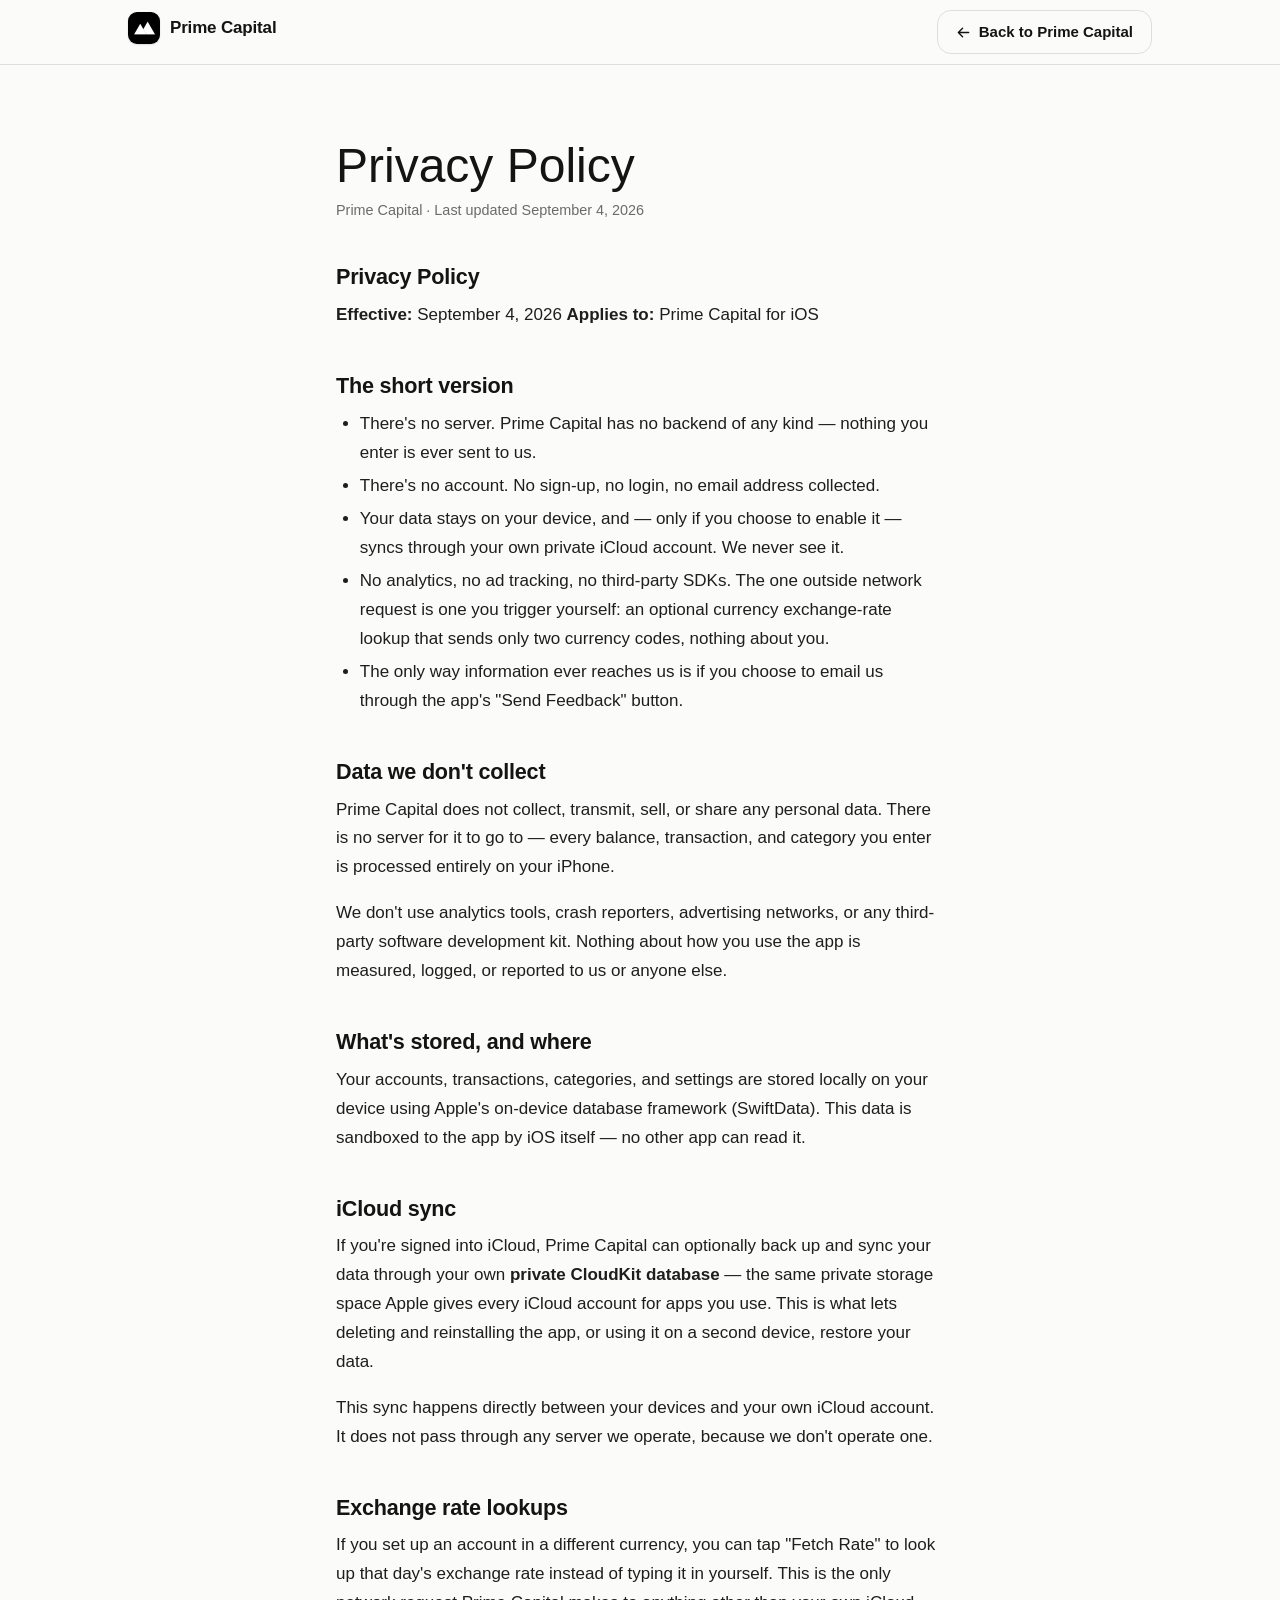
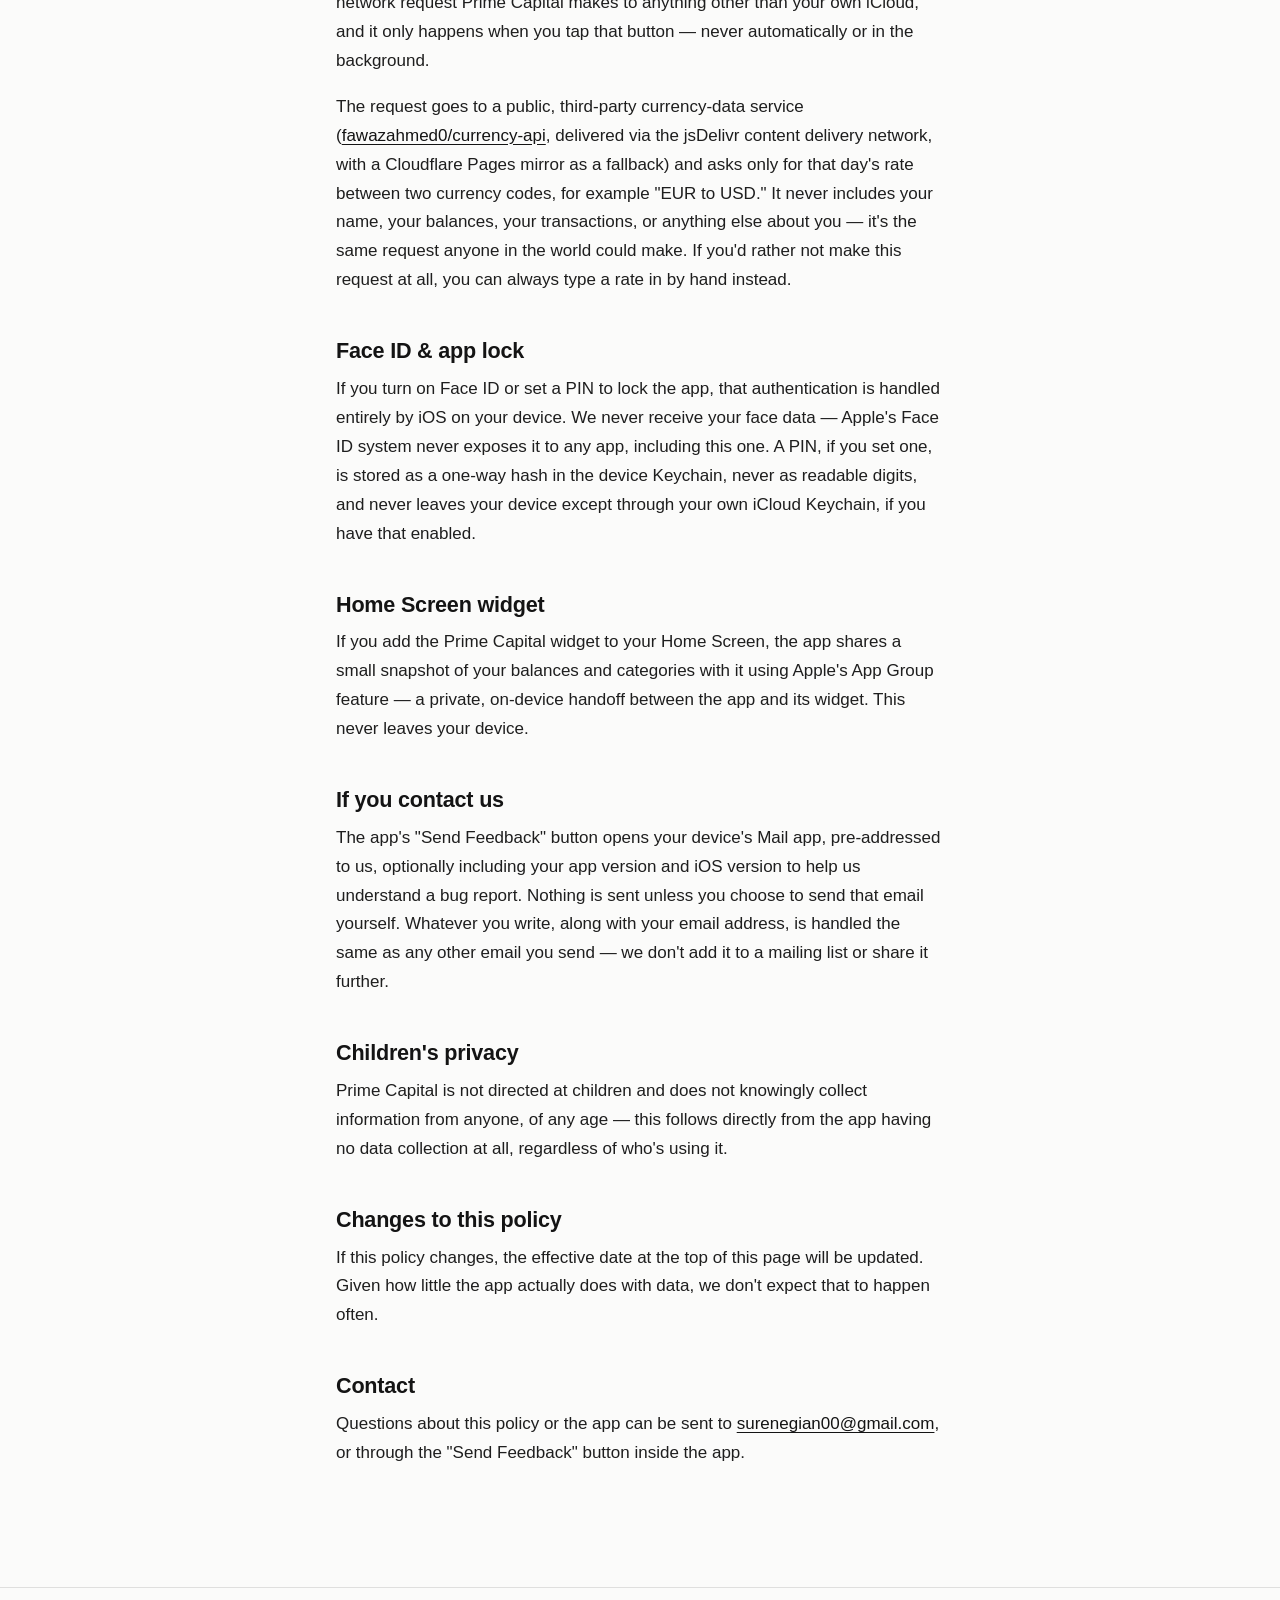
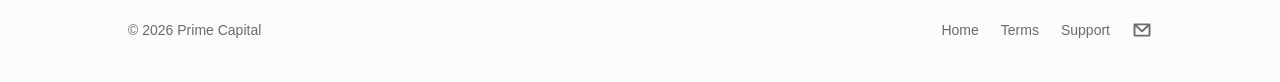
<file: privacy/index.html>
<!DOCTYPE html><html data-dpl-id="dpl_AqJ9EE7WdNhXR4HjAKg9FY8EVb3V" lang="en"><head><script>if('scrollRestoration' in history){history.scrollRestoration='manual';}window.scrollTo(0,0);</script><meta charSet="utf-8"/><meta name="viewport" content="width=device-width, initial-scale=1"/><link rel="preload" as="image" href="../assets/img/v1-86ff3b4995f993732fca-9cfdf38b9eba223c.webp"/><link rel="stylesheet" href="../assets/css/3cgp9wgn1jz2r.css" data-precedence="next"/><link rel="stylesheet" href="../assets/css/2yivp3fx_0wqo.css" data-precedence="next"/><link rel="stylesheet" href="../assets/css/42i-eaj0l7rw6.css" data-precedence="next"/><meta name="next-size-adjust" content=""/><title>Privacy Policy – Prime Capital</title><meta name="description" content="How Prime Capital handles your data: no server, no account, no analytics, and no ad tracking. Everything stays on your device or your own private iCloud."/><meta name="robots" content="index, follow"/><link rel="canonical" href="https://prime-capital-app.pages.dev/privacy/"/><meta property="og:title" content="Privacy Policy – Prime Capital"/><meta property="og:description" content="How Prime Capital handles your data: no server, no account, no analytics, and no ad tracking. Everything stays on your device or your own private iCloud."/><meta property="og:site_name" content="Prime Capital"/><meta property="og:image" content="https://prime-capital-app.pages.dev/assets/img/og-image.png"/><meta property="og:image:width" content="1200"/><meta property="og:image:height" content="630"/><meta property="og:image:alt" content="Prime Capital"/><meta property="og:type" content="website"/><meta name="twitter:card" content="summary_large_image"/><meta name="twitter:title" content="Privacy Policy – Prime Capital"/><meta name="twitter:description" content="How Prime Capital handles your data: no server, no account, no analytics, and no ad tracking. Everything stays on your device or your own private iCloud."/><meta name="twitter:image" content="https://prime-capital-app.pages.dev/assets/img/og-image.png"/><link rel="icon" href="../assets/img/v1-86ff3b4995f993732fca-9cfdf38b9eba223c.webp"/><link rel="apple-touch-icon" href="../assets/img/v1-86ff3b4995f993732fca-9cfdf38b9eba223c.webp"/><style>.alf-btn{border-radius:14px}html,body{background:#fbfbfa}.alf-cta-panel{background:var(--w-bg)}.alf-cta-panel:before{display:none}@media (max-width:760px){.alf-hero-glow{display:none}.alf-hero-copy .alf-badges{margin-bottom:28px}}</style></head><body class="antialiased"><div hidden=""><!--$--><!--/$--></div><div class="alf-site" style="--w-bg:#fbfbfa;--w-fg:#141414;--w-muted:#6b6b6b;--w-card:#ffffff;--w-border:rgba(20, 20, 20, 0.12);--w-band:#f0efec;--w-accent:#141414;--w-primary:#f3f3f1;--w-primary-fg:#141414;--w-secondary:#e8e7e3;--w-secondary-fg:#141414;--w-accent-fg:#ffffff;--w-accent-soft:rgba(20, 20, 20, 0.06);--w-accent-glow:rgba(20, 20, 20, 0.12);--w-accent-line:rgba(20, 20, 20, 0.35);--w-shadow:0 30px 80px -30px rgba(0,0,0,0.8);--w-font-display:ui-serif, "New York", Georgia, "Times New Roman", serif;--w-font-body:-apple-system, BlinkMacSystemFont, "SF Pro Text", system-ui, sans-serif;--w-display-tracking:-0.01em;--w-display-weight:600;--w-radius:14px;color-scheme:light"><header class="alf-nav"><div class="alf-container alf-nav-inner"><a href="../" aria-label="Prime Capital home"><span class="alf-brand"><img class="alf-logo" src="../assets/img/v1-86ff3b4995f993732fca-9cfdf38b9eba223c.webp" alt=""/><span>Prime Capital</span></span></a><a class="alf-btn alf-btn-ghost" href="../"><svg xmlns="http://www.w3.org/2000/svg" width="1em" height="1em" fill="currentColor" viewBox="0 0 256 256"><path d="M228,128a12,12,0,0,1-12,12H69l51.52,51.51a12,12,0,0,1-17,17l-72-72a12,12,0,0,1,0-17l72-72a12,12,0,0,1,17,17L69,116H216A12,12,0,0,1,228,128Z"></path></svg><span>Back to <!-- -->Prime Capital</span></a></div></header><main class="alf-doc"><div class="alf-container alf-doc-inner"><h1 class="alf-display">Privacy Policy</h1><p class="alf-doc-meta">Prime Capital<!-- --> · Last updated<!-- --> <!-- -->September 4, 2026</p><div class="alf-prose"><h2>Privacy Policy</h2><p><strong>Effective:</strong> September 4, 2026 <strong>Applies to:</strong> Prime Capital for iOS</p><h2>The short version</h2><ul><li>There&#x27;s no server. Prime Capital has no backend of any kind — nothing you enter is ever sent to us.</li><li>There&#x27;s no account. No sign-up, no login, no email address collected.</li><li>Your data stays on your device, and — only if you choose to enable it — syncs through your own private iCloud account. We never see it.</li><li>No analytics, no ad tracking, no third-party SDKs. The one outside network request is one you trigger yourself: an optional currency exchange-rate lookup that sends only two currency codes, nothing about you.</li><li>The only way information ever reaches us is if you choose to email us through the app&#x27;s &quot;Send Feedback&quot; button.</li></ul><h2>Data we don&#x27;t collect</h2><p>Prime Capital does not collect, transmit, sell, or share any personal data. There is no server for it to go to — every balance, transaction, and category you enter is processed entirely on your iPhone.</p><p>We don&#x27;t use analytics tools, crash reporters, advertising networks, or any third-party software development kit. Nothing about how you use the app is measured, logged, or reported to us or anyone else.</p><h2>What&#x27;s stored, and where</h2><p>Your accounts, transactions, categories, and settings are stored locally on your device using Apple&#x27;s on-device database framework (SwiftData). This data is sandboxed to the app by iOS itself — no other app can read it.</p><h2>iCloud sync</h2><p>If you&#x27;re signed into iCloud, Prime Capital can optionally back up and sync your data through your own <strong>private CloudKit database</strong> — the same private storage space Apple gives every iCloud account for apps you use. This is what lets deleting and reinstalling the app, or using it on a second device, restore your data.</p><p>This sync happens directly between your devices and your own iCloud account. It does not pass through any server we operate, because we don&#x27;t operate one.</p><h2>Exchange rate lookups</h2><p>If you set up an account in a different currency, you can tap &quot;Fetch Rate&quot; to look up that day&#x27;s exchange rate instead of typing it in yourself. This is the only network request Prime Capital makes to anything other than your own iCloud, and it only happens when you tap that button — never automatically or in the background.</p><p>The request goes to a public, third-party currency-data service (<a href="https://github.com/fawazahmed0/exchange-api" target="_blank" rel="noopener noreferrer">fawazahmed0/currency-api</a>, delivered via the jsDelivr content delivery network, with a Cloudflare Pages mirror as a fallback) and asks only for that day&#x27;s rate between two currency codes, for example &quot;EUR to USD.&quot; It never includes your name, your balances, your transactions, or anything else about you — it&#x27;s the same request anyone in the world could make. If you&#x27;d rather not make this request at all, you can always type a rate in by hand instead.</p><h2>Face ID &amp; app lock</h2><p>If you turn on Face ID or set a PIN to lock the app, that authentication is handled entirely by iOS on your device. We never receive your face data — Apple&#x27;s Face ID system never exposes it to any app, including this one. A PIN, if you set one, is stored as a one-way hash in the device Keychain, never as readable digits, and never leaves your device except through your own iCloud Keychain, if you have that enabled.</p><h2>Home Screen widget</h2><p>If you add the Prime Capital widget to your Home Screen, the app shares a small snapshot of your balances and categories with it using Apple&#x27;s App Group feature — a private, on-device handoff between the app and its widget. This never leaves your device.</p><h2>If you contact us</h2><p>The app&#x27;s &quot;Send Feedback&quot; button opens your device&#x27;s Mail app, pre-addressed to us, optionally including your app version and iOS version to help us understand a bug report. Nothing is sent unless you choose to send that email yourself. Whatever you write, along with your email address, is handled the same as any other email you send — we don&#x27;t add it to a mailing list or share it further.</p><h2>Children&#x27;s privacy</h2><p>Prime Capital is not directed at children and does not knowingly collect information from anyone, of any age — this follows directly from the app having no data collection at all, regardless of who&#x27;s using it.</p><h2>Changes to this policy</h2><p>If this policy changes, the effective date at the top of this page will be updated. Given how little the app actually does with data, we don&#x27;t expect that to happen often.</p><h2>Contact</h2><p>Questions about this policy or the app can be sent to <a href="mailto:surenegian00@gmail.com" target="_blank" rel="noopener noreferrer">surenegian00@gmail.com</a>, or through the &quot;Send Feedback&quot; button inside the app.</p></div></div></main><footer class="alf-footer"><div class="alf-container alf-footer-inner"><div>© <!-- -->2026<!-- --> <!-- -->Prime Capital</div><ul class="alf-footer-links"><li><a href="../">Home</a></li><li><a href="../terms/">Terms</a></li><li><a href="../support/">Support</a></li><li><a href="mailto:surenegian00@gmail.com"><span class="alf-sr-only">Email</span><svg xmlns="http://www.w3.org/2000/svg" width="1em" height="1em" fill="currentColor" viewBox="0 0 256 256" aria-hidden="true"><path d="M224,44H32A12,12,0,0,0,20,56V192a20,20,0,0,0,20,20H216a20,20,0,0,0,20-20V56A12,12,0,0,0,224,44ZM193.15,68,128,127.72,62.85,68ZM44,188V83.28l75.89,69.57a12,12,0,0,0,16.22,0L212,83.28V188Z"></path></svg></a></li></ul></div></footer></div><!--$--><!--/$--><div data-rht-toaster="" style="position:fixed;z-index:9999;top:16px;left:16px;right:16px;bottom:16px;pointer-events:none"></div></body></html>
</file>
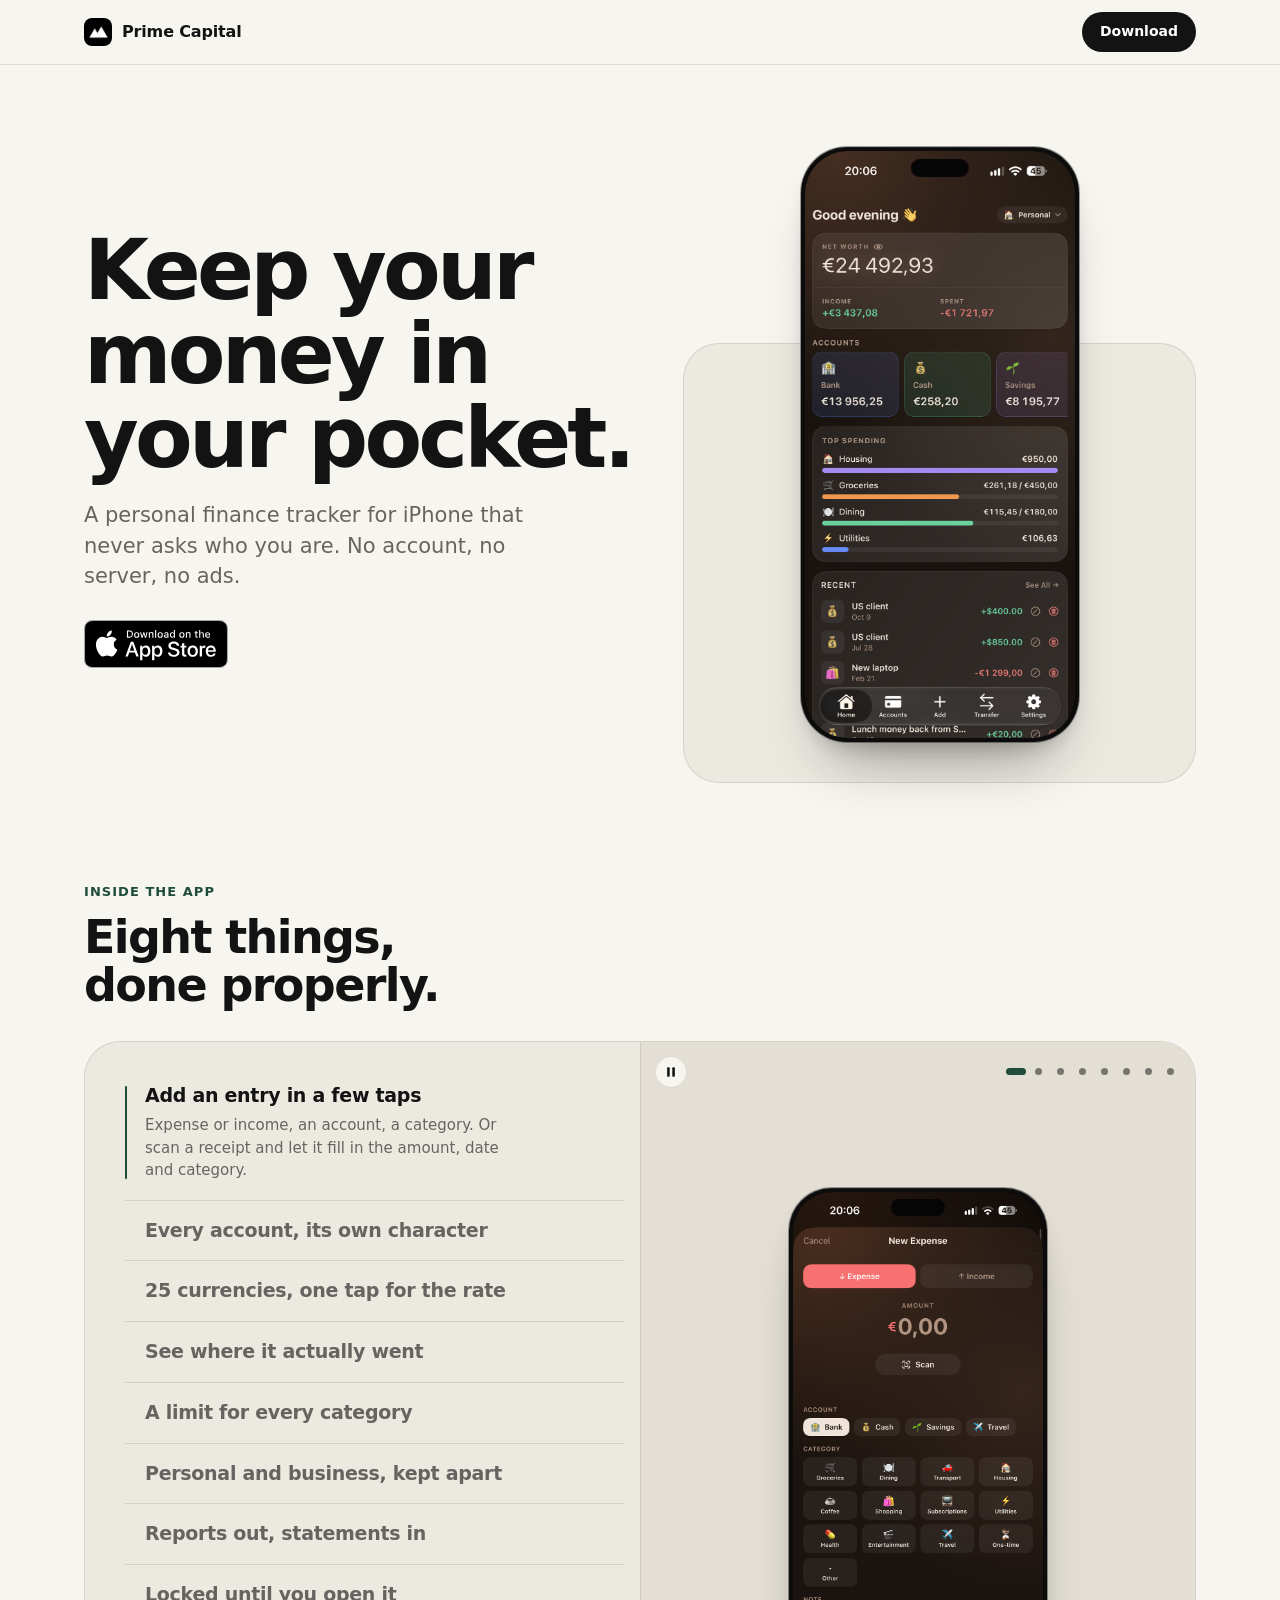
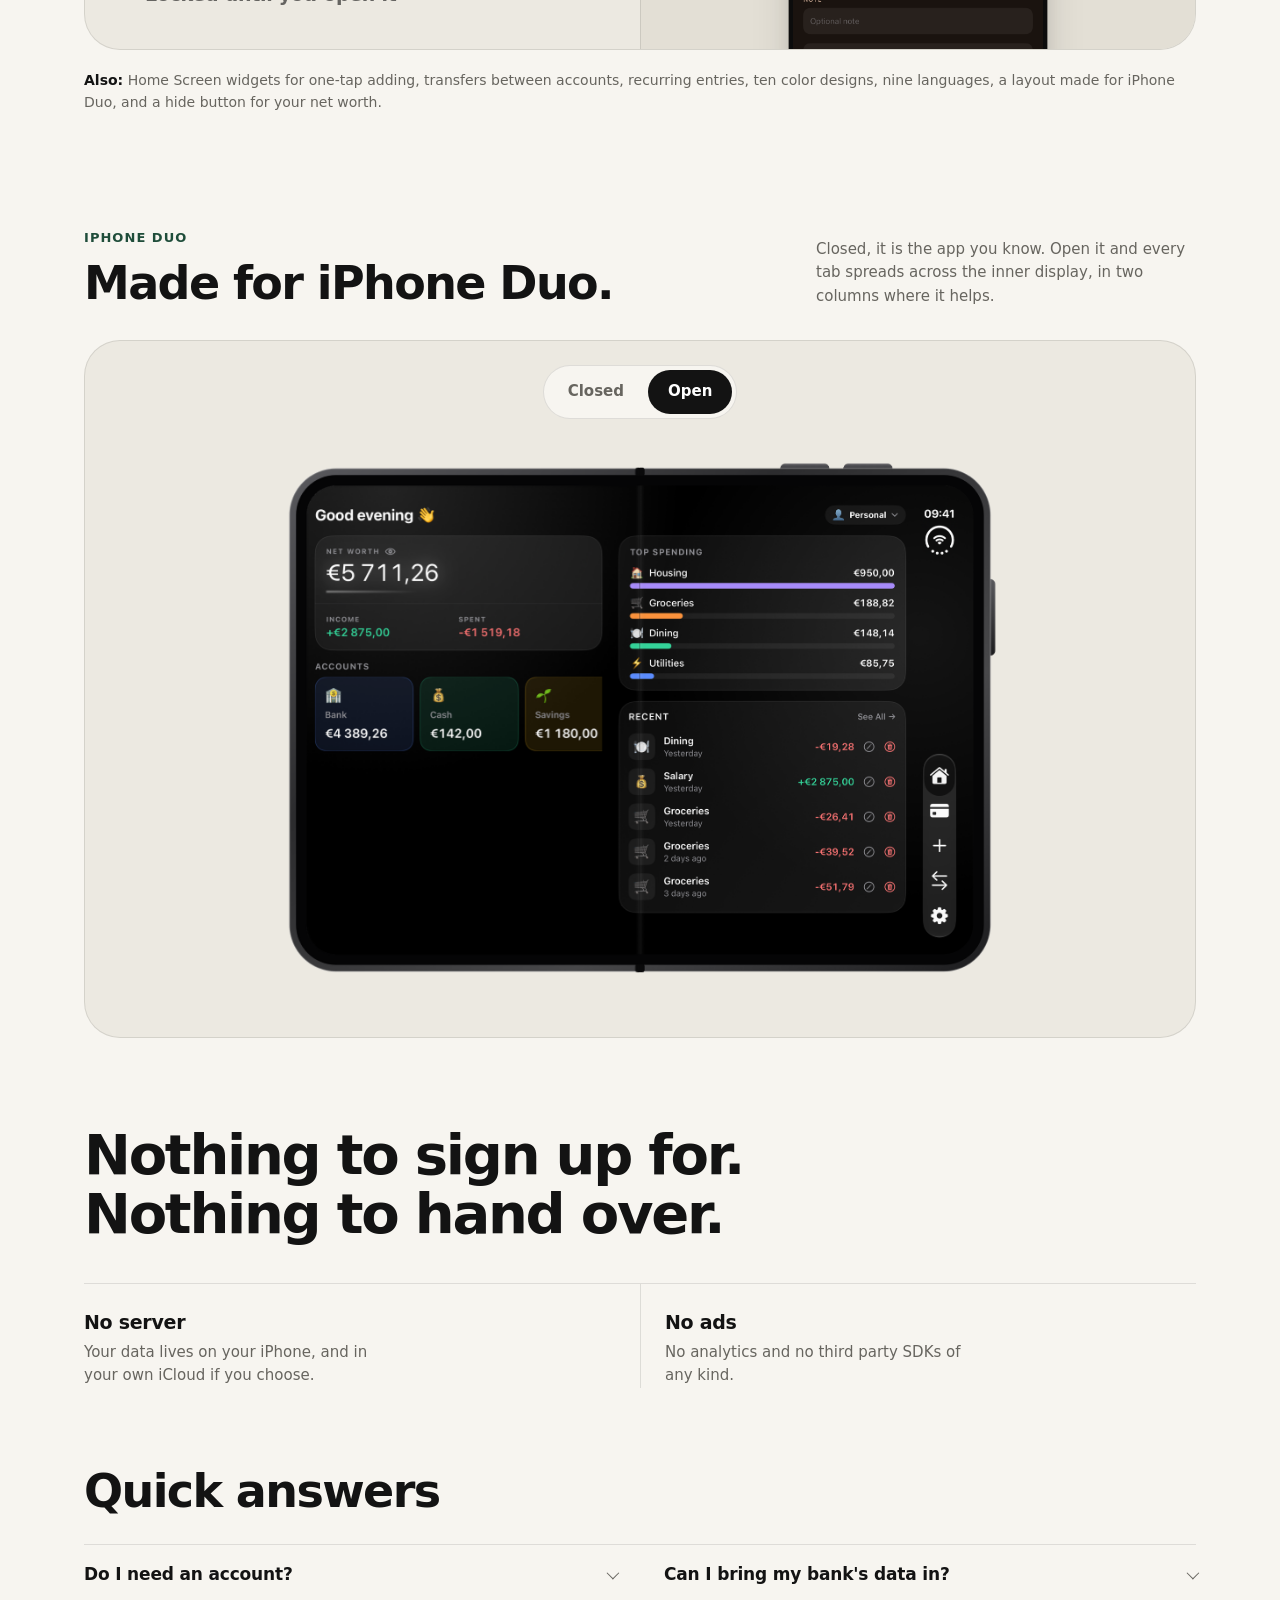
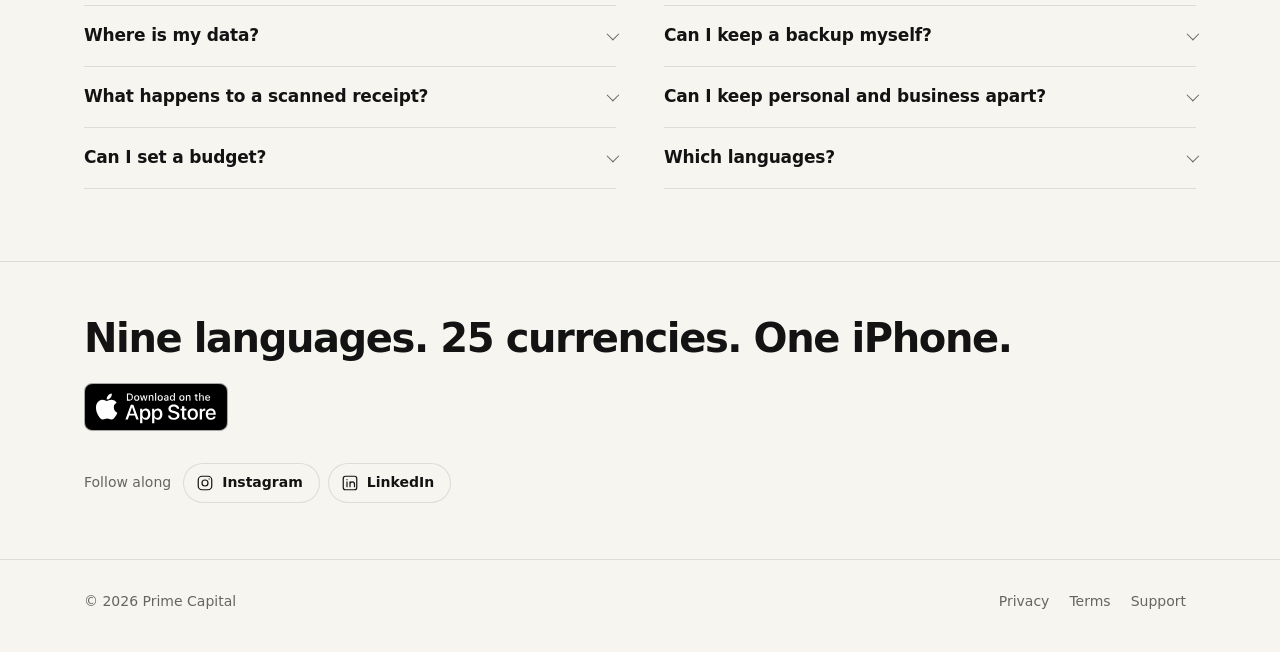
<file: site/index.html>
<!doctype html>
<!-- Home page template. generator.py injects the SEO block into <head> and writes site/index.html.
     Notes carried over from earlier phone-mockup bugs: explicit width+height (never aspect-ratio + min()),
     box-sizing:content-box on the frame, object-fit:contain on screenshots, and every dimension scales
     off the single --w variable so bezel, radius and island stay proportional. -->
<html lang="en">
<head>
<meta charset="utf-8">
<meta name="viewport" content="width=device-width, initial-scale=1">
<title>Prime Capital — Privacy-First Personal Finance for iPhone</title>
<meta name="description" content="Prime Capital is a local-first personal finance tracker for iPhone with no server, no sign-up, and no ads. Your accounts and transactions stay on your device or your own private iCloud — never on ours. Available in English, German, Spanish, French, Italian, Dutch, Portuguese, Russian, and Armenian.">
<link rel="canonical" href="https://prime-capital-app.pages.dev/">
<meta name="theme-color" content="#f7f5f0">
<meta name="apple-itunes-app" content="app-id=6792149434">
<link rel="icon" href="assets/img/v1-86ff3b4995f993732fca-9cfdf38b9eba223c.webp">
<link rel="apple-touch-icon" href="assets/img/v1-86ff3b4995f993732fca-9cfdf38b9eba223c.webp">
<link rel="preload" as="image" href="assets/img/shot-dashboard-780.webp">
<meta property="og:type" content="website">
<meta property="og:site_name" content="Prime Capital">
<meta property="og:title" content="Prime Capital — Privacy-First Personal Finance for iPhone">
<meta property="og:description" content="Prime Capital is a local-first personal finance tracker for iPhone with no server, no sign-up, and no ads. Your accounts and transactions stay on your device or your own private iCloud — never on ours. Available in English, German, Spanish, French, Italian, Dutch, Portuguese, Russian, and Armenian.">
<meta property="og:url" content="https://prime-capital-app.pages.dev/">
<meta property="og:image" content="https://prime-capital-app.pages.dev/assets/img/og-image.png">
<meta property="og:image:width" content="1200">
<meta property="og:image:height" content="630">
<meta property="og:image:alt" content="Prime Capital">
<meta name="twitter:card" content="summary_large_image">
<meta name="twitter:title" content="Prime Capital — Privacy-First Personal Finance for iPhone">
<meta name="twitter:description" content="Prime Capital is a local-first personal finance tracker for iPhone with no server, no sign-up, and no ads. Your accounts and transactions stay on your device or your own private iCloud — never on ours. Available in English, German, Spanish, French, Italian, Dutch, Portuguese, Russian, and Armenian.">
<meta name="twitter:image" content="https://prime-capital-app.pages.dev/assets/img/og-image.png">
<script type="application/ld+json">{"@context": "https://schema.org", "@type": "SoftwareApplication", "name": "Prime Capital", "operatingSystem": "iOS", "applicationCategory": "FinanceApplication", "url": "https://prime-capital-app.pages.dev/", "downloadUrl": "https://apps.apple.com/app/id6792149434", "description": "Prime Capital is a local-first personal finance tracker for iPhone with no server, no sign-up, and no ads. Your accounts and transactions stay on your device or your own private iCloud — never on ours. Available in English, German, Spanish, French, Italian, Dutch, Portuguese, Russian, and Armenian.", "inLanguage": ["en", "de", "es", "fr", "it", "nl", "pt", "ru", "hy"], "sameAs": ["https://www.linkedin.com/company/prime-capital-finance", "https://www.instagram.com/primecapitalapp"]}</script>
<style>
:root{
  --bg:#f7f5f0; --stone:#ecE9e1; --stone2:#e3dfd5; --ink:#131313; --muted:#67655f; --hair:rgba(19,19,19,.11);
  --accent:#1f4d3a;
  --sans:-apple-system,BlinkMacSystemFont,"SF Pro Display","SF Pro Text",system-ui,sans-serif;
  --ease:cubic-bezier(.32,.72,0,1);
}
*{box-sizing:border-box;margin:0}
html{background:var(--bg);scroll-behavior:smooth}
body{font:16px/1.55 var(--sans);color:var(--ink);background:var(--bg);-webkit-font-smoothing:antialiased;overflow-x:hidden}
a{color:inherit}
.wrap{max-width:1160px;margin:0 auto;padding:0 24px}
:focus-visible{outline:2px solid var(--accent);outline-offset:3px;border-radius:10px}

/* header */
header{position:sticky;top:0;z-index:20;background:rgba(247,245,240,.96);border-bottom:1px solid var(--hair)}
header .wrap{display:flex;align-items:center;justify-content:space-between;height:64px}
.brand{display:flex;align-items:center;gap:10px;font-weight:600;font-size:16px;letter-spacing:-.01em;text-decoration:none}
.brand img{width:28px;height:28px;border-radius:8px}
.btn{display:inline-flex;align-items:center;min-height:40px;padding:0 18px;border-radius:999px;background:var(--ink);color:#fff;font-weight:600;font-size:14px;text-decoration:none;transition:transform .35s var(--ease),background .3s}
.btn:active{transform:scale(.97)}
@media (hover:hover){.btn:hover{background:#000}}

/* type */
h1{font-size:clamp(44px,6.6vw,84px);line-height:1;letter-spacing:-.045em;font-weight:600;max-width:680px;text-wrap:balance}
h2{font-size:clamp(30px,4vw,46px);line-height:1.04;letter-spacing:-.035em;font-weight:600;max-width:680px;text-wrap:balance}
.lede{margin-top:20px;font-size:clamp(18px,1.8vw,21px);line-height:1.45;color:var(--muted);max-width:480px;text-wrap:pretty}
.cta{margin-top:28px;display:flex;align-items:center;gap:16px;flex-wrap:wrap}
.cta img{height:48px;display:block;transition:transform .35s var(--ease)}
.cta a:active img{transform:scale(.97)}
.eyebrow{font-size:13px;font-weight:600;letter-spacing:.08em;text-transform:uppercase;color:var(--accent)}

/* phone */
.phone{--w:260px;box-sizing:content-box;position:relative;width:var(--w);height:calc(var(--w)*2.1727);padding:4px;border-radius:calc(var(--w)*.17);background:#0c0c0c;box-shadow:0 0 0 1px rgba(0,0,0,.35),0 1px 0 rgba(255,255,255,.08) inset,0 40px 60px -30px rgba(19,19,19,.45),0 12px 24px -12px rgba(19,19,19,.25);flex:none}
.phone img{display:block;width:100%;height:100%;object-fit:contain;border-radius:calc(var(--w)*.157);background:#000;pointer-events:none;-webkit-user-drag:none;user-select:none;-webkit-user-select:none}
.phone:after{content:"";position:absolute;left:50%;top:calc(var(--w)*.0462);width:21%;height:calc(var(--w)*.0654);transform:translateX(-50%);border-radius:calc(var(--w)*.0346);background:#050505;z-index:2147483000;pointer-events:none}

/* hero */
.hero{display:grid;grid-template-columns:1.05fr .95fr;gap:32px;align-items:center;padding:48px 24px 40px;max-width:1160px;margin:0 auto}
.stage{position:relative;background:var(--stone);border:1px solid var(--hair);border-radius:36px;height:440px;margin-top:230px;overflow:visible;display:flex;justify-content:center;align-items:flex-end}
.stage .phone{--w:270px;margin-bottom:40px;transform-style:preserve-3d;will-change:transform}
.note{position:absolute;left:20px;bottom:20px;z-index:2;display:flex;align-items:center;gap:10px;padding:10px 14px 10px 10px;border-radius:16px;background:rgba(247,245,240,.78);backdrop-filter:blur(14px);-webkit-backdrop-filter:blur(14px);border:1px solid rgba(255,255,255,.7);font-size:13px;font-weight:600;line-height:1.3;box-shadow:0 10px 24px -14px rgba(19,19,19,.35)}
.note i{width:30px;height:30px;border-radius:9px;background:var(--ink);display:grid;place-items:center;flex:none}
.note svg{width:16px;height:16px;stroke:#fff;fill:none;stroke-width:1.8;stroke-linecap:round;stroke-linejoin:round}
.note small{display:block;font-weight:400;color:var(--muted);font-size:12px}

/* showcase */
.show{padding-top:56px;padding-bottom:24px}
.show-head{display:flex;justify-content:space-between;align-items:end;gap:24px;flex-wrap:wrap}
.card{margin-top:32px;display:grid;grid-template-columns:1fr 1fr;background:var(--stone);border:1px solid var(--hair);border-radius:36px;overflow:hidden;min-height:560px}
.tabs{display:flex;flex-direction:column;justify-content:center;padding:24px 16px 24px 40px}
.tab{position:relative;text-align:left;font:inherit;background:none;border:0;border-top:1px solid var(--hair);padding:18px 0 18px 20px;cursor:pointer;color:var(--muted);transition:color .6s cubic-bezier(.4,0,.2,1),background-color .6s cubic-bezier(.4,0,.2,1),border-color .6s cubic-bezier(.4,0,.2,1)}
.tab:first-child{border-top:0}
.tab:before,.tab .bar{content:"";position:absolute;left:0;top:20px;bottom:20px;width:2px;border-radius:2px}
.tab:before{background:var(--hair);transform:scaleY(0);transform-origin:center;transition:transform .7s cubic-bezier(.4,0,.2,1)}
.tab .bar{background:var(--accent);transform:scaleY(0);transform-origin:top;will-change:transform}
.tab .th{display:block;font-size:19px;font-weight:600;letter-spacing:-.015em;line-height:1.25;color:var(--ink);opacity:.62;transition:opacity .6s cubic-bezier(.4,0,.2,1),color .6s cubic-bezier(.4,0,.2,1)}
.tab .th .s{display:none}
.tab .tp{display:block;height:0;overflow:hidden;opacity:0;font-size:15px;line-height:1.5;color:var(--muted);max-width:380px;transition:height .8s cubic-bezier(.4,0,.2,1),opacity .7s cubic-bezier(.4,0,.2,1) .1s,margin .6s cubic-bezier(.4,0,.2,1)}
.tab[aria-selected="true"] .th{opacity:1}
.tab[aria-selected="true"]:before{transform:scaleY(1)}
.card.noauto .tab[aria-selected="true"] .bar{transform:scaleY(1)}
.tab[aria-selected="true"] .tp{height:calc(15px*1.5*3);opacity:1;margin-top:6px}
@media (hover:hover){.tab:hover .th{opacity:1}}
.view{position:relative;background:var(--stone2);display:flex;justify-content:center;align-items:flex-end;overflow:hidden;border-left:1px solid var(--hair)}
.view .phone{--w:250px;margin-top:40px;margin-bottom:-90px;cursor:pointer;touch-action:pan-y;-webkit-tap-highlight-color:transparent}
.dots{position:absolute;top:14px;right:14px;z-index:3;display:flex}
.dots button{width:22px;height:30px;border:0;background:none;padding:0;cursor:pointer;display:grid;place-items:center}
.dots button:before{content:"";width:7px;height:7px;border-radius:50%;background:rgba(19,19,19,.52);transition:width .7s cubic-bezier(.4,0,.2,1),background-color .6s cubic-bezier(.4,0,.2,1)}
.dots button[aria-current="true"]:before{width:20px;border-radius:4px;background:var(--accent)}
.pp{position:absolute;top:8px;left:8px;z-index:3;width:44px;height:44px;padding:0;border:0;background:none;color:var(--ink);cursor:pointer;display:grid;place-items:center;-webkit-tap-highlight-color:transparent}
.pp:before{content:"";position:absolute;inset:6px;border-radius:50%;background:var(--bg);border:1px solid var(--hair);transition:transform .1s ease-out}
.pp:active:before{transform:scale(.94)}
.pp:focus-visible{outline:2px solid var(--accent);outline-offset:-2px;border-radius:50%}
.pp svg{position:relative;width:12px;height:12px;fill:currentColor}
.card:not(.noauto) .pp .i-play,.card.noauto .pp .i-pause{display:none}
.view .phone img{position:absolute;inset:4px;width:calc(100% - 8px);height:calc(100% - 8px);opacity:0;z-index:1;transition:opacity 0s linear 1s}
.view .phone img.on{opacity:1;z-index:2;transition:opacity 1s cubic-bezier(.4,0,.2,1)}
.also{margin-top:20px;font-size:14px;color:var(--muted)}
.also b{color:var(--ink);font-weight:600}

/* privacy band */
.band{padding-top:88px;padding-bottom:8px}
.band p.big{font-size:clamp(30px,4.6vw,56px);line-height:1.04;letter-spacing:-.04em;font-weight:600;max-width:680px}
.band .w{color:rgba(19,19,19,.22);transition:color .7s var(--ease)}
.band .w.on{color:var(--ink)}
.facts{margin-top:40px;display:grid;grid-template-columns:repeat(2,1fr);border-top:1px solid var(--hair)}
.fact{padding:24px 24px 0 0}
.fact+.fact{padding-left:24px;border-left:1px solid var(--hair)}
.fact b{display:block;font-size:19px;font-weight:600;letter-spacing:-.015em}
.fact span{display:block;margin-top:4px;color:var(--muted);font-size:15px;max-width:300px}

/* faq */
.faqs{padding-top:72px}
.faq{margin-top:28px;display:grid;grid-template-columns:1fr 1fr;column-gap:48px;align-items:start;border-top:1px solid var(--hair)}
.faq .col{display:flex;flex-direction:column;min-width:0}
details{border-bottom:1px solid var(--hair)}
summary{cursor:pointer;list-style:none;display:flex;justify-content:space-between;gap:16px;align-items:center;min-height:60px;font-size:17px;font-weight:600;letter-spacing:-.01em}
summary::-webkit-details-marker{display:none}
summary{transition:background-color .25s;-webkit-tap-highlight-color:transparent}
summary:active{background:rgba(19,19,19,.05)}
a,button,summary{touch-action:manipulation}
summary:after{content:"";flex:none;width:8px;height:8px;border-right:1.5px solid var(--muted);border-bottom:1.5px solid var(--muted);transform:rotate(45deg) translateY(-2px)}
details[open]:not(.closing) summary:after{transform:rotate(225deg) translateY(-2px)}
summary:after{transition:transform .5s cubic-bezier(.4,0,.2,1)}
details p{padding:0 0 20px;color:var(--muted);font-size:15px;max-width:460px}

/* close */
.end{margin-top:72px;border-top:1px solid var(--hair);padding:56px 0}
.end .wrap{display:flex;flex-direction:column;align-items:flex-start;gap:24px}
.end h2{font-size:clamp(28px,3.4vw,40px);max-width:none;text-wrap:balance}
.end .cta{margin-top:0}
footer{border-top:1px solid var(--hair);padding:20px 0 28px;font-size:14px;color:var(--muted)}
footer .wrap{display:flex;justify-content:space-between;align-items:center;gap:16px;flex-wrap:wrap}
footer a{text-decoration:none;display:inline-flex;min-height:44px;align-items:center;padding:0 10px}
.follow{display:flex;align-items:center;gap:8px;flex-wrap:wrap;margin-top:8px;font-size:14px}
.follow span{color:var(--muted);margin-right:4px}
.follow a{display:inline-flex;align-items:center;gap:8px;min-height:40px;padding:0 16px 0 12px;border:1px solid var(--hair);border-radius:999px;color:var(--ink);font-weight:600;text-decoration:none;background:var(--bg);transition:border-color .3s,background-color .3s}
@media (hover:hover){.follow a:hover{border-color:rgba(19,19,19,.35)}}
.follow svg{width:18px;height:18px;fill:none;stroke:currentColor;stroke-width:1.6;stroke-linecap:round;stroke-linejoin:round}
@media (max-width:480px){footer{font-size:13px}footer .wrap{gap:0 4px}footer a{padding:0 6px}}

.rv{opacity:0;transform:translateY(20px);transition:opacity .8s var(--ease),transform .8s var(--ease)}
.rv.in{opacity:1;transform:none}
@media (prefers-reduced-motion:reduce){.rv{opacity:1;transform:none;filter:none;transition:none}.band .w{color:var(--ink);transition:none}.tab .tp,.tab:before,.view .phone img,.cap{transition:none!important}.view .phone img{transform:none!important}}
@media (prefers-reduced-transparency:reduce){header,.note{background:var(--bg);backdrop-filter:none}}
@media (max-width:900px){
  .hero{grid-template-columns:1fr;padding-top:32px}
  .stage{height:400px;margin-top:170px;border-radius:28px}
  .stage .phone{--w:240px;margin-bottom:32px}
  .card{grid-template-columns:1fr;border-radius:28px;min-height:0}
  .tabs{flex-direction:row;justify-content:flex-start;overflow-x:auto;padding:16px;gap:8px;scrollbar-width:none}
  .tabs::-webkit-scrollbar{display:none}
  .tab{flex:none;border:1px solid var(--hair);border-radius:999px;padding:0 16px;min-height:44px;display:flex;align-items:center;background:var(--bg)}
  .tab:first-child{border-top:1px solid var(--hair)}
  .tab:before{display:none}
  .tab .bar{display:block;left:18px;right:18px;top:auto;bottom:7px;width:auto;height:2px;background:rgba(255,255,255,.6);transform:scaleX(0);transform-origin:left;will-change:auto}
  .tab .th{font-size:15px}.tab .th .l{display:none}.tab .th .s{display:inline}
  .tab .tp{display:none}
  .tab[aria-selected="true"]{background:var(--ink);border-color:var(--ink)}
  .tab[aria-selected="true"] .th{color:#fff}
  .view{border-left:0;border-top:1px solid var(--hair);height:470px;flex-direction:column;align-items:center;justify-content:flex-start}
  .dots{display:none}
  .view .phone{--w:220px;margin-top:4px;margin-bottom:0}
  .cap{display:block;min-height:calc(15px*1.55*4 + 24px)}
  .facts{grid-template-columns:1fr}
  .fact,.fact+.fact{padding:20px 0;border-left:0;border-bottom:1px solid var(--hair)}
  .faq{grid-template-columns:1fr}
  .band{padding-top:64px}
}
.cap{display:none;transition:opacity .75s cubic-bezier(.4,0,.2,1),transform .75s cubic-bezier(.22,1,.36,1);padding:20px 24px 4px;font-size:15px;color:var(--muted);background:var(--stone)}
@media (max-width:900px){.cap{display:block}}
.cap.swap{opacity:0;transform:translateY(6px);transition-duration:.32s,.32s}
/* iPhone Duo: the cover swings open around the hinge like a book */
.duo{padding-top:88px}
.duo-head{display:flex;justify-content:space-between;align-items:end;gap:24px;flex-wrap:wrap}
.duo-head p{color:var(--muted);font-size:15px;max-width:380px}
.duo-card{margin-top:32px;background:var(--stone);border:1px solid var(--hair);border-radius:36px;padding:24px 24px 56px;display:flex;flex-direction:column;align-items:center;gap:40px}
.seg{display:flex;gap:4px;padding:4px;border:1px solid var(--hair);border-radius:999px;background:var(--bg)}
.seg button{font:inherit;font-size:15px;font-weight:600;min-height:44px;padding:0 20px;border:0;border-radius:999px;background:none;color:var(--muted);cursor:pointer;-webkit-tap-highlight-color:transparent;transition:background-color .4s var(--ease),color .4s var(--ease),transform .1s ease-out}
.seg button:active{transform:scale(.97)}
.seg button[aria-pressed="true"]{background:var(--ink);color:#fff}
.seg button:focus-visible{outline:2px solid var(--accent);outline-offset:2px}
.duo-dev{--dw:720px;--t:.9s cubic-bezier(.65,0,.35,1);position:relative;width:var(--dw);height:calc(var(--dw)*.7255);perspective:calc(var(--dw)*3);transform:translateX(-25%);transition:transform var(--t);will-change:transform;cursor:pointer;-webkit-tap-highlight-color:transparent}
.duo-dev.open{transform:none}   /* slide only, never scale: WebKit re-rasterizes a scaling 3D subtree (start stutter, end sharpen) */
.duo-dev .half{position:absolute;top:0;left:50%;width:50%;height:100%}
.duo-dev .r{opacity:0;transition:opacity .14s linear .44s}   /* the base fades in while the cover sweeps 32→96° off it
   (.32–.46s opening, mirrored .44–.58s closing): invisible around a near-flat cover, no pop, no gap at edge-on */
.duo-dev.open .r{opacity:1;transition-delay:.32s}
.duo-dev:before{content:"";position:absolute;left:50%;top:1.8%;bottom:1.8%;width:4px;margin-left:-2px;background:#060607;opacity:0;transition:opacity .14s linear .44s}   /* fills the hairline Safari leaves between the two open halves */
.duo-dev.open:before{opacity:1;transition-delay:.32s}
.duo-dev .cover{transform-origin:left center;transform-style:preserve-3d;transition:transform var(--t);will-change:transform}
.duo-dev.open .cover{transform:rotateY(-180deg)}
.duo-dev .face{position:absolute;inset:0;backface-visibility:hidden;-webkit-backface-visibility:hidden}
.duo-dev .back{transform:rotateY(180deg)}
.duo-dev img{display:block;pointer-events:none;user-select:none;-webkit-user-select:none;-webkit-user-drag:none}
.duo-dev img{width:100%;height:100%;object-fit:contain;object-position:left center}
.duo-dev .front img{object-fit:fill}   /* outer frame is ~4% off the open half; match it exactly so nothing peeks */
.duo-dev .r img,.duo-dev .back img{object-fit:cover}   /* each half of the open screen, no clipping box needed */
.duo-dev .r img{object-position:right center}
@media (max-width:820px){.duo-card{padding:16px 16px 40px;border-radius:28px;gap:32px}.duo-dev{--dw:calc(100vw - 82px)}}
@media (prefers-reduced-motion:reduce){.duo-dev,.duo-dev .cover,.duo-dev .r,.duo-dev:before{transition:none}}
</style>
</head>
<body>
<header><div class="wrap">
  <a class="brand" href="./"><img src="assets/img/v1-86ff3b4995f993732fca-9cfdf38b9eba223c.webp" alt="">Prime Capital</a>
  <a class="btn" href="https://apps.apple.com/app/id6792149434">Download</a>
</div></header>

<main>
<section class="hero">
  <div class="rv">
    <h1>Keep your money in your pocket.</h1>
    <p class="lede">A personal finance tracker for iPhone that never asks who you are. No account, no server, no ads.</p>
    <div class="cta"><a href="https://apps.apple.com/app/id6792149434"><img src="assets/img/app-store-badge.svg" alt="Download on the App Store"></a></div>
  </div>
  <div class="stage rv">
    <div class="phone" id="tilt"><img src="assets/img/shot-dashboard-780.webp" alt="Dashboard: net worth, accounts and recent activity"></div>
  </div>
</section>

<section class="wrap show">
  <div class="show-head rv"><div><span class="eyebrow">Inside the app</span><h2 style="margin-top:10px">Eight things, done properly.</h2></div></div>
  <div class="card rv">
    <div class="tabs" id="tabs" role="tablist" aria-label="Features"></div>
    <div class="cap" id="cap"></div>
    <div class="view"><button type="button" class="pp" id="pp" aria-label="Pause the slideshow"><svg class="i-pause" viewBox="0 0 14 14" aria-hidden="true"><rect x="2.5" y="1.5" width="3" height="11" rx="1"/><rect x="8.5" y="1.5" width="3" height="11" rx="1"/></svg><svg class="i-play" viewBox="0 0 14 14" aria-hidden="true"><path d="M3.5 2.2v9.6a.8.8 0 0 0 1.2.7l8-4.8a.8.8 0 0 0 0-1.4l-8-4.8a.8.8 0 0 0-1.2.7z"/></svg></button><div class="dots" id="dots" aria-hidden="true"></div><div class="phone" id="view" role="tabpanel" aria-labelledby="t0"></div></div>
  </div>
  <p class="also rv"><b>Also:</b> Home Screen widgets for one-tap adding, transfers between accounts, recurring entries, ten color designs, nine languages, a layout made for iPhone Duo, and a hide button for your net worth.</p>
</section>

<section class="wrap duo" aria-labelledby="duo-h">
  <div class="duo-head rv"><div><span class="eyebrow">iPhone Duo</span><h2 id="duo-h" style="margin-top:10px">Made for iPhone Duo.</h2></div><p>Closed, it is the app you know. Open it and every tab spreads across the inner display, in two columns where it helps.</p></div>
  <div class="duo-card rv">
    <div class="seg" role="group" aria-label="iPhone Duo"><button type="button" aria-pressed="true" data-open="0">Closed</button><button type="button" aria-pressed="false" data-open="1">Open</button></div>
    <div class="duo-dev" id="duo" role="img" aria-label="Prime Capital on iPhone Duo, closed">
      <div class="half r"><img src="assets/img/duo-open.webp" alt="" decoding="async"></div>
      <div class="half cover"><div class="face front"><img src="assets/img/duo-closed.webp" alt="" decoding="async"></div><div class="face back"><img src="assets/img/duo-open.webp" alt="" decoding="async"></div></div>
    </div>
  </div>
</section>

<section class="wrap band">
  <p class="big" id="tag"></p>
  <div class="facts rv">
    <div class="fact"><b>No server</b><span>Your data lives on your iPhone, and in your own iCloud if you choose.</span></div>
    <div class="fact"><b>No ads</b><span>No analytics and no third party SDKs of any kind.</span></div>
  </div>
</section>

<section class="wrap faqs">
  <h2 class="rv">Quick answers</h2>
  <div class="faq rv">
    <div class="col">
      <details><summary>Do I need an account?</summary><p>No. Download it and start. There is nothing to sign up for.</p></details>
      <details><summary>Where is my data?</summary><p>On your iPhone. If you turn sync on, it is backed up to your own private iCloud, which we never see.</p></details>
      <details><summary>What happens to a scanned receipt?</summary><p>It is read on your iPhone to fill in the amount, date and category. It is never stored.</p></details>
      <details><summary>Can I set a budget?</summary><p>Yes. Give any category a monthly spending limit. If an entry takes you over it, the app tells you and lets you raise the limit for just this month or for good.</p></details>
    </div>
    <div class="col">
      <details><summary>Can I bring my bank's data in?</summary><p>Yes. Import an OFX, QFX or CSV export and match its columns in a few taps.</p></details>
      <details><summary>Can I keep a backup myself?</summary><p>Yes. Save a local copy from Data and Reports and restore from it later. It includes every profile.</p></details>
      <details><summary>Can I keep personal and business apart?</summary><p>Yes. Add a profile for each, with its own accounts, categories, budgets and look. Switch from the top of the dashboard, and pick which one opens first.</p></details>
      <details><summary>Which languages?</summary><p>English, German, Spanish, French, Italian, Dutch, Portuguese, Russian and Armenian.</p></details>
    </div>
  </div>
</section>

<section class="end"><div class="wrap">
  <h2 class="rv">Nine languages. 25&nbsp;currencies. One iPhone.</h2>
  <div class="cta rv"><a href="https://apps.apple.com/app/id6792149434"><img src="assets/img/app-store-badge.svg" alt="Download on the App Store"></a></div>
  <nav class="follow rv" aria-label="Follow along"><span>Follow along</span>
    <a href="https://www.instagram.com/primecapitalapp" target="_blank" rel="noopener noreferrer"><svg viewBox="0 0 24 24" aria-hidden="true"><rect x="3" y="3" width="18" height="18" rx="5"/><circle cx="12" cy="12" r="4"/><path d="M17.5 6.5v.01"/></svg>Instagram</a>
    <a href="https://www.linkedin.com/company/prime-capital-finance" target="_blank" rel="noopener noreferrer"><svg viewBox="0 0 24 24" aria-hidden="true"><rect x="3" y="3" width="18" height="18" rx="3"/><path d="M8 10.5V17M8 7.5v.01M12 17v-6.5M12 13.5a3 3 0 0 1 6 0V17"/></svg>LinkedIn</a>
  </nav>
</div></section>
</main>

<footer><div class="wrap"><span>© 2026 Prime Capital</span>
  <nav><a href="privacy/">Privacy</a><a href="terms/">Terms</a><a href="support/">Support</a></nav></div></footer>

<script>
(function(){
  var IMG='assets/img/';
  var rm=matchMedia('(prefers-reduced-motion:reduce)').matches;

  /* hero: critically damped spring toward the pointer */
  var el=document.getElementById('tilt');
  if(!rm&&matchMedia('(hover:hover)').matches){
    var tx=0,ty=0,x=0,y=0,vx=0,vy=0,raf=0,last=0;
    var step=function(t){
      var dt=Math.min(.032,(t-last)/1000||.016);last=t;var k=120,c=2*Math.sqrt(k);
      vx+=(-k*(x-tx)-c*vx)*dt;vy+=(-k*(y-ty)-c*vy)*dt;x+=vx*dt;y+=vy*dt;
      el.style.transform='perspective(1200px) rotateY('+x.toFixed(2)+'deg) rotateX('+(-y).toFixed(2)+'deg)';
      raf=(Math.abs(x-tx)+Math.abs(y-ty)+Math.abs(vx)+Math.abs(vy)>.01)?requestAnimationFrame(step):0;
    };
    var heroVis=true;
    new IntersectionObserver(function(es){heroVis=es[0].isIntersecting}).observe(document.querySelector('.stage'));
    addEventListener('pointermove',function(e){
      if(!heroVis)return;
      tx=(e.clientX/innerWidth-.5)*10;ty=(e.clientY/innerHeight-.5)*8;
      if(!raf){last=performance.now();raf=requestAnimationFrame(step)}
    },{passive:true});
  }

  /* showcase */
  var SHORT=["Add","Accounts","Currency","Statistics","Budgets","Profiles","Reports","Lock"];
  var F=[
   ["shot-add-expense","Add an entry in a few taps","Expense or income, an account, a category. Or scan a receipt and let it fill in the amount, date and category.","New expense screen with a Scan button"],
   ["shot-accounts","Every account, its own character","Pick an icon and a color for each, then see income, expenses and entry count at a glance.","Accounts screen"],
   ["feature-currency","25 currencies, one tap for the rate","Add an account in any of them and fetch that day's exchange rate. Never type one in by hand.","Account with a currency and live rate"],
   ["shot-statistics","See where it actually went","Spent, income and net against last month, your biggest category in plain words, and a bar that breaks it down.","Statistics screen"],
   ["feature-budgets","A limit for every category","Set a monthly limit for any category. Go over it and the app tells you, then lets you raise it for just this month or for good.","Budgets screen with monthly limits per category"],
   ["feature-profiles","Personal and business, kept apart","Each profile keeps its own accounts, categories, budgets and look. Switch between them from the dashboard.","Profiles screen with Personal and Business"],
   ["feature-reports","Reports out, statements in","A designed PDF, OFX, QFX or CSV imports, and a local backup you can restore whenever you need it.","Data and reports screen"],
   ["feature-lockscreen","Locked until you open it","Face ID or a PIN keeps the app closed. Pick up to four lock screen shortcuts; each one still asks for Face ID first.","Lock screen"]
  ];
  var tabs=document.getElementById('tabs'),view=document.getElementById('view'),cap=document.getElementById('cap'),cur=0;
  tabs.innerHTML=F.map(function(f,i){
    return '<button type="button" class="tab" role="tab" id="t'+i+'" aria-controls="view" aria-selected="'+(i===0)+'" tabindex="'+(i?-1:0)+'"><span class="th"><span class="l">'+f[1]+'</span><span class="s">'+SHORT[i]+'</span></span><span class="tp">'+f[2]+'</span><i class="bar"></i></button>';
  }).join('');
  view.innerHTML=F.map(function(f,i){return '<img decoding="async" class="'+(i?'':'on')+'"'+(i?' aria-hidden="true"':'')+' src="'+IMG+f[0]+'-780.webp" alt="'+f[3]+'">'}).join('');
  cap.textContent=F[0][2];
  var dots=document.getElementById('dots');
  dots.innerHTML=F.map(function(f,i){return '<button type="button" tabindex="-1" aria-current="'+(i===0)+'"></button>'}).join('');   // mouse shortcut only: the tabs are the accessible control
  var db=[].slice.call(dots.querySelectorAll('button'));
  var tb=[].slice.call(tabs.querySelectorAll('.tab')),im=[].slice.call(view.querySelectorAll('img'));
  im.forEach(function(p){p.draggable=false});
  var zTop=2,DUR=4500,anim=null,hold={hover:false,focus:false,touch:false,vis:false,hid:document.hidden};
  var auto=!rm,card=document.querySelector('.card');
  if(!auto)card.classList.add('noauto');
  // phone width: the chips scroll sideways, so keep the selected one in view (never scrolls the page itself)
  function centerTab(i){
    if(tabs.scrollWidth<=tabs.clientWidth+1)return;
    var b=tb[i],tr=tabs.getBoundingClientRect(),br=b.getBoundingClientRect();
    var x=tabs.scrollLeft+(br.left-tr.left)-(tabs.clientWidth-br.width)/2;
    if(!rm&&window.CSS&&CSS.supports('scroll-behavior','smooth'))tabs.scrollTo({left:x,behavior:'smooth'});
    else tabs.scrollLeft=x;
  }
  function go(i,focus){
    i=(i+F.length)%F.length;cur=i;start();centerTab(i);
    tb.forEach(function(b,k){b.setAttribute('aria-selected',k===i);b.tabIndex=k===i?0:-1});
    im.forEach(function(p,k){p.classList.toggle('on',k===i);p.toggleAttribute('aria-hidden',k!==i)});
    view.setAttribute('aria-labelledby','t'+i);
    im[i].style.zIndex=++zTop; // newest always on top, so each dissolve starts from the screen you were just on
    db.forEach(function(d,k){d.setAttribute('aria-current',k===i)});
    cap.classList.add('swap');
    clearTimeout(go.c);go.c=setTimeout(function(){cap.textContent=F[i][2];cap.classList.remove('swap')},rm?0:320);
    if(focus)tb[i].focus({preventScroll:true});
  }
  var pp=document.getElementById('pp');
  function setAuto(on){
    auto=on;card.classList.toggle('noauto',!on);
    pp.setAttribute('aria-label',on?'Pause the slideshow':'Play the slideshow');
    if(on){start()}else{if(anim){anim.cancel();anim=null}clearTimeout(timer);timer=0}
  }
  pp.addEventListener('click',function(){
    if(!auto){hold.hover=false;hold.touch=false;clearTimeout(hold.tt)}   // pressing play means play now, even with the pointer on the card
    setAuto(!auto);
  });
  function pick(i,focus){if(auto)setAuto(false);go(i,focus)}   // the visitor took over: autoplay stays off until they press play
  dots.addEventListener('click',function(e){var b=e.target.closest('button');if(b)pick(db.indexOf(b))});
  var px=null;
  view.addEventListener('pointerdown',function(e){px=e.clientX});
  view.addEventListener('pointerup',function(e){
    if(px===null)return;var dx=e.clientX-px;px=null;
    if(dx<-40)pick(cur+1);else if(dx>40)pick(cur-1);else pick(cur+1);
  });
  view.addEventListener('pointercancel',function(){px=null});
  view.addEventListener('dragstart',function(e){e.preventDefault()});
  function held(){return hold.hover||hold.focus||hold.touch||hold.hid||!hold.vis}
  // autoplay: a plain timer decides when to advance (it keeps working however a browser treats animations);
  // the progress line is only the visual, kept in step by pausing and resuming together
  var timer=0,t0=0,left=DUR;
  function arm(){clearTimeout(timer);t0=performance.now();timer=setTimeout(function(){timer=0;go(cur+1)},left)}
  function start(){
    if(anim){anim.cancel();anim=null}
    clearTimeout(timer);timer=0;left=DUR;
    if(!auto)return;
    var ax=matchMedia('(max-width:900px)').matches?'scaleX':'scaleY';
    anim=tabs.querySelectorAll('.bar')[cur].animate([{transform:ax+'(0)'},{transform:ax+'(1)'}],{duration:DUR,easing:'linear',fill:'forwards'});
    if(held())anim.pause();else arm();
  }
  function applyHold(){
    if(!auto)return;
    if(held()){
      if(timer){clearTimeout(timer);timer=0;left=Math.max(0,left-(performance.now()-t0))}
      if(anim)anim.pause();
    }else if(!timer){
      if(anim)anim.play();
      arm();
    }
  }
  function touchRelease(ms){clearTimeout(hold.tt);hold.tt=setTimeout(function(){hold.touch=false;applyHold()},ms)}
  card.addEventListener('pointerdown',function(e){
    if(e.pointerType!=='touch')return;
    hold.touch=true;clearTimeout(hold.tt);applyHold();
  });
  card.addEventListener('pointerup',function(e){if(e.pointerType==='touch')touchRelease(6000)});
  card.addEventListener('pointercancel',function(e){if(e.pointerType==='touch')touchRelease(1500)}); // the browser took over to scroll
  card.addEventListener('pointerenter',function(e){if(e.pointerType==='mouse'){hold.hover=true;applyHold()}});
  card.addEventListener('pointerleave',function(e){if(e.pointerType==='mouse'){hold.hover=false;applyHold()}});
  // only keyboard focus pauses; a mouse click leaves focus on the button, which must not freeze autoplay
  card.addEventListener('focusin',function(e){hold.focus=!!(e.target.matches&&e.target.matches(':focus-visible'));applyHold()});
  card.addEventListener('focusout',function(){hold.focus=false;applyHold()});
  document.addEventListener('visibilitychange',function(){hold.hid=document.hidden;applyHold()});
  new IntersectionObserver(function(es){es.forEach(function(e){hold.vis=e.isIntersecting;applyHold()})},{threshold:.35}).observe(card);
  start();
  // decode every screenshot up front so the first switch to each one never hitches
  (function warm(k){
    if(k>=im.length||!im[k].decode)return;
    im[k].decode().catch(function(){}).then(function(){
      (window.requestIdleCallback||function(f){setTimeout(f,120)})(function(){warm(k+1)});
    });
  })(0);
  tabs.addEventListener('click',function(e){
    var b=e.target.closest?e.target.closest('.tab'):null;
    if(b)pick(tb.indexOf(b));
  });
  tabs.addEventListener('keydown',function(e){
    if(e.key==='ArrowDown'||e.key==='ArrowRight'){e.preventDefault();pick(cur+1,true)}
    if(e.key==='ArrowUp'||e.key==='ArrowLeft'){e.preventDefault();pick(cur-1,true)}
    if(e.key==='Home'){e.preventDefault();pick(0,true)}
    if(e.key==='End'){e.preventDefault();pick(F.length-1,true)}
  });

  /* FAQ: smooth, interruptible unfold */
  var OPEN='cubic-bezier(.16,1,.3,1)',SHUT='cubic-bezier(.3,0,.2,1)';
  document.querySelectorAll('.faq details').forEach(function(d){
    var sm=d.querySelector('summary'),ans=d.querySelector('p');
    sm.addEventListener('click',function(e){
      e.preventDefault();
      var now=performance.now();
      if(now-(d._t||0)<280)return;   // double-tap or ghost click: don't undo what was just done
      d._t=now;
      if(rm){d.open=!d.open;return}
      var from=d.offsetHeight;                       // live height, even mid animation
      if(d._a){d._a.cancel();d._a=null}
      var border=d.offsetHeight-d.clientHeight, shut=sm.offsetHeight+border;
      var closing=d.open&&!d.classList.contains('closing'), to;
      d.style.overflow='hidden';
      if(closing){d.classList.add('closing');to=shut}
      else{d.classList.remove('closing');d.open=true;to=d.offsetHeight}
      var a=d._a=d.animate([{height:from+'px'},{height:to+'px'}],{duration:closing?460:640,easing:closing?SHUT:OPEN,fill:'forwards'});
      ans.animate(closing?[{opacity:1},{opacity:0}]:[{opacity:0,transform:'translateY(-6px)'},{opacity:1,transform:'none'}],
                  {duration:closing?220:420,easing:closing?SHUT:OPEN,fill:'both'});
      a.onfinish=function(){
        if(closing){d.open=false;d.classList.remove('closing')}
        d.style.overflow='';a.cancel();d._a=null;
        ans.getAnimations().forEach(function(x){x.cancel()});
      };
    });
  });

  /* iPhone Duo: opens once on first view, then follows the switch or a tap */
  var duo=document.getElementById('duo'),seg=document.querySelectorAll('.seg button'),duoTouched=false;
  var setDuo=function(open){
    duo.classList.toggle('open',open);
    seg.forEach(function(b){b.setAttribute('aria-pressed',String((b.dataset.open==='1')===open))});
    duo.setAttribute('aria-label','Prime Capital on iPhone Duo, '+(open?'open':'closed'));
  };
  seg.forEach(function(b){b.addEventListener('click',function(){duoTouched=true;setDuo(b.dataset.open==='1')})});
  duo.addEventListener('click',function(){duoTouched=true;setDuo(!duo.classList.contains('open'))});
  var duoReady=Promise.all([].map.call(duo.querySelectorAll('img'),function(i){return i.decode?i.decode().catch(function(){}):Promise.resolve()}));
  new IntersectionObserver(function(es,o){if(es[0].isIntersecting){o.disconnect();duoReady.then(function(){setTimeout(function(){if(!duoTouched)setDuo(true)},600)})}},{threshold:.6}).observe(duo);

  /* statement, revealed word by word */
  var t=document.getElementById('tag');
  t.innerHTML=['Nothing to sign up for.','Nothing to hand over.'].map(function(l){
    return '<span style="display:block">'+l.split(' ').map(function(w){return '<span class="w">'+w+'</span>'}).join(' ')+'</span>';
  }).join('');
  var io=new IntersectionObserver(function(es){es.forEach(function(e){if(e.isIntersecting){e.target.classList.add('on');io.unobserve(e.target)}})},{rootMargin:'0px 0px -30% 0px'});
  t.querySelectorAll('.w').forEach(function(w){io.observe(w)});
  var rv=new IntersectionObserver(function(es){es.forEach(function(e){if(e.isIntersecting){e.target.classList.add('in');rv.unobserve(e.target)}})},{rootMargin:'0px 0px -6% 0px'});
  document.querySelectorAll('.rv').forEach(function(n){rv.observe(n)});
})();
</script>
</body>
</html>
</file>
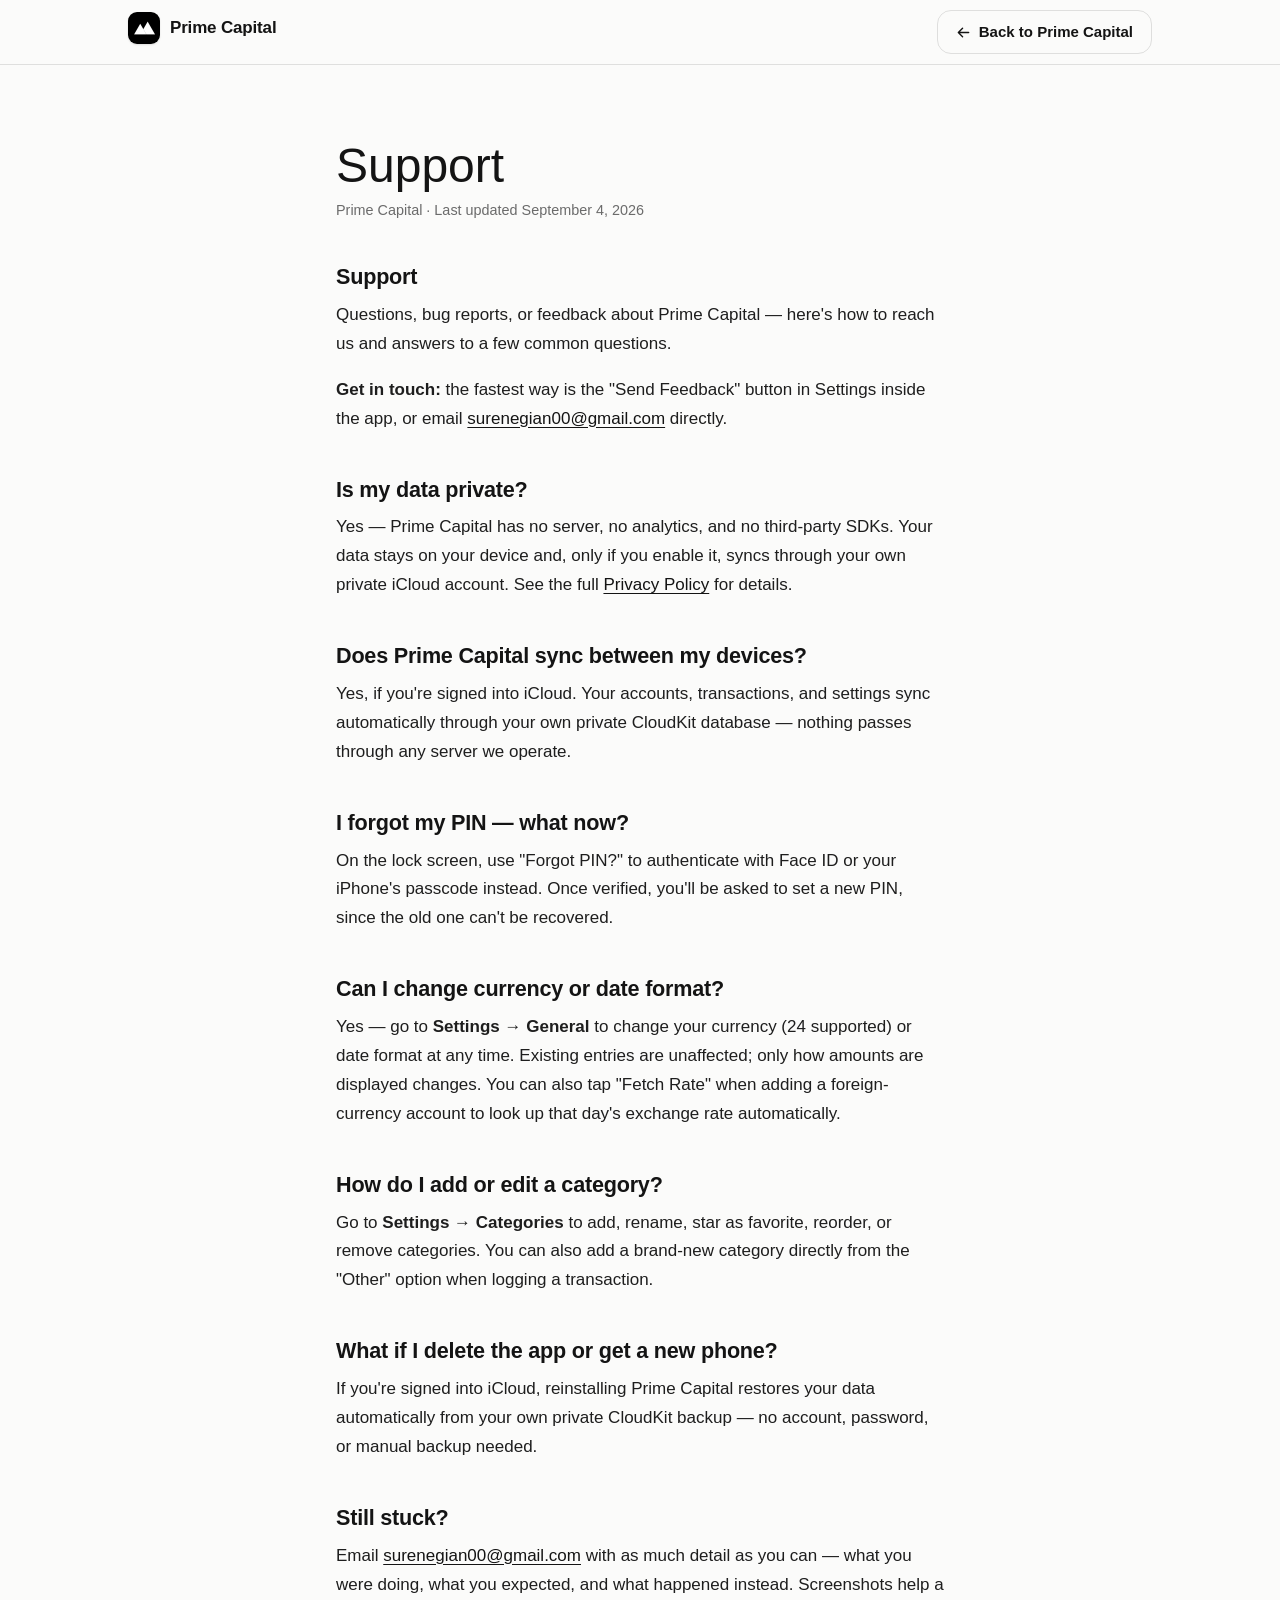
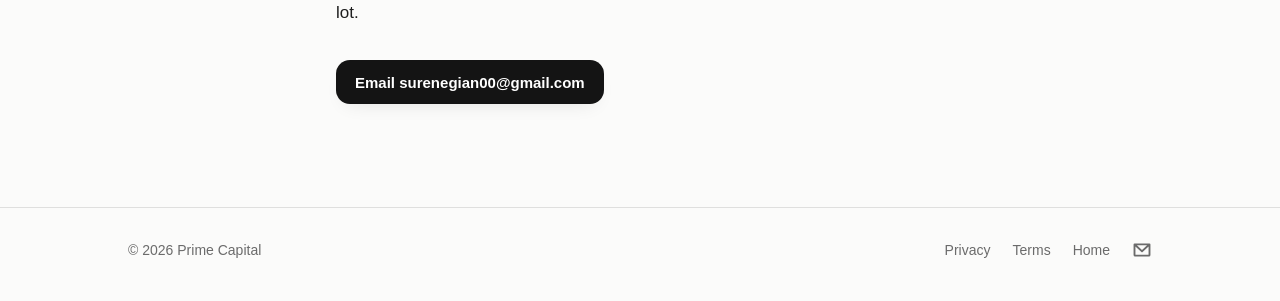
<file: support/index.html>
<!DOCTYPE html><html data-dpl-id="dpl_AqJ9EE7WdNhXR4HjAKg9FY8EVb3V" lang="en"><head><script>if('scrollRestoration' in history){history.scrollRestoration='manual';}window.scrollTo(0,0);</script><meta charSet="utf-8"/><meta name="viewport" content="width=device-width, initial-scale=1"/><link rel="preload" as="image" href="../assets/img/v1-86ff3b4995f993732fca-9cfdf38b9eba223c.webp"/><link rel="stylesheet" href="../assets/css/3cgp9wgn1jz2r.css" data-precedence="next"/><link rel="stylesheet" href="../assets/css/2yivp3fx_0wqo.css" data-precedence="next"/><link rel="stylesheet" href="../assets/css/42i-eaj0l7rw6.css" data-precedence="next"/><meta name="next-size-adjust" content=""/><title>Support – Prime Capital</title><meta name="description" content="Get help with Prime Capital, or contact us directly with a question or issue."/><meta name="robots" content="index, follow"/><link rel="canonical" href="https://prime-capital-app.pages.dev/support/"/><meta property="og:title" content="Support – Prime Capital"/><meta property="og:description" content="Get help with Prime Capital, or contact us directly with a question or issue."/><meta property="og:site_name" content="Prime Capital"/><meta property="og:image" content="https://prime-capital-app.pages.dev/assets/img/og-image.png"/><meta property="og:image:width" content="1200"/><meta property="og:image:height" content="630"/><meta property="og:image:alt" content="Prime Capital"/><meta property="og:type" content="website"/><meta name="twitter:card" content="summary_large_image"/><meta name="twitter:title" content="Support – Prime Capital"/><meta name="twitter:description" content="Get help with Prime Capital, or contact us directly with a question or issue."/><meta name="twitter:image" content="https://prime-capital-app.pages.dev/assets/img/og-image.png"/><link rel="icon" href="../assets/img/v1-86ff3b4995f993732fca-9cfdf38b9eba223c.webp"/><link rel="apple-touch-icon" href="../assets/img/v1-86ff3b4995f993732fca-9cfdf38b9eba223c.webp"/><style>.alf-btn{border-radius:14px}html,body{background:#fbfbfa}.alf-cta-panel{background:var(--w-bg)}.alf-cta-panel:before{display:none}@media (max-width:760px){.alf-hero-glow{display:none}.alf-hero-copy .alf-badges{margin-bottom:28px}}</style></head><body class="antialiased"><div hidden=""><!--$--><!--/$--></div><div class="alf-site" style="--w-bg:#fbfbfa;--w-fg:#141414;--w-muted:#6b6b6b;--w-card:#ffffff;--w-border:rgba(20, 20, 20, 0.12);--w-band:#f0efec;--w-accent:#141414;--w-primary:#f3f3f1;--w-primary-fg:#141414;--w-secondary:#e8e7e3;--w-secondary-fg:#141414;--w-accent-fg:#ffffff;--w-accent-soft:rgba(20, 20, 20, 0.06);--w-accent-glow:rgba(20, 20, 20, 0.12);--w-accent-line:rgba(20, 20, 20, 0.35);--w-shadow:0 30px 80px -30px rgba(0,0,0,0.8);--w-font-display:ui-serif, "New York", Georgia, "Times New Roman", serif;--w-font-body:-apple-system, BlinkMacSystemFont, "SF Pro Text", system-ui, sans-serif;--w-display-tracking:-0.01em;--w-display-weight:600;--w-radius:14px;color-scheme:light"><header class="alf-nav"><div class="alf-container alf-nav-inner"><a href="../" aria-label="Prime Capital home"><span class="alf-brand"><img class="alf-logo" src="../assets/img/v1-86ff3b4995f993732fca-9cfdf38b9eba223c.webp" alt=""/><span>Prime Capital</span></span></a><a class="alf-btn alf-btn-ghost" href="../"><svg xmlns="http://www.w3.org/2000/svg" width="1em" height="1em" fill="currentColor" viewBox="0 0 256 256"><path d="M228,128a12,12,0,0,1-12,12H69l51.52,51.51a12,12,0,0,1-17,17l-72-72a12,12,0,0,1,0-17l72-72a12,12,0,0,1,17,17L69,116H216A12,12,0,0,1,228,128Z"></path></svg><span>Back to <!-- -->Prime Capital</span></a></div></header><main class="alf-doc"><div class="alf-container alf-doc-inner"><h1 class="alf-display">Support</h1><p class="alf-doc-meta">Prime Capital<!-- --> · Last updated<!-- --> <!-- -->September 4, 2026</p><div class="alf-prose"><h2>Support</h2><p>Questions, bug reports, or feedback about Prime Capital — here&#x27;s how to reach us and answers to a few common questions.</p><p><strong>Get in touch:</strong> the fastest way is the &quot;Send Feedback&quot; button in Settings inside the app, or email <a href="mailto:surenegian00@gmail.com" target="_blank" rel="noopener noreferrer">surenegian00@gmail.com</a> directly.</p><h2>Is my data private?</h2><p>Yes — Prime Capital has no server, no analytics, and no third-party SDKs. Your data stays on your device and, only if you enable it, syncs through your own private iCloud account. See the full <a href="../privacy/" target="_blank" rel="noopener noreferrer">Privacy Policy</a> for details.</p><h2>Does Prime Capital sync between my devices?</h2><p>Yes, if you&#x27;re signed into iCloud. Your accounts, transactions, and settings sync automatically through your own private CloudKit database — nothing passes through any server we operate.</p><h2>I forgot my PIN — what now?</h2><p>On the lock screen, use &quot;Forgot PIN?&quot; to authenticate with Face ID or your iPhone&#x27;s passcode instead. Once verified, you&#x27;ll be asked to set a new PIN, since the old one can&#x27;t be recovered.</p><h2>Can I change currency or date format?</h2><p>Yes — go to <strong>Settings → General</strong> to change your currency (24 supported) or date format at any time. Existing entries are unaffected; only how amounts are displayed changes. You can also tap &quot;Fetch Rate&quot; when adding a foreign-currency account to look up that day&#x27;s exchange rate automatically.</p><h2>How do I add or edit a category?</h2><p>Go to <strong>Settings → Categories</strong> to add, rename, star as favorite, reorder, or remove categories. You can also add a brand-new category directly from the &quot;Other&quot; option when logging a transaction.</p><h2>What if I delete the app or get a new phone?</h2><p>If you&#x27;re signed into iCloud, reinstalling Prime Capital restores your data automatically from your own private CloudKit backup — no account, password, or manual backup needed.</p><h2>Still stuck?</h2><p>Email <a href="mailto:surenegian00@gmail.com" target="_blank" rel="noopener noreferrer">surenegian00@gmail.com</a> with as much detail as you can — what you were doing, what you expected, and what happened instead. Screenshots help a lot.</p></div><p style="margin-top:32px"><a class="alf-btn alf-btn-primary" href="mailto:surenegian00@gmail.com">Email <!-- -->surenegian00@gmail.com</a></p></div></main><footer class="alf-footer"><div class="alf-container alf-footer-inner"><div>© <!-- -->2026<!-- --> <!-- -->Prime Capital</div><ul class="alf-footer-links"><li><a href="../privacy/">Privacy</a></li><li><a href="../terms/">Terms</a></li><li><a href="../">Home</a></li><li><a href="mailto:surenegian00@gmail.com"><span class="alf-sr-only">Email</span><svg xmlns="http://www.w3.org/2000/svg" width="1em" height="1em" fill="currentColor" viewBox="0 0 256 256" aria-hidden="true"><path d="M224,44H32A12,12,0,0,0,20,56V192a20,20,0,0,0,20,20H216a20,20,0,0,0,20-20V56A12,12,0,0,0,224,44ZM193.15,68,128,127.72,62.85,68ZM44,188V83.28l75.89,69.57a12,12,0,0,0,16.22,0L212,83.28V188Z"></path></svg></a></li></ul></div></footer></div><!--$--><!--/$--><div data-rht-toaster="" style="position:fixed;z-index:9999;top:16px;left:16px;right:16px;bottom:16px;pointer-events:none"></div></body></html>
</file>
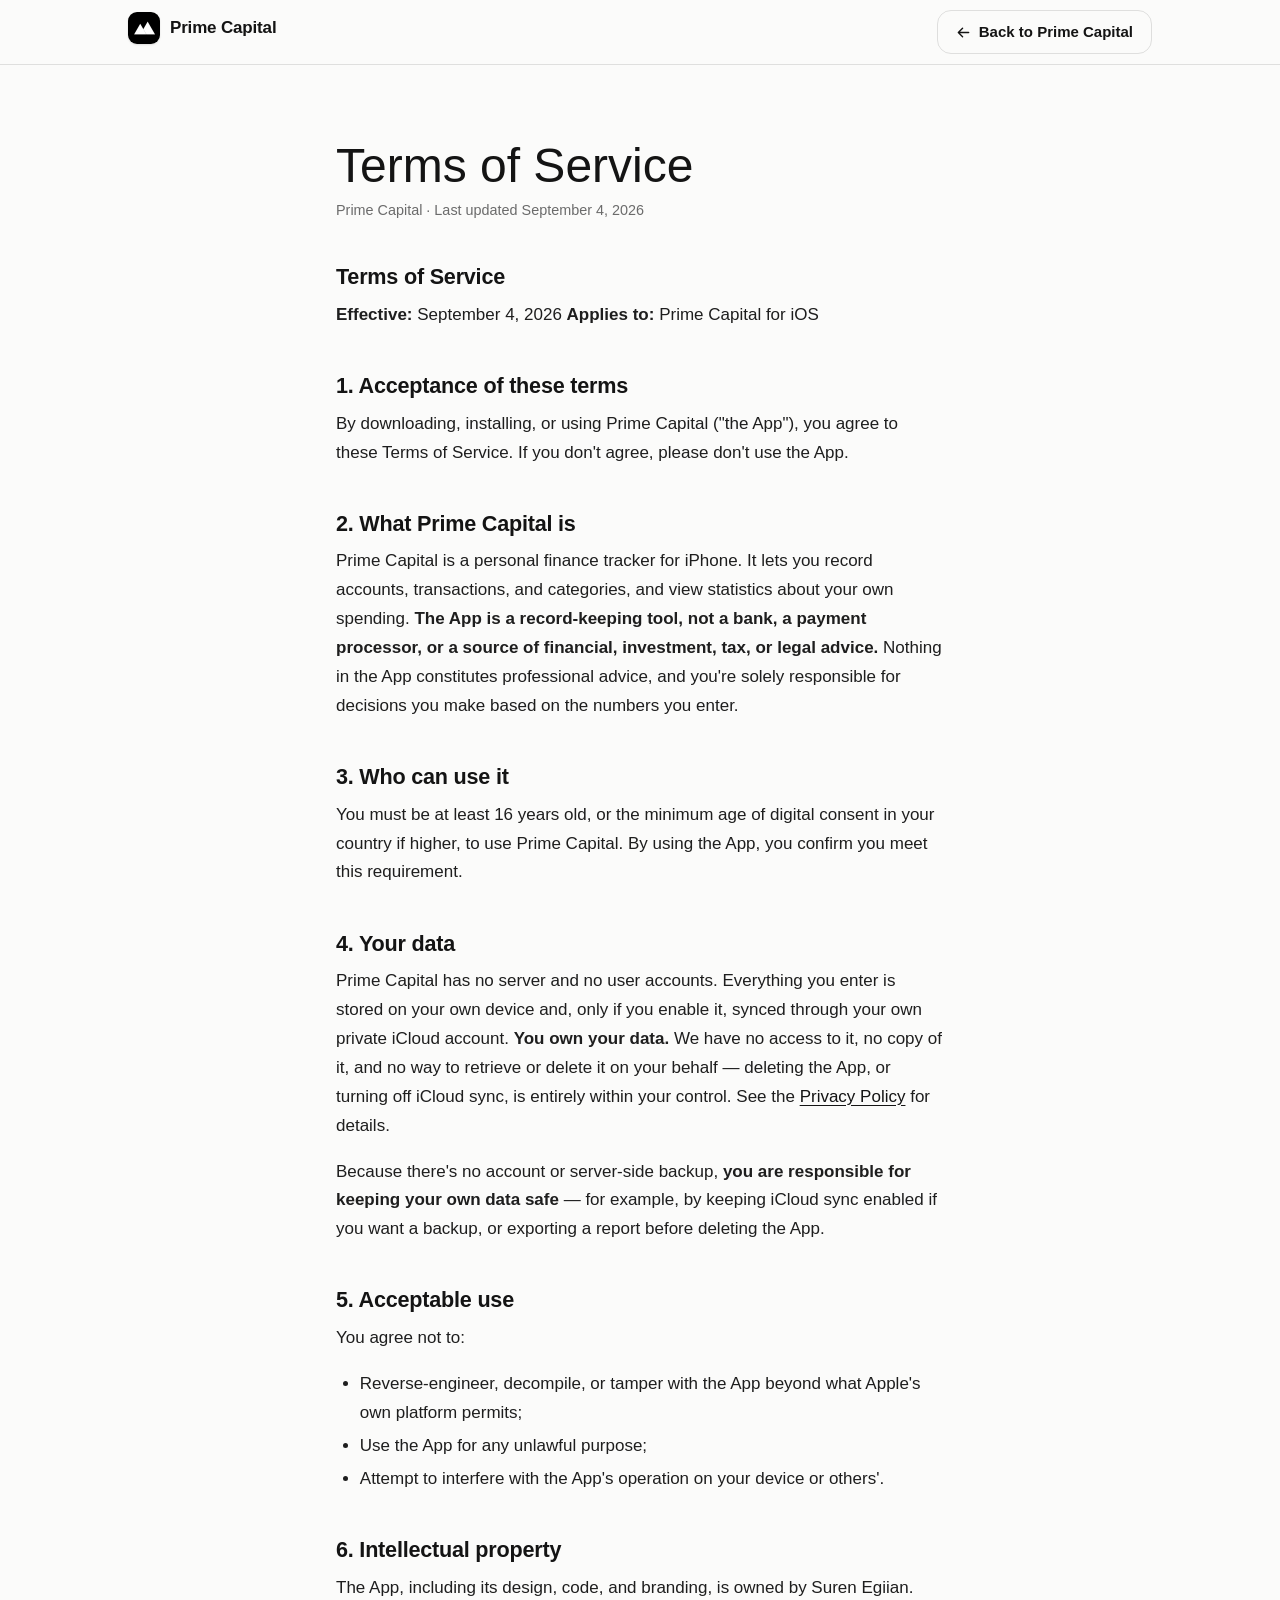
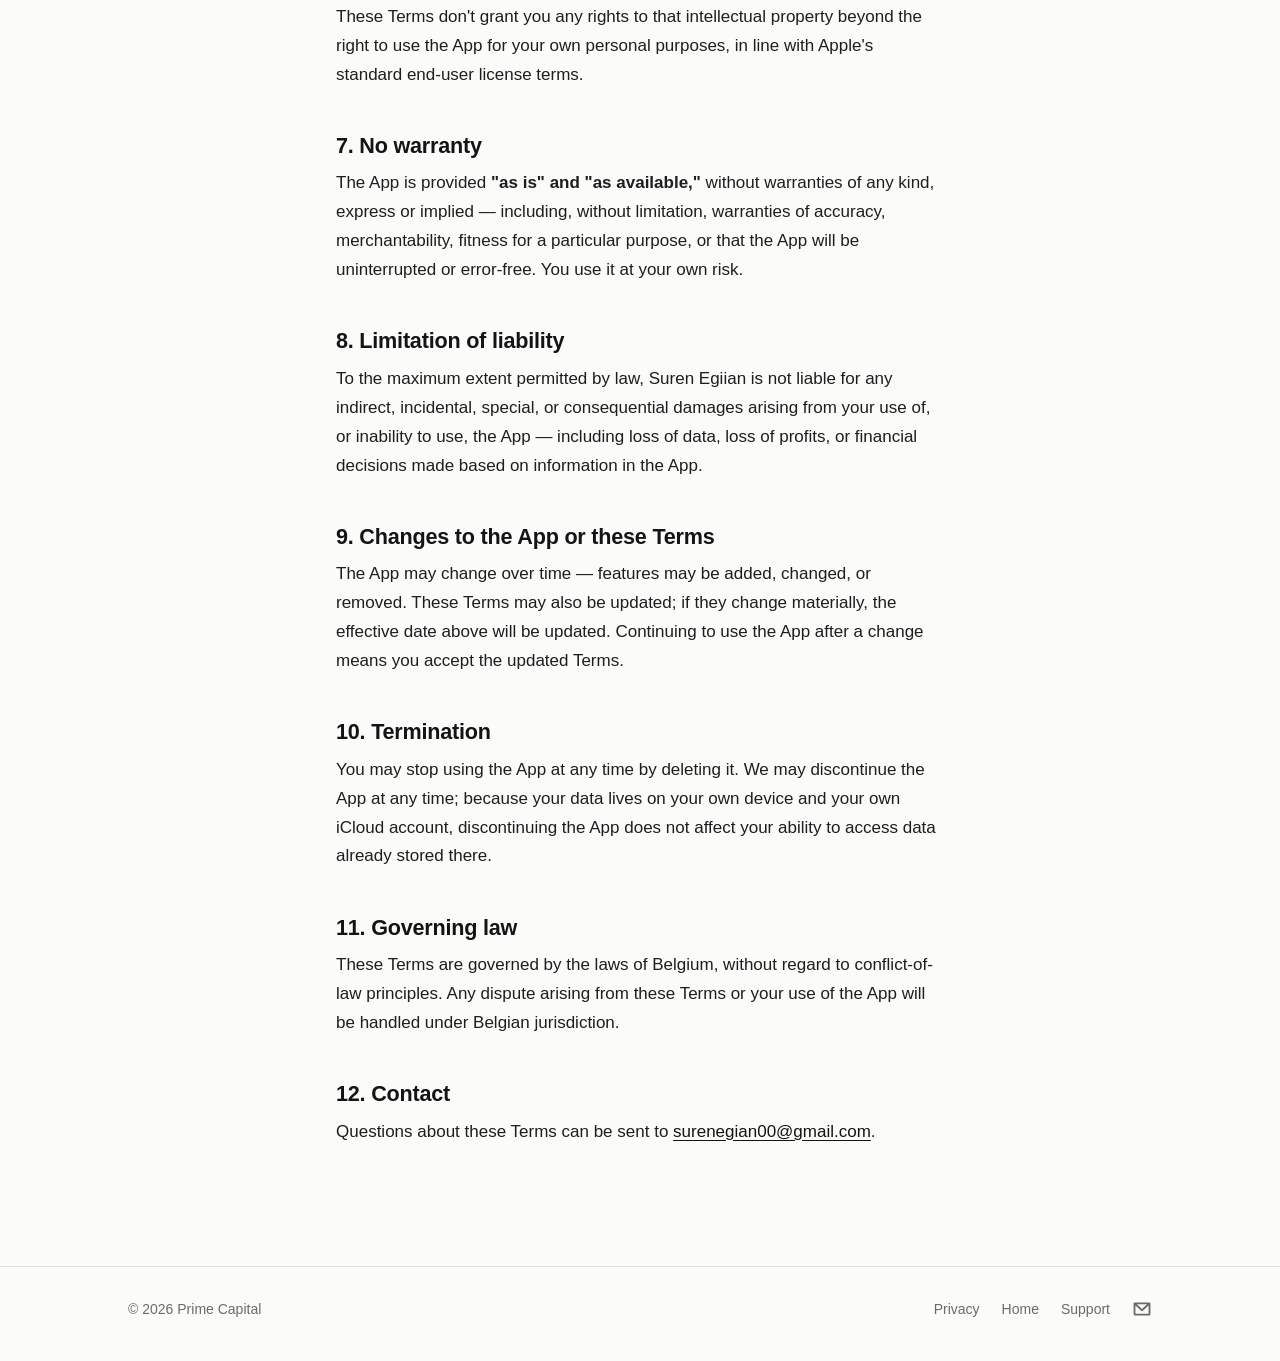
<file: terms/index.html>
<!DOCTYPE html><html data-dpl-id="dpl_AqJ9EE7WdNhXR4HjAKg9FY8EVb3V" lang="en"><head><script>if('scrollRestoration' in history){history.scrollRestoration='manual';}window.scrollTo(0,0);</script><meta charSet="utf-8"/><meta name="viewport" content="width=device-width, initial-scale=1"/><link rel="preload" as="image" href="../assets/img/v1-86ff3b4995f993732fca-9cfdf38b9eba223c.webp"/><link rel="stylesheet" href="../assets/css/3cgp9wgn1jz2r.css" data-precedence="next"/><link rel="stylesheet" href="../assets/css/2yivp3fx_0wqo.css" data-precedence="next"/><link rel="stylesheet" href="../assets/css/42i-eaj0l7rw6.css" data-precedence="next"/><meta name="next-size-adjust" content=""/><title>Terms of Service – Prime Capital</title><meta name="description" content="The terms governing use of Prime Capital, a local-first personal finance tracker for iPhone."/><meta name="robots" content="index, follow"/><link rel="canonical" href="https://prime-capital-app.pages.dev/terms/"/><meta property="og:title" content="Terms of Service – Prime Capital"/><meta property="og:description" content="The terms governing use of Prime Capital, a local-first personal finance tracker for iPhone."/><meta property="og:site_name" content="Prime Capital"/><meta property="og:image" content="https://prime-capital-app.pages.dev/assets/img/og-image.png"/><meta property="og:image:width" content="1200"/><meta property="og:image:height" content="630"/><meta property="og:image:alt" content="Prime Capital"/><meta property="og:type" content="website"/><meta name="twitter:card" content="summary_large_image"/><meta name="twitter:title" content="Terms of Service – Prime Capital"/><meta name="twitter:description" content="The terms governing use of Prime Capital, a local-first personal finance tracker for iPhone."/><meta name="twitter:image" content="https://prime-capital-app.pages.dev/assets/img/og-image.png"/><link rel="icon" href="../assets/img/v1-86ff3b4995f993732fca-9cfdf38b9eba223c.webp"/><link rel="apple-touch-icon" href="../assets/img/v1-86ff3b4995f993732fca-9cfdf38b9eba223c.webp"/><style>.alf-btn{border-radius:14px}html,body{background:#fbfbfa}.alf-cta-panel{background:var(--w-bg)}.alf-cta-panel:before{display:none}@media (max-width:760px){.alf-hero-glow{display:none}.alf-hero-copy .alf-badges{margin-bottom:28px}}</style></head><body class="antialiased"><div hidden=""><!--$--><!--/$--></div><div class="alf-site" style="--w-bg:#fbfbfa;--w-fg:#141414;--w-muted:#6b6b6b;--w-card:#ffffff;--w-border:rgba(20, 20, 20, 0.12);--w-band:#f0efec;--w-accent:#141414;--w-primary:#f3f3f1;--w-primary-fg:#141414;--w-secondary:#e8e7e3;--w-secondary-fg:#141414;--w-accent-fg:#ffffff;--w-accent-soft:rgba(20, 20, 20, 0.06);--w-accent-glow:rgba(20, 20, 20, 0.12);--w-accent-line:rgba(20, 20, 20, 0.35);--w-shadow:0 30px 80px -30px rgba(0,0,0,0.8);--w-font-display:ui-serif, "New York", Georgia, "Times New Roman", serif;--w-font-body:-apple-system, BlinkMacSystemFont, "SF Pro Text", system-ui, sans-serif;--w-display-tracking:-0.01em;--w-display-weight:600;--w-radius:14px;color-scheme:light"><header class="alf-nav"><div class="alf-container alf-nav-inner"><a href="../" aria-label="Prime Capital home"><span class="alf-brand"><img class="alf-logo" src="../assets/img/v1-86ff3b4995f993732fca-9cfdf38b9eba223c.webp" alt=""/><span>Prime Capital</span></span></a><a class="alf-btn alf-btn-ghost" href="../"><svg xmlns="http://www.w3.org/2000/svg" width="1em" height="1em" fill="currentColor" viewBox="0 0 256 256"><path d="M228,128a12,12,0,0,1-12,12H69l51.52,51.51a12,12,0,0,1-17,17l-72-72a12,12,0,0,1,0-17l72-72a12,12,0,0,1,17,17L69,116H216A12,12,0,0,1,228,128Z"></path></svg><span>Back to <!-- -->Prime Capital</span></a></div></header><main class="alf-doc"><div class="alf-container alf-doc-inner"><h1 class="alf-display">Terms of Service</h1><p class="alf-doc-meta">Prime Capital<!-- --> · Last updated<!-- --> <!-- -->September 4, 2026</p><div class="alf-prose"><h2>Terms of Service</h2><p><strong>Effective:</strong> September 4, 2026 <strong>Applies to:</strong> Prime Capital for iOS</p><h2>1. Acceptance of these terms</h2><p>By downloading, installing, or using Prime Capital (&quot;the App&quot;), you agree to these Terms of Service. If you don&#x27;t agree, please don&#x27;t use the App.</p><h2>2. What Prime Capital is</h2><p>Prime Capital is a personal finance tracker for iPhone. It lets you record accounts, transactions, and categories, and view statistics about your own spending. <strong>The App is a record-keeping tool, not a bank, a payment processor, or a source of financial, investment, tax, or legal advice.</strong> Nothing in the App constitutes professional advice, and you&#x27;re solely responsible for decisions you make based on the numbers you enter.</p><h2>3. Who can use it</h2><p>You must be at least 16 years old, or the minimum age of digital consent in your country if higher, to use Prime Capital. By using the App, you confirm you meet this requirement.</p><h2>4. Your data</h2><p>Prime Capital has no server and no user accounts. Everything you enter is stored on your own device and, only if you enable it, synced through your own private iCloud account. <strong>You own your data.</strong> We have no access to it, no copy of it, and no way to retrieve or delete it on your behalf — deleting the App, or turning off iCloud sync, is entirely within your control. See the <a href="../privacy/" target="_blank" rel="noopener noreferrer">Privacy Policy</a> for details.</p><p>Because there&#x27;s no account or server-side backup, <strong>you are responsible for keeping your own data safe</strong> — for example, by keeping iCloud sync enabled if you want a backup, or exporting a report before deleting the App.</p><h2>5. Acceptable use</h2><p>You agree not to:</p><ul><li>Reverse-engineer, decompile, or tamper with the App beyond what Apple&#x27;s own platform permits;</li><li>Use the App for any unlawful purpose;</li><li>Attempt to interfere with the App&#x27;s operation on your device or others&#x27;.</li></ul><h2>6. Intellectual property</h2><p>The App, including its design, code, and branding, is owned by Suren Egiian. These Terms don&#x27;t grant you any rights to that intellectual property beyond the right to use the App for your own personal purposes, in line with Apple&#x27;s standard end-user license terms.</p><h2>7. No warranty</h2><p>The App is provided <strong>&quot;as is&quot; and &quot;as available,&quot;</strong> without warranties of any kind, express or implied — including, without limitation, warranties of accuracy, merchantability, fitness for a particular purpose, or that the App will be uninterrupted or error-free. You use it at your own risk.</p><h2>8. Limitation of liability</h2><p>To the maximum extent permitted by law, Suren Egiian is not liable for any indirect, incidental, special, or consequential damages arising from your use of, or inability to use, the App — including loss of data, loss of profits, or financial decisions made based on information in the App.</p><h2>9. Changes to the App or these Terms</h2><p>The App may change over time — features may be added, changed, or removed. These Terms may also be updated; if they change materially, the effective date above will be updated. Continuing to use the App after a change means you accept the updated Terms.</p><h2>10. Termination</h2><p>You may stop using the App at any time by deleting it. We may discontinue the App at any time; because your data lives on your own device and your own iCloud account, discontinuing the App does not affect your ability to access data already stored there.</p><h2>11. Governing law</h2><p>These Terms are governed by the laws of Belgium, without regard to conflict-of-law principles. Any dispute arising from these Terms or your use of the App will be handled under Belgian jurisdiction.</p><h2>12. Contact</h2><p>Questions about these Terms can be sent to <a href="mailto:surenegian00@gmail.com" target="_blank" rel="noopener noreferrer">surenegian00@gmail.com</a>.</p></div></div></main><footer class="alf-footer"><div class="alf-container alf-footer-inner"><div>© <!-- -->2026<!-- --> <!-- -->Prime Capital</div><ul class="alf-footer-links"><li><a href="../privacy/">Privacy</a></li><li><a href="../">Home</a></li><li><a href="../support/">Support</a></li><li><a href="mailto:surenegian00@gmail.com"><span class="alf-sr-only">Email</span><svg xmlns="http://www.w3.org/2000/svg" width="1em" height="1em" fill="currentColor" viewBox="0 0 256 256" aria-hidden="true"><path d="M224,44H32A12,12,0,0,0,20,56V192a20,20,0,0,0,20,20H216a20,20,0,0,0,20-20V56A12,12,0,0,0,224,44ZM193.15,68,128,127.72,62.85,68ZM44,188V83.28l75.89,69.57a12,12,0,0,0,16.22,0L212,83.28V188Z"></path></svg></a></li></ul></div></footer></div><!--$--><!--/$--><div data-rht-toaster="" style="position:fixed;z-index:9999;top:16px;left:16px;right:16px;bottom:16px;pointer-events:none"></div></body></html>
</file>
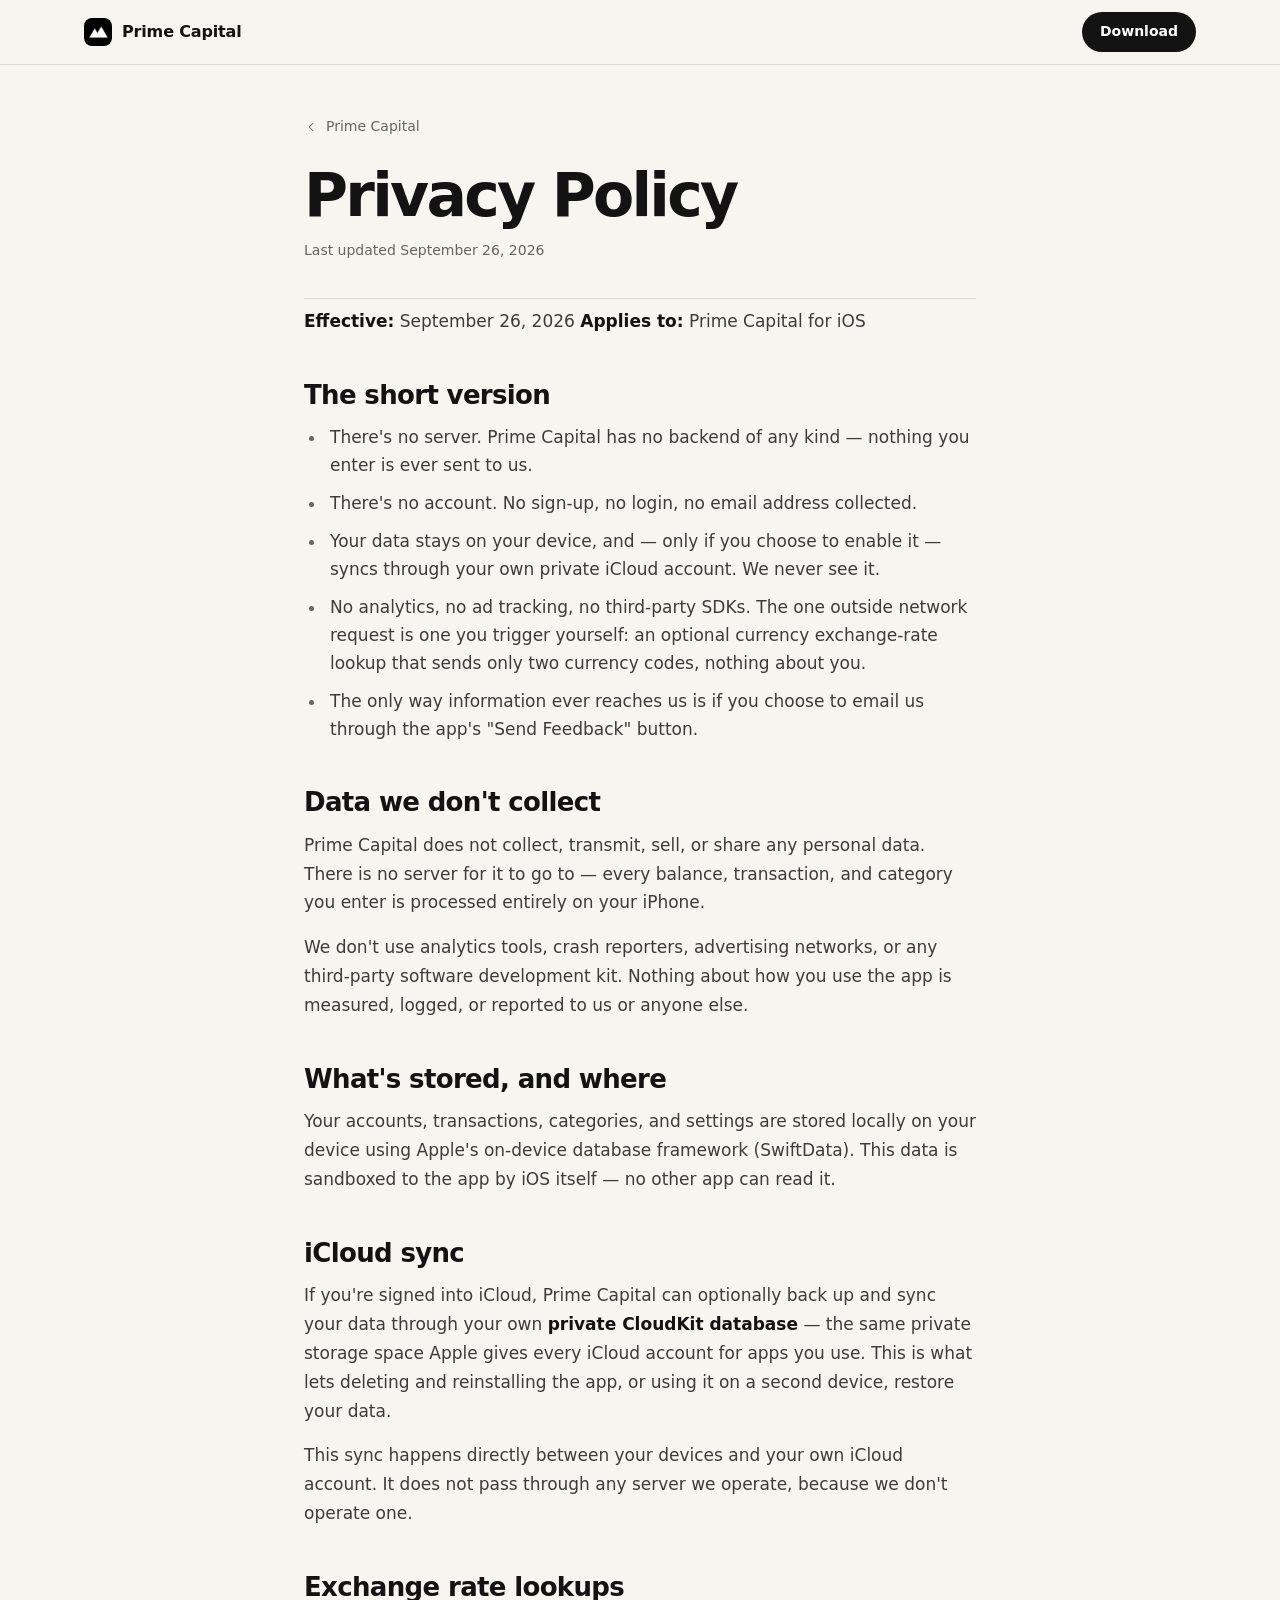
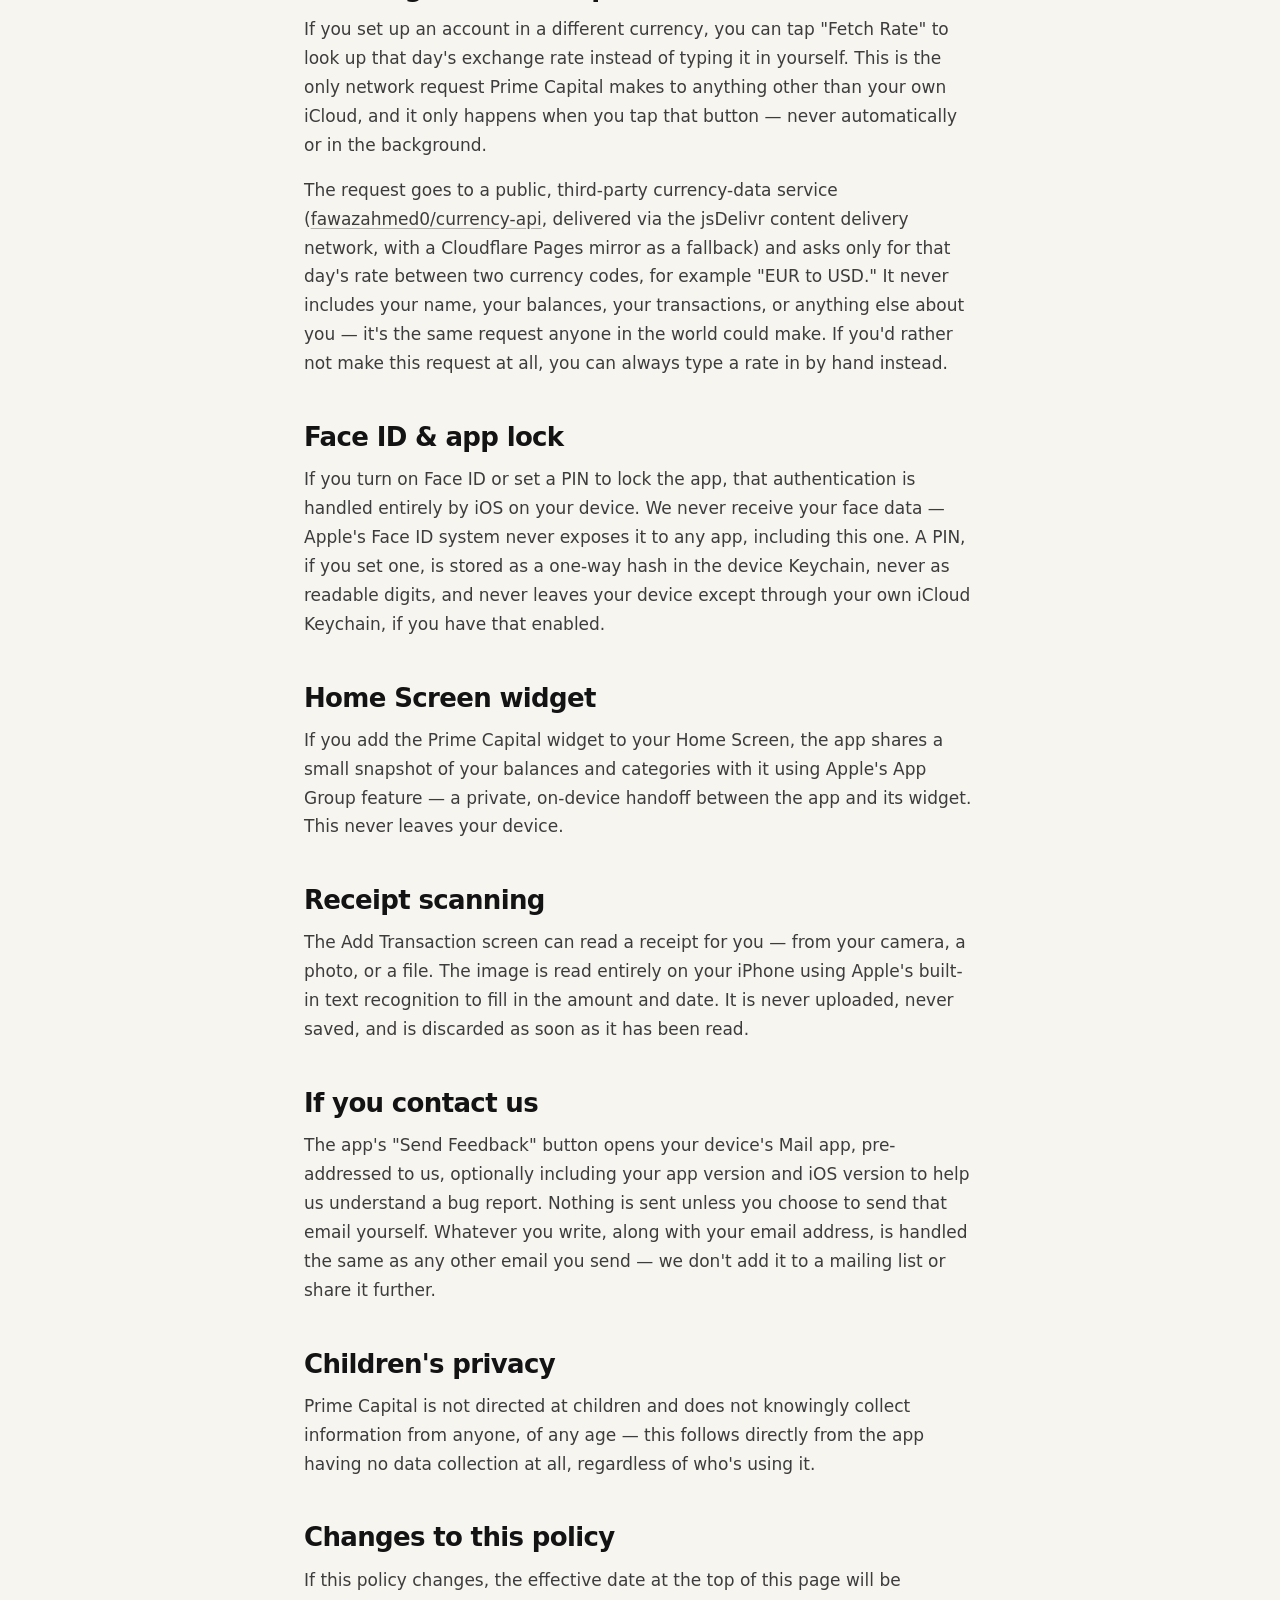
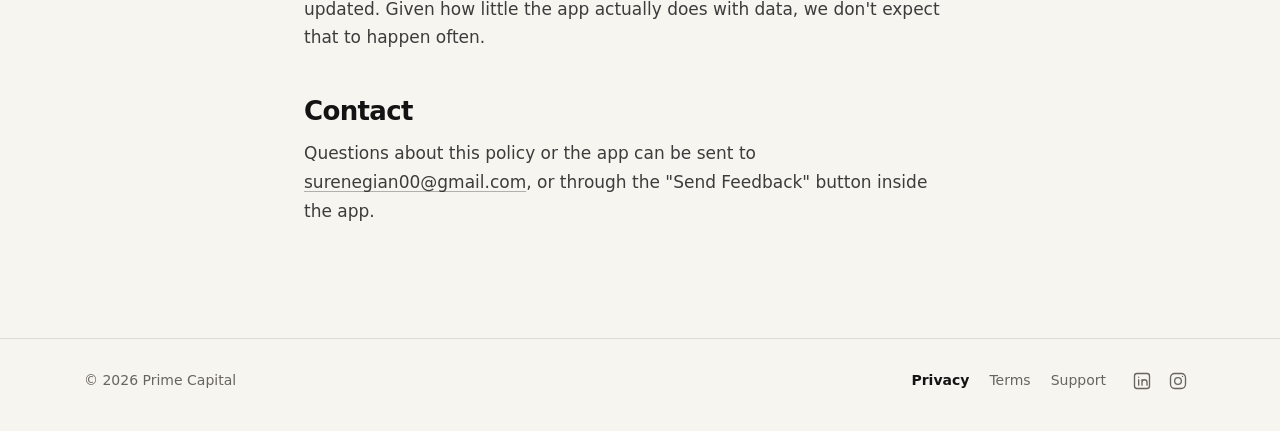
<file: site/privacy/index.html>
<!doctype html>
<!-- Document page template (privacy / terms / support). generator.py fills the title, updated date,
     body and footer nav state, and injects the SEO block into <head>.
     Tokens, header and footer are copied from home.html: keep them in sync if either changes. -->
<html lang="en">
<head>
<meta charset="utf-8">
<meta name="viewport" content="width=device-width, initial-scale=1">
<title>Privacy Policy – Prime Capital</title>
<meta name="description" content="How Prime Capital handles your data: no server, no account, no analytics, and no ad tracking. Everything stays on your device or your own private iCloud.">
<link rel="canonical" href="https://prime-capital-app.pages.dev/privacy/">
<meta name="theme-color" content="#f7f5f0">
<link rel="icon" href="../assets/img/v1-86ff3b4995f993732fca-9cfdf38b9eba223c.webp">
<link rel="apple-touch-icon" href="../assets/img/v1-86ff3b4995f993732fca-9cfdf38b9eba223c.webp">
<meta property="og:type" content="website">
<meta property="og:site_name" content="Prime Capital">
<meta property="og:title" content="Privacy Policy – Prime Capital">
<meta property="og:description" content="How Prime Capital handles your data: no server, no account, no analytics, and no ad tracking. Everything stays on your device or your own private iCloud.">
<meta property="og:url" content="https://prime-capital-app.pages.dev/privacy/">
<meta property="og:image" content="https://prime-capital-app.pages.dev/assets/img/og-image.png">
<meta name="twitter:card" content="summary_large_image">
<meta name="twitter:title" content="Privacy Policy – Prime Capital">
<meta name="twitter:description" content="How Prime Capital handles your data: no server, no account, no analytics, and no ad tracking. Everything stays on your device or your own private iCloud.">
<meta name="twitter:image" content="https://prime-capital-app.pages.dev/assets/img/og-image.png">
<style>
:root{
  --bg:#f7f5f0; --stone:#ecE9e1; --ink:#131313; --muted:#67655f; --hair:rgba(19,19,19,.11); --accent:#1f4d3a;
  --sans:-apple-system,BlinkMacSystemFont,"SF Pro Display","SF Pro Text",system-ui,sans-serif;
  --ease:cubic-bezier(.32,.72,0,1);
}
*{box-sizing:border-box;margin:0}
html{background:var(--bg)}
body{font:16px/1.55 var(--sans);color:var(--ink);background:var(--bg);-webkit-font-smoothing:antialiased;overflow-x:hidden;min-height:100vh;display:flex;flex-direction:column}
a{color:inherit;touch-action:manipulation}
.wrap{max-width:1160px;margin:0 auto;padding:0 24px;width:100%}
:focus-visible{outline:2px solid var(--accent);outline-offset:3px;border-radius:10px}

header{position:sticky;top:0;z-index:20;background:rgba(247,245,240,.96);border-bottom:1px solid var(--hair)}
header .wrap{display:flex;align-items:center;justify-content:space-between;height:64px}
.brand{display:flex;align-items:center;gap:10px;font-weight:600;font-size:16px;letter-spacing:-.01em;text-decoration:none}
.brand img{width:28px;height:28px;border-radius:8px}
.btn{display:inline-flex;align-items:center;min-height:40px;padding:0 18px;border-radius:999px;background:var(--ink);color:#fff;font-weight:600;font-size:14px;text-decoration:none;transition:transform .35s var(--ease),background .3s}
.btn:active{transform:scale(.97)}
@media (hover:hover){.btn:hover{background:#000}}

main{flex:1}
.doc{max-width:720px;margin:0 auto;padding:40px 24px 96px}
.back{display:inline-flex;align-items:center;gap:8px;min-height:44px;font-size:14px;font-weight:500;color:var(--muted);text-decoration:none;transition:color .25s}
@media (hover:hover){.back:hover{color:var(--ink)}}
.back svg{width:14px;height:14px;stroke:currentColor;fill:none;stroke-width:1.8;stroke-linecap:round;stroke-linejoin:round}
h1{margin-top:16px;font-size:clamp(36px,5.4vw,60px);line-height:1.02;letter-spacing:-.045em;font-weight:600;text-wrap:balance}
.updated{margin-top:14px;font-size:14px;color:var(--muted)}
.rule{height:1px;background:var(--hair);margin:36px 0 8px}

.prose h2{margin:44px 0 12px;font-size:clamp(21px,2.4vw,26px);line-height:1.2;letter-spacing:-.025em;font-weight:600;text-wrap:balance}
.prose p{margin:0 0 16px;font-size:17px;line-height:1.7;color:rgba(19,19,19,.82);text-wrap:pretty}
.prose ul{margin:0 0 16px;padding-left:22px}
.prose li{margin:0 0 10px;font-size:17px;line-height:1.65;color:rgba(19,19,19,.82);padding-left:4px}
.prose li::marker{color:var(--muted)}
.prose strong{font-weight:600;color:var(--ink)}
.prose a{text-decoration:underline;text-decoration-color:rgba(19,19,19,.3);text-underline-offset:3px;transition:text-decoration-color .25s}
@media (hover:hover){.prose a:hover{text-decoration-color:var(--ink)}}

footer{border-top:1px solid var(--hair);padding:20px 0 28px;font-size:14px;color:var(--muted)}
footer .wrap{display:flex;justify-content:space-between;align-items:center;gap:16px;flex-wrap:wrap}
footer a{text-decoration:none;display:inline-flex;min-height:44px;align-items:center;padding:0 10px}
footer .wrap>nav:first-of-type{margin-left:auto}
footer .soc{margin-left:-8px}footer .soc a{padding:0 8px}
footer .soc svg{width:20px;height:20px;fill:none;stroke:currentColor;stroke-width:1.6;stroke-linecap:round;stroke-linejoin:round}
@media (max-width:480px){footer{font-size:13px}footer .wrap{gap:0 4px}footer a{padding:0 6px}}
footer a[aria-current="page"]{color:var(--ink);font-weight:600}
@media (hover:hover){footer a:hover{color:var(--ink)}}

.rv{opacity:0;transform:translateY(16px);animation:rise .8s var(--ease) forwards}
@keyframes rise{to{opacity:1;transform:none}}
@media (prefers-reduced-motion:reduce){.rv{opacity:1;transform:none;animation:none}}
@media (max-width:600px){.doc{padding-top:24px}.prose p,.prose li{font-size:16px}}
</style>
</head>
<body>
<header><div class="wrap">
  <a class="brand" href="../"><img src="../assets/img/v1-86ff3b4995f993732fca-9cfdf38b9eba223c.webp" alt="">Prime Capital</a>
  <a class="btn" href="https://apps.apple.com/app/id6792149434">Download</a>
</div></header>

<main>
  <article class="doc">
    <a class="back rv" href="../"><svg viewBox="0 0 24 24"><path d="M15 6l-6 6 6 6"/></svg>Prime Capital</a>
    <h1 class="rv">Privacy Policy</h1>
    <p class="updated rv">Last updated September 26, 2026</p>
    <div class="rule"></div>
    <div class="prose rv">
<p><strong>Effective:</strong> September 26, 2026 <strong>Applies to:</strong> Prime Capital for iOS</p><h2>The short version</h2><ul><li>There&#x27;s no server. Prime Capital has no backend of any kind — nothing you enter is ever sent to us.</li><li>There&#x27;s no account. No sign-up, no login, no email address collected.</li><li>Your data stays on your device, and — only if you choose to enable it — syncs through your own private iCloud account. We never see it.</li><li>No analytics, no ad tracking, no third-party SDKs. The one outside network request is one you trigger yourself: an optional currency exchange-rate lookup that sends only two currency codes, nothing about you.</li><li>The only way information ever reaches us is if you choose to email us through the app&#x27;s &quot;Send Feedback&quot; button.</li></ul><h2>Data we don&#x27;t collect</h2><p>Prime Capital does not collect, transmit, sell, or share any personal data. There is no server for it to go to — every balance, transaction, and category you enter is processed entirely on your iPhone.</p><p>We don&#x27;t use analytics tools, crash reporters, advertising networks, or any third-party software development kit. Nothing about how you use the app is measured, logged, or reported to us or anyone else.</p><h2>What&#x27;s stored, and where</h2><p>Your accounts, transactions, categories, and settings are stored locally on your device using Apple&#x27;s on-device database framework (SwiftData). This data is sandboxed to the app by iOS itself — no other app can read it.</p><h2>iCloud sync</h2><p>If you&#x27;re signed into iCloud, Prime Capital can optionally back up and sync your data through your own <strong>private CloudKit database</strong> — the same private storage space Apple gives every iCloud account for apps you use. This is what lets deleting and reinstalling the app, or using it on a second device, restore your data.</p><p>This sync happens directly between your devices and your own iCloud account. It does not pass through any server we operate, because we don&#x27;t operate one.</p><h2>Exchange rate lookups</h2><p>If you set up an account in a different currency, you can tap &quot;Fetch Rate&quot; to look up that day&#x27;s exchange rate instead of typing it in yourself. This is the only network request Prime Capital makes to anything other than your own iCloud, and it only happens when you tap that button — never automatically or in the background.</p><p>The request goes to a public, third-party currency-data service (<a href="https://github.com/fawazahmed0/exchange-api" target="_blank" rel="noopener noreferrer">fawazahmed0/currency-api</a>, delivered via the jsDelivr content delivery network, with a Cloudflare Pages mirror as a fallback) and asks only for that day&#x27;s rate between two currency codes, for example &quot;EUR to USD.&quot; It never includes your name, your balances, your transactions, or anything else about you — it&#x27;s the same request anyone in the world could make. If you&#x27;d rather not make this request at all, you can always type a rate in by hand instead.</p><h2>Face ID &amp; app lock</h2><p>If you turn on Face ID or set a PIN to lock the app, that authentication is handled entirely by iOS on your device. We never receive your face data — Apple&#x27;s Face ID system never exposes it to any app, including this one. A PIN, if you set one, is stored as a one-way hash in the device Keychain, never as readable digits, and never leaves your device except through your own iCloud Keychain, if you have that enabled.</p><h2>Home Screen widget</h2><p>If you add the Prime Capital widget to your Home Screen, the app shares a small snapshot of your balances and categories with it using Apple&#x27;s App Group feature — a private, on-device handoff between the app and its widget. This never leaves your device.</p><h2>Receipt scanning</h2><p>The Add Transaction screen can read a receipt for you — from your camera, a photo, or a file. The image is read entirely on your iPhone using Apple&#x27;s built-in text recognition to fill in the amount and date. It is never uploaded, never saved, and is discarded as soon as it has been read.</p><h2>If you contact us</h2><p>The app&#x27;s &quot;Send Feedback&quot; button opens your device&#x27;s Mail app, pre-addressed to us, optionally including your app version and iOS version to help us understand a bug report. Nothing is sent unless you choose to send that email yourself. Whatever you write, along with your email address, is handled the same as any other email you send — we don&#x27;t add it to a mailing list or share it further.</p><h2>Children&#x27;s privacy</h2><p>Prime Capital is not directed at children and does not knowingly collect information from anyone, of any age — this follows directly from the app having no data collection at all, regardless of who&#x27;s using it.</p><h2>Changes to this policy</h2><p>If this policy changes, the effective date at the top of this page will be updated. Given how little the app actually does with data, we don&#x27;t expect that to happen often.</p><h2>Contact</h2><p>Questions about this policy or the app can be sent to <a href="mailto:surenegian00@gmail.com">surenegian00@gmail.com</a>, or through the &quot;Send Feedback&quot; button inside the app.</p>
    </div>
  </article>
</main>

<footer><div class="wrap"><span>© 2026 Prime Capital</span>
  <nav aria-label="Legal"><a href="../privacy/" aria-current="page">Privacy</a><a href="../terms/">Terms</a><a href="../support/">Support</a></nav>
  <nav class="soc" aria-label="Follow along"><a href="https://www.linkedin.com/company/prime-capital-finance" target="_blank" rel="noopener noreferrer" aria-label="Prime Capital on LinkedIn"><svg viewBox="0 0 24 24" aria-hidden="true"><rect x="3" y="3" width="18" height="18" rx="3"/><path d="M8 10.5V17M8 7.5v.01M12 17v-6.5M12 13.5a3 3 0 0 1 6 0V17"/></svg></a><a href="https://www.instagram.com/primecapitalapp" target="_blank" rel="noopener noreferrer" aria-label="Prime Capital on Instagram"><svg viewBox="0 0 24 24" aria-hidden="true"><rect x="3" y="3" width="18" height="18" rx="5"/><circle cx="12" cy="12" r="4"/><path d="M17.5 6.5v.01"/></svg></a></nav></div></footer>
</body>
</html>
</file>
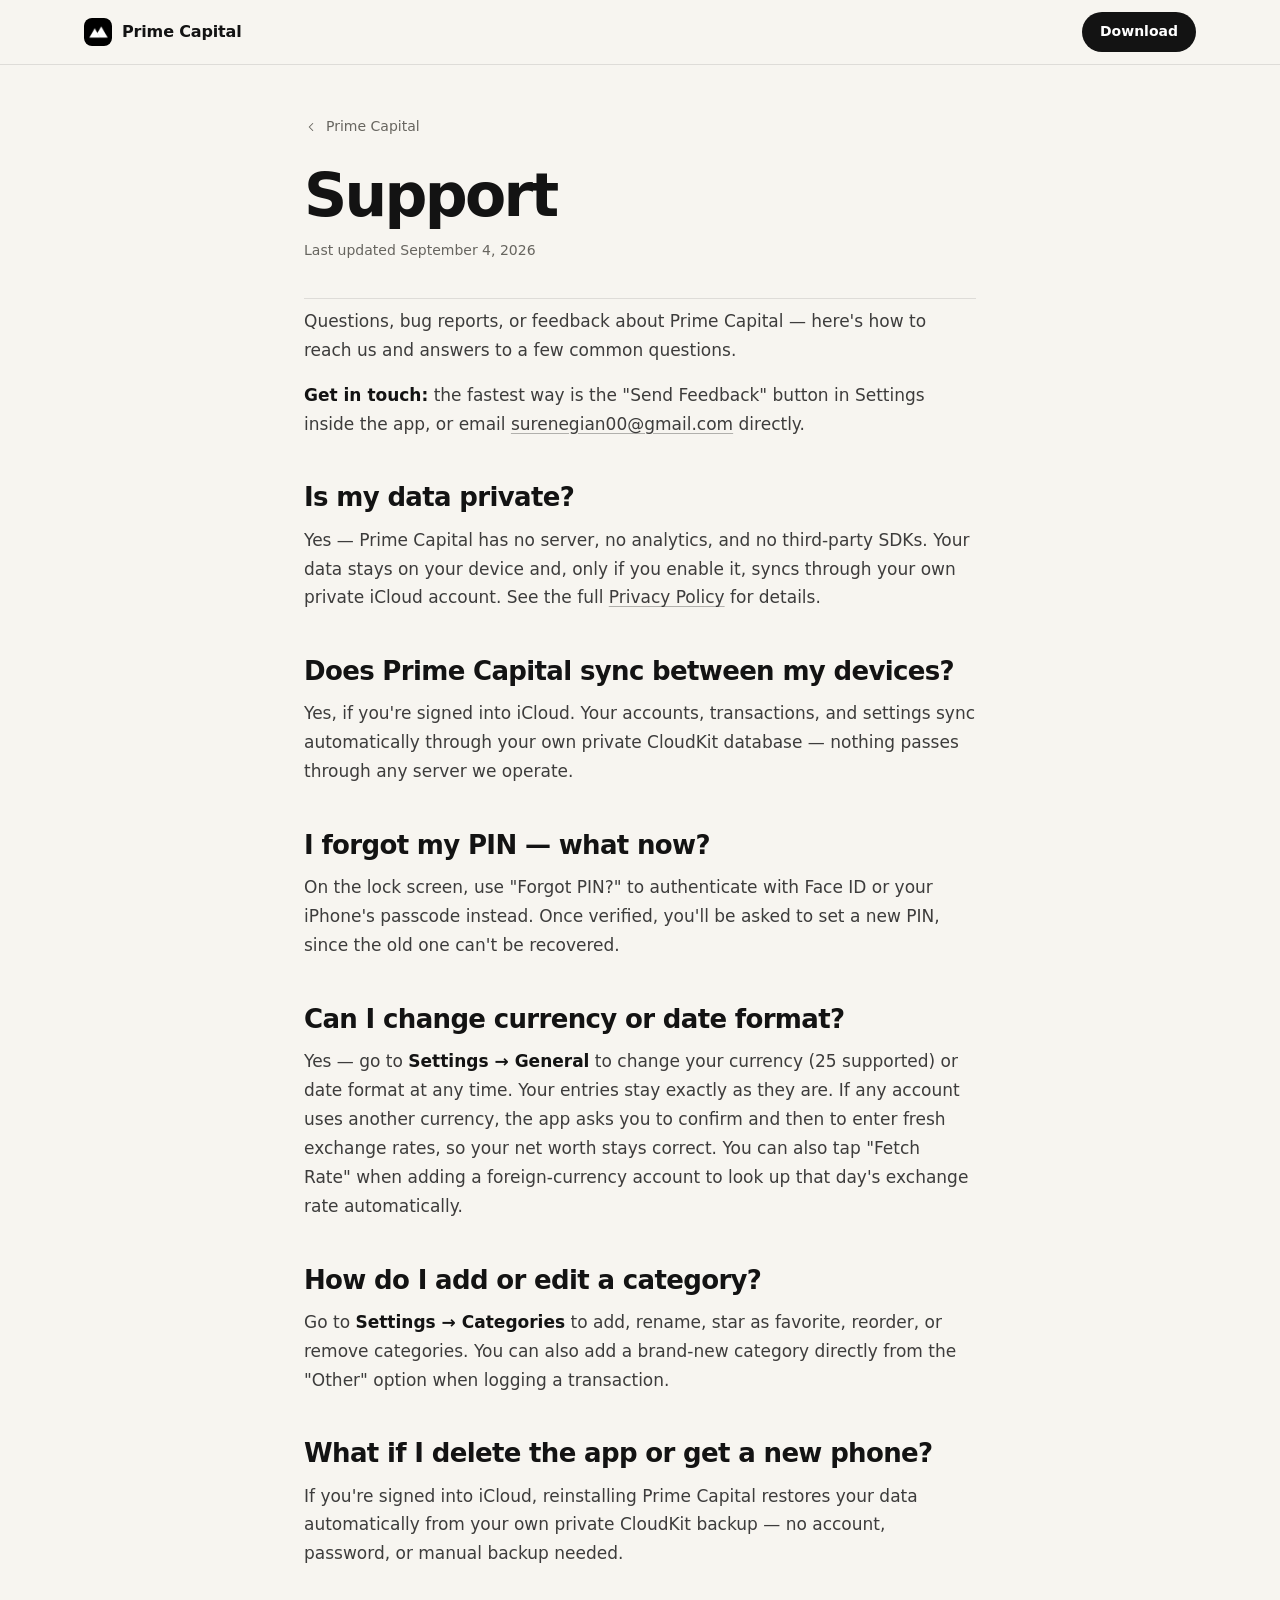
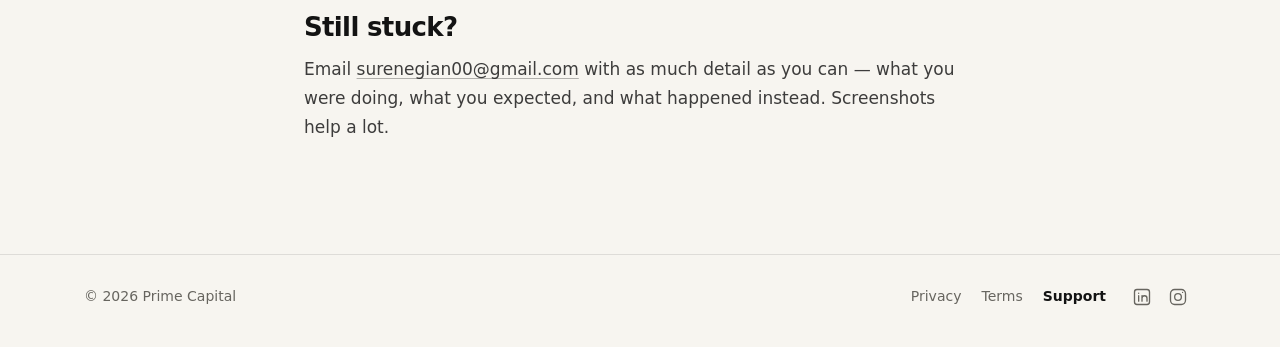
<file: site/support/index.html>
<!doctype html>
<!-- Document page template (privacy / terms / support). generator.py fills the title, updated date,
     body and footer nav state, and injects the SEO block into <head>.
     Tokens, header and footer are copied from home.html: keep them in sync if either changes. -->
<html lang="en">
<head>
<meta charset="utf-8">
<meta name="viewport" content="width=device-width, initial-scale=1">
<title>Support – Prime Capital</title>
<meta name="description" content="Get help with Prime Capital, or contact us directly with a question or issue.">
<link rel="canonical" href="https://prime-capital-app.pages.dev/support/">
<meta name="theme-color" content="#f7f5f0">
<link rel="icon" href="../assets/img/v1-86ff3b4995f993732fca-9cfdf38b9eba223c.webp">
<link rel="apple-touch-icon" href="../assets/img/v1-86ff3b4995f993732fca-9cfdf38b9eba223c.webp">
<meta property="og:type" content="website">
<meta property="og:site_name" content="Prime Capital">
<meta property="og:title" content="Support – Prime Capital">
<meta property="og:description" content="Get help with Prime Capital, or contact us directly with a question or issue.">
<meta property="og:url" content="https://prime-capital-app.pages.dev/support/">
<meta property="og:image" content="https://prime-capital-app.pages.dev/assets/img/og-image.png">
<meta name="twitter:card" content="summary_large_image">
<meta name="twitter:title" content="Support – Prime Capital">
<meta name="twitter:description" content="Get help with Prime Capital, or contact us directly with a question or issue.">
<meta name="twitter:image" content="https://prime-capital-app.pages.dev/assets/img/og-image.png">
<style>
:root{
  --bg:#f7f5f0; --stone:#ecE9e1; --ink:#131313; --muted:#67655f; --hair:rgba(19,19,19,.11); --accent:#1f4d3a;
  --sans:-apple-system,BlinkMacSystemFont,"SF Pro Display","SF Pro Text",system-ui,sans-serif;
  --ease:cubic-bezier(.32,.72,0,1);
}
*{box-sizing:border-box;margin:0}
html{background:var(--bg)}
body{font:16px/1.55 var(--sans);color:var(--ink);background:var(--bg);-webkit-font-smoothing:antialiased;overflow-x:hidden;min-height:100vh;display:flex;flex-direction:column}
a{color:inherit;touch-action:manipulation}
.wrap{max-width:1160px;margin:0 auto;padding:0 24px;width:100%}
:focus-visible{outline:2px solid var(--accent);outline-offset:3px;border-radius:10px}

header{position:sticky;top:0;z-index:20;background:rgba(247,245,240,.96);border-bottom:1px solid var(--hair)}
header .wrap{display:flex;align-items:center;justify-content:space-between;height:64px}
.brand{display:flex;align-items:center;gap:10px;font-weight:600;font-size:16px;letter-spacing:-.01em;text-decoration:none}
.brand img{width:28px;height:28px;border-radius:8px}
.btn{display:inline-flex;align-items:center;min-height:40px;padding:0 18px;border-radius:999px;background:var(--ink);color:#fff;font-weight:600;font-size:14px;text-decoration:none;transition:transform .35s var(--ease),background .3s}
.btn:active{transform:scale(.97)}
@media (hover:hover){.btn:hover{background:#000}}

main{flex:1}
.doc{max-width:720px;margin:0 auto;padding:40px 24px 96px}
.back{display:inline-flex;align-items:center;gap:8px;min-height:44px;font-size:14px;font-weight:500;color:var(--muted);text-decoration:none;transition:color .25s}
@media (hover:hover){.back:hover{color:var(--ink)}}
.back svg{width:14px;height:14px;stroke:currentColor;fill:none;stroke-width:1.8;stroke-linecap:round;stroke-linejoin:round}
h1{margin-top:16px;font-size:clamp(36px,5.4vw,60px);line-height:1.02;letter-spacing:-.045em;font-weight:600;text-wrap:balance}
.updated{margin-top:14px;font-size:14px;color:var(--muted)}
.rule{height:1px;background:var(--hair);margin:36px 0 8px}

.prose h2{margin:44px 0 12px;font-size:clamp(21px,2.4vw,26px);line-height:1.2;letter-spacing:-.025em;font-weight:600;text-wrap:balance}
.prose p{margin:0 0 16px;font-size:17px;line-height:1.7;color:rgba(19,19,19,.82);text-wrap:pretty}
.prose ul{margin:0 0 16px;padding-left:22px}
.prose li{margin:0 0 10px;font-size:17px;line-height:1.65;color:rgba(19,19,19,.82);padding-left:4px}
.prose li::marker{color:var(--muted)}
.prose strong{font-weight:600;color:var(--ink)}
.prose a{text-decoration:underline;text-decoration-color:rgba(19,19,19,.3);text-underline-offset:3px;transition:text-decoration-color .25s}
@media (hover:hover){.prose a:hover{text-decoration-color:var(--ink)}}

footer{border-top:1px solid var(--hair);padding:20px 0 28px;font-size:14px;color:var(--muted)}
footer .wrap{display:flex;justify-content:space-between;align-items:center;gap:16px;flex-wrap:wrap}
footer a{text-decoration:none;display:inline-flex;min-height:44px;align-items:center;padding:0 10px}
footer .wrap>nav:first-of-type{margin-left:auto}
footer .soc{margin-left:-8px}footer .soc a{padding:0 8px}
footer .soc svg{width:20px;height:20px;fill:none;stroke:currentColor;stroke-width:1.6;stroke-linecap:round;stroke-linejoin:round}
@media (max-width:480px){footer{font-size:13px}footer .wrap{gap:0 4px}footer a{padding:0 6px}}
footer a[aria-current="page"]{color:var(--ink);font-weight:600}
@media (hover:hover){footer a:hover{color:var(--ink)}}

.rv{opacity:0;transform:translateY(16px);animation:rise .8s var(--ease) forwards}
@keyframes rise{to{opacity:1;transform:none}}
@media (prefers-reduced-motion:reduce){.rv{opacity:1;transform:none;animation:none}}
@media (max-width:600px){.doc{padding-top:24px}.prose p,.prose li{font-size:16px}}
</style>
</head>
<body>
<header><div class="wrap">
  <a class="brand" href="../"><img src="../assets/img/v1-86ff3b4995f993732fca-9cfdf38b9eba223c.webp" alt="">Prime Capital</a>
  <a class="btn" href="https://apps.apple.com/app/id6792149434">Download</a>
</div></header>

<main>
  <article class="doc">
    <a class="back rv" href="../"><svg viewBox="0 0 24 24"><path d="M15 6l-6 6 6 6"/></svg>Prime Capital</a>
    <h1 class="rv">Support</h1>
    <p class="updated rv">Last updated September 4, 2026</p>
    <div class="rule"></div>
    <div class="prose rv">
<p>Questions, bug reports, or feedback about Prime Capital — here&#x27;s how to reach us and answers to a few common questions.</p><p><strong>Get in touch:</strong> the fastest way is the &quot;Send Feedback&quot; button in Settings inside the app, or email <a href="mailto:surenegian00@gmail.com">surenegian00@gmail.com</a> directly.</p><h2>Is my data private?</h2><p>Yes — Prime Capital has no server, no analytics, and no third-party SDKs. Your data stays on your device and, only if you enable it, syncs through your own private iCloud account. See the full <a href="../privacy/">Privacy Policy</a> for details.</p><h2>Does Prime Capital sync between my devices?</h2><p>Yes, if you&#x27;re signed into iCloud. Your accounts, transactions, and settings sync automatically through your own private CloudKit database — nothing passes through any server we operate.</p><h2>I forgot my PIN — what now?</h2><p>On the lock screen, use &quot;Forgot PIN?&quot; to authenticate with Face ID or your iPhone&#x27;s passcode instead. Once verified, you&#x27;ll be asked to set a new PIN, since the old one can&#x27;t be recovered.</p><h2>Can I change currency or date format?</h2><p>Yes — go to <strong>Settings → General</strong> to change your currency (25 supported) or date format at any time. Your entries stay exactly as they are. If any account uses another currency, the app asks you to confirm and then to enter fresh exchange rates, so your net worth stays correct. You can also tap &quot;Fetch Rate&quot; when adding a foreign-currency account to look up that day&#x27;s exchange rate automatically.</p><h2>How do I add or edit a category?</h2><p>Go to <strong>Settings → Categories</strong> to add, rename, star as favorite, reorder, or remove categories. You can also add a brand-new category directly from the &quot;Other&quot; option when logging a transaction.</p><h2>What if I delete the app or get a new phone?</h2><p>If you&#x27;re signed into iCloud, reinstalling Prime Capital restores your data automatically from your own private CloudKit backup — no account, password, or manual backup needed.</p><h2>Still stuck?</h2><p>Email <a href="mailto:surenegian00@gmail.com">surenegian00@gmail.com</a> with as much detail as you can — what you were doing, what you expected, and what happened instead. Screenshots help a lot.</p>
    </div>
  </article>
</main>

<footer><div class="wrap"><span>© 2026 Prime Capital</span>
  <nav aria-label="Legal"><a href="../privacy/">Privacy</a><a href="../terms/">Terms</a><a href="../support/" aria-current="page">Support</a></nav>
  <nav class="soc" aria-label="Follow along"><a href="https://www.linkedin.com/company/prime-capital-finance" target="_blank" rel="noopener noreferrer" aria-label="Prime Capital on LinkedIn"><svg viewBox="0 0 24 24" aria-hidden="true"><rect x="3" y="3" width="18" height="18" rx="3"/><path d="M8 10.5V17M8 7.5v.01M12 17v-6.5M12 13.5a3 3 0 0 1 6 0V17"/></svg></a><a href="https://www.instagram.com/primecapitalapp" target="_blank" rel="noopener noreferrer" aria-label="Prime Capital on Instagram"><svg viewBox="0 0 24 24" aria-hidden="true"><rect x="3" y="3" width="18" height="18" rx="5"/><circle cx="12" cy="12" r="4"/><path d="M17.5 6.5v.01"/></svg></a></nav></div></footer>
</body>
</html>
</file>
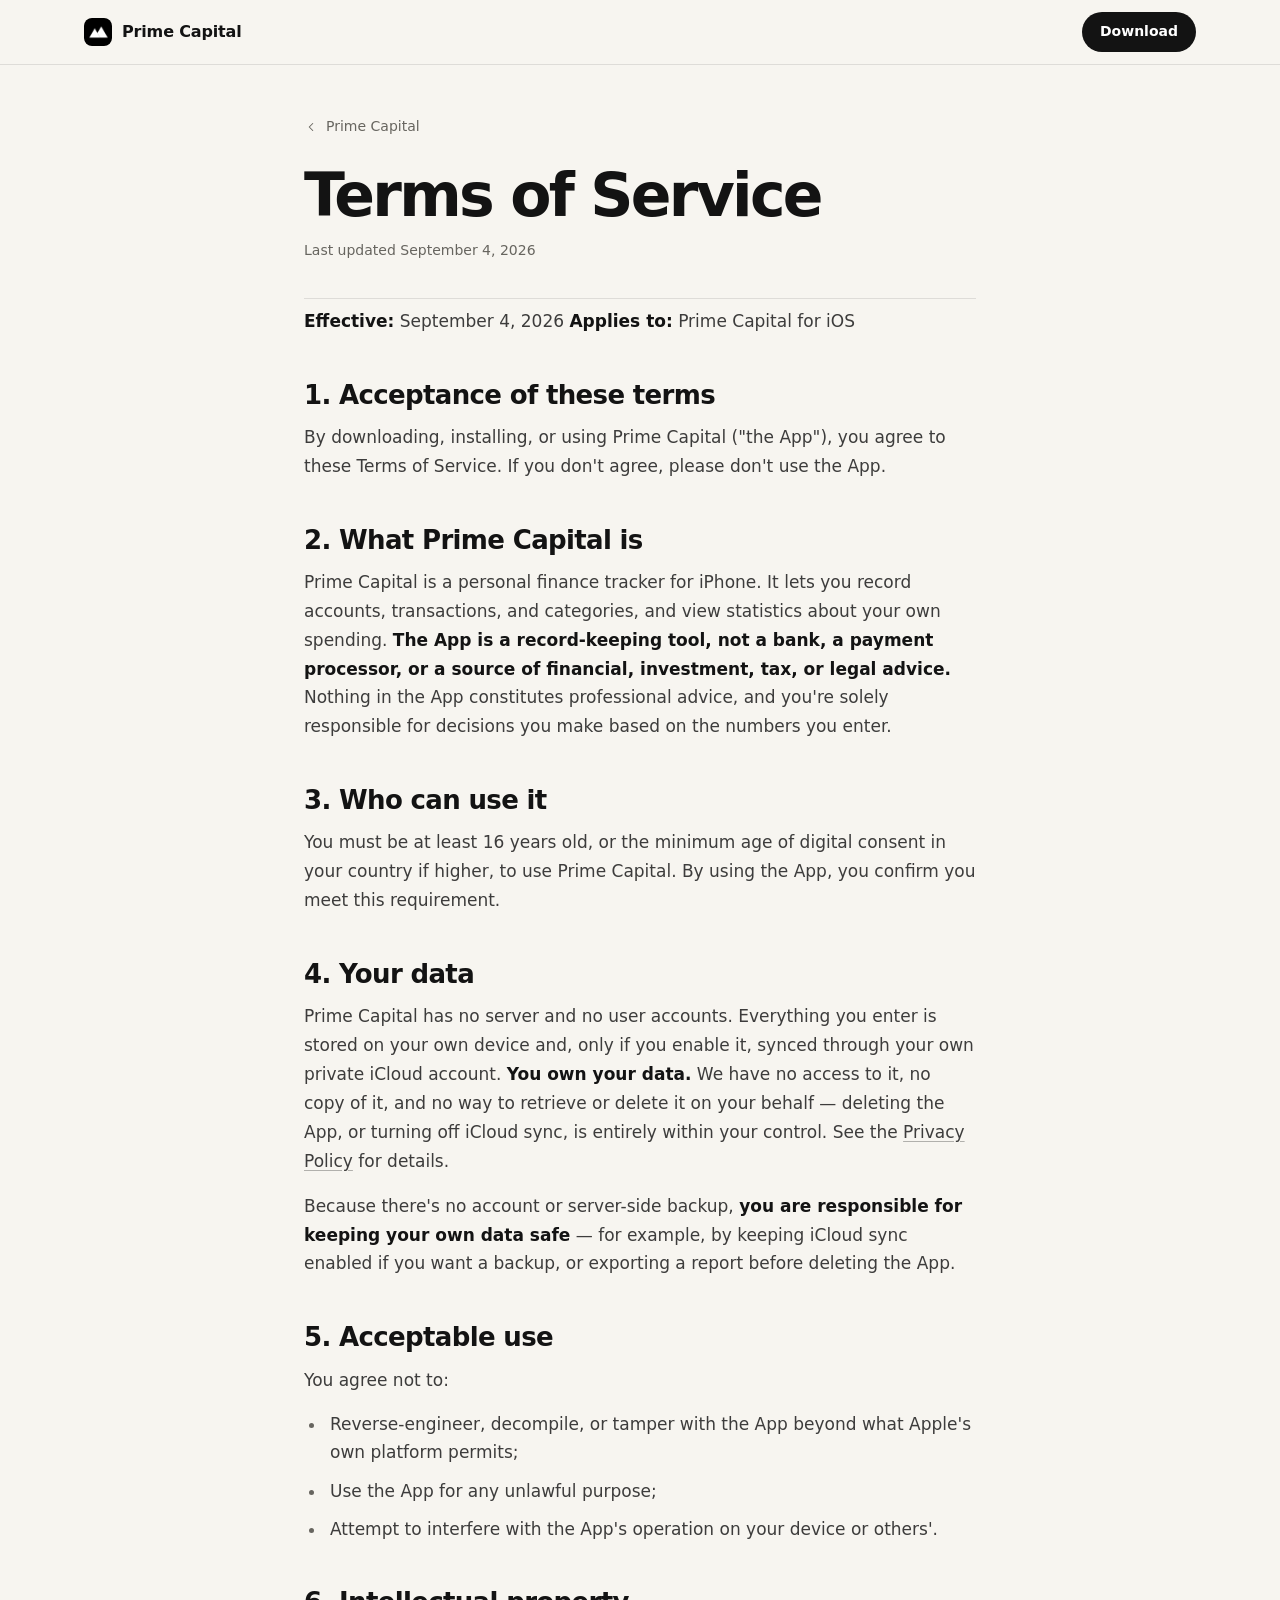
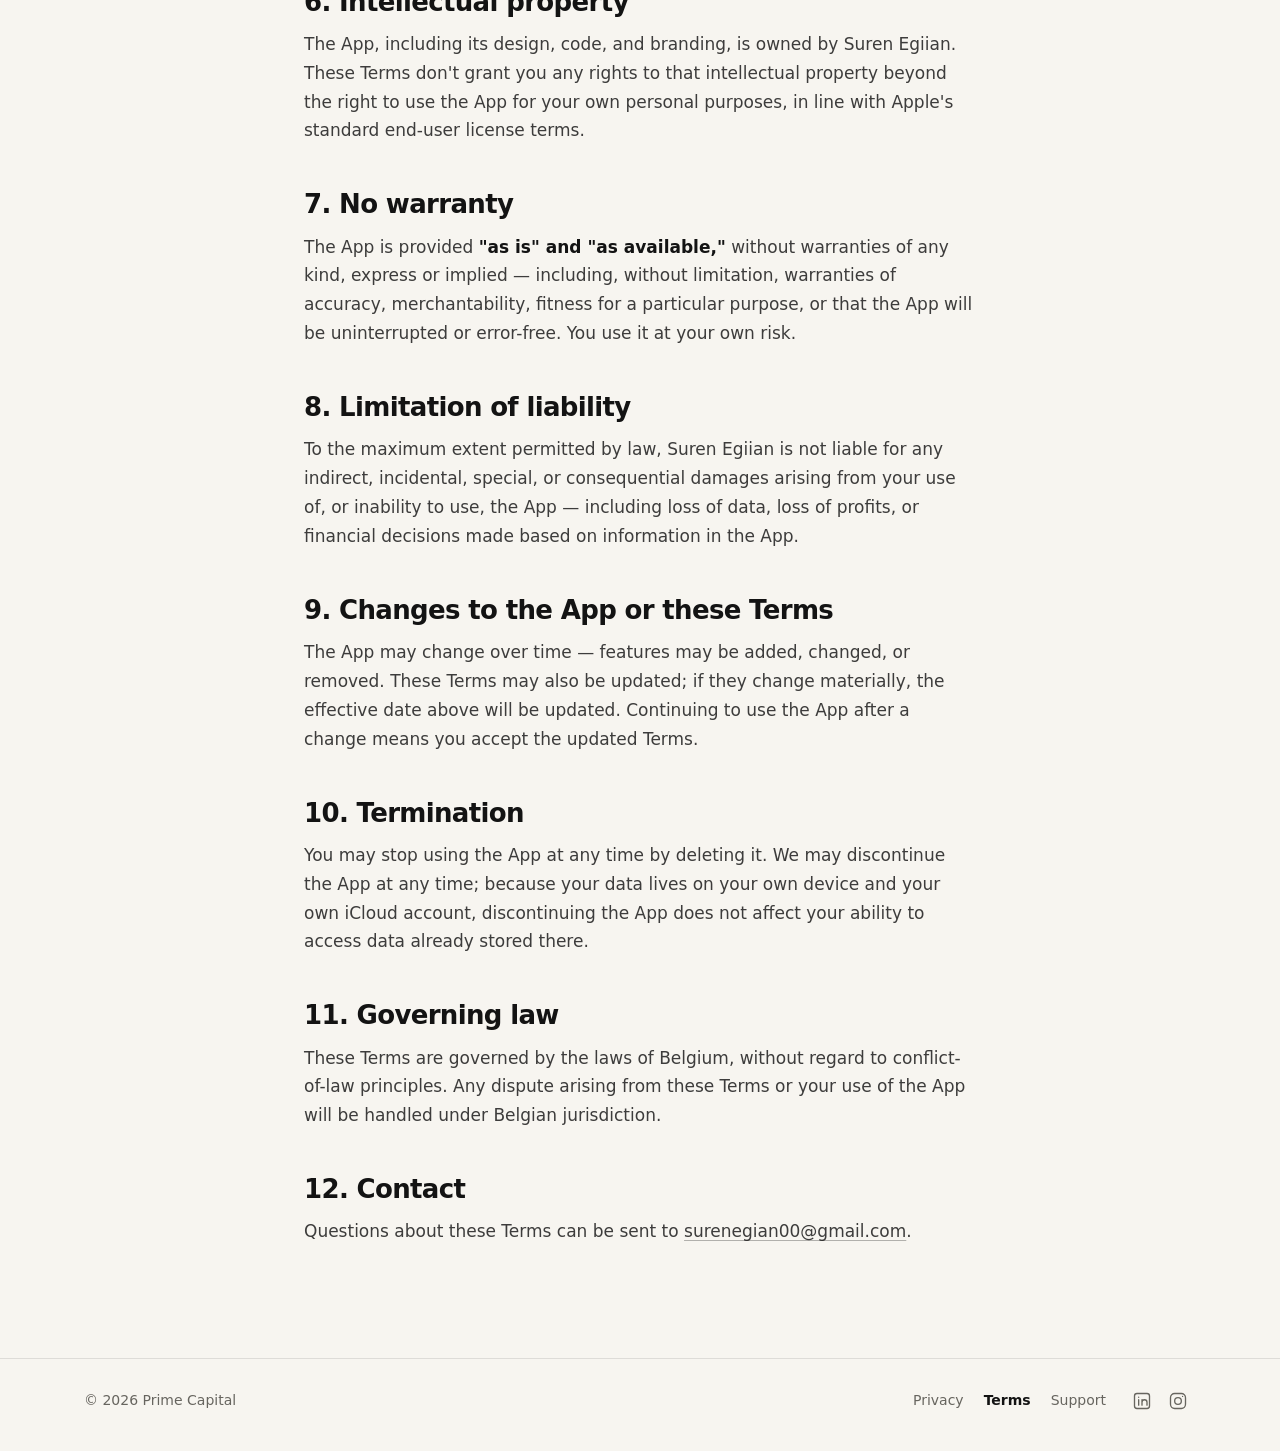
<file: site/terms/index.html>
<!doctype html>
<!-- Document page template (privacy / terms / support). generator.py fills the title, updated date,
     body and footer nav state, and injects the SEO block into <head>.
     Tokens, header and footer are copied from home.html: keep them in sync if either changes. -->
<html lang="en">
<head>
<meta charset="utf-8">
<meta name="viewport" content="width=device-width, initial-scale=1">
<title>Terms of Service – Prime Capital</title>
<meta name="description" content="The terms governing use of Prime Capital, a local-first personal finance tracker for iPhone.">
<link rel="canonical" href="https://prime-capital-app.pages.dev/terms/">
<meta name="theme-color" content="#f7f5f0">
<link rel="icon" href="../assets/img/v1-86ff3b4995f993732fca-9cfdf38b9eba223c.webp">
<link rel="apple-touch-icon" href="../assets/img/v1-86ff3b4995f993732fca-9cfdf38b9eba223c.webp">
<meta property="og:type" content="website">
<meta property="og:site_name" content="Prime Capital">
<meta property="og:title" content="Terms of Service – Prime Capital">
<meta property="og:description" content="The terms governing use of Prime Capital, a local-first personal finance tracker for iPhone.">
<meta property="og:url" content="https://prime-capital-app.pages.dev/terms/">
<meta property="og:image" content="https://prime-capital-app.pages.dev/assets/img/og-image.png">
<meta name="twitter:card" content="summary_large_image">
<meta name="twitter:title" content="Terms of Service – Prime Capital">
<meta name="twitter:description" content="The terms governing use of Prime Capital, a local-first personal finance tracker for iPhone.">
<meta name="twitter:image" content="https://prime-capital-app.pages.dev/assets/img/og-image.png">
<style>
:root{
  --bg:#f7f5f0; --stone:#ecE9e1; --ink:#131313; --muted:#67655f; --hair:rgba(19,19,19,.11); --accent:#1f4d3a;
  --sans:-apple-system,BlinkMacSystemFont,"SF Pro Display","SF Pro Text",system-ui,sans-serif;
  --ease:cubic-bezier(.32,.72,0,1);
}
*{box-sizing:border-box;margin:0}
html{background:var(--bg)}
body{font:16px/1.55 var(--sans);color:var(--ink);background:var(--bg);-webkit-font-smoothing:antialiased;overflow-x:hidden;min-height:100vh;display:flex;flex-direction:column}
a{color:inherit;touch-action:manipulation}
.wrap{max-width:1160px;margin:0 auto;padding:0 24px;width:100%}
:focus-visible{outline:2px solid var(--accent);outline-offset:3px;border-radius:10px}

header{position:sticky;top:0;z-index:20;background:rgba(247,245,240,.96);border-bottom:1px solid var(--hair)}
header .wrap{display:flex;align-items:center;justify-content:space-between;height:64px}
.brand{display:flex;align-items:center;gap:10px;font-weight:600;font-size:16px;letter-spacing:-.01em;text-decoration:none}
.brand img{width:28px;height:28px;border-radius:8px}
.btn{display:inline-flex;align-items:center;min-height:40px;padding:0 18px;border-radius:999px;background:var(--ink);color:#fff;font-weight:600;font-size:14px;text-decoration:none;transition:transform .35s var(--ease),background .3s}
.btn:active{transform:scale(.97)}
@media (hover:hover){.btn:hover{background:#000}}

main{flex:1}
.doc{max-width:720px;margin:0 auto;padding:40px 24px 96px}
.back{display:inline-flex;align-items:center;gap:8px;min-height:44px;font-size:14px;font-weight:500;color:var(--muted);text-decoration:none;transition:color .25s}
@media (hover:hover){.back:hover{color:var(--ink)}}
.back svg{width:14px;height:14px;stroke:currentColor;fill:none;stroke-width:1.8;stroke-linecap:round;stroke-linejoin:round}
h1{margin-top:16px;font-size:clamp(36px,5.4vw,60px);line-height:1.02;letter-spacing:-.045em;font-weight:600;text-wrap:balance}
.updated{margin-top:14px;font-size:14px;color:var(--muted)}
.rule{height:1px;background:var(--hair);margin:36px 0 8px}

.prose h2{margin:44px 0 12px;font-size:clamp(21px,2.4vw,26px);line-height:1.2;letter-spacing:-.025em;font-weight:600;text-wrap:balance}
.prose p{margin:0 0 16px;font-size:17px;line-height:1.7;color:rgba(19,19,19,.82);text-wrap:pretty}
.prose ul{margin:0 0 16px;padding-left:22px}
.prose li{margin:0 0 10px;font-size:17px;line-height:1.65;color:rgba(19,19,19,.82);padding-left:4px}
.prose li::marker{color:var(--muted)}
.prose strong{font-weight:600;color:var(--ink)}
.prose a{text-decoration:underline;text-decoration-color:rgba(19,19,19,.3);text-underline-offset:3px;transition:text-decoration-color .25s}
@media (hover:hover){.prose a:hover{text-decoration-color:var(--ink)}}

footer{border-top:1px solid var(--hair);padding:20px 0 28px;font-size:14px;color:var(--muted)}
footer .wrap{display:flex;justify-content:space-between;align-items:center;gap:16px;flex-wrap:wrap}
footer a{text-decoration:none;display:inline-flex;min-height:44px;align-items:center;padding:0 10px}
footer .wrap>nav:first-of-type{margin-left:auto}
footer .soc{margin-left:-8px}footer .soc a{padding:0 8px}
footer .soc svg{width:20px;height:20px;fill:none;stroke:currentColor;stroke-width:1.6;stroke-linecap:round;stroke-linejoin:round}
@media (max-width:480px){footer{font-size:13px}footer .wrap{gap:0 4px}footer a{padding:0 6px}}
footer a[aria-current="page"]{color:var(--ink);font-weight:600}
@media (hover:hover){footer a:hover{color:var(--ink)}}

.rv{opacity:0;transform:translateY(16px);animation:rise .8s var(--ease) forwards}
@keyframes rise{to{opacity:1;transform:none}}
@media (prefers-reduced-motion:reduce){.rv{opacity:1;transform:none;animation:none}}
@media (max-width:600px){.doc{padding-top:24px}.prose p,.prose li{font-size:16px}}
</style>
</head>
<body>
<header><div class="wrap">
  <a class="brand" href="../"><img src="../assets/img/v1-86ff3b4995f993732fca-9cfdf38b9eba223c.webp" alt="">Prime Capital</a>
  <a class="btn" href="https://apps.apple.com/app/id6792149434">Download</a>
</div></header>

<main>
  <article class="doc">
    <a class="back rv" href="../"><svg viewBox="0 0 24 24"><path d="M15 6l-6 6 6 6"/></svg>Prime Capital</a>
    <h1 class="rv">Terms of Service</h1>
    <p class="updated rv">Last updated September 4, 2026</p>
    <div class="rule"></div>
    <div class="prose rv">
<p><strong>Effective:</strong> September 4, 2026 <strong>Applies to:</strong> Prime Capital for iOS</p><h2>1. Acceptance of these terms</h2><p>By downloading, installing, or using Prime Capital (&quot;the App&quot;), you agree to these Terms of Service. If you don&#x27;t agree, please don&#x27;t use the App.</p><h2>2. What Prime Capital is</h2><p>Prime Capital is a personal finance tracker for iPhone. It lets you record accounts, transactions, and categories, and view statistics about your own spending. <strong>The App is a record-keeping tool, not a bank, a payment processor, or a source of financial, investment, tax, or legal advice.</strong> Nothing in the App constitutes professional advice, and you&#x27;re solely responsible for decisions you make based on the numbers you enter.</p><h2>3. Who can use it</h2><p>You must be at least 16 years old, or the minimum age of digital consent in your country if higher, to use Prime Capital. By using the App, you confirm you meet this requirement.</p><h2>4. Your data</h2><p>Prime Capital has no server and no user accounts. Everything you enter is stored on your own device and, only if you enable it, synced through your own private iCloud account. <strong>You own your data.</strong> We have no access to it, no copy of it, and no way to retrieve or delete it on your behalf — deleting the App, or turning off iCloud sync, is entirely within your control. See the <a href="../privacy/">Privacy Policy</a> for details.</p><p>Because there&#x27;s no account or server-side backup, <strong>you are responsible for keeping your own data safe</strong> — for example, by keeping iCloud sync enabled if you want a backup, or exporting a report before deleting the App.</p><h2>5. Acceptable use</h2><p>You agree not to:</p><ul><li>Reverse-engineer, decompile, or tamper with the App beyond what Apple&#x27;s own platform permits;</li><li>Use the App for any unlawful purpose;</li><li>Attempt to interfere with the App&#x27;s operation on your device or others&#x27;.</li></ul><h2>6. Intellectual property</h2><p>The App, including its design, code, and branding, is owned by Suren Egiian. These Terms don&#x27;t grant you any rights to that intellectual property beyond the right to use the App for your own personal purposes, in line with Apple&#x27;s standard end-user license terms.</p><h2>7. No warranty</h2><p>The App is provided <strong>&quot;as is&quot; and &quot;as available,&quot;</strong> without warranties of any kind, express or implied — including, without limitation, warranties of accuracy, merchantability, fitness for a particular purpose, or that the App will be uninterrupted or error-free. You use it at your own risk.</p><h2>8. Limitation of liability</h2><p>To the maximum extent permitted by law, Suren Egiian is not liable for any indirect, incidental, special, or consequential damages arising from your use of, or inability to use, the App — including loss of data, loss of profits, or financial decisions made based on information in the App.</p><h2>9. Changes to the App or these Terms</h2><p>The App may change over time — features may be added, changed, or removed. These Terms may also be updated; if they change materially, the effective date above will be updated. Continuing to use the App after a change means you accept the updated Terms.</p><h2>10. Termination</h2><p>You may stop using the App at any time by deleting it. We may discontinue the App at any time; because your data lives on your own device and your own iCloud account, discontinuing the App does not affect your ability to access data already stored there.</p><h2>11. Governing law</h2><p>These Terms are governed by the laws of Belgium, without regard to conflict-of-law principles. Any dispute arising from these Terms or your use of the App will be handled under Belgian jurisdiction.</p><h2>12. Contact</h2><p>Questions about these Terms can be sent to <a href="mailto:surenegian00@gmail.com">surenegian00@gmail.com</a>.</p>
    </div>
  </article>
</main>

<footer><div class="wrap"><span>© 2026 Prime Capital</span>
  <nav aria-label="Legal"><a href="../privacy/">Privacy</a><a href="../terms/" aria-current="page">Terms</a><a href="../support/">Support</a></nav>
  <nav class="soc" aria-label="Follow along"><a href="https://www.linkedin.com/company/prime-capital-finance" target="_blank" rel="noopener noreferrer" aria-label="Prime Capital on LinkedIn"><svg viewBox="0 0 24 24" aria-hidden="true"><rect x="3" y="3" width="18" height="18" rx="3"/><path d="M8 10.5V17M8 7.5v.01M12 17v-6.5M12 13.5a3 3 0 0 1 6 0V17"/></svg></a><a href="https://www.instagram.com/primecapitalapp" target="_blank" rel="noopener noreferrer" aria-label="Prime Capital on Instagram"><svg viewBox="0 0 24 24" aria-hidden="true"><rect x="3" y="3" width="18" height="18" rx="5"/><circle cx="12" cy="12" r="4"/><path d="M17.5 6.5v.01"/></svg></a></nav></div></footer>
</body>
</html>
</file>
<file: assets/css/3cgp9wgn1jz2r.css>
@font-face{font-family:Geist Variable;font-style:normal;font-display:swap;font-weight:100 900;src:url(../media/geist-cyrillic-ext-wght-normal.1o60yhwqd7ueg.woff2?dpl=dpl_AqJ9EE7WdNhXR4HjAKg9FY8EVb3V)format("woff2-variations");unicode-range:U+460-52F,U+1C80-1C8A,U+20B4,U+2DE0-2DFF,U+A640-A69F,U+FE2E-FE2F}@font-face{font-family:Geist Variable;font-style:normal;font-display:swap;font-weight:100 900;src:url(../media/geist-cyrillic-wght-normal.0n0q_nh7u2mrm.woff2?dpl=dpl_AqJ9EE7WdNhXR4HjAKg9FY8EVb3V)format("woff2-variations");unicode-range:U+301,U+400-45F,U+490-491,U+4B0-4B1,U+2116}@font-face{font-family:Geist Variable;font-style:normal;font-display:swap;font-weight:100 900;src:url(../media/geist-vietnamese-wght-normal.0nt7ek_nfk5a4.woff2?dpl=dpl_AqJ9EE7WdNhXR4HjAKg9FY8EVb3V)format("woff2-variations");unicode-range:U+102-103,U+110-111,U+128-129,U+168-169,U+1A0-1A1,U+1AF-1B0,U+300-301,U+303-304,U+308-309,U+323,U+329,U+1EA0-1EF9,U+20AB}@font-face{font-family:Geist Variable;font-style:normal;font-display:swap;font-weight:100 900;src:url(../media/geist-latin-ext-wght-normal.39q78sztp1ci5.woff2?dpl=dpl_AqJ9EE7WdNhXR4HjAKg9FY8EVb3V)format("woff2-variations");unicode-range:U+100-2BA,U+2BD-2C5,U+2C7-2CC,U+2CE-2D7,U+2DD-2FF,U+304,U+308,U+329,U+1D00-1DBF,U+1E00-1E9F,U+1EF2-1EFF,U+2020,U+20A0-20AB,U+20AD-20C0,U+2113,U+2C60-2C7F,U+A720-A7FF}@font-face{font-family:Geist Variable;font-style:normal;font-display:swap;font-weight:100 900;src:url(../media/geist-latin-wght-normal.20f3xrkj613ah.woff2?dpl=dpl_AqJ9EE7WdNhXR4HjAKg9FY8EVb3V)format("woff2-variations");unicode-range:U+??,U+131,U+152-153,U+2BB-2BC,U+2C6,U+2DA,U+2DC,U+304,U+308,U+329,U+2000-206F,U+20AC,U+2122,U+2191,U+2193,U+2212,U+2215,U+FEFF,U+FFFD}
@font-face{font-family:Geist Mono Variable;font-style:normal;font-display:swap;font-weight:100 900;src:url(../media/geist-mono-cyrillic-ext-wght-normal.2ij5maosbedmv.woff2?dpl=dpl_AqJ9EE7WdNhXR4HjAKg9FY8EVb3V)format("woff2-variations");unicode-range:U+460-52F,U+1C80-1C8A,U+20B4,U+2DE0-2DFF,U+A640-A69F,U+FE2E-FE2F}@font-face{font-family:Geist Mono Variable;font-style:normal;font-display:swap;font-weight:100 900;src:url(../media/geist-mono-cyrillic-wght-normal.33c6-jfmyetfr.woff2?dpl=dpl_AqJ9EE7WdNhXR4HjAKg9FY8EVb3V)format("woff2-variations");unicode-range:U+301,U+400-45F,U+490-491,U+4B0-4B1,U+2116}@font-face{font-family:Geist Mono Variable;font-style:normal;font-display:swap;font-weight:100 900;src:url(../media/geist-mono-symbols2-wght-normal.0peao-xekk45v.woff2?dpl=dpl_AqJ9EE7WdNhXR4HjAKg9FY8EVb3V)format("woff2-variations");unicode-range:U+2000-2001,U+2004-2008,U+200A,U+23B8-23BD,U+2500-259F}@font-face{font-family:Geist Mono Variable;font-style:normal;font-display:swap;font-weight:100 900;src:url(../media/geist-mono-vietnamese-wght-normal.3lyzf0uofk1_2.woff2?dpl=dpl_AqJ9EE7WdNhXR4HjAKg9FY8EVb3V)format("woff2-variations");unicode-range:U+102-103,U+110-111,U+128-129,U+168-169,U+1A0-1A1,U+1AF-1B0,U+300-301,U+303-304,U+308-309,U+323,U+329,U+1EA0-1EF9,U+20AB}@font-face{font-family:Geist Mono Variable;font-style:normal;font-display:swap;font-weight:100 900;src:url(../media/geist-mono-latin-ext-wght-normal.18_jyrw-ln1dm.woff2?dpl=dpl_AqJ9EE7WdNhXR4HjAKg9FY8EVb3V)format("woff2-variations");unicode-range:U+100-2BA,U+2BD-2C5,U+2C7-2CC,U+2CE-2D7,U+2DD-2FF,U+304,U+308,U+329,U+1D00-1DBF,U+1E00-1E9F,U+1EF2-1EFF,U+2020,U+20A0-20AB,U+20AD-20C0,U+2113,U+2C60-2C7F,U+A720-A7FF}@font-face{font-family:Geist Mono Variable;font-style:normal;font-display:swap;font-weight:100 900;src:url(../media/geist-mono-latin-wght-normal.1t7tphccnfzmb.woff2?dpl=dpl_AqJ9EE7WdNhXR4HjAKg9FY8EVb3V)format("woff2-variations");unicode-range:U+??,U+131,U+152-153,U+2BB-2BC,U+2C6,U+2DA,U+2DC,U+304,U+308,U+329,U+2000-206F,U+20AC,U+2122,U+2191,U+2193,U+2212,U+2215,U+FEFF,U+FFFD}
@font-face{font-family:Playfair Display Variable;font-style:normal;font-display:swap;font-weight:400 900;src:url(../media/playfair-display-cyrillic-wght-normal.2k45saqu94y7o.woff2?dpl=dpl_AqJ9EE7WdNhXR4HjAKg9FY8EVb3V)format("woff2-variations");unicode-range:U+301,U+400-45F,U+490-491,U+4B0-4B1,U+2116}@font-face{font-family:Playfair Display Variable;font-style:normal;font-display:swap;font-weight:400 900;src:url(../media/playfair-display-vietnamese-wght-normal.1uspqum1g73ck.woff2?dpl=dpl_AqJ9EE7WdNhXR4HjAKg9FY8EVb3V)format("woff2-variations");unicode-range:U+102-103,U+110-111,U+128-129,U+168-169,U+1A0-1A1,U+1AF-1B0,U+300-301,U+303-304,U+308-309,U+323,U+329,U+1EA0-1EF9,U+20AB}@font-face{font-family:Playfair Display Variable;font-style:normal;font-display:swap;font-weight:400 900;src:url(../media/playfair-display-latin-ext-wght-normal.35b9e1hr6h5k1.woff2?dpl=dpl_AqJ9EE7WdNhXR4HjAKg9FY8EVb3V)format("woff2-variations");unicode-range:U+100-2BA,U+2BD-2C5,U+2C7-2CC,U+2CE-2D7,U+2DD-2FF,U+304,U+308,U+329,U+1D00-1DBF,U+1E00-1E9F,U+1EF2-1EFF,U+2020,U+20A0-20AB,U+20AD-20C0,U+2113,U+2C60-2C7F,U+A720-A7FF}@font-face{font-family:Playfair Display Variable;font-style:normal;font-display:swap;font-weight:400 900;src:url(../media/playfair-display-latin-wght-normal.1izqcz-wkfvza.woff2?dpl=dpl_AqJ9EE7WdNhXR4HjAKg9FY8EVb3V)format("woff2-variations");unicode-range:U+??,U+131,U+152-153,U+2BB-2BC,U+2C6,U+2DA,U+2DC,U+304,U+308,U+329,U+2000-206F,U+20AC,U+2122,U+2191,U+2193,U+2212,U+2215,U+FEFF,U+FFFD}
@font-face{font-family:Playfair Display Variable;font-style:italic;font-display:swap;font-weight:400 900;src:url(../media/playfair-display-cyrillic-wght-italic.1gwx95r0anrw4.woff2?dpl=dpl_AqJ9EE7WdNhXR4HjAKg9FY8EVb3V)format("woff2-variations");unicode-range:U+301,U+400-45F,U+490-491,U+4B0-4B1,U+2116}@font-face{font-family:Playfair Display Variable;font-style:italic;font-display:swap;font-weight:400 900;src:url(../media/playfair-display-vietnamese-wght-italic.0qvysxrjcrilw.woff2?dpl=dpl_AqJ9EE7WdNhXR4HjAKg9FY8EVb3V)format("woff2-variations");unicode-range:U+102-103,U+110-111,U+128-129,U+168-169,U+1A0-1A1,U+1AF-1B0,U+300-301,U+303-304,U+308-309,U+323,U+329,U+1EA0-1EF9,U+20AB}@font-face{font-family:Playfair Display Variable;font-style:italic;font-display:swap;font-weight:400 900;src:url(../media/playfair-display-latin-ext-wght-italic.2alk5_pwykb7c.woff2?dpl=dpl_AqJ9EE7WdNhXR4HjAKg9FY8EVb3V)format("woff2-variations");unicode-range:U+100-2BA,U+2BD-2C5,U+2C7-2CC,U+2CE-2D7,U+2DD-2FF,U+304,U+308,U+329,U+1D00-1DBF,U+1E00-1E9F,U+1EF2-1EFF,U+2020,U+20A0-20AB,U+20AD-20C0,U+2113,U+2C60-2C7F,U+A720-A7FF}@font-face{font-family:Playfair Display Variable;font-style:italic;font-display:swap;font-weight:400 900;src:url(../media/playfair-display-latin-wght-italic.3wz967ibaache.woff2?dpl=dpl_AqJ9EE7WdNhXR4HjAKg9FY8EVb3V)format("woff2-variations");unicode-range:U+??,U+131,U+152-153,U+2BB-2BC,U+2C6,U+2DA,U+2DC,U+304,U+308,U+329,U+2000-206F,U+20AC,U+2122,U+2191,U+2193,U+2212,U+2215,U+FEFF,U+FFFD}
@font-face{font-family:Inter Variable;font-style:normal;font-display:swap;font-weight:100 900;src:url(../media/inter-cyrillic-ext-wght-normal.20g3-bbbhdq0_.woff2?dpl=dpl_AqJ9EE7WdNhXR4HjAKg9FY8EVb3V)format("woff2-variations");unicode-range:U+460-52F,U+1C80-1C8A,U+20B4,U+2DE0-2DFF,U+A640-A69F,U+FE2E-FE2F}@font-face{font-family:Inter Variable;font-style:normal;font-display:swap;font-weight:100 900;src:url(../media/inter-cyrillic-wght-normal.2cxlyxah-fd35.woff2?dpl=dpl_AqJ9EE7WdNhXR4HjAKg9FY8EVb3V)format("woff2-variations");unicode-range:U+301,U+400-45F,U+490-491,U+4B0-4B1,U+2116}@font-face{font-family:Inter Variable;font-style:normal;font-display:swap;font-weight:100 900;src:url(../media/inter-greek-ext-wght-normal.0mkxydxl0e43d.woff2?dpl=dpl_AqJ9EE7WdNhXR4HjAKg9FY8EVb3V)format("woff2-variations");unicode-range:U+1F??}@font-face{font-family:Inter Variable;font-style:normal;font-display:swap;font-weight:100 900;src:url(../media/inter-greek-wght-normal.1rx9vjatjkdar.woff2?dpl=dpl_AqJ9EE7WdNhXR4HjAKg9FY8EVb3V)format("woff2-variations");unicode-range:U+370-377,U+37A-37F,U+384-38A,U+38C,U+38E-3A1,U+3A3-3FF}@font-face{font-family:Inter Variable;font-style:normal;font-display:swap;font-weight:100 900;src:url(../media/inter-vietnamese-wght-normal.2kcj5i_8uff48.woff2?dpl=dpl_AqJ9EE7WdNhXR4HjAKg9FY8EVb3V)format("woff2-variations");unicode-range:U+102-103,U+110-111,U+128-129,U+168-169,U+1A0-1A1,U+1AF-1B0,U+300-301,U+303-304,U+308-309,U+323,U+329,U+1EA0-1EF9,U+20AB}@font-face{font-family:Inter Variable;font-style:normal;font-display:swap;font-weight:100 900;src:url(../media/inter-latin-ext-wght-normal.3gdi_th3seg1n.woff2?dpl=dpl_AqJ9EE7WdNhXR4HjAKg9FY8EVb3V)format("woff2-variations");unicode-range:U+100-2BA,U+2BD-2C5,U+2C7-2CC,U+2CE-2D7,U+2DD-2FF,U+304,U+308,U+329,U+1D00-1DBF,U+1E00-1E9F,U+1EF2-1EFF,U+2020,U+20A0-20AB,U+20AD-20C0,U+2113,U+2C60-2C7F,U+A720-A7FF}@font-face{font-family:Inter Variable;font-style:normal;font-display:swap;font-weight:100 900;src:url(../media/inter-latin-wght-normal.0gsaq8ukbf34m.woff2?dpl=dpl_AqJ9EE7WdNhXR4HjAKg9FY8EVb3V)format("woff2-variations");unicode-range:U+??,U+131,U+152-153,U+2BB-2BC,U+2C6,U+2DA,U+2DC,U+304,U+308,U+329,U+2000-206F,U+20AC,U+2122,U+2191,U+2193,U+2212,U+2215,U+FEFF,U+FFFD}
@font-face{font-family:Inter Variable;font-style:italic;font-display:swap;font-weight:100 900;src:url(../media/inter-cyrillic-ext-wght-italic.2i79u8by1doun.woff2?dpl=dpl_AqJ9EE7WdNhXR4HjAKg9FY8EVb3V)format("woff2-variations");unicode-range:U+460-52F,U+1C80-1C8A,U+20B4,U+2DE0-2DFF,U+A640-A69F,U+FE2E-FE2F}@font-face{font-family:Inter Variable;font-style:italic;font-display:swap;font-weight:100 900;src:url(../media/inter-cyrillic-wght-italic.2tnlx-pmfvhla.woff2?dpl=dpl_AqJ9EE7WdNhXR4HjAKg9FY8EVb3V)format("woff2-variations");unicode-range:U+301,U+400-45F,U+490-491,U+4B0-4B1,U+2116}@font-face{font-family:Inter Variable;font-style:italic;font-display:swap;font-weight:100 900;src:url(../media/inter-greek-ext-wght-italic.2qz1yg5bdhihn.woff2?dpl=dpl_AqJ9EE7WdNhXR4HjAKg9FY8EVb3V)format("woff2-variations");unicode-range:U+1F??}@font-face{font-family:Inter Variable;font-style:italic;font-display:swap;font-weight:100 900;src:url(../media/inter-greek-wght-italic.0j-_1tqxkvadc.woff2?dpl=dpl_AqJ9EE7WdNhXR4HjAKg9FY8EVb3V)format("woff2-variations");unicode-range:U+370-377,U+37A-37F,U+384-38A,U+38C,U+38E-3A1,U+3A3-3FF}@font-face{font-family:Inter Variable;font-style:italic;font-display:swap;font-weight:100 900;src:url(../media/inter-vietnamese-wght-italic.3i74_6c0ar90g.woff2?dpl=dpl_AqJ9EE7WdNhXR4HjAKg9FY8EVb3V)format("woff2-variations");unicode-range:U+102-103,U+110-111,U+128-129,U+168-169,U+1A0-1A1,U+1AF-1B0,U+300-301,U+303-304,U+308-309,U+323,U+329,U+1EA0-1EF9,U+20AB}@font-face{font-family:Inter Variable;font-style:italic;font-display:swap;font-weight:100 900;src:url(../media/inter-latin-ext-wght-italic.01wwv3vcj5pep.woff2?dpl=dpl_AqJ9EE7WdNhXR4HjAKg9FY8EVb3V)format("woff2-variations");unicode-range:U+100-2BA,U+2BD-2C5,U+2C7-2CC,U+2CE-2D7,U+2DD-2FF,U+304,U+308,U+329,U+1D00-1DBF,U+1E00-1E9F,U+1EF2-1EFF,U+2020,U+20A0-20AB,U+20AD-20C0,U+2113,U+2C60-2C7F,U+A720-A7FF}@font-face{font-family:Inter Variable;font-style:italic;font-display:swap;font-weight:100 900;src:url(../media/inter-latin-wght-italic.3hwd7k23_92gg.woff2?dpl=dpl_AqJ9EE7WdNhXR4HjAKg9FY8EVb3V)format("woff2-variations");unicode-range:U+??,U+131,U+152-153,U+2BB-2BC,U+2C6,U+2DA,U+2DC,U+304,U+308,U+329,U+2000-206F,U+20AC,U+2122,U+2191,U+2193,U+2212,U+2215,U+FEFF,U+FFFD}
@font-face{font-family:Montserrat Variable;font-style:normal;font-display:swap;font-weight:100 900;src:url(../media/montserrat-cyrillic-ext-wght-normal.31kzpg2b0a5rp.woff2?dpl=dpl_AqJ9EE7WdNhXR4HjAKg9FY8EVb3V)format("woff2-variations");unicode-range:U+460-52F,U+1C80-1C8A,U+20B4,U+2DE0-2DFF,U+A640-A69F,U+FE2E-FE2F}@font-face{font-family:Montserrat Variable;font-style:normal;font-display:swap;font-weight:100 900;src:url(../media/montserrat-cyrillic-wght-normal.34sqywawp5ooo.woff2?dpl=dpl_AqJ9EE7WdNhXR4HjAKg9FY8EVb3V)format("woff2-variations");unicode-range:U+301,U+400-45F,U+490-491,U+4B0-4B1,U+2116}@font-face{font-family:Montserrat Variable;font-style:normal;font-display:swap;font-weight:100 900;src:url(../media/montserrat-vietnamese-wght-normal.3-nce-jb_9bxk.woff2?dpl=dpl_AqJ9EE7WdNhXR4HjAKg9FY8EVb3V)format("woff2-variations");unicode-range:U+102-103,U+110-111,U+128-129,U+168-169,U+1A0-1A1,U+1AF-1B0,U+300-301,U+303-304,U+308-309,U+323,U+329,U+1EA0-1EF9,U+20AB}@font-face{font-family:Montserrat Variable;font-style:normal;font-display:swap;font-weight:100 900;src:url(../media/montserrat-latin-ext-wght-normal.0qrnuj2_50brc.woff2?dpl=dpl_AqJ9EE7WdNhXR4HjAKg9FY8EVb3V)format("woff2-variations");unicode-range:U+100-2BA,U+2BD-2C5,U+2C7-2CC,U+2CE-2D7,U+2DD-2FF,U+304,U+308,U+329,U+1D00-1DBF,U+1E00-1E9F,U+1EF2-1EFF,U+2020,U+20A0-20AB,U+20AD-20C0,U+2113,U+2C60-2C7F,U+A720-A7FF}@font-face{font-family:Montserrat Variable;font-style:normal;font-display:swap;font-weight:100 900;src:url(../media/montserrat-latin-wght-normal.0s216eisv2o7-.woff2?dpl=dpl_AqJ9EE7WdNhXR4HjAKg9FY8EVb3V)format("woff2-variations");unicode-range:U+??,U+131,U+152-153,U+2BB-2BC,U+2C6,U+2DA,U+2DC,U+304,U+308,U+329,U+2000-206F,U+20AC,U+2122,U+2191,U+2193,U+2212,U+2215,U+FEFF,U+FFFD}
@font-face{font-family:Montserrat Variable;font-style:italic;font-display:swap;font-weight:100 900;src:url(../media/montserrat-cyrillic-ext-wght-italic.0zx-rptt9umq8.woff2?dpl=dpl_AqJ9EE7WdNhXR4HjAKg9FY8EVb3V)format("woff2-variations");unicode-range:U+460-52F,U+1C80-1C8A,U+20B4,U+2DE0-2DFF,U+A640-A69F,U+FE2E-FE2F}@font-face{font-family:Montserrat Variable;font-style:italic;font-display:swap;font-weight:100 900;src:url(../media/montserrat-cyrillic-wght-italic.3bgd37zw02i4o.woff2?dpl=dpl_AqJ9EE7WdNhXR4HjAKg9FY8EVb3V)format("woff2-variations");unicode-range:U+301,U+400-45F,U+490-491,U+4B0-4B1,U+2116}@font-face{font-family:Montserrat Variable;font-style:italic;font-display:swap;font-weight:100 900;src:url(../media/montserrat-vietnamese-wght-italic.0wpuigdruadpr.woff2?dpl=dpl_AqJ9EE7WdNhXR4HjAKg9FY8EVb3V)format("woff2-variations");unicode-range:U+102-103,U+110-111,U+128-129,U+168-169,U+1A0-1A1,U+1AF-1B0,U+300-301,U+303-304,U+308-309,U+323,U+329,U+1EA0-1EF9,U+20AB}@font-face{font-family:Montserrat Variable;font-style:italic;font-display:swap;font-weight:100 900;src:url(../media/montserrat-latin-ext-wght-italic.3kt3ocwlu0s9v.woff2?dpl=dpl_AqJ9EE7WdNhXR4HjAKg9FY8EVb3V)format("woff2-variations");unicode-range:U+100-2BA,U+2BD-2C5,U+2C7-2CC,U+2CE-2D7,U+2DD-2FF,U+304,U+308,U+329,U+1D00-1DBF,U+1E00-1E9F,U+1EF2-1EFF,U+2020,U+20A0-20AB,U+20AD-20C0,U+2113,U+2C60-2C7F,U+A720-A7FF}@font-face{font-family:Montserrat Variable;font-style:italic;font-display:swap;font-weight:100 900;src:url(../media/montserrat-latin-wght-italic.2upkllio666rw.woff2?dpl=dpl_AqJ9EE7WdNhXR4HjAKg9FY8EVb3V)format("woff2-variations");unicode-range:U+??,U+131,U+152-153,U+2BB-2BC,U+2C6,U+2DA,U+2DC,U+304,U+308,U+329,U+2000-206F,U+20AC,U+2122,U+2191,U+2193,U+2212,U+2215,U+FEFF,U+FFFD}
@font-face{font-family:Open Sans Variable;font-style:normal;font-display:swap;font-weight:300 800;src:url(../media/open-sans-cyrillic-ext-wght-normal.1jus7mcr46pb4.woff2?dpl=dpl_AqJ9EE7WdNhXR4HjAKg9FY8EVb3V)format("woff2-variations");unicode-range:U+460-52F,U+1C80-1C8A,U+20B4,U+2DE0-2DFF,U+A640-A69F,U+FE2E-FE2F}@font-face{font-family:Open Sans Variable;font-style:normal;font-display:swap;font-weight:300 800;src:url(../media/open-sans-cyrillic-wght-normal.0orhtvbdpws0l.woff2?dpl=dpl_AqJ9EE7WdNhXR4HjAKg9FY8EVb3V)format("woff2-variations");unicode-range:U+301,U+400-45F,U+490-491,U+4B0-4B1,U+2116}@font-face{font-family:Open Sans Variable;font-style:normal;font-display:swap;font-weight:300 800;src:url(../media/open-sans-greek-ext-wght-normal.229c9s1rqt9cy.woff2?dpl=dpl_AqJ9EE7WdNhXR4HjAKg9FY8EVb3V)format("woff2-variations");unicode-range:U+1F??}@font-face{font-family:Open Sans Variable;font-style:normal;font-display:swap;font-weight:300 800;src:url(../media/open-sans-greek-wght-normal.0ds3fnz70jfa5.woff2?dpl=dpl_AqJ9EE7WdNhXR4HjAKg9FY8EVb3V)format("woff2-variations");unicode-range:U+370-377,U+37A-37F,U+384-38A,U+38C,U+38E-3A1,U+3A3-3FF}@font-face{font-family:Open Sans Variable;font-style:normal;font-display:swap;font-weight:300 800;src:url(../media/open-sans-hebrew-wght-normal.08udq195i74a2.woff2?dpl=dpl_AqJ9EE7WdNhXR4HjAKg9FY8EVb3V)format("woff2-variations");unicode-range:U+307-308,U+590-5FF,U+200C-2010,U+20AA,U+25CC,U+FB1D-FB4F}@font-face{font-family:Open Sans Variable;font-style:normal;font-display:swap;font-weight:300 800;src:url(../media/open-sans-math-wght-normal.09fr_k7zvghwd.woff2?dpl=dpl_AqJ9EE7WdNhXR4HjAKg9FY8EVb3V)format("woff2-variations");unicode-range:U+302-303,U+305,U+307-308,U+310,U+312,U+315,U+31A,U+326-327,U+32C,U+32F-330,U+332-333,U+338,U+33A,U+346,U+34D,U+391-3A1,U+3A3-3A9,U+3B1-3C9,U+3D1,U+3D5-3D6,U+3F0-3F1,U+3F4-3F5,U+2016-2017,U+2034-2038,U+203C,U+2040,U+2043,U+2047,U+2050,U+2057,U+205F,U+2070-2071,U+2074-208E,U+2090-209C,U+20D0-20DC,U+20E1,U+20E5-20EF,U+2100-2112,U+2114-2115,U+2117-2121,U+2123-214F,U+2190,U+2192,U+2194-21AE,U+21B0-21E5,U+21F1-21F2,U+21F4-2211,U+2213-2214,U+2216-22FF,U+2308-230B,U+2310,U+2319,U+231C-2321,U+2336-237A,U+237C,U+2395,U+239B-23B7,U+23D0,U+23DC-23E1,U+2474-2475,U+25AF,U+25B3,U+25B7,U+25BD,U+25C1,U+25CA,U+25CC,U+25FB,U+266D-266F,U+27C0-27FF,U+2900-2AFF,U+2B0E-2B11,U+2B30-2B4C,U+2BFE,U+3030,U+FF5B,U+FF5D,U+1D400-1D7FF,U+1EE??}@font-face{font-family:Open Sans Variable;font-style:normal;font-display:swap;font-weight:300 800;src:url(../media/open-sans-symbols-wght-normal.1gwbmjxtz_q4f.woff2?dpl=dpl_AqJ9EE7WdNhXR4HjAKg9FY8EVb3V)format("woff2-variations");unicode-range:U+1-C,U+E-1F,U+7F-9F,U+20DD-20E0,U+20E2-20E4,U+2150-218F,U+2190,U+2192,U+2194-2199,U+21AF,U+21E6-21F0,U+21F3,U+2218-2219,U+2299,U+22C4-22C6,U+2300-243F,U+2440-244A,U+2460-24FF,U+25A0-27BF,U+28??,U+2921-2922,U+2981,U+29BF,U+29EB,U+2B??,U+4DC0-4DFF,U+FFF9-FFFB,U+10140-1018E,U+10190-1019C,U+101A0,U+101D0-101FD,U+102E0-102FB,U+10E60-10E7E,U+1D2C0-1D2D3,U+1D2E0-1D37F,U+1F0??,U+1F100-1F1AD,U+1F1E6-1F1FF,U+1F30D-1F30F,U+1F315,U+1F31C,U+1F31E,U+1F320-1F32C,U+1F336,U+1F378,U+1F37D,U+1F382,U+1F393-1F39F,U+1F3A7-1F3A8,U+1F3AC-1F3AF,U+1F3C2,U+1F3C4-1F3C6,U+1F3CA-1F3CE,U+1F3D4-1F3E0,U+1F3ED,U+1F3F1-1F3F3,U+1F3F5-1F3F7,U+1F408,U+1F415,U+1F41F,U+1F426,U+1F43F,U+1F441-1F442,U+1F444,U+1F446-1F449,U+1F44C-1F44E,U+1F453,U+1F46A,U+1F47D,U+1F4A3,U+1F4B0,U+1F4B3,U+1F4B9,U+1F4BB,U+1F4BF,U+1F4C8-1F4CB,U+1F4D6,U+1F4DA,U+1F4DF,U+1F4E3-1F4E6,U+1F4EA-1F4ED,U+1F4F7,U+1F4F9-1F4FB,U+1F4FD-1F4FE,U+1F503,U+1F507-1F50B,U+1F50D,U+1F512-1F513,U+1F53E-1F54A,U+1F54F-1F5FA,U+1F610,U+1F650-1F67F,U+1F687,U+1F68D,U+1F691,U+1F694,U+1F698,U+1F6AD,U+1F6B2,U+1F6B9-1F6BA,U+1F6BC,U+1F6C6-1F6CF,U+1F6D3-1F6D7,U+1F6E0-1F6EA,U+1F6F0-1F6F3,U+1F6F7-1F6FC,U+1F7??,U+1F800-1F80B,U+1F810-1F847,U+1F850-1F859,U+1F860-1F887,U+1F890-1F8AD,U+1F8B0-1F8BB,U+1F8C0-1F8C1,U+1F900-1F90B,U+1F93B,U+1F946,U+1F984,U+1F996,U+1F9E9,U+1FA00-1FA6F,U+1FA70-1FA7C,U+1FA80-1FA89,U+1FA8F-1FAC6,U+1FACE-1FADC,U+1FADF-1FAE9,U+1FAF0-1FAF8,U+1FB??}@font-face{font-family:Open Sans Variable;font-style:normal;font-display:swap;font-weight:300 800;src:url(../media/open-sans-vietnamese-wght-normal.228yawgkkl6ko.woff2?dpl=dpl_AqJ9EE7WdNhXR4HjAKg9FY8EVb3V)format("woff2-variations");unicode-range:U+102-103,U+110-111,U+128-129,U+168-169,U+1A0-1A1,U+1AF-1B0,U+300-301,U+303-304,U+308-309,U+323,U+329,U+1EA0-1EF9,U+20AB}@font-face{font-family:Open Sans Variable;font-style:normal;font-display:swap;font-weight:300 800;src:url(../media/open-sans-latin-ext-wght-normal.3qf4mfnq2ftcc.woff2?dpl=dpl_AqJ9EE7WdNhXR4HjAKg9FY8EVb3V)format("woff2-variations");unicode-range:U+100-2BA,U+2BD-2C5,U+2C7-2CC,U+2CE-2D7,U+2DD-2FF,U+304,U+308,U+329,U+1D00-1DBF,U+1E00-1E9F,U+1EF2-1EFF,U+2020,U+20A0-20AB,U+20AD-20C0,U+2113,U+2C60-2C7F,U+A720-A7FF}@font-face{font-family:Open Sans Variable;font-style:normal;font-display:swap;font-weight:300 800;src:url(../media/open-sans-latin-wght-normal.3n8ppntdid8x1.woff2?dpl=dpl_AqJ9EE7WdNhXR4HjAKg9FY8EVb3V)format("woff2-variations");unicode-range:U+??,U+131,U+152-153,U+2BB-2BC,U+2C6,U+2DA,U+2DC,U+304,U+308,U+329,U+2000-206F,U+20AC,U+2122,U+2191,U+2193,U+2212,U+2215,U+FEFF,U+FFFD}
@font-face{font-family:Open Sans Variable;font-style:italic;font-display:swap;font-weight:300 800;src:url(../media/open-sans-cyrillic-ext-wght-italic.3ye47atak2u-c.woff2?dpl=dpl_AqJ9EE7WdNhXR4HjAKg9FY8EVb3V)format("woff2-variations");unicode-range:U+460-52F,U+1C80-1C8A,U+20B4,U+2DE0-2DFF,U+A640-A69F,U+FE2E-FE2F}@font-face{font-family:Open Sans Variable;font-style:italic;font-display:swap;font-weight:300 800;src:url(../media/open-sans-cyrillic-wght-italic.26uz6rpvx7ci4.woff2?dpl=dpl_AqJ9EE7WdNhXR4HjAKg9FY8EVb3V)format("woff2-variations");unicode-range:U+301,U+400-45F,U+490-491,U+4B0-4B1,U+2116}@font-face{font-family:Open Sans Variable;font-style:italic;font-display:swap;font-weight:300 800;src:url(../media/open-sans-greek-ext-wght-italic.1hu_72gj-ex0j.woff2?dpl=dpl_AqJ9EE7WdNhXR4HjAKg9FY8EVb3V)format("woff2-variations");unicode-range:U+1F??}@font-face{font-family:Open Sans Variable;font-style:italic;font-display:swap;font-weight:300 800;src:url(../media/open-sans-greek-wght-italic.1wali-sfeopa3.woff2?dpl=dpl_AqJ9EE7WdNhXR4HjAKg9FY8EVb3V)format("woff2-variations");unicode-range:U+370-377,U+37A-37F,U+384-38A,U+38C,U+38E-3A1,U+3A3-3FF}@font-face{font-family:Open Sans Variable;font-style:italic;font-display:swap;font-weight:300 800;src:url(../media/open-sans-hebrew-wght-italic.08dvp3_exsny5.woff2?dpl=dpl_AqJ9EE7WdNhXR4HjAKg9FY8EVb3V)format("woff2-variations");unicode-range:U+307-308,U+590-5FF,U+200C-2010,U+20AA,U+25CC,U+FB1D-FB4F}@font-face{font-family:Open Sans Variable;font-style:italic;font-display:swap;font-weight:300 800;src:url(../media/open-sans-math-wght-italic.2zfa7vg44gj4k.woff2?dpl=dpl_AqJ9EE7WdNhXR4HjAKg9FY8EVb3V)format("woff2-variations");unicode-range:U+302-303,U+305,U+307-308,U+310,U+312,U+315,U+31A,U+326-327,U+32C,U+32F-330,U+332-333,U+338,U+33A,U+346,U+34D,U+391-3A1,U+3A3-3A9,U+3B1-3C9,U+3D1,U+3D5-3D6,U+3F0-3F1,U+3F4-3F5,U+2016-2017,U+2034-2038,U+203C,U+2040,U+2043,U+2047,U+2050,U+2057,U+205F,U+2070-2071,U+2074-208E,U+2090-209C,U+20D0-20DC,U+20E1,U+20E5-20EF,U+2100-2112,U+2114-2115,U+2117-2121,U+2123-214F,U+2190,U+2192,U+2194-21AE,U+21B0-21E5,U+21F1-21F2,U+21F4-2211,U+2213-2214,U+2216-22FF,U+2308-230B,U+2310,U+2319,U+231C-2321,U+2336-237A,U+237C,U+2395,U+239B-23B7,U+23D0,U+23DC-23E1,U+2474-2475,U+25AF,U+25B3,U+25B7,U+25BD,U+25C1,U+25CA,U+25CC,U+25FB,U+266D-266F,U+27C0-27FF,U+2900-2AFF,U+2B0E-2B11,U+2B30-2B4C,U+2BFE,U+3030,U+FF5B,U+FF5D,U+1D400-1D7FF,U+1EE??}@font-face{font-family:Open Sans Variable;font-style:italic;font-display:swap;font-weight:300 800;src:url(../media/open-sans-symbols-wght-italic.35koak6zd79ib.woff2?dpl=dpl_AqJ9EE7WdNhXR4HjAKg9FY8EVb3V)format("woff2-variations");unicode-range:U+1-C,U+E-1F,U+7F-9F,U+20DD-20E0,U+20E2-20E4,U+2150-218F,U+2190,U+2192,U+2194-2199,U+21AF,U+21E6-21F0,U+21F3,U+2218-2219,U+2299,U+22C4-22C6,U+2300-243F,U+2440-244A,U+2460-24FF,U+25A0-27BF,U+28??,U+2921-2922,U+2981,U+29BF,U+29EB,U+2B??,U+4DC0-4DFF,U+FFF9-FFFB,U+10140-1018E,U+10190-1019C,U+101A0,U+101D0-101FD,U+102E0-102FB,U+10E60-10E7E,U+1D2C0-1D2D3,U+1D2E0-1D37F,U+1F0??,U+1F100-1F1AD,U+1F1E6-1F1FF,U+1F30D-1F30F,U+1F315,U+1F31C,U+1F31E,U+1F320-1F32C,U+1F336,U+1F378,U+1F37D,U+1F382,U+1F393-1F39F,U+1F3A7-1F3A8,U+1F3AC-1F3AF,U+1F3C2,U+1F3C4-1F3C6,U+1F3CA-1F3CE,U+1F3D4-1F3E0,U+1F3ED,U+1F3F1-1F3F3,U+1F3F5-1F3F7,U+1F408,U+1F415,U+1F41F,U+1F426,U+1F43F,U+1F441-1F442,U+1F444,U+1F446-1F449,U+1F44C-1F44E,U+1F453,U+1F46A,U+1F47D,U+1F4A3,U+1F4B0,U+1F4B3,U+1F4B9,U+1F4BB,U+1F4BF,U+1F4C8-1F4CB,U+1F4D6,U+1F4DA,U+1F4DF,U+1F4E3-1F4E6,U+1F4EA-1F4ED,U+1F4F7,U+1F4F9-1F4FB,U+1F4FD-1F4FE,U+1F503,U+1F507-1F50B,U+1F50D,U+1F512-1F513,U+1F53E-1F54A,U+1F54F-1F5FA,U+1F610,U+1F650-1F67F,U+1F687,U+1F68D,U+1F691,U+1F694,U+1F698,U+1F6AD,U+1F6B2,U+1F6B9-1F6BA,U+1F6BC,U+1F6C6-1F6CF,U+1F6D3-1F6D7,U+1F6E0-1F6EA,U+1F6F0-1F6F3,U+1F6F7-1F6FC,U+1F7??,U+1F800-1F80B,U+1F810-1F847,U+1F850-1F859,U+1F860-1F887,U+1F890-1F8AD,U+1F8B0-1F8BB,U+1F8C0-1F8C1,U+1F900-1F90B,U+1F93B,U+1F946,U+1F984,U+1F996,U+1F9E9,U+1FA00-1FA6F,U+1FA70-1FA7C,U+1FA80-1FA89,U+1FA8F-1FAC6,U+1FACE-1FADC,U+1FADF-1FAE9,U+1FAF0-1FAF8,U+1FB??}@font-face{font-family:Open Sans Variable;font-style:italic;font-display:swap;font-weight:300 800;src:url(../media/open-sans-vietnamese-wght-italic.0-8u8uklogy85.woff2?dpl=dpl_AqJ9EE7WdNhXR4HjAKg9FY8EVb3V)format("woff2-variations");unicode-range:U+102-103,U+110-111,U+128-129,U+168-169,U+1A0-1A1,U+1AF-1B0,U+300-301,U+303-304,U+308-309,U+323,U+329,U+1EA0-1EF9,U+20AB}@font-face{font-family:Open Sans Variable;font-style:italic;font-display:swap;font-weight:300 800;src:url(../media/open-sans-latin-ext-wght-italic.1b4b8xz8atzc1.woff2?dpl=dpl_AqJ9EE7WdNhXR4HjAKg9FY8EVb3V)format("woff2-variations");unicode-range:U+100-2BA,U+2BD-2C5,U+2C7-2CC,U+2CE-2D7,U+2DD-2FF,U+304,U+308,U+329,U+1D00-1DBF,U+1E00-1E9F,U+1EF2-1EFF,U+2020,U+20A0-20AB,U+20AD-20C0,U+2113,U+2C60-2C7F,U+A720-A7FF}@font-face{font-family:Open Sans Variable;font-style:italic;font-display:swap;font-weight:300 800;src:url(../media/open-sans-latin-wght-italic.0t126f-04hzjh.woff2?dpl=dpl_AqJ9EE7WdNhXR4HjAKg9FY8EVb3V)format("woff2-variations");unicode-range:U+??,U+131,U+152-153,U+2BB-2BC,U+2C6,U+2DA,U+2DC,U+304,U+308,U+329,U+2000-206F,U+20AC,U+2122,U+2191,U+2193,U+2212,U+2215,U+FEFF,U+FFFD}
@font-face{font-family:Roboto Variable;font-style:normal;font-display:swap;font-weight:100 900;src:url(../media/roboto-cyrillic-ext-wght-normal.44cmwr35kxpow.woff2?dpl=dpl_AqJ9EE7WdNhXR4HjAKg9FY8EVb3V)format("woff2-variations");unicode-range:U+460-52F,U+1C80-1C8A,U+20B4,U+2DE0-2DFF,U+A640-A69F,U+FE2E-FE2F}@font-face{font-family:Roboto Variable;font-style:normal;font-display:swap;font-weight:100 900;src:url(../media/roboto-cyrillic-wght-normal.2p8tdtm3u3dlb.woff2?dpl=dpl_AqJ9EE7WdNhXR4HjAKg9FY8EVb3V)format("woff2-variations");unicode-range:U+301,U+400-45F,U+490-491,U+4B0-4B1,U+2116}@font-face{font-family:Roboto Variable;font-style:normal;font-display:swap;font-weight:100 900;src:url(../media/roboto-greek-ext-wght-normal.0gqorpcbeuuxo.woff2?dpl=dpl_AqJ9EE7WdNhXR4HjAKg9FY8EVb3V)format("woff2-variations");unicode-range:U+1F??}@font-face{font-family:Roboto Variable;font-style:normal;font-display:swap;font-weight:100 900;src:url(../media/roboto-greek-wght-normal.1850vtbojy2nc.woff2?dpl=dpl_AqJ9EE7WdNhXR4HjAKg9FY8EVb3V)format("woff2-variations");unicode-range:U+370-377,U+37A-37F,U+384-38A,U+38C,U+38E-3A1,U+3A3-3FF}@font-face{font-family:Roboto Variable;font-style:normal;font-display:swap;font-weight:100 900;src:url(../media/roboto-math-wght-normal.12erot-sxubuo.woff2?dpl=dpl_AqJ9EE7WdNhXR4HjAKg9FY8EVb3V)format("woff2-variations");unicode-range:U+302-303,U+305,U+307-308,U+310,U+312,U+315,U+31A,U+326-327,U+32C,U+32F-330,U+332-333,U+338,U+33A,U+346,U+34D,U+391-3A1,U+3A3-3A9,U+3B1-3C9,U+3D1,U+3D5-3D6,U+3F0-3F1,U+3F4-3F5,U+2016-2017,U+2034-2038,U+203C,U+2040,U+2043,U+2047,U+2050,U+2057,U+205F,U+2070-2071,U+2074-208E,U+2090-209C,U+20D0-20DC,U+20E1,U+20E5-20EF,U+2100-2112,U+2114-2115,U+2117-2121,U+2123-214F,U+2190,U+2192,U+2194-21AE,U+21B0-21E5,U+21F1-21F2,U+21F4-2211,U+2213-2214,U+2216-22FF,U+2308-230B,U+2310,U+2319,U+231C-2321,U+2336-237A,U+237C,U+2395,U+239B-23B7,U+23D0,U+23DC-23E1,U+2474-2475,U+25AF,U+25B3,U+25B7,U+25BD,U+25C1,U+25CA,U+25CC,U+25FB,U+266D-266F,U+27C0-27FF,U+2900-2AFF,U+2B0E-2B11,U+2B30-2B4C,U+2BFE,U+3030,U+FF5B,U+FF5D,U+1D400-1D7FF,U+1EE??}@font-face{font-family:Roboto Variable;font-style:normal;font-display:swap;font-weight:100 900;src:url(../media/roboto-symbols-wght-normal.0l6l_y8kfg0r0.woff2?dpl=dpl_AqJ9EE7WdNhXR4HjAKg9FY8EVb3V)format("woff2-variations");unicode-range:U+1-C,U+E-1F,U+7F-9F,U+20DD-20E0,U+20E2-20E4,U+2150-218F,U+2190,U+2192,U+2194-2199,U+21AF,U+21E6-21F0,U+21F3,U+2218-2219,U+2299,U+22C4-22C6,U+2300-243F,U+2440-244A,U+2460-24FF,U+25A0-27BF,U+28??,U+2921-2922,U+2981,U+29BF,U+29EB,U+2B??,U+4DC0-4DFF,U+FFF9-FFFB,U+10140-1018E,U+10190-1019C,U+101A0,U+101D0-101FD,U+102E0-102FB,U+10E60-10E7E,U+1D2C0-1D2D3,U+1D2E0-1D37F,U+1F0??,U+1F100-1F1AD,U+1F1E6-1F1FF,U+1F30D-1F30F,U+1F315,U+1F31C,U+1F31E,U+1F320-1F32C,U+1F336,U+1F378,U+1F37D,U+1F382,U+1F393-1F39F,U+1F3A7-1F3A8,U+1F3AC-1F3AF,U+1F3C2,U+1F3C4-1F3C6,U+1F3CA-1F3CE,U+1F3D4-1F3E0,U+1F3ED,U+1F3F1-1F3F3,U+1F3F5-1F3F7,U+1F408,U+1F415,U+1F41F,U+1F426,U+1F43F,U+1F441-1F442,U+1F444,U+1F446-1F449,U+1F44C-1F44E,U+1F453,U+1F46A,U+1F47D,U+1F4A3,U+1F4B0,U+1F4B3,U+1F4B9,U+1F4BB,U+1F4BF,U+1F4C8-1F4CB,U+1F4D6,U+1F4DA,U+1F4DF,U+1F4E3-1F4E6,U+1F4EA-1F4ED,U+1F4F7,U+1F4F9-1F4FB,U+1F4FD-1F4FE,U+1F503,U+1F507-1F50B,U+1F50D,U+1F512-1F513,U+1F53E-1F54A,U+1F54F-1F5FA,U+1F610,U+1F650-1F67F,U+1F687,U+1F68D,U+1F691,U+1F694,U+1F698,U+1F6AD,U+1F6B2,U+1F6B9-1F6BA,U+1F6BC,U+1F6C6-1F6CF,U+1F6D3-1F6D7,U+1F6E0-1F6EA,U+1F6F0-1F6F3,U+1F6F7-1F6FC,U+1F7??,U+1F800-1F80B,U+1F810-1F847,U+1F850-1F859,U+1F860-1F887,U+1F890-1F8AD,U+1F8B0-1F8BB,U+1F8C0-1F8C1,U+1F900-1F90B,U+1F93B,U+1F946,U+1F984,U+1F996,U+1F9E9,U+1FA00-1FA6F,U+1FA70-1FA7C,U+1FA80-1FA89,U+1FA8F-1FAC6,U+1FACE-1FADC,U+1FADF-1FAE9,U+1FAF0-1FAF8,U+1FB??}@font-face{font-family:Roboto Variable;font-style:normal;font-display:swap;font-weight:100 900;src:url(../media/roboto-vietnamese-wght-normal.3m9gdd7_82se_.woff2?dpl=dpl_AqJ9EE7WdNhXR4HjAKg9FY8EVb3V)format("woff2-variations");unicode-range:U+102-103,U+110-111,U+128-129,U+168-169,U+1A0-1A1,U+1AF-1B0,U+300-301,U+303-304,U+308-309,U+323,U+329,U+1EA0-1EF9,U+20AB}@font-face{font-family:Roboto Variable;font-style:normal;font-display:swap;font-weight:100 900;src:url(../media/roboto-latin-ext-wght-normal.0luvcbqx89a-2.woff2?dpl=dpl_AqJ9EE7WdNhXR4HjAKg9FY8EVb3V)format("woff2-variations");unicode-range:U+100-2BA,U+2BD-2C5,U+2C7-2CC,U+2CE-2D7,U+2DD-2FF,U+304,U+308,U+329,U+1D00-1DBF,U+1E00-1E9F,U+1EF2-1EFF,U+2020,U+20A0-20AB,U+20AD-20C0,U+2113,U+2C60-2C7F,U+A720-A7FF}@font-face{font-family:Roboto Variable;font-style:normal;font-display:swap;font-weight:100 900;src:url(../media/roboto-latin-wght-normal.113jqrlu1v-_f.woff2?dpl=dpl_AqJ9EE7WdNhXR4HjAKg9FY8EVb3V)format("woff2-variations");unicode-range:U+??,U+131,U+152-153,U+2BB-2BC,U+2C6,U+2DA,U+2DC,U+304,U+308,U+329,U+2000-206F,U+20AC,U+2122,U+2191,U+2193,U+2212,U+2215,U+FEFF,U+FFFD}
@font-face{font-family:Roboto Variable;font-style:italic;font-display:swap;font-weight:100 900;src:url(../media/roboto-cyrillic-ext-wght-italic.2kt9po4-41tv6.woff2?dpl=dpl_AqJ9EE7WdNhXR4HjAKg9FY8EVb3V)format("woff2-variations");unicode-range:U+460-52F,U+1C80-1C8A,U+20B4,U+2DE0-2DFF,U+A640-A69F,U+FE2E-FE2F}@font-face{font-family:Roboto Variable;font-style:italic;font-display:swap;font-weight:100 900;src:url(../media/roboto-cyrillic-wght-italic.0wy4cw9ukc0rg.woff2?dpl=dpl_AqJ9EE7WdNhXR4HjAKg9FY8EVb3V)format("woff2-variations");unicode-range:U+301,U+400-45F,U+490-491,U+4B0-4B1,U+2116}@font-face{font-family:Roboto Variable;font-style:italic;font-display:swap;font-weight:100 900;src:url(../media/roboto-greek-ext-wght-italic.2dw1288l9jh5g.woff2?dpl=dpl_AqJ9EE7WdNhXR4HjAKg9FY8EVb3V)format("woff2-variations");unicode-range:U+1F??}@font-face{font-family:Roboto Variable;font-style:italic;font-display:swap;font-weight:100 900;src:url(../media/roboto-greek-wght-italic.15fffnnfu0mp3.woff2?dpl=dpl_AqJ9EE7WdNhXR4HjAKg9FY8EVb3V)format("woff2-variations");unicode-range:U+370-377,U+37A-37F,U+384-38A,U+38C,U+38E-3A1,U+3A3-3FF}@font-face{font-family:Roboto Variable;font-style:italic;font-display:swap;font-weight:100 900;src:url(../media/roboto-math-wght-italic.02rxeao0lgtmf.woff2?dpl=dpl_AqJ9EE7WdNhXR4HjAKg9FY8EVb3V)format("woff2-variations");unicode-range:U+302-303,U+305,U+307-308,U+310,U+312,U+315,U+31A,U+326-327,U+32C,U+32F-330,U+332-333,U+338,U+33A,U+346,U+34D,U+391-3A1,U+3A3-3A9,U+3B1-3C9,U+3D1,U+3D5-3D6,U+3F0-3F1,U+3F4-3F5,U+2016-2017,U+2034-2038,U+203C,U+2040,U+2043,U+2047,U+2050,U+2057,U+205F,U+2070-2071,U+2074-208E,U+2090-209C,U+20D0-20DC,U+20E1,U+20E5-20EF,U+2100-2112,U+2114-2115,U+2117-2121,U+2123-214F,U+2190,U+2192,U+2194-21AE,U+21B0-21E5,U+21F1-21F2,U+21F4-2211,U+2213-2214,U+2216-22FF,U+2308-230B,U+2310,U+2319,U+231C-2321,U+2336-237A,U+237C,U+2395,U+239B-23B7,U+23D0,U+23DC-23E1,U+2474-2475,U+25AF,U+25B3,U+25B7,U+25BD,U+25C1,U+25CA,U+25CC,U+25FB,U+266D-266F,U+27C0-27FF,U+2900-2AFF,U+2B0E-2B11,U+2B30-2B4C,U+2BFE,U+3030,U+FF5B,U+FF5D,U+1D400-1D7FF,U+1EE??}@font-face{font-family:Roboto Variable;font-style:italic;font-display:swap;font-weight:100 900;src:url(../media/roboto-symbols-wght-italic.0u1gzkqvvhdll.woff2?dpl=dpl_AqJ9EE7WdNhXR4HjAKg9FY8EVb3V)format("woff2-variations");unicode-range:U+1-C,U+E-1F,U+7F-9F,U+20DD-20E0,U+20E2-20E4,U+2150-218F,U+2190,U+2192,U+2194-2199,U+21AF,U+21E6-21F0,U+21F3,U+2218-2219,U+2299,U+22C4-22C6,U+2300-243F,U+2440-244A,U+2460-24FF,U+25A0-27BF,U+28??,U+2921-2922,U+2981,U+29BF,U+29EB,U+2B??,U+4DC0-4DFF,U+FFF9-FFFB,U+10140-1018E,U+10190-1019C,U+101A0,U+101D0-101FD,U+102E0-102FB,U+10E60-10E7E,U+1D2C0-1D2D3,U+1D2E0-1D37F,U+1F0??,U+1F100-1F1AD,U+1F1E6-1F1FF,U+1F30D-1F30F,U+1F315,U+1F31C,U+1F31E,U+1F320-1F32C,U+1F336,U+1F378,U+1F37D,U+1F382,U+1F393-1F39F,U+1F3A7-1F3A8,U+1F3AC-1F3AF,U+1F3C2,U+1F3C4-1F3C6,U+1F3CA-1F3CE,U+1F3D4-1F3E0,U+1F3ED,U+1F3F1-1F3F3,U+1F3F5-1F3F7,U+1F408,U+1F415,U+1F41F,U+1F426,U+1F43F,U+1F441-1F442,U+1F444,U+1F446-1F449,U+1F44C-1F44E,U+1F453,U+1F46A,U+1F47D,U+1F4A3,U+1F4B0,U+1F4B3,U+1F4B9,U+1F4BB,U+1F4BF,U+1F4C8-1F4CB,U+1F4D6,U+1F4DA,U+1F4DF,U+1F4E3-1F4E6,U+1F4EA-1F4ED,U+1F4F7,U+1F4F9-1F4FB,U+1F4FD-1F4FE,U+1F503,U+1F507-1F50B,U+1F50D,U+1F512-1F513,U+1F53E-1F54A,U+1F54F-1F5FA,U+1F610,U+1F650-1F67F,U+1F687,U+1F68D,U+1F691,U+1F694,U+1F698,U+1F6AD,U+1F6B2,U+1F6B9-1F6BA,U+1F6BC,U+1F6C6-1F6CF,U+1F6D3-1F6D7,U+1F6E0-1F6EA,U+1F6F0-1F6F3,U+1F6F7-1F6FC,U+1F7??,U+1F800-1F80B,U+1F810-1F847,U+1F850-1F859,U+1F860-1F887,U+1F890-1F8AD,U+1F8B0-1F8BB,U+1F8C0-1F8C1,U+1F900-1F90B,U+1F93B,U+1F946,U+1F984,U+1F996,U+1F9E9,U+1FA00-1FA6F,U+1FA70-1FA7C,U+1FA80-1FA89,U+1FA8F-1FAC6,U+1FACE-1FADC,U+1FADF-1FAE9,U+1FAF0-1FAF8,U+1FB??}@font-face{font-family:Roboto Variable;font-style:italic;font-display:swap;font-weight:100 900;src:url(../media/roboto-vietnamese-wght-italic.3ewvea7672w6l.woff2?dpl=dpl_AqJ9EE7WdNhXR4HjAKg9FY8EVb3V)format("woff2-variations");unicode-range:U+102-103,U+110-111,U+128-129,U+168-169,U+1A0-1A1,U+1AF-1B0,U+300-301,U+303-304,U+308-309,U+323,U+329,U+1EA0-1EF9,U+20AB}@font-face{font-family:Roboto Variable;font-style:italic;font-display:swap;font-weight:100 900;src:url(../media/roboto-latin-ext-wght-italic.3wywbahl2q5hb.woff2?dpl=dpl_AqJ9EE7WdNhXR4HjAKg9FY8EVb3V)format("woff2-variations");unicode-range:U+100-2BA,U+2BD-2C5,U+2C7-2CC,U+2CE-2D7,U+2DD-2FF,U+304,U+308,U+329,U+1D00-1DBF,U+1E00-1E9F,U+1EF2-1EFF,U+2020,U+20A0-20AB,U+20AD-20C0,U+2113,U+2C60-2C7F,U+A720-A7FF}@font-face{font-family:Roboto Variable;font-style:italic;font-display:swap;font-weight:100 900;src:url(../media/roboto-latin-wght-italic.0pjgqn4686bbq.woff2?dpl=dpl_AqJ9EE7WdNhXR4HjAKg9FY8EVb3V)format("woff2-variations");unicode-range:U+??,U+131,U+152-153,U+2BB-2BC,U+2C6,U+2DA,U+2DC,U+304,U+308,U+329,U+2000-206F,U+20AC,U+2122,U+2191,U+2193,U+2212,U+2215,U+FEFF,U+FFFD}
@font-face{font-family:Merriweather Variable;font-style:normal;font-display:swap;font-weight:300 900;src:url(../media/merriweather-cyrillic-ext-wght-normal.2sijkyk96p2fw.woff2?dpl=dpl_AqJ9EE7WdNhXR4HjAKg9FY8EVb3V)format("woff2-variations");unicode-range:U+460-52F,U+1C80-1C8A,U+20B4,U+2DE0-2DFF,U+A640-A69F,U+FE2E-FE2F}@font-face{font-family:Merriweather Variable;font-style:normal;font-display:swap;font-weight:300 900;src:url(../media/merriweather-cyrillic-wght-normal.3j_v380mtc8i3.woff2?dpl=dpl_AqJ9EE7WdNhXR4HjAKg9FY8EVb3V)format("woff2-variations");unicode-range:U+301,U+400-45F,U+490-491,U+4B0-4B1,U+2116}@font-face{font-family:Merriweather Variable;font-style:normal;font-display:swap;font-weight:300 900;src:url(../media/merriweather-vietnamese-wght-normal.43qua1d1ld_rt.woff2?dpl=dpl_AqJ9EE7WdNhXR4HjAKg9FY8EVb3V)format("woff2-variations");unicode-range:U+102-103,U+110-111,U+128-129,U+168-169,U+1A0-1A1,U+1AF-1B0,U+300-301,U+303-304,U+308-309,U+323,U+329,U+1EA0-1EF9,U+20AB}@font-face{font-family:Merriweather Variable;font-style:normal;font-display:swap;font-weight:300 900;src:url(../media/merriweather-latin-ext-wght-normal.2zfnk_dvmsn2m.woff2?dpl=dpl_AqJ9EE7WdNhXR4HjAKg9FY8EVb3V)format("woff2-variations");unicode-range:U+100-2BA,U+2BD-2C5,U+2C7-2CC,U+2CE-2D7,U+2DD-2FF,U+304,U+308,U+329,U+1D00-1DBF,U+1E00-1E9F,U+1EF2-1EFF,U+2020,U+20A0-20AB,U+20AD-20C0,U+2113,U+2C60-2C7F,U+A720-A7FF}@font-face{font-family:Merriweather Variable;font-style:normal;font-display:swap;font-weight:300 900;src:url(../media/merriweather-latin-wght-normal.3_g2n7q20a3c1.woff2?dpl=dpl_AqJ9EE7WdNhXR4HjAKg9FY8EVb3V)format("woff2-variations");unicode-range:U+??,U+131,U+152-153,U+2BB-2BC,U+2C6,U+2DA,U+2DC,U+304,U+308,U+329,U+2000-206F,U+20AC,U+2122,U+2191,U+2193,U+2212,U+2215,U+FEFF,U+FFFD}
@font-face{font-family:Lora Variable;font-style:normal;font-display:swap;font-weight:400 700;src:url(../media/lora-cyrillic-ext-wght-normal.2pqk_a31na3qs.woff2?dpl=dpl_AqJ9EE7WdNhXR4HjAKg9FY8EVb3V)format("woff2-variations");unicode-range:U+460-52F,U+1C80-1C8A,U+20B4,U+2DE0-2DFF,U+A640-A69F,U+FE2E-FE2F}@font-face{font-family:Lora Variable;font-style:normal;font-display:swap;font-weight:400 700;src:url(../media/lora-cyrillic-wght-normal.13yob4i7ia7xm.woff2?dpl=dpl_AqJ9EE7WdNhXR4HjAKg9FY8EVb3V)format("woff2-variations");unicode-range:U+301,U+400-45F,U+490-491,U+4B0-4B1,U+2116}@font-face{font-family:Lora Variable;font-style:normal;font-display:swap;font-weight:400 700;src:url(../media/lora-math-wght-normal.3lwp9cgoa0a76.woff2?dpl=dpl_AqJ9EE7WdNhXR4HjAKg9FY8EVb3V)format("woff2-variations");unicode-range:U+302-303,U+305,U+307-308,U+310,U+312,U+315,U+31A,U+326-327,U+32C,U+32F-330,U+332-333,U+338,U+33A,U+346,U+34D,U+391-3A1,U+3A3-3A9,U+3B1-3C9,U+3D1,U+3D5-3D6,U+3F0-3F1,U+3F4-3F5,U+2016-2017,U+2034-2038,U+203C,U+2040,U+2043,U+2047,U+2050,U+2057,U+205F,U+2070-2071,U+2074-208E,U+2090-209C,U+20D0-20DC,U+20E1,U+20E5-20EF,U+2100-2112,U+2114-2115,U+2117-2121,U+2123-214F,U+2190,U+2192,U+2194-21AE,U+21B0-21E5,U+21F1-21F2,U+21F4-2211,U+2213-2214,U+2216-22FF,U+2308-230B,U+2310,U+2319,U+231C-2321,U+2336-237A,U+237C,U+2395,U+239B-23B7,U+23D0,U+23DC-23E1,U+2474-2475,U+25AF,U+25B3,U+25B7,U+25BD,U+25C1,U+25CA,U+25CC,U+25FB,U+266D-266F,U+27C0-27FF,U+2900-2AFF,U+2B0E-2B11,U+2B30-2B4C,U+2BFE,U+3030,U+FF5B,U+FF5D,U+1D400-1D7FF,U+1EE??}@font-face{font-family:Lora Variable;font-style:normal;font-display:swap;font-weight:400 700;src:url(../media/lora-symbols-wght-normal.1er-a7axweiy3.woff2?dpl=dpl_AqJ9EE7WdNhXR4HjAKg9FY8EVb3V)format("woff2-variations");unicode-range:U+1-C,U+E-1F,U+7F-9F,U+20DD-20E0,U+20E2-20E4,U+2150-218F,U+2190,U+2192,U+2194-2199,U+21AF,U+21E6-21F0,U+21F3,U+2218-2219,U+2299,U+22C4-22C6,U+2300-243F,U+2440-244A,U+2460-24FF,U+25A0-27BF,U+28??,U+2921-2922,U+2981,U+29BF,U+29EB,U+2B??,U+4DC0-4DFF,U+FFF9-FFFB,U+10140-1018E,U+10190-1019C,U+101A0,U+101D0-101FD,U+102E0-102FB,U+10E60-10E7E,U+1D2C0-1D2D3,U+1D2E0-1D37F,U+1F0??,U+1F100-1F1AD,U+1F1E6-1F1FF,U+1F30D-1F30F,U+1F315,U+1F31C,U+1F31E,U+1F320-1F32C,U+1F336,U+1F378,U+1F37D,U+1F382,U+1F393-1F39F,U+1F3A7-1F3A8,U+1F3AC-1F3AF,U+1F3C2,U+1F3C4-1F3C6,U+1F3CA-1F3CE,U+1F3D4-1F3E0,U+1F3ED,U+1F3F1-1F3F3,U+1F3F5-1F3F7,U+1F408,U+1F415,U+1F41F,U+1F426,U+1F43F,U+1F441-1F442,U+1F444,U+1F446-1F449,U+1F44C-1F44E,U+1F453,U+1F46A,U+1F47D,U+1F4A3,U+1F4B0,U+1F4B3,U+1F4B9,U+1F4BB,U+1F4BF,U+1F4C8-1F4CB,U+1F4D6,U+1F4DA,U+1F4DF,U+1F4E3-1F4E6,U+1F4EA-1F4ED,U+1F4F7,U+1F4F9-1F4FB,U+1F4FD-1F4FE,U+1F503,U+1F507-1F50B,U+1F50D,U+1F512-1F513,U+1F53E-1F54A,U+1F54F-1F5FA,U+1F610,U+1F650-1F67F,U+1F687,U+1F68D,U+1F691,U+1F694,U+1F698,U+1F6AD,U+1F6B2,U+1F6B9-1F6BA,U+1F6BC,U+1F6C6-1F6CF,U+1F6D3-1F6D7,U+1F6E0-1F6EA,U+1F6F0-1F6F3,U+1F6F7-1F6FC,U+1F7??,U+1F800-1F80B,U+1F810-1F847,U+1F850-1F859,U+1F860-1F887,U+1F890-1F8AD,U+1F8B0-1F8BB,U+1F8C0-1F8C1,U+1F900-1F90B,U+1F93B,U+1F946,U+1F984,U+1F996,U+1F9E9,U+1FA00-1FA6F,U+1FA70-1FA7C,U+1FA80-1FA89,U+1FA8F-1FAC6,U+1FACE-1FADC,U+1FADF-1FAE9,U+1FAF0-1FAF8,U+1FB??}@font-face{font-family:Lora Variable;font-style:normal;font-display:swap;font-weight:400 700;src:url(../media/lora-vietnamese-wght-normal.0dua__kiubu8j.woff2?dpl=dpl_AqJ9EE7WdNhXR4HjAKg9FY8EVb3V)format("woff2-variations");unicode-range:U+102-103,U+110-111,U+128-129,U+168-169,U+1A0-1A1,U+1AF-1B0,U+300-301,U+303-304,U+308-309,U+323,U+329,U+1EA0-1EF9,U+20AB}@font-face{font-family:Lora Variable;font-style:normal;font-display:swap;font-weight:400 700;src:url(../media/lora-latin-ext-wght-normal.383e1xim-25sy.woff2?dpl=dpl_AqJ9EE7WdNhXR4HjAKg9FY8EVb3V)format("woff2-variations");unicode-range:U+100-2BA,U+2BD-2C5,U+2C7-2CC,U+2CE-2D7,U+2DD-2FF,U+304,U+308,U+329,U+1D00-1DBF,U+1E00-1E9F,U+1EF2-1EFF,U+2020,U+20A0-20AB,U+20AD-20C0,U+2113,U+2C60-2C7F,U+A720-A7FF}@font-face{font-family:Lora Variable;font-style:normal;font-display:swap;font-weight:400 700;src:url(../media/lora-latin-wght-normal.42zqtbxrnmb37.woff2?dpl=dpl_AqJ9EE7WdNhXR4HjAKg9FY8EVb3V)format("woff2-variations");unicode-range:U+??,U+131,U+152-153,U+2BB-2BC,U+2C6,U+2DA,U+2DC,U+304,U+308,U+329,U+2000-206F,U+20AC,U+2122,U+2191,U+2193,U+2212,U+2215,U+FEFF,U+FFFD}
@font-face{font-family:Oswald Variable;font-style:normal;font-display:swap;font-weight:200 700;src:url(../media/oswald-cyrillic-ext-wght-normal.27d5fqdwirrc7.woff2?dpl=dpl_AqJ9EE7WdNhXR4HjAKg9FY8EVb3V)format("woff2-variations");unicode-range:U+460-52F,U+1C80-1C8A,U+20B4,U+2DE0-2DFF,U+A640-A69F,U+FE2E-FE2F}@font-face{font-family:Oswald Variable;font-style:normal;font-display:swap;font-weight:200 700;src:url(../media/oswald-cyrillic-wght-normal.0hrvobmxxmrlj.woff2?dpl=dpl_AqJ9EE7WdNhXR4HjAKg9FY8EVb3V)format("woff2-variations");unicode-range:U+301,U+400-45F,U+490-491,U+4B0-4B1,U+2116}@font-face{font-family:Oswald Variable;font-style:normal;font-display:swap;font-weight:200 700;src:url(../media/oswald-vietnamese-wght-normal.3nj0pa0cpiiwd.woff2?dpl=dpl_AqJ9EE7WdNhXR4HjAKg9FY8EVb3V)format("woff2-variations");unicode-range:U+102-103,U+110-111,U+128-129,U+168-169,U+1A0-1A1,U+1AF-1B0,U+300-301,U+303-304,U+308-309,U+323,U+329,U+1EA0-1EF9,U+20AB}@font-face{font-family:Oswald Variable;font-style:normal;font-display:swap;font-weight:200 700;src:url(../media/oswald-latin-ext-wght-normal.2n73w3fm9s7u8.woff2?dpl=dpl_AqJ9EE7WdNhXR4HjAKg9FY8EVb3V)format("woff2-variations");unicode-range:U+100-2BA,U+2BD-2C5,U+2C7-2CC,U+2CE-2D7,U+2DD-2FF,U+304,U+308,U+329,U+1D00-1DBF,U+1E00-1E9F,U+1EF2-1EFF,U+2020,U+20A0-20AB,U+20AD-20C0,U+2113,U+2C60-2C7F,U+A720-A7FF}@font-face{font-family:Oswald Variable;font-style:normal;font-display:swap;font-weight:200 700;src:url(../media/oswald-latin-wght-normal.01c2-di5e_1xz.woff2?dpl=dpl_AqJ9EE7WdNhXR4HjAKg9FY8EVb3V)format("woff2-variations");unicode-range:U+??,U+131,U+152-153,U+2BB-2BC,U+2C6,U+2DA,U+2DC,U+304,U+308,U+329,U+2000-206F,U+20AC,U+2122,U+2191,U+2193,U+2212,U+2215,U+FEFF,U+FFFD}
@font-face{font-family:Space Grotesk Variable;font-style:normal;font-display:swap;font-weight:300 700;src:url(../media/space-grotesk-vietnamese-wght-normal.0da2o5sn3utep.woff2?dpl=dpl_AqJ9EE7WdNhXR4HjAKg9FY8EVb3V)format("woff2-variations");unicode-range:U+102-103,U+110-111,U+128-129,U+168-169,U+1A0-1A1,U+1AF-1B0,U+300-301,U+303-304,U+308-309,U+323,U+329,U+1EA0-1EF9,U+20AB}@font-face{font-family:Space Grotesk Variable;font-style:normal;font-display:swap;font-weight:300 700;src:url(../media/space-grotesk-latin-ext-wght-normal.0ww4yqxbk72bj.woff2?dpl=dpl_AqJ9EE7WdNhXR4HjAKg9FY8EVb3V)format("woff2-variations");unicode-range:U+100-2BA,U+2BD-2C5,U+2C7-2CC,U+2CE-2D7,U+2DD-2FF,U+304,U+308,U+329,U+1D00-1DBF,U+1E00-1E9F,U+1EF2-1EFF,U+2020,U+20A0-20AB,U+20AD-20C0,U+2113,U+2C60-2C7F,U+A720-A7FF}@font-face{font-family:Space Grotesk Variable;font-style:normal;font-display:swap;font-weight:300 700;src:url(../media/space-grotesk-latin-wght-normal.092gko6h6levo.woff2?dpl=dpl_AqJ9EE7WdNhXR4HjAKg9FY8EVb3V)format("woff2-variations");unicode-range:U+??,U+131,U+152-153,U+2BB-2BC,U+2C6,U+2DA,U+2DC,U+304,U+308,U+329,U+2000-206F,U+20AC,U+2122,U+2191,U+2193,U+2212,U+2215,U+FEFF,U+FFFD}
@font-face{font-family:"Baloo 2 Variable";font-style:normal;font-display:swap;font-weight:400 800;src:url(../media/baloo-2-devanagari-wght-normal.1e19lkr8ff_7s.woff2?dpl=dpl_AqJ9EE7WdNhXR4HjAKg9FY8EVb3V)format("woff2-variations");unicode-range:U+900-97F,U+1CD0-1CF9,U+200C-200D,U+20A8,U+20B9,U+20F0,U+25CC,U+A830-A839,U+A8E0-A8FF,U+11B00-11B09}@font-face{font-family:"Baloo 2 Variable";font-style:normal;font-display:swap;font-weight:400 800;src:url(../media/baloo-2-vietnamese-wght-normal.3r7zjyr2aiqdp.woff2?dpl=dpl_AqJ9EE7WdNhXR4HjAKg9FY8EVb3V)format("woff2-variations");unicode-range:U+102-103,U+110-111,U+128-129,U+168-169,U+1A0-1A1,U+1AF-1B0,U+300-301,U+303-304,U+308-309,U+323,U+329,U+1EA0-1EF9,U+20AB}@font-face{font-family:"Baloo 2 Variable";font-style:normal;font-display:swap;font-weight:400 800;src:url(../media/baloo-2-latin-ext-wght-normal.2cwk_n16i8hhl.woff2?dpl=dpl_AqJ9EE7WdNhXR4HjAKg9FY8EVb3V)format("woff2-variations");unicode-range:U+100-2BA,U+2BD-2C5,U+2C7-2CC,U+2CE-2D7,U+2DD-2FF,U+304,U+308,U+329,U+1D00-1DBF,U+1E00-1E9F,U+1EF2-1EFF,U+2020,U+20A0-20AB,U+20AD-20C0,U+2113,U+2C60-2C7F,U+A720-A7FF}@font-face{font-family:"Baloo 2 Variable";font-style:normal;font-display:swap;font-weight:400 800;src:url(../media/baloo-2-latin-wght-normal.1amr5hxd7xsh5.woff2?dpl=dpl_AqJ9EE7WdNhXR4HjAKg9FY8EVb3V)format("woff2-variations");unicode-range:U+??,U+131,U+152-153,U+2BB-2BC,U+2C6,U+2DA,U+2DC,U+304,U+308,U+329,U+2000-206F,U+20AC,U+2122,U+2191,U+2193,U+2212,U+2215,U+FEFF,U+FFFD}
@font-face{font-family:Poppins;font-style:normal;font-display:swap;font-weight:400;src:url(../media/poppins-devanagari-400-normal.1zudn0idao2xf.woff2?dpl=dpl_AqJ9EE7WdNhXR4HjAKg9FY8EVb3V)format("woff2"),url(../media/poppins-devanagari-400-normal.00hnp78sc5kb3.woff?dpl=dpl_AqJ9EE7WdNhXR4HjAKg9FY8EVb3V)format("woff");unicode-range:U+900-97F,U+1CD0-1CF9,U+200C-200D,U+20A8,U+20B9,U+20F0,U+25CC,U+A830-A839,U+A8E0-A8FF,U+11B00-11B09}@font-face{font-family:Poppins;font-style:normal;font-display:swap;font-weight:400;src:url(../media/poppins-latin-ext-400-normal.3cid9bjc4mem4.woff2?dpl=dpl_AqJ9EE7WdNhXR4HjAKg9FY8EVb3V)format("woff2"),url(../media/poppins-latin-ext-400-normal.3qnto_os8e_o_.woff?dpl=dpl_AqJ9EE7WdNhXR4HjAKg9FY8EVb3V)format("woff");unicode-range:U+100-2BA,U+2BD-2C5,U+2C7-2CC,U+2CE-2D7,U+2DD-2FF,U+304,U+308,U+329,U+1D00-1DBF,U+1E00-1E9F,U+1EF2-1EFF,U+2020,U+20A0-20AB,U+20AD-20C0,U+2113,U+2C60-2C7F,U+A720-A7FF}@font-face{font-family:Poppins;font-style:normal;font-display:swap;font-weight:400;src:url(../media/poppins-latin-400-normal.26axoheojcvao.woff2?dpl=dpl_AqJ9EE7WdNhXR4HjAKg9FY8EVb3V)format("woff2"),url(../media/poppins-latin-400-normal.3ljb2hz1-w8db.woff?dpl=dpl_AqJ9EE7WdNhXR4HjAKg9FY8EVb3V)format("woff");unicode-range:U+??,U+131,U+152-153,U+2BB-2BC,U+2C6,U+2DA,U+2DC,U+304,U+308,U+329,U+2000-206F,U+20AC,U+2122,U+2191,U+2193,U+2212,U+2215,U+FEFF,U+FFFD}
@font-face{font-family:Poppins;font-style:italic;font-display:swap;font-weight:400;src:url(../media/poppins-devanagari-400-italic.2dou3sijsn1fw.woff2?dpl=dpl_AqJ9EE7WdNhXR4HjAKg9FY8EVb3V)format("woff2"),url(../media/poppins-devanagari-400-italic.44rtn12sjisvh.woff?dpl=dpl_AqJ9EE7WdNhXR4HjAKg9FY8EVb3V)format("woff");unicode-range:U+900-97F,U+1CD0-1CF9,U+200C-200D,U+20A8,U+20B9,U+20F0,U+25CC,U+A830-A839,U+A8E0-A8FF,U+11B00-11B09}@font-face{font-family:Poppins;font-style:italic;font-display:swap;font-weight:400;src:url(../media/poppins-latin-ext-400-italic.3n3dvxrmgf2kb.woff2?dpl=dpl_AqJ9EE7WdNhXR4HjAKg9FY8EVb3V)format("woff2"),url(../media/poppins-latin-ext-400-italic.2ugksfut4z6ar.woff?dpl=dpl_AqJ9EE7WdNhXR4HjAKg9FY8EVb3V)format("woff");unicode-range:U+100-2BA,U+2BD-2C5,U+2C7-2CC,U+2CE-2D7,U+2DD-2FF,U+304,U+308,U+329,U+1D00-1DBF,U+1E00-1E9F,U+1EF2-1EFF,U+2020,U+20A0-20AB,U+20AD-20C0,U+2113,U+2C60-2C7F,U+A720-A7FF}@font-face{font-family:Poppins;font-style:italic;font-display:swap;font-weight:400;src:url(../media/poppins-latin-400-italic.3r3qb_cv9oh4s.woff2?dpl=dpl_AqJ9EE7WdNhXR4HjAKg9FY8EVb3V)format("woff2"),url(../media/poppins-latin-400-italic.0zuy66kzl1z8r.woff?dpl=dpl_AqJ9EE7WdNhXR4HjAKg9FY8EVb3V)format("woff");unicode-range:U+??,U+131,U+152-153,U+2BB-2BC,U+2C6,U+2DA,U+2DC,U+304,U+308,U+329,U+2000-206F,U+20AC,U+2122,U+2191,U+2193,U+2212,U+2215,U+FEFF,U+FFFD}
@font-face{font-family:Poppins;font-style:normal;font-display:swap;font-weight:500;src:url(../media/poppins-devanagari-500-normal.3lk4qg1ffz9fs.woff2?dpl=dpl_AqJ9EE7WdNhXR4HjAKg9FY8EVb3V)format("woff2"),url(../media/poppins-devanagari-500-normal.24jkpbk8cc_p_.woff?dpl=dpl_AqJ9EE7WdNhXR4HjAKg9FY8EVb3V)format("woff");unicode-range:U+900-97F,U+1CD0-1CF9,U+200C-200D,U+20A8,U+20B9,U+20F0,U+25CC,U+A830-A839,U+A8E0-A8FF,U+11B00-11B09}@font-face{font-family:Poppins;font-style:normal;font-display:swap;font-weight:500;src:url(../media/poppins-latin-ext-500-normal.1bd884zhjda8t.woff2?dpl=dpl_AqJ9EE7WdNhXR4HjAKg9FY8EVb3V)format("woff2"),url(../media/poppins-latin-ext-500-normal.2bhmv-ax4l2ym.woff?dpl=dpl_AqJ9EE7WdNhXR4HjAKg9FY8EVb3V)format("woff");unicode-range:U+100-2BA,U+2BD-2C5,U+2C7-2CC,U+2CE-2D7,U+2DD-2FF,U+304,U+308,U+329,U+1D00-1DBF,U+1E00-1E9F,U+1EF2-1EFF,U+2020,U+20A0-20AB,U+20AD-20C0,U+2113,U+2C60-2C7F,U+A720-A7FF}@font-face{font-family:Poppins;font-style:normal;font-display:swap;font-weight:500;src:url(../media/poppins-latin-500-normal.01tiwsu2c6vk3.woff2?dpl=dpl_AqJ9EE7WdNhXR4HjAKg9FY8EVb3V)format("woff2"),url(../media/poppins-latin-500-normal.2oe8cx0p3dt__.woff?dpl=dpl_AqJ9EE7WdNhXR4HjAKg9FY8EVb3V)format("woff");unicode-range:U+??,U+131,U+152-153,U+2BB-2BC,U+2C6,U+2DA,U+2DC,U+304,U+308,U+329,U+2000-206F,U+20AC,U+2122,U+2191,U+2193,U+2212,U+2215,U+FEFF,U+FFFD}
@font-face{font-family:Poppins;font-style:italic;font-display:swap;font-weight:500;src:url(../media/poppins-devanagari-500-italic.28nhocdyeuo-z.woff2?dpl=dpl_AqJ9EE7WdNhXR4HjAKg9FY8EVb3V)format("woff2"),url(../media/poppins-devanagari-500-italic.2kd-vve08kgpc.woff?dpl=dpl_AqJ9EE7WdNhXR4HjAKg9FY8EVb3V)format("woff");unicode-range:U+900-97F,U+1CD0-1CF9,U+200C-200D,U+20A8,U+20B9,U+20F0,U+25CC,U+A830-A839,U+A8E0-A8FF,U+11B00-11B09}@font-face{font-family:Poppins;font-style:italic;font-display:swap;font-weight:500;src:url(../media/poppins-latin-ext-500-italic.3pzsjq9gcxnz9.woff2?dpl=dpl_AqJ9EE7WdNhXR4HjAKg9FY8EVb3V)format("woff2"),url(../media/poppins-latin-ext-500-italic.1r5y5ch77ckqz.woff?dpl=dpl_AqJ9EE7WdNhXR4HjAKg9FY8EVb3V)format("woff");unicode-range:U+100-2BA,U+2BD-2C5,U+2C7-2CC,U+2CE-2D7,U+2DD-2FF,U+304,U+308,U+329,U+1D00-1DBF,U+1E00-1E9F,U+1EF2-1EFF,U+2020,U+20A0-20AB,U+20AD-20C0,U+2113,U+2C60-2C7F,U+A720-A7FF}@font-face{font-family:Poppins;font-style:italic;font-display:swap;font-weight:500;src:url(../media/poppins-latin-500-italic.1x8jdcmhx0ypx.woff2?dpl=dpl_AqJ9EE7WdNhXR4HjAKg9FY8EVb3V)format("woff2"),url(../media/poppins-latin-500-italic.2_6fz5hk-aaz7.woff?dpl=dpl_AqJ9EE7WdNhXR4HjAKg9FY8EVb3V)format("woff");unicode-range:U+??,U+131,U+152-153,U+2BB-2BC,U+2C6,U+2DA,U+2DC,U+304,U+308,U+329,U+2000-206F,U+20AC,U+2122,U+2191,U+2193,U+2212,U+2215,U+FEFF,U+FFFD}
@font-face{font-family:Poppins;font-style:normal;font-display:swap;font-weight:600;src:url(../media/poppins-devanagari-600-normal.21r_bxb3vzlmx.woff2?dpl=dpl_AqJ9EE7WdNhXR4HjAKg9FY8EVb3V)format("woff2"),url(../media/poppins-devanagari-600-normal.1gdysnd3hwybd.woff?dpl=dpl_AqJ9EE7WdNhXR4HjAKg9FY8EVb3V)format("woff");unicode-range:U+900-97F,U+1CD0-1CF9,U+200C-200D,U+20A8,U+20B9,U+20F0,U+25CC,U+A830-A839,U+A8E0-A8FF,U+11B00-11B09}@font-face{font-family:Poppins;font-style:normal;font-display:swap;font-weight:600;src:url(../media/poppins-latin-ext-600-normal.3akwhu8439i8g.woff2?dpl=dpl_AqJ9EE7WdNhXR4HjAKg9FY8EVb3V)format("woff2"),url(../media/poppins-latin-ext-600-normal.0yfcb6wtd1b1y.woff?dpl=dpl_AqJ9EE7WdNhXR4HjAKg9FY8EVb3V)format("woff");unicode-range:U+100-2BA,U+2BD-2C5,U+2C7-2CC,U+2CE-2D7,U+2DD-2FF,U+304,U+308,U+329,U+1D00-1DBF,U+1E00-1E9F,U+1EF2-1EFF,U+2020,U+20A0-20AB,U+20AD-20C0,U+2113,U+2C60-2C7F,U+A720-A7FF}@font-face{font-family:Poppins;font-style:normal;font-display:swap;font-weight:600;src:url(../media/poppins-latin-600-normal.14nztc_w4mkh_.woff2?dpl=dpl_AqJ9EE7WdNhXR4HjAKg9FY8EVb3V)format("woff2"),url(../media/poppins-latin-600-normal.112z-3ilvt19k.woff?dpl=dpl_AqJ9EE7WdNhXR4HjAKg9FY8EVb3V)format("woff");unicode-range:U+??,U+131,U+152-153,U+2BB-2BC,U+2C6,U+2DA,U+2DC,U+304,U+308,U+329,U+2000-206F,U+20AC,U+2122,U+2191,U+2193,U+2212,U+2215,U+FEFF,U+FFFD}
@font-face{font-family:Poppins;font-style:italic;font-display:swap;font-weight:600;src:url(../media/poppins-devanagari-600-italic.1gl3-3t8zqiim.woff2?dpl=dpl_AqJ9EE7WdNhXR4HjAKg9FY8EVb3V)format("woff2"),url(../media/poppins-devanagari-600-italic.1sjxizjpobyjg.woff?dpl=dpl_AqJ9EE7WdNhXR4HjAKg9FY8EVb3V)format("woff");unicode-range:U+900-97F,U+1CD0-1CF9,U+200C-200D,U+20A8,U+20B9,U+20F0,U+25CC,U+A830-A839,U+A8E0-A8FF,U+11B00-11B09}@font-face{font-family:Poppins;font-style:italic;font-display:swap;font-weight:600;src:url(../media/poppins-latin-ext-600-italic.35kts8i4m_ue0.woff2?dpl=dpl_AqJ9EE7WdNhXR4HjAKg9FY8EVb3V)format("woff2"),url(../media/poppins-latin-ext-600-italic.3l6y1bn8_j4r3.woff?dpl=dpl_AqJ9EE7WdNhXR4HjAKg9FY8EVb3V)format("woff");unicode-range:U+100-2BA,U+2BD-2C5,U+2C7-2CC,U+2CE-2D7,U+2DD-2FF,U+304,U+308,U+329,U+1D00-1DBF,U+1E00-1E9F,U+1EF2-1EFF,U+2020,U+20A0-20AB,U+20AD-20C0,U+2113,U+2C60-2C7F,U+A720-A7FF}@font-face{font-family:Poppins;font-style:italic;font-display:swap;font-weight:600;src:url(../media/poppins-latin-600-italic.0jxhf0pfpjw0p.woff2?dpl=dpl_AqJ9EE7WdNhXR4HjAKg9FY8EVb3V)format("woff2"),url(../media/poppins-latin-600-italic.0um00q0y_ewpc.woff?dpl=dpl_AqJ9EE7WdNhXR4HjAKg9FY8EVb3V)format("woff");unicode-range:U+??,U+131,U+152-153,U+2BB-2BC,U+2C6,U+2DA,U+2DC,U+304,U+308,U+329,U+2000-206F,U+20AC,U+2122,U+2191,U+2193,U+2212,U+2215,U+FEFF,U+FFFD}
@font-face{font-family:Poppins;font-style:normal;font-display:swap;font-weight:700;src:url(../media/poppins-devanagari-700-normal.0b_a_2_q6uss_.woff2?dpl=dpl_AqJ9EE7WdNhXR4HjAKg9FY8EVb3V)format("woff2"),url(../media/poppins-devanagari-700-normal.3cojj70chwa-9.woff?dpl=dpl_AqJ9EE7WdNhXR4HjAKg9FY8EVb3V)format("woff");unicode-range:U+900-97F,U+1CD0-1CF9,U+200C-200D,U+20A8,U+20B9,U+20F0,U+25CC,U+A830-A839,U+A8E0-A8FF,U+11B00-11B09}@font-face{font-family:Poppins;font-style:normal;font-display:swap;font-weight:700;src:url(../media/poppins-latin-ext-700-normal.1x6ewect_y6lb.woff2?dpl=dpl_AqJ9EE7WdNhXR4HjAKg9FY8EVb3V)format("woff2"),url(../media/poppins-latin-ext-700-normal.2ytdket2kj8xv.woff?dpl=dpl_AqJ9EE7WdNhXR4HjAKg9FY8EVb3V)format("woff");unicode-range:U+100-2BA,U+2BD-2C5,U+2C7-2CC,U+2CE-2D7,U+2DD-2FF,U+304,U+308,U+329,U+1D00-1DBF,U+1E00-1E9F,U+1EF2-1EFF,U+2020,U+20A0-20AB,U+20AD-20C0,U+2113,U+2C60-2C7F,U+A720-A7FF}@font-face{font-family:Poppins;font-style:normal;font-display:swap;font-weight:700;src:url(../media/poppins-latin-700-normal.3raw8inii9jva.woff2?dpl=dpl_AqJ9EE7WdNhXR4HjAKg9FY8EVb3V)format("woff2"),url(../media/poppins-latin-700-normal.2_x1nd8dnflsk.woff?dpl=dpl_AqJ9EE7WdNhXR4HjAKg9FY8EVb3V)format("woff");unicode-range:U+??,U+131,U+152-153,U+2BB-2BC,U+2C6,U+2DA,U+2DC,U+304,U+308,U+329,U+2000-206F,U+20AC,U+2122,U+2191,U+2193,U+2212,U+2215,U+FEFF,U+FFFD}
@font-face{font-family:Poppins;font-style:italic;font-display:swap;font-weight:700;src:url(../media/poppins-devanagari-700-italic.14j6u17i1ccxk.woff2?dpl=dpl_AqJ9EE7WdNhXR4HjAKg9FY8EVb3V)format("woff2"),url(../media/poppins-devanagari-700-italic.07-r87np7qrdy.woff?dpl=dpl_AqJ9EE7WdNhXR4HjAKg9FY8EVb3V)format("woff");unicode-range:U+900-97F,U+1CD0-1CF9,U+200C-200D,U+20A8,U+20B9,U+20F0,U+25CC,U+A830-A839,U+A8E0-A8FF,U+11B00-11B09}@font-face{font-family:Poppins;font-style:italic;font-display:swap;font-weight:700;src:url(../media/poppins-latin-ext-700-italic.1dv4vyii5aq8q.woff2?dpl=dpl_AqJ9EE7WdNhXR4HjAKg9FY8EVb3V)format("woff2"),url(../media/poppins-latin-ext-700-italic.0t-16xhsg8t4o.woff?dpl=dpl_AqJ9EE7WdNhXR4HjAKg9FY8EVb3V)format("woff");unicode-range:U+100-2BA,U+2BD-2C5,U+2C7-2CC,U+2CE-2D7,U+2DD-2FF,U+304,U+308,U+329,U+1D00-1DBF,U+1E00-1E9F,U+1EF2-1EFF,U+2020,U+20A0-20AB,U+20AD-20C0,U+2113,U+2C60-2C7F,U+A720-A7FF}@font-face{font-family:Poppins;font-style:italic;font-display:swap;font-weight:700;src:url(../media/poppins-latin-700-italic.3wycb44snc9ut.woff2?dpl=dpl_AqJ9EE7WdNhXR4HjAKg9FY8EVb3V)format("woff2"),url(../media/poppins-latin-700-italic.0imd1xwuv6_o-.woff?dpl=dpl_AqJ9EE7WdNhXR4HjAKg9FY8EVb3V)format("woff");unicode-range:U+??,U+131,U+152-153,U+2BB-2BC,U+2C6,U+2DA,U+2DC,U+304,U+308,U+329,U+2000-206F,U+20AC,U+2122,U+2191,U+2193,U+2212,U+2215,U+FEFF,U+FFFD}
@font-face{font-family:Poppins;font-style:normal;font-display:swap;font-weight:800;src:url(../media/poppins-devanagari-800-normal.41j-2y07yrjwx.woff2?dpl=dpl_AqJ9EE7WdNhXR4HjAKg9FY8EVb3V)format("woff2"),url(../media/poppins-devanagari-800-normal.2_vpilo828bbx.woff?dpl=dpl_AqJ9EE7WdNhXR4HjAKg9FY8EVb3V)format("woff");unicode-range:U+900-97F,U+1CD0-1CF9,U+200C-200D,U+20A8,U+20B9,U+20F0,U+25CC,U+A830-A839,U+A8E0-A8FF,U+11B00-11B09}@font-face{font-family:Poppins;font-style:normal;font-display:swap;font-weight:800;src:url(../media/poppins-latin-ext-800-normal.0bf9rywi3y-xi.woff2?dpl=dpl_AqJ9EE7WdNhXR4HjAKg9FY8EVb3V)format("woff2"),url(../media/poppins-latin-ext-800-normal.1b_tg2i555n8m.woff?dpl=dpl_AqJ9EE7WdNhXR4HjAKg9FY8EVb3V)format("woff");unicode-range:U+100-2BA,U+2BD-2C5,U+2C7-2CC,U+2CE-2D7,U+2DD-2FF,U+304,U+308,U+329,U+1D00-1DBF,U+1E00-1E9F,U+1EF2-1EFF,U+2020,U+20A0-20AB,U+20AD-20C0,U+2113,U+2C60-2C7F,U+A720-A7FF}@font-face{font-family:Poppins;font-style:normal;font-display:swap;font-weight:800;src:url(../media/poppins-latin-800-normal.3qrzxqg0i1y27.woff2?dpl=dpl_AqJ9EE7WdNhXR4HjAKg9FY8EVb3V)format("woff2"),url(../media/poppins-latin-800-normal.00bc2t_ucgttl.woff?dpl=dpl_AqJ9EE7WdNhXR4HjAKg9FY8EVb3V)format("woff");unicode-range:U+??,U+131,U+152-153,U+2BB-2BC,U+2C6,U+2DA,U+2DC,U+304,U+308,U+329,U+2000-206F,U+20AC,U+2122,U+2191,U+2193,U+2212,U+2215,U+FEFF,U+FFFD}
@font-face{font-family:Poppins;font-style:italic;font-display:swap;font-weight:800;src:url(../media/poppins-devanagari-800-italic.1cegq-cidlq0q.woff2?dpl=dpl_AqJ9EE7WdNhXR4HjAKg9FY8EVb3V)format("woff2"),url(../media/poppins-devanagari-800-italic.2ile_u5d7f38j.woff?dpl=dpl_AqJ9EE7WdNhXR4HjAKg9FY8EVb3V)format("woff");unicode-range:U+900-97F,U+1CD0-1CF9,U+200C-200D,U+20A8,U+20B9,U+20F0,U+25CC,U+A830-A839,U+A8E0-A8FF,U+11B00-11B09}@font-face{font-family:Poppins;font-style:italic;font-display:swap;font-weight:800;src:url(../media/poppins-latin-ext-800-italic.1jcnt5z1rr90n.woff2?dpl=dpl_AqJ9EE7WdNhXR4HjAKg9FY8EVb3V)format("woff2"),url(../media/poppins-latin-ext-800-italic.0tkxqj3i6o3mu.woff?dpl=dpl_AqJ9EE7WdNhXR4HjAKg9FY8EVb3V)format("woff");unicode-range:U+100-2BA,U+2BD-2C5,U+2C7-2CC,U+2CE-2D7,U+2DD-2FF,U+304,U+308,U+329,U+1D00-1DBF,U+1E00-1E9F,U+1EF2-1EFF,U+2020,U+20A0-20AB,U+20AD-20C0,U+2113,U+2C60-2C7F,U+A720-A7FF}@font-face{font-family:Poppins;font-style:italic;font-display:swap;font-weight:800;src:url(../media/poppins-latin-800-italic.1d62c2mi3_tqt.woff2?dpl=dpl_AqJ9EE7WdNhXR4HjAKg9FY8EVb3V)format("woff2"),url(../media/poppins-latin-800-italic.1mwsmwyin2h-5.woff?dpl=dpl_AqJ9EE7WdNhXR4HjAKg9FY8EVb3V)format("woff");unicode-range:U+??,U+131,U+152-153,U+2BB-2BC,U+2C6,U+2DA,U+2DC,U+304,U+308,U+329,U+2000-206F,U+20AC,U+2122,U+2191,U+2193,U+2212,U+2215,U+FEFF,U+FFFD}
@font-face{font-family:Poppins;font-style:normal;font-display:swap;font-weight:900;src:url(../media/poppins-devanagari-900-normal.3-socazsi5ock.woff2?dpl=dpl_AqJ9EE7WdNhXR4HjAKg9FY8EVb3V)format("woff2"),url(../media/poppins-devanagari-900-normal.0vx49tcz7s4sg.woff?dpl=dpl_AqJ9EE7WdNhXR4HjAKg9FY8EVb3V)format("woff");unicode-range:U+900-97F,U+1CD0-1CF9,U+200C-200D,U+20A8,U+20B9,U+20F0,U+25CC,U+A830-A839,U+A8E0-A8FF,U+11B00-11B09}@font-face{font-family:Poppins;font-style:normal;font-display:swap;font-weight:900;src:url(../media/poppins-latin-ext-900-normal.35f8mwjylp43a.woff2?dpl=dpl_AqJ9EE7WdNhXR4HjAKg9FY8EVb3V)format("woff2"),url(../media/poppins-latin-ext-900-normal.2xwpg-zlmhx6q.woff?dpl=dpl_AqJ9EE7WdNhXR4HjAKg9FY8EVb3V)format("woff");unicode-range:U+100-2BA,U+2BD-2C5,U+2C7-2CC,U+2CE-2D7,U+2DD-2FF,U+304,U+308,U+329,U+1D00-1DBF,U+1E00-1E9F,U+1EF2-1EFF,U+2020,U+20A0-20AB,U+20AD-20C0,U+2113,U+2C60-2C7F,U+A720-A7FF}@font-face{font-family:Poppins;font-style:normal;font-display:swap;font-weight:900;src:url(../media/poppins-latin-900-normal.0lb2kgy160jx7.woff2?dpl=dpl_AqJ9EE7WdNhXR4HjAKg9FY8EVb3V)format("woff2"),url(../media/poppins-latin-900-normal.3qirc9rln1t2e.woff?dpl=dpl_AqJ9EE7WdNhXR4HjAKg9FY8EVb3V)format("woff");unicode-range:U+??,U+131,U+152-153,U+2BB-2BC,U+2C6,U+2DA,U+2DC,U+304,U+308,U+329,U+2000-206F,U+20AC,U+2122,U+2191,U+2193,U+2212,U+2215,U+FEFF,U+FFFD}
@font-face{font-family:Poppins;font-style:italic;font-display:swap;font-weight:900;src:url(../media/poppins-devanagari-900-italic.2-860zc7vzn0q.woff2?dpl=dpl_AqJ9EE7WdNhXR4HjAKg9FY8EVb3V)format("woff2"),url(../media/poppins-devanagari-900-italic.30nurtp_wg150.woff?dpl=dpl_AqJ9EE7WdNhXR4HjAKg9FY8EVb3V)format("woff");unicode-range:U+900-97F,U+1CD0-1CF9,U+200C-200D,U+20A8,U+20B9,U+20F0,U+25CC,U+A830-A839,U+A8E0-A8FF,U+11B00-11B09}@font-face{font-family:Poppins;font-style:italic;font-display:swap;font-weight:900;src:url(../media/poppins-latin-ext-900-italic.3auk-xv9moaa_.woff2?dpl=dpl_AqJ9EE7WdNhXR4HjAKg9FY8EVb3V)format("woff2"),url(../media/poppins-latin-ext-900-italic.32ovcit2e7ukt.woff?dpl=dpl_AqJ9EE7WdNhXR4HjAKg9FY8EVb3V)format("woff");unicode-range:U+100-2BA,U+2BD-2C5,U+2C7-2CC,U+2CE-2D7,U+2DD-2FF,U+304,U+308,U+329,U+1D00-1DBF,U+1E00-1E9F,U+1EF2-1EFF,U+2020,U+20A0-20AB,U+20AD-20C0,U+2113,U+2C60-2C7F,U+A720-A7FF}@font-face{font-family:Poppins;font-style:italic;font-display:swap;font-weight:900;src:url(../media/poppins-latin-900-italic.3s0ei-gerye33.woff2?dpl=dpl_AqJ9EE7WdNhXR4HjAKg9FY8EVb3V)format("woff2"),url(../media/poppins-latin-900-italic.3f26m8oa3tclv.woff?dpl=dpl_AqJ9EE7WdNhXR4HjAKg9FY8EVb3V)format("woff");unicode-range:U+??,U+131,U+152-153,U+2BB-2BC,U+2C6,U+2DA,U+2DC,U+304,U+308,U+329,U+2000-206F,U+20AC,U+2122,U+2191,U+2193,U+2212,U+2215,U+FEFF,U+FFFD}
@font-face{font-family:Lato;font-style:normal;font-display:swap;font-weight:400;src:url(../media/lato-latin-ext-400-normal.3bwqxuvpybzko.woff2?dpl=dpl_AqJ9EE7WdNhXR4HjAKg9FY8EVb3V)format("woff2"),url(../media/lato-latin-ext-400-normal.44-ypts28fi-j.woff?dpl=dpl_AqJ9EE7WdNhXR4HjAKg9FY8EVb3V)format("woff");unicode-range:U+100-2BA,U+2BD-2C5,U+2C7-2CC,U+2CE-2D7,U+2DD-2FF,U+304,U+308,U+329,U+1D00-1DBF,U+1E00-1E9F,U+1EF2-1EFF,U+2020,U+20A0-20AB,U+20AD-20C0,U+2113,U+2C60-2C7F,U+A720-A7FF}@font-face{font-family:Lato;font-style:normal;font-display:swap;font-weight:400;src:url(../media/lato-latin-400-normal.06xm0acgp3nvl.woff2?dpl=dpl_AqJ9EE7WdNhXR4HjAKg9FY8EVb3V)format("woff2"),url(../media/lato-latin-400-normal.379-vtpl7qgg-.woff?dpl=dpl_AqJ9EE7WdNhXR4HjAKg9FY8EVb3V)format("woff");unicode-range:U+??,U+131,U+152-153,U+2BB-2BC,U+2C6,U+2DA,U+2DC,U+304,U+308,U+329,U+2000-206F,U+20AC,U+2122,U+2191,U+2193,U+2212,U+2215,U+FEFF,U+FFFD}
@font-face{font-family:Lato;font-style:normal;font-display:swap;font-weight:700;src:url(../media/lato-latin-ext-700-normal.3qg-baw7e5--u.woff2?dpl=dpl_AqJ9EE7WdNhXR4HjAKg9FY8EVb3V)format("woff2"),url(../media/lato-latin-ext-700-normal.2qrlwv60u10a4.woff?dpl=dpl_AqJ9EE7WdNhXR4HjAKg9FY8EVb3V)format("woff");unicode-range:U+100-2BA,U+2BD-2C5,U+2C7-2CC,U+2CE-2D7,U+2DD-2FF,U+304,U+308,U+329,U+1D00-1DBF,U+1E00-1E9F,U+1EF2-1EFF,U+2020,U+20A0-20AB,U+20AD-20C0,U+2113,U+2C60-2C7F,U+A720-A7FF}@font-face{font-family:Lato;font-style:normal;font-display:swap;font-weight:700;src:url(../media/lato-latin-700-normal.3q8ipc2b_3lty.woff2?dpl=dpl_AqJ9EE7WdNhXR4HjAKg9FY8EVb3V)format("woff2"),url(../media/lato-latin-700-normal.333d3z2fu_wmp.woff?dpl=dpl_AqJ9EE7WdNhXR4HjAKg9FY8EVb3V)format("woff");unicode-range:U+??,U+131,U+152-153,U+2BB-2BC,U+2C6,U+2DA,U+2DC,U+304,U+308,U+329,U+2000-206F,U+20AC,U+2122,U+2191,U+2193,U+2212,U+2215,U+FEFF,U+FFFD}
@font-face{font-family:Lato;font-style:normal;font-display:swap;font-weight:900;src:url(../media/lato-latin-ext-900-normal.2lckn6q2db--w.woff2?dpl=dpl_AqJ9EE7WdNhXR4HjAKg9FY8EVb3V)format("woff2"),url(../media/lato-latin-ext-900-normal.1bv_4ez7nyr2t.woff?dpl=dpl_AqJ9EE7WdNhXR4HjAKg9FY8EVb3V)format("woff");unicode-range:U+100-2BA,U+2BD-2C5,U+2C7-2CC,U+2CE-2D7,U+2DD-2FF,U+304,U+308,U+329,U+1D00-1DBF,U+1E00-1E9F,U+1EF2-1EFF,U+2020,U+20A0-20AB,U+20AD-20C0,U+2113,U+2C60-2C7F,U+A720-A7FF}@font-face{font-family:Lato;font-style:normal;font-display:swap;font-weight:900;src:url(../media/lato-latin-900-normal.2wls6u3-l7eik.woff2?dpl=dpl_AqJ9EE7WdNhXR4HjAKg9FY8EVb3V)format("woff2"),url(../media/lato-latin-900-normal.12rxiaeg-pild.woff?dpl=dpl_AqJ9EE7WdNhXR4HjAKg9FY8EVb3V)format("woff");unicode-range:U+??,U+131,U+152-153,U+2BB-2BC,U+2C6,U+2DA,U+2DC,U+304,U+308,U+329,U+2000-206F,U+20AC,U+2122,U+2191,U+2193,U+2212,U+2215,U+FEFF,U+FFFD}
@font-face{font-family:Bebas Neue;font-style:normal;font-display:swap;font-weight:400;src:url(../media/bebas-neue-latin-ext-400-normal.1qm60_xdo907k.woff2?dpl=dpl_AqJ9EE7WdNhXR4HjAKg9FY8EVb3V)format("woff2"),url(../media/bebas-neue-latin-ext-400-normal.13ygg3_i4iws_.woff?dpl=dpl_AqJ9EE7WdNhXR4HjAKg9FY8EVb3V)format("woff");unicode-range:U+100-2BA,U+2BD-2C5,U+2C7-2CC,U+2CE-2D7,U+2DD-2FF,U+304,U+308,U+329,U+1D00-1DBF,U+1E00-1E9F,U+1EF2-1EFF,U+2020,U+20A0-20AB,U+20AD-20C0,U+2113,U+2C60-2C7F,U+A720-A7FF}@font-face{font-family:Bebas Neue;font-style:normal;font-display:swap;font-weight:400;src:url(../media/bebas-neue-latin-400-normal.2cmc76j2knfd_.woff2?dpl=dpl_AqJ9EE7WdNhXR4HjAKg9FY8EVb3V)format("woff2"),url(../media/bebas-neue-latin-400-normal.366o6889yliib.woff?dpl=dpl_AqJ9EE7WdNhXR4HjAKg9FY8EVb3V)format("woff");unicode-range:U+??,U+131,U+152-153,U+2BB-2BC,U+2C6,U+2DA,U+2DC,U+304,U+308,U+329,U+2000-206F,U+20AC,U+2122,U+2191,U+2193,U+2212,U+2215,U+FEFF,U+FFFD}
@font-face{font-family:Nunito Variable;font-style:normal;font-display:swap;font-weight:200 1000;src:url(../media/nunito-cyrillic-ext-wght-normal.0-betx8k8_u3r.woff2?dpl=dpl_AqJ9EE7WdNhXR4HjAKg9FY8EVb3V)format("woff2-variations");unicode-range:U+460-52F,U+1C80-1C8A,U+20B4,U+2DE0-2DFF,U+A640-A69F,U+FE2E-FE2F}@font-face{font-family:Nunito Variable;font-style:normal;font-display:swap;font-weight:200 1000;src:url(../media/nunito-cyrillic-wght-normal.3fope3hsfcjah.woff2?dpl=dpl_AqJ9EE7WdNhXR4HjAKg9FY8EVb3V)format("woff2-variations");unicode-range:U+301,U+400-45F,U+490-491,U+4B0-4B1,U+2116}@font-face{font-family:Nunito Variable;font-style:normal;font-display:swap;font-weight:200 1000;src:url(../media/nunito-vietnamese-wght-normal.2n-t_bbv7ec7m.woff2?dpl=dpl_AqJ9EE7WdNhXR4HjAKg9FY8EVb3V)format("woff2-variations");unicode-range:U+102-103,U+110-111,U+128-129,U+168-169,U+1A0-1A1,U+1AF-1B0,U+300-301,U+303-304,U+308-309,U+323,U+329,U+1EA0-1EF9,U+20AB}@font-face{font-family:Nunito Variable;font-style:normal;font-display:swap;font-weight:200 1000;src:url(../media/nunito-latin-ext-wght-normal.0hsc8w3pfbl3r.woff2?dpl=dpl_AqJ9EE7WdNhXR4HjAKg9FY8EVb3V)format("woff2-variations");unicode-range:U+100-2BA,U+2BD-2C5,U+2C7-2CC,U+2CE-2D7,U+2DD-2FF,U+304,U+308,U+329,U+1D00-1DBF,U+1E00-1E9F,U+1EF2-1EFF,U+2020,U+20A0-20AB,U+20AD-20C0,U+2113,U+2C60-2C7F,U+A720-A7FF}@font-face{font-family:Nunito Variable;font-style:normal;font-display:swap;font-weight:200 1000;src:url(../media/nunito-latin-wght-normal.1wzrasd95pxo_.woff2?dpl=dpl_AqJ9EE7WdNhXR4HjAKg9FY8EVb3V)format("woff2-variations");unicode-range:U+??,U+131,U+152-153,U+2BB-2BC,U+2C6,U+2DA,U+2DC,U+304,U+308,U+329,U+2000-206F,U+20AC,U+2122,U+2191,U+2193,U+2212,U+2215,U+FEFF,U+FFFD}
@font-face{font-family:Nunito Variable;font-style:italic;font-display:swap;font-weight:200 1000;src:url(../media/nunito-cyrillic-ext-wght-italic.183g6iefk3mal.woff2?dpl=dpl_AqJ9EE7WdNhXR4HjAKg9FY8EVb3V)format("woff2-variations");unicode-range:U+460-52F,U+1C80-1C8A,U+20B4,U+2DE0-2DFF,U+A640-A69F,U+FE2E-FE2F}@font-face{font-family:Nunito Variable;font-style:italic;font-display:swap;font-weight:200 1000;src:url(../media/nunito-cyrillic-wght-italic.0_ytnj40nrbzf.woff2?dpl=dpl_AqJ9EE7WdNhXR4HjAKg9FY8EVb3V)format("woff2-variations");unicode-range:U+301,U+400-45F,U+490-491,U+4B0-4B1,U+2116}@font-face{font-family:Nunito Variable;font-style:italic;font-display:swap;font-weight:200 1000;src:url(../media/nunito-vietnamese-wght-italic.3hsbdh7kmyavo.woff2?dpl=dpl_AqJ9EE7WdNhXR4HjAKg9FY8EVb3V)format("woff2-variations");unicode-range:U+102-103,U+110-111,U+128-129,U+168-169,U+1A0-1A1,U+1AF-1B0,U+300-301,U+303-304,U+308-309,U+323,U+329,U+1EA0-1EF9,U+20AB}@font-face{font-family:Nunito Variable;font-style:italic;font-display:swap;font-weight:200 1000;src:url(../media/nunito-latin-ext-wght-italic.0k2-ab0ujk_zh.woff2?dpl=dpl_AqJ9EE7WdNhXR4HjAKg9FY8EVb3V)format("woff2-variations");unicode-range:U+100-2BA,U+2BD-2C5,U+2C7-2CC,U+2CE-2D7,U+2DD-2FF,U+304,U+308,U+329,U+1D00-1DBF,U+1E00-1E9F,U+1EF2-1EFF,U+2020,U+20A0-20AB,U+20AD-20C0,U+2113,U+2C60-2C7F,U+A720-A7FF}@font-face{font-family:Nunito Variable;font-style:italic;font-display:swap;font-weight:200 1000;src:url(../media/nunito-latin-wght-italic.41mo0bzhzg2la.woff2?dpl=dpl_AqJ9EE7WdNhXR4HjAKg9FY8EVb3V)format("woff2-variations");unicode-range:U+??,U+131,U+152-153,U+2BB-2BC,U+2C6,U+2DA,U+2DC,U+304,U+308,U+329,U+2000-206F,U+20AC,U+2122,U+2191,U+2193,U+2212,U+2215,U+FEFF,U+FFFD}
</file>
<file: assets/css/2yivp3fx_0wqo.css>
@layer properties{@supports (((-webkit-hyphens:none)) and (not (margin-trim:inline))) or ((-moz-orient:inline) and (not (color:rgb(from red r g b)))){*,:before,:after,::backdrop{--tw-translate-x:0;--tw-translate-y:0;--tw-translate-z:0;--tw-scale-x:1;--tw-scale-y:1;--tw-scale-z:1;--tw-rotate-x:initial;--tw-rotate-y:initial;--tw-rotate-z:initial;--tw-skew-x:initial;--tw-skew-y:initial;--tw-pan-x:initial;--tw-pan-y:initial;--tw-pinch-zoom:initial;--tw-scrollbar-thumb:#0000;--tw-scrollbar-track:#0000;--tw-space-y-reverse:0;--tw-space-x-reverse:0;--tw-divide-x-reverse:0;--tw-border-style:solid;--tw-divide-y-reverse:0;--tw-gradient-position:initial;--tw-gradient-from:#0000;--tw-gradient-via:#0000;--tw-gradient-to:#0000;--tw-gradient-stops:initial;--tw-gradient-via-stops:initial;--tw-gradient-from-position:0%;--tw-gradient-via-position:50%;--tw-gradient-to-position:100%;--tw-leading:initial;--tw-font-weight:initial;--tw-tracking:initial;--tw-ordinal:initial;--tw-slashed-zero:initial;--tw-numeric-figure:initial;--tw-numeric-spacing:initial;--tw-numeric-fraction:initial;--tw-shadow:0 0 #0000;--tw-shadow-color:initial;--tw-shadow-alpha:100%;--tw-inset-shadow:0 0 #0000;--tw-inset-shadow-color:initial;--tw-inset-shadow-alpha:100%;--tw-ring-color:initial;--tw-ring-shadow:0 0 #0000;--tw-inset-ring-color:initial;--tw-inset-ring-shadow:0 0 #0000;--tw-ring-inset:initial;--tw-ring-offset-width:0px;--tw-ring-offset-color:#fff;--tw-ring-offset-shadow:0 0 #0000;--tw-outline-style:solid;--tw-blur:initial;--tw-brightness:initial;--tw-contrast:initial;--tw-grayscale:initial;--tw-hue-rotate:initial;--tw-invert:initial;--tw-opacity:initial;--tw-saturate:initial;--tw-sepia:initial;--tw-drop-shadow:initial;--tw-drop-shadow-color:initial;--tw-drop-shadow-alpha:100%;--tw-drop-shadow-size:initial;--tw-backdrop-blur:initial;--tw-backdrop-brightness:initial;--tw-backdrop-contrast:initial;--tw-backdrop-grayscale:initial;--tw-backdrop-hue-rotate:initial;--tw-backdrop-invert:initial;--tw-backdrop-opacity:initial;--tw-backdrop-saturate:initial;--tw-backdrop-sepia:initial;--tw-duration:initial;--tw-ease:initial;--paywall-glow-angle:0deg}}}@layer theme{:root,:host{--color-red-50:#fef2f2;--color-red-100:#ffe2e2;--color-red-200:#ffcaca;--color-red-300:#ffa3a3;--color-red-400:#ff6568;--color-red-500:#fb2c36;--color-red-600:#e40014;--color-red-700:#bf000f;--color-red-800:#9f0712;--color-red-900:#82181a;--color-orange-100:#ffedd5;--color-orange-300:#ffb96d;--color-orange-500:#fe6e00;--color-amber-50:#fffbeb;--color-amber-100:#fef3c6;--color-amber-200:#fee685;--color-amber-300:#ffd236;--color-amber-400:#fcbb00;--color-amber-500:#f99c00;--color-amber-600:#dd7400;--color-amber-700:#b75000;--color-amber-800:#953d00;--color-amber-900:#7b3306;--color-amber-950:#461901;--color-yellow-300:#ffe02a;--color-yellow-500:#edb200;--color-lime-300:#bbf451;--color-lime-500:#80cd00;--color-green-50:#f0fdf4;--color-green-100:#dcfce7;--color-green-200:#b9f8cf;--color-green-400:#05df72;--color-green-500:#00c758;--color-green-600:#00a544;--color-green-700:#008138;--color-green-900:#0d542b;--color-emerald-50:#ecfdf5;--color-emerald-100:#d0fae5;--color-emerald-200:#a4f4cf;--color-emerald-300:#5ee9b5;--color-emerald-400:#00d294;--color-emerald-500:#00bb7f;--color-emerald-600:#009767;--color-emerald-700:#007956;--color-emerald-800:#005f46;--color-emerald-900:#004e3b;--color-teal-100:#cbfbf1;--color-teal-300:#46ecd5;--color-cyan-50:#ecfeff;--color-cyan-100:#cefafe;--color-cyan-200:#a2f4fd;--color-cyan-300:#53eafd;--color-cyan-400:#00d2ef;--color-cyan-500:#00b7d7;--color-cyan-600:#0092b5;--color-cyan-700:#007492;--color-sky-50:#f0f9ff;--color-sky-100:#dff2fe;--color-sky-200:#b8e6fe;--color-sky-300:#77d4ff;--color-sky-400:#00bcfe;--color-sky-500:#00a5ef;--color-sky-600:#0084cc;--color-blue-50:#eff6ff;--color-blue-100:#dbeafe;--color-blue-200:#bedbff;--color-blue-300:#90c5ff;--color-blue-400:#54a2ff;--color-blue-500:#3080ff;--color-blue-600:#155dfc;--color-blue-700:#1447e6;--color-blue-800:#193cb8;--color-blue-900:#1c398e;--color-blue-950:#162456;--color-indigo-50:#eef2ff;--color-indigo-100:#e0e7ff;--color-indigo-300:#a4b3ff;--color-indigo-400:#7d87ff;--color-indigo-500:#625fff;--color-indigo-600:#4f39f6;--color-indigo-700:#432dd7;--color-indigo-900:#312c85;--color-violet-50:#f5f3ff;--color-violet-100:#ede9fe;--color-violet-200:#ddd6ff;--color-violet-500:#8d54ff;--color-violet-600:#7f22fe;--color-violet-700:#7008e7;--color-purple-100:#f3e8ff;--color-purple-500:#ac4bff;--color-fuchsia-400:#ec6cff;--color-pink-100:#fce7f3;--color-pink-200:#fccee8;--color-pink-400:#fb64b6;--color-pink-500:#f6339a;--color-pink-600:#e30076;--color-rose-50:#fff1f2;--color-rose-100:#ffe4e6;--color-rose-200:#ffccd3;--color-rose-300:#ffa2ae;--color-rose-400:#ff667f;--color-rose-500:#ff2357;--color-rose-600:#e70044;--color-rose-700:#c20039;--color-slate-50:#f8fafc;--color-slate-100:#f1f5f9;--color-slate-200:#e2e8f0;--color-slate-300:#cad5e2;--color-slate-400:#90a1b9;--color-slate-500:#62748e;--color-slate-600:#45556c;--color-slate-700:#314158;--color-slate-800:#1d293d;--color-slate-900:#0f172b;--color-slate-950:#020618;--color-gray-100:#f3f4f6;--color-gray-400:#99a1af;--color-gray-500:#6a7282;--color-gray-600:#4a5565;--color-gray-700:#364153;--color-gray-900:#101828;--color-black:#000;--color-white:#fff;--spacing:.25rem;--breakpoint-2xl:96rem;--container-xs:20rem;--container-sm:24rem;--container-md:28rem;--container-lg:32rem;--container-xl:36rem;--container-2xl:42rem;--container-3xl:48rem;--container-4xl:56rem;--container-5xl:64rem;--container-6xl:72rem;--container-7xl:80rem;--text-xs:.75rem;--text-xs--line-height:calc(1 / .75);--text-sm:.875rem;--text-sm--line-height:calc(1.25 / .875);--text-base:1rem;--text-base--line-height:calc(1.5 / 1);--text-lg:1.125rem;--text-lg--line-height:calc(1.75 / 1.125);--text-xl:1.25rem;--text-xl--line-height:calc(1.75 / 1.25);--text-2xl:1.5rem;--text-2xl--line-height:calc(2 / 1.5);--text-3xl:1.875rem;--text-3xl--line-height:calc(2.25 / 1.875);--text-4xl:2.25rem;--text-4xl--line-height:calc(2.5 / 2.25);--text-7xl:4.5rem;--text-7xl--line-height:1;--font-weight-normal:400;--font-weight-medium:500;--font-weight-semibold:600;--font-weight-bold:700;--font-weight-black:900;--tracking-tight:-.025em;--tracking-normal:0em;--tracking-wide:.025em;--tracking-wider:.05em;--leading-tight:1.25;--leading-snug:1.375;--leading-relaxed:1.625;--radius-sm:.25rem;--radius-md:.375rem;--radius-lg:.5rem;--radius-xl:.75rem;--radius-2xl:1rem;--radius-3xl:1.5rem;--shadow-sm:0 1px 3px 0 #0000001a, 0 1px 2px -1px #0000001a;--shadow-md:0 4px 6px -1px #0000001a, 0 2px 4px -2px #0000001a;--shadow-lg:0 10px 15px -3px #0000001a, 0 4px 6px -4px #0000001a;--drop-shadow-sm:0 1px 2px #00000026;--drop-shadow-md:0 3px 3px #0000001f;--drop-shadow-lg:0 4px 4px #00000026;--ease-in:cubic-bezier(.4, 0, 1, 1);--ease-out:cubic-bezier(0, 0, .2, 1);--ease-in-out:cubic-bezier(.4, 0, .2, 1);--animate-spin:spin 1s linear infinite;--animate-pulse:pulse 2s cubic-bezier(.4, 0, .6, 1) infinite;--animate-bounce:bounce 1s infinite;--blur-sm:8px;--blur-md:12px;--blur-xl:24px;--blur-2xl:40px;--aspect-video:16 / 9;--default-transition-duration:.15s;--default-transition-timing-function:cubic-bezier(.4, 0, .2, 1);--default-font-family:var(--font-geist-sans);--default-mono-font-family:var(--font-geist-mono);--color-primary:var(--color-primary);--color-primary-hover:var(--color-primary-hover);--color-primary-light:var(--color-primary-light);--color-destructive:var(--color-destructive);--color-destructive-hover:var(--color-destructive-hover);--color-destructive-light:var(--color-destructive-light);--color-success:var(--color-success);--color-success-light:var(--color-success-light);--color-warning:var(--color-warning);--color-warning-light:var(--color-warning-light);--color-surface:var(--color-surface);--color-surface-secondary:var(--color-surface-secondary);--color-surface-tertiary:var(--color-surface-tertiary);--color-border:var(--color-border);--color-border-hover:var(--color-border-hover);--color-border-focus:var(--color-border-focus);--color-text-primary:var(--color-text-primary);--color-text-secondary:var(--color-text-secondary);--color-text-tertiary:var(--color-text-tertiary);--color-text-muted:var(--color-text-muted)}@supports (color:lab(0% 0 0)){:root,:host{--color-red-50:lab(96.5005% 4.18508 1.52328);--color-red-100:lab(92.243% 10.2865 3.83865);--color-red-200:lab(86.017% 19.8815 7.75869);--color-red-300:lab(76.5514% 36.422 15.5335);--color-red-400:lab(63.7053% 60.745 31.3109);--color-red-500:lab(55.4814% 75.0732 48.8528);--color-red-600:lab(48.4493% 77.4328 61.5452);--color-red-700:lab(40.4273% 67.2623 53.7441);--color-red-800:lab(33.7174% 55.8993 41.0293);--color-red-900:lab(28.5139% 44.5539 29.0463);--color-orange-100:lab(94.7127% 3.58394 14.3151);--color-orange-300:lab(80.8059% 21.7313 50.4455);--color-orange-500:lab(64.272% 57.1788 90.3583);--color-amber-50:lab(98.6252% -.635922 8.42309);--color-amber-100:lab(95.916% -1.21653 23.111);--color-amber-200:lab(91.7203% -.505269 49.9084);--color-amber-300:lab(86.4156% 6.13147 78.3961);--color-amber-400:lab(80.1641% 16.6016 99.2089);--color-amber-500:lab(72.7183% 31.8672 97.9407);--color-amber-600:lab(60.3514% 40.5624 87.1228);--color-amber-700:lab(47.2709% 42.9082 69.2966);--color-amber-800:lab(37.8822% 37.1699 52.2718);--color-amber-900:lab(31.2288% 30.2627 40.0378);--color-amber-950:lab(15.8111% 20.9107 23.3752);--color-yellow-300:lab(89.7033% -.480294 84.4917);--color-yellow-500:lab(76.3898% 14.5258 98.4589);--color-lime-300:lab(89.9218% -35.6546 68.5254);--color-lime-500:lab(75.3197% -46.6547 86.1778);--color-green-50:lab(98.1563% -5.60117 2.75915);--color-green-100:lab(96.1861% -13.8464 6.52365);--color-green-200:lab(92.4222% -26.4702 12.9427);--color-green-400:lab(78.503% -64.9265 39.7492);--color-green-500:lab(70.5521% -66.5147 45.8073);--color-green-600:lab(59.0978% -58.6621 41.2579);--color-green-700:lab(47.0329% -47.0239 31.4788);--color-green-900:lab(30.797% -29.6927 17.382);--color-emerald-50:lab(97.8462% -6.94966 1.85487);--color-emerald-100:lab(94.9004% -17.0769 5.63836);--color-emerald-200:lab(90.2247% -31.039 9.47084);--color-emerald-300:lab(83.9203% -48.7124 13.8849);--color-emerald-400:lab(75.0771% -60.7313 19.4147);--color-emerald-500:lab(66.9756% -58.27 19.5419);--color-emerald-600:lab(55.0481% -49.9246 15.93);--color-emerald-700:lab(44.4871% -41.0396 11.0361);--color-emerald-800:lab(35.3675% -33.1188 8.04002);--color-emerald-900:lab(28.8637% -26.9249 5.45986);--color-teal-100:lab(95.1845% -17.4212 -.425422);--color-teal-300:lab(84.8977% -48.1516 -1.3321);--color-cyan-50:lab(98.3304% -5.97432 -2.62108);--color-cyan-100:lab(95.3146% -13.8285 -6.84732);--color-cyan-200:lab(91.0821% -24.0435 -12.8306);--color-cyan-300:lab(85.3886% -36.7636 -21.5716);--color-cyan-400:lab(76.6045% -40.9406 -29.6231);--color-cyan-500:lab(67.805% -35.3952 -30.2018);--color-cyan-600:lab(55.1767% -26.7496 -30.5139);--color-cyan-700:lab(44.7267% -21.5987 -26.118);--color-sky-50:lab(97.3623% -2.33802 -4.13098);--color-sky-100:lab(94.3709% -4.56053 -8.23453);--color-sky-200:lab(88.6983% -11.3978 -16.8488);--color-sky-300:lab(80.3307% -20.2945 -31.385);--color-sky-400:lab(70.687% -23.6078 -45.9483);--color-sky-500:lab(63.3038% -18.433 -51.0407);--color-sky-600:lab(51.7754% -11.4712 -49.8349);--color-blue-50:lab(96.492% -1.14644 -5.11479);--color-blue-100:lab(92.0301% -2.24757 -11.6453);--color-blue-200:lab(86.15% -4.04379 -21.0797);--color-blue-300:lab(77.5052% -6.4629 -36.42);--color-blue-400:lab(65.0361% -1.42065 -56.9802);--color-blue-500:lab(54.1736% 13.3369 -74.6839);--color-blue-600:lab(44.0605% 29.0279 -86.0352);--color-blue-700:lab(36.9089% 35.0961 -85.6872);--color-blue-800:lab(30.2514% 27.7853 -70.2699);--color-blue-900:lab(26.1542% 15.7545 -51.5504);--color-blue-950:lab(15.6723% 8.86232 -32.2945);--color-indigo-50:lab(95.4818% .411302 -6.78529);--color-indigo-100:lab(91.6577% 1.04591 -12.7199);--color-indigo-300:lab(74.0235% 8.54138 -41.6075);--color-indigo-400:lab(59.866% 22.4834 -64.4485);--color-indigo-500:lab(48.295% 38.3129 -81.9673);--color-indigo-600:lab(38.4009% 52.6132 -92.3857);--color-indigo-700:lab(32.4486% 49.2217 -84.6695);--color-indigo-900:lab(23.3911% 24.6978 -50.4718);--color-violet-50:lab(96.2416% 2.28849 -5.51657);--color-violet-100:lab(93.0838% 4.35197 -9.88284);--color-violet-200:lab(87.0888% 8.53688 -19.4189);--color-violet-500:lab(49.9355% 55.1776 -81.8963);--color-violet-600:lab(41.088% 68.9966 -91.995);--color-violet-700:lab(35.2783% 67.9912 -88.793);--color-purple-100:lab(93.3333% 6.97437 -9.83434);--color-purple-500:lab(52.0183% 66.11 -78.2316);--color-fuchsia-400:lab(66.1178% 66.0652 -52.4733);--color-pink-100:lab(93.5864% 9.01193 -3.15079);--color-pink-200:lab(87.4504% 19.6 -6.46662);--color-pink-400:lab(64.5597% 64.3615 -12.7988);--color-pink-500:lab(56.9303% 76.8162 -8.07021);--color-pink-600:lab(49.5493% 79.8381 2.31768);--color-rose-50:lab(96.2369% 4.94155 1.28011);--color-rose-100:lab(92.8221% 9.86832 2.60075);--color-rose-200:lab(86.806% 19.1909 4.07754);--color-rose-300:lab(76.6339% 38.3549 9.68835);--color-rose-400:lab(64.4125% 63.0291 19.2068);--color-rose-500:lab(56.101% 79.4328 31.4532);--color-rose-600:lab(49.1882% 81.577 36.0311);--color-rose-700:lab(41.1651% 71.6251 30.3087);--color-slate-50:lab(98.1434% -.369519 -1.05966);--color-slate-100:lab(96.286% -.852436 -2.46847);--color-slate-200:lab(91.7353% -.998765 -4.76968);--color-slate-300:lab(84.7652% -1.94535 -7.93337);--color-slate-400:lab(65.5349% -2.25151 -14.5072);--color-slate-500:lab(48.0876% -2.03595 -16.5814);--color-slate-600:lab(35.5623% -1.74978 -15.4316);--color-slate-700:lab(26.9569% -1.47016 -15.6993);--color-slate-800:lab(16.132% -.318035 -14.6672);--color-slate-900:lab(7.78673% 1.82345 -15.0537);--color-slate-950:lab(1.76974% 1.32743 -9.28855);--color-gray-100:lab(96.1596% -.0823438 -1.13575);--color-gray-400:lab(65.9269% -.832707 -8.17473);--color-gray-500:lab(47.7841% -.393182 -10.0268);--color-gray-600:lab(35.6337% -1.58697 -10.8425);--color-gray-700:lab(27.1134% -.956401 -12.3224);--color-gray-900:lab(8.11897% .811279 -12.254)}}}@layer base{*,:after,:before,::backdrop{box-sizing:border-box;border:0 solid;margin:0;padding:0}::file-selector-button{box-sizing:border-box;border:0 solid;margin:0;padding:0}html,:host{-webkit-text-size-adjust:100%;tab-size:4;line-height:1.5;font-family:var(--default-font-family,ui-sans-serif, system-ui, sans-serif, "Apple Color Emoji", "Segoe UI Emoji", "Segoe UI Symbol", "Noto Color Emoji");font-feature-settings:var(--default-font-feature-settings,normal);font-variation-settings:var(--default-font-variation-settings,normal);-webkit-tap-highlight-color:transparent}hr{height:0;color:inherit;border-top-width:1px}abbr:where([title]){-webkit-text-decoration:underline dotted;text-decoration:underline dotted}h1,h2,h3,h4,h5,h6{font-size:inherit;font-weight:inherit}a{color:inherit;-webkit-text-decoration:inherit;-webkit-text-decoration:inherit;-webkit-text-decoration:inherit;-webkit-text-decoration:inherit;text-decoration:inherit}b,strong{font-weight:bolder}code,kbd,samp,pre{font-family:var(--default-mono-font-family,ui-monospace, SFMono-Regular, Menlo, Monaco, Consolas, "Liberation Mono", "Courier New", monospace);font-feature-settings:var(--default-mono-font-feature-settings,normal);font-variation-settings:var(--default-mono-font-variation-settings,normal);font-size:1em}small{font-size:80%}sub,sup{vertical-align:baseline;font-size:75%;line-height:0;position:relative}sub{bottom:-.25em}sup{top:-.5em}table{text-indent:0;border-color:inherit;border-collapse:collapse}:-moz-focusring{outline:auto}progress{vertical-align:baseline}summary{display:list-item}ol,ul,menu{list-style:none}img,svg,video,canvas,audio,iframe,embed,object{vertical-align:middle;display:block}img,video{max-width:100%;height:auto}button,input,select,optgroup,textarea{font:inherit;font-feature-settings:inherit;font-variation-settings:inherit;letter-spacing:inherit;color:inherit;opacity:1;background-color:#0000;border-radius:0}::file-selector-button{font:inherit;font-feature-settings:inherit;font-variation-settings:inherit;letter-spacing:inherit;color:inherit;opacity:1;background-color:#0000;border-radius:0}:where(select:is([multiple],[size])) optgroup{font-weight:bolder}:where(select:is([multiple],[size])) optgroup option{padding-inline-start:20px}::file-selector-button{margin-inline-end:4px}::placeholder{opacity:1}@supports (not ((-webkit-appearance:-apple-pay-button))) or (contain-intrinsic-size:1px){::placeholder{color:currentColor}@supports (color:color-mix(in lab, red, red)){::placeholder{color:color-mix(in oklab, currentcolor 50%, transparent)}}}textarea{resize:vertical}::-webkit-search-decoration{-webkit-appearance:none}::-webkit-date-and-time-value{min-height:1lh;text-align:inherit}::-webkit-datetime-edit{display:inline-flex}::-webkit-datetime-edit-fields-wrapper{padding:0}::-webkit-datetime-edit{padding-block:0}::-webkit-datetime-edit-year-field{padding-block:0}::-webkit-datetime-edit-month-field{padding-block:0}::-webkit-datetime-edit-day-field{padding-block:0}::-webkit-datetime-edit-hour-field{padding-block:0}::-webkit-datetime-edit-minute-field{padding-block:0}::-webkit-datetime-edit-second-field{padding-block:0}::-webkit-datetime-edit-millisecond-field{padding-block:0}::-webkit-datetime-edit-meridiem-field{padding-block:0}::-webkit-calendar-picker-indicator{line-height:1}:-moz-ui-invalid{box-shadow:none}button,input:where([type=button],[type=reset],[type=submit]){appearance:button}::file-selector-button{appearance:button}::-webkit-inner-spin-button{height:auto}::-webkit-outer-spin-button{height:auto}[hidden]:where(:not([hidden=until-found])){display:none!important}}@layer components;@layer utilities{.\@container{container-type:inline-size}.\[container-type\:size\]{container-type:size}.pointer-events-auto{pointer-events:auto}.pointer-events-none{pointer-events:none}.\!visible{visibility:visible!important}.collapse{visibility:collapse}.invisible{visibility:hidden}.visible{visibility:visible}.sr-only{clip-path:inset(50%);white-space:nowrap;border-width:0;width:1px;height:1px;margin:-1px;padding:0;position:absolute;overflow:hidden}.\!absolute{position:absolute!important}.absolute{position:absolute}.fixed{position:fixed}.relative{position:relative}.static{position:static}.sticky{position:sticky}.inset-0{inset:0}.inset-3{inset:calc(var(--spacing) * 3)}.inset-4{inset:calc(var(--spacing) * 4)}.inset-\[18\%\]{inset:18%}.inset-x-0{inset-inline:0}.inset-x-3{inset-inline:calc(var(--spacing) * 3)}.inset-y-0{inset-block:0}.-top-0\.5{top:calc(var(--spacing) * -.5)}.-top-1\.5{top:calc(var(--spacing) * -1.5)}.-top-4{top:calc(var(--spacing) * -4)}.-top-6{top:calc(var(--spacing) * -6)}.-top-32{top:calc(var(--spacing) * -32)}.top-0{top:0}.top-0\.5{top:calc(var(--spacing) * .5)}.top-1{top:var(--spacing)}.top-1\.5{top:calc(var(--spacing) * 1.5)}.top-1\/2{top:50%}.top-2{top:calc(var(--spacing) * 2)}.top-2\.5{top:calc(var(--spacing) * 2.5)}.top-3{top:calc(var(--spacing) * 3)}.top-3\.5{top:calc(var(--spacing) * 3.5)}.top-4{top:calc(var(--spacing) * 4)}.top-5{top:calc(var(--spacing) * 5)}.top-7{top:calc(var(--spacing) * 7)}.top-8{top:calc(var(--spacing) * 8)}.top-9{top:calc(var(--spacing) * 9)}.top-10{top:calc(var(--spacing) * 10)}.top-16{top:calc(var(--spacing) * 16)}.top-200{top:calc(var(--spacing) * 200)}.top-\[-10\%\]{top:-10%}.top-\[-56px\]{top:-56px}.top-\[73px\]{top:73px}.top-full{top:100%}.-right-0\.5{right:calc(var(--spacing) * -.5)}.-right-1\.5{right:calc(var(--spacing) * -1.5)}.-right-6{right:calc(var(--spacing) * -6)}.-right-32{right:calc(var(--spacing) * -32)}.right-0{right:0}.right-1{right:var(--spacing)}.right-1\.5{right:calc(var(--spacing) * 1.5)}.right-2{right:calc(var(--spacing) * 2)}.right-2\.5{right:calc(var(--spacing) * 2.5)}.right-3{right:calc(var(--spacing) * 3)}.right-3\.5{right:calc(var(--spacing) * 3.5)}.right-4{right:calc(var(--spacing) * 4)}.right-5{right:calc(var(--spacing) * 5)}.right-6{right:calc(var(--spacing) * 6)}.right-\[-10\%\]{right:-10%}.-bottom-0\.5{bottom:calc(var(--spacing) * -.5)}.-bottom-1\.5{bottom:calc(var(--spacing) * -1.5)}.-bottom-8{bottom:calc(var(--spacing) * -8)}.-bottom-10{bottom:calc(var(--spacing) * -10)}.-bottom-32{bottom:calc(var(--spacing) * -32)}.bottom-0{bottom:0}.bottom-1{bottom:var(--spacing)}.bottom-1\.5{bottom:calc(var(--spacing) * 1.5)}.bottom-2{bottom:calc(var(--spacing) * 2)}.bottom-3{bottom:calc(var(--spacing) * 3)}.bottom-6{bottom:calc(var(--spacing) * 6)}.bottom-20{bottom:calc(var(--spacing) * 20)}.bottom-\[-10\%\]{bottom:-10%}.bottom-full{bottom:100%}.-left-1\.5{left:calc(var(--spacing) * -1.5)}.-left-4{left:calc(var(--spacing) * -4)}.-left-32{left:calc(var(--spacing) * -32)}.-left-\[9999px\]{left:-9999px}.left-0{left:0}.left-0\.5{left:calc(var(--spacing) * .5)}.left-1{left:var(--spacing)}.left-1\.5{left:calc(var(--spacing) * 1.5)}.left-1\/2{left:50%}.left-2{left:calc(var(--spacing) * 2)}.left-2\.5{left:calc(var(--spacing) * 2.5)}.left-3{left:calc(var(--spacing) * 3)}.left-3\.5{left:calc(var(--spacing) * 3.5)}.left-4{left:calc(var(--spacing) * 4)}.left-\[-10\%\]{left:-10%}.isolate{isolation:isolate}.z-0{z-index:0}.z-10{z-index:10}.z-20{z-index:20}.z-30{z-index:30}.z-40{z-index:40}.z-50{z-index:50}.z-\[1\]{z-index:1}.z-\[5\]{z-index:5}.z-\[60\]{z-index:60}.z-\[70\]{z-index:70}.z-\[80\]{z-index:80}.z-\[100\]{z-index:100}.z-\[120\]{z-index:120}.z-\[9998\]{z-index:9998}.z-\[9999\]{z-index:9999}.z-\[10000\]{z-index:10000}.order-1{order:1}.order-2{order:2}.order-3{order:3}.order-4{order:4}.row-1{grid-row:1}.\!container{width:100%!important}@media (min-width:40rem){.\!container{max-width:40rem!important}}@media (min-width:48rem){.\!container{max-width:48rem!important}}@media (min-width:64rem){.\!container{max-width:64rem!important}}@media (min-width:80rem){.\!container{max-width:80rem!important}}@media (min-width:96rem){.\!container{max-width:96rem!important}}.container{width:100%}@media (min-width:40rem){.container{max-width:40rem}}@media (min-width:48rem){.container{max-width:48rem}}@media (min-width:64rem){.container{max-width:64rem}}@media (min-width:80rem){.container{max-width:80rem}}@media (min-width:96rem){.container{max-width:96rem}}.m-1{margin:var(--spacing)}.m-5{margin:calc(var(--spacing) * 5)}.m-auto{margin:auto}.-mx-1{margin-inline:calc(var(--spacing) * -1)}.-mx-3{margin-inline:calc(var(--spacing) * -3)}.mx-1{margin-inline:var(--spacing)}.mx-1\.5{margin-inline:calc(var(--spacing) * 1.5)}.mx-2{margin-inline:calc(var(--spacing) * 2)}.mx-3{margin-inline:calc(var(--spacing) * 3)}.mx-4{margin-inline:calc(var(--spacing) * 4)}.mx-auto{margin-inline:auto}.my-1{margin-block:var(--spacing)}.my-2{margin-block:calc(var(--spacing) * 2)}.my-6{margin-block:calc(var(--spacing) * 6)}.my-auto{margin-block:auto}.-mt-1{margin-top:calc(var(--spacing) * -1)}.-mt-2{margin-top:calc(var(--spacing) * -2)}.-mt-4{margin-top:calc(var(--spacing) * -4)}.mt-0\.5{margin-top:calc(var(--spacing) * .5)}.mt-1{margin-top:var(--spacing)}.mt-1\.5{margin-top:calc(var(--spacing) * 1.5)}.mt-2{margin-top:calc(var(--spacing) * 2)}.mt-3{margin-top:calc(var(--spacing) * 3)}.mt-4{margin-top:calc(var(--spacing) * 4)}.mt-5{margin-top:calc(var(--spacing) * 5)}.mt-6{margin-top:calc(var(--spacing) * 6)}.mt-7{margin-top:calc(var(--spacing) * 7)}.mt-8{margin-top:calc(var(--spacing) * 8)}.mt-10{margin-top:calc(var(--spacing) * 10)}.mt-12{margin-top:calc(var(--spacing) * 12)}.mt-14{margin-top:calc(var(--spacing) * 14)}.mt-\[73px\]{margin-top:73px}.mt-auto{margin-top:auto}.mt-px{margin-top:1px}.-mr-1{margin-right:calc(var(--spacing) * -1)}.mr-1{margin-right:var(--spacing)}.mr-2{margin-right:calc(var(--spacing) * 2)}.mr-3{margin-right:calc(var(--spacing) * 3)}.mr-auto{margin-right:auto}.mb-1{margin-bottom:var(--spacing)}.mb-1\.5{margin-bottom:calc(var(--spacing) * 1.5)}.mb-2{margin-bottom:calc(var(--spacing) * 2)}.mb-3{margin-bottom:calc(var(--spacing) * 3)}.mb-4{margin-bottom:calc(var(--spacing) * 4)}.mb-5{margin-bottom:calc(var(--spacing) * 5)}.mb-6{margin-bottom:calc(var(--spacing) * 6)}.mb-7{margin-bottom:calc(var(--spacing) * 7)}.mb-8{margin-bottom:calc(var(--spacing) * 8)}.mb-10{margin-bottom:calc(var(--spacing) * 10)}.mb-16{margin-bottom:calc(var(--spacing) * 16)}.-ml-1{margin-left:calc(var(--spacing) * -1)}.-ml-1\.5{margin-left:calc(var(--spacing) * -1.5)}.ml-0{margin-left:0}.ml-0\.5{margin-left:calc(var(--spacing) * .5)}.ml-1{margin-left:var(--spacing)}.ml-1\.5{margin-left:calc(var(--spacing) * 1.5)}.ml-2{margin-left:calc(var(--spacing) * 2)}.ml-3{margin-left:calc(var(--spacing) * 3)}.ml-4{margin-left:calc(var(--spacing) * 4)}.ml-\[15px\]{margin-left:15px}.ml-auto{margin-left:auto}.line-clamp-2{-webkit-line-clamp:2;-webkit-box-orient:vertical;display:-webkit-box;overflow:hidden}.line-clamp-3{-webkit-line-clamp:3;-webkit-box-orient:vertical;display:-webkit-box;overflow:hidden}.line-clamp-4{-webkit-line-clamp:4;-webkit-box-orient:vertical;display:-webkit-box;overflow:hidden}.line-clamp-6{-webkit-line-clamp:6;-webkit-box-orient:vertical;display:-webkit-box;overflow:hidden}.block{display:block}.contents{display:contents}.flex{display:flex}.grid{display:grid}.hidden{display:none}.inline{display:inline}.inline-block{display:inline-block}.inline-flex{display:inline-flex}.table{display:table}.aspect-\[1\.91\/1\]{aspect-ratio:1.91}.aspect-\[1\/2\]{aspect-ratio:1/2}.aspect-\[2\/1\]{aspect-ratio:2}.aspect-\[3\/1\]{aspect-ratio:3}.aspect-\[3\/4\]{aspect-ratio:3/4}.aspect-\[4\/3\]{aspect-ratio:4/3}.aspect-\[4\/5\]{aspect-ratio:4/5}.aspect-\[9\/16\]{aspect-ratio:9/16}.aspect-\[9\/19\.5\]{aspect-ratio:9/19.5}.aspect-\[16\/9\]{aspect-ratio:16/9}.aspect-\[16\/10\]{aspect-ratio:16/10}.aspect-\[400\/275\]{aspect-ratio:400/275}.aspect-square{aspect-ratio:1}.aspect-video{aspect-ratio:var(--aspect-video)}.h-0{height:0}.h-0\.5{height:calc(var(--spacing) * .5)}.h-1{height:var(--spacing)}.h-1\.5{height:calc(var(--spacing) * 1.5)}.h-2{height:calc(var(--spacing) * 2)}.h-2\.5{height:calc(var(--spacing) * 2.5)}.h-3{height:calc(var(--spacing) * 3)}.h-3\.5{height:calc(var(--spacing) * 3.5)}.h-4{height:calc(var(--spacing) * 4)}.h-4\.5{height:calc(var(--spacing) * 4.5)}.h-5{height:calc(var(--spacing) * 5)}.h-6{height:calc(var(--spacing) * 6)}.h-7{height:calc(var(--spacing) * 7)}.h-8{height:calc(var(--spacing) * 8)}.h-9{height:calc(var(--spacing) * 9)}.h-10{height:calc(var(--spacing) * 10)}.h-11{height:calc(var(--spacing) * 11)}.h-12{height:calc(var(--spacing) * 12)}.h-14{height:calc(var(--spacing) * 14)}.h-16{height:calc(var(--spacing) * 16)}.h-20{height:calc(var(--spacing) * 20)}.h-24{height:calc(var(--spacing) * 24)}.h-28{height:calc(var(--spacing) * 28)}.h-32{height:calc(var(--spacing) * 32)}.h-40{height:calc(var(--spacing) * 40)}.h-48{height:calc(var(--spacing) * 48)}.h-52{height:calc(var(--spacing) * 52)}.h-64{height:calc(var(--spacing) * 64)}.h-96{height:calc(var(--spacing) * 96)}.h-\[18px\]{height:18px}.h-\[22rem\]{height:22rem}.h-\[24rem\]{height:24rem}.h-\[50\%\]{height:50%}.h-\[55\%\]{height:55%}.h-\[80\%\]{height:80%}.h-\[85\%\]{height:85%}.h-\[88\%\]{height:88%}.h-\[90\%\]{height:90%}.h-\[92\%\]{height:92%}.h-\[100dvh\]{height:100dvh}.h-\[112px\]{height:112px}.h-\[calc\(100\%-1rem\)\]{height:calc(100% - 1rem)}.h-\[calc\(100dvh-1rem\)\]{height:calc(100dvh - 1rem)}.h-\[calc\(100dvh-73px\)\]{height:calc(100dvh - 73px)}.h-\[calc\(100vh-12rem\)\]{height:calc(100vh - 12rem)}.h-\[calc\(100vh-24rem\)\]{height:calc(100vh - 24rem)}.h-\[calc\(100vh-73px\)\]{height:calc(100vh - 73px)}.h-\[min\(70dvh\,720px\)\]{height:min(70dvh,720px)}.h-auto{height:auto}.h-dvh{height:100dvh}.h-full{height:100%}.h-max{height:max-content}.h-px{height:1px}.h-screen{height:100vh}.max-h-16{max-height:calc(var(--spacing) * 16)}.max-h-20{max-height:calc(var(--spacing) * 20)}.max-h-28{max-height:calc(var(--spacing) * 28)}.max-h-32{max-height:calc(var(--spacing) * 32)}.max-h-40{max-height:calc(var(--spacing) * 40)}.max-h-48{max-height:calc(var(--spacing) * 48)}.max-h-52{max-height:calc(var(--spacing) * 52)}.max-h-56{max-height:calc(var(--spacing) * 56)}.max-h-60{max-height:calc(var(--spacing) * 60)}.max-h-64{max-height:calc(var(--spacing) * 64)}.max-h-72{max-height:calc(var(--spacing) * 72)}.max-h-96{max-height:calc(var(--spacing) * 96)}.max-h-\[24rem\]{max-height:24rem}.max-h-\[28rem\]{max-height:28rem}.max-h-\[36vh\]{max-height:36vh}.max-h-\[42rem\]{max-height:42rem}.max-h-\[65dvh\]{max-height:65dvh}.max-h-\[86\%\]{max-height:86%}.max-h-\[90dvh\]{max-height:90dvh}.max-h-\[90vh\]{max-height:90vh}.max-h-\[360px\]{max-height:360px}.max-h-\[400px\]{max-height:400px}.max-h-\[calc\(100dvh-1rem\)\]{max-height:calc(100dvh - 1rem)}.max-h-\[calc\(100dvh-2rem\)\]{max-height:calc(100dvh - 2rem)}.max-h-\[calc\(100dvh-11rem\)\]{max-height:calc(100dvh - 11rem)}.max-h-\[calc\(100dvh-16px\)\]{max-height:calc(100dvh - 16px)}.max-h-\[calc\(100vh-1rem\)\]{max-height:calc(100vh - 1rem)}.max-h-\[calc\(100vh-2rem\)\]{max-height:calc(100vh - 2rem)}.max-h-\[min\(16rem\,40dvh\)\]{max-height:min(16rem,40dvh)}.max-h-\[min\(18rem\,45dvh\)\]{max-height:min(18rem,45dvh)}.max-h-\[min\(60dvh\,28rem\)\]{max-height:min(60dvh,28rem)}.max-h-\[min\(70vh\,32rem\)\]{max-height:min(70vh,32rem)}.max-h-\[min\(100\%\,calc\(100dvh-11rem\)\)\]{max-height:min(100%,100dvh - 11rem)}.max-h-\[min\(420px\,55dvh\)\]{max-height:min(420px,55dvh)}.max-h-\[min\(620px\,70dvh\)\]{max-height:min(620px,70dvh)}.max-h-full{max-height:100%}.min-h-0{min-height:0}.min-h-8{min-height:calc(var(--spacing) * 8)}.min-h-9{min-height:calc(var(--spacing) * 9)}.min-h-10{min-height:calc(var(--spacing) * 10)}.min-h-11{min-height:calc(var(--spacing) * 11)}.min-h-12{min-height:calc(var(--spacing) * 12)}.min-h-64{min-height:calc(var(--spacing) * 64)}.min-h-\[8rem\]{min-height:8rem}.min-h-\[16px\]{min-height:16px}.min-h-\[16rem\]{min-height:16rem}.min-h-\[28rem\]{min-height:28rem}.min-h-\[40px\]{min-height:40px}.min-h-\[44px\]{min-height:44px}.min-h-\[48px\]{min-height:48px}.min-h-\[60dvh\]{min-height:60dvh}.min-h-\[80px\]{min-height:80px}.min-h-\[100px\]{min-height:100px}.min-h-\[104px\]{min-height:104px}.min-h-\[120px\]{min-height:120px}.min-h-\[188px\]{min-height:188px}.min-h-\[200px\]{min-height:200px}.min-h-\[400px\]{min-height:400px}.min-h-\[520px\]{min-height:520px}.min-h-\[560px\]{min-height:560px}.min-h-\[min\(420px\,calc\(100dvh-12rem\)\)\]{min-height:min(420px,100dvh - 12rem)}.min-h-dvh{min-height:100dvh}.min-h-full{min-height:100%}.min-h-screen{min-height:100vh}.\!w-full{width:100%!important}.w-0{width:0}.w-0\.5{width:calc(var(--spacing) * .5)}.w-1{width:var(--spacing)}.w-1\.5{width:calc(var(--spacing) * 1.5)}.w-2{width:calc(var(--spacing) * 2)}.w-2\.5{width:calc(var(--spacing) * 2.5)}.w-3{width:calc(var(--spacing) * 3)}.w-3\.5{width:calc(var(--spacing) * 3.5)}.w-3\/4{width:75%}.w-4{width:calc(var(--spacing) * 4)}.w-4\.5{width:calc(var(--spacing) * 4.5)}.w-5{width:calc(var(--spacing) * 5)}.w-6{width:calc(var(--spacing) * 6)}.w-7{width:calc(var(--spacing) * 7)}.w-8{width:calc(var(--spacing) * 8)}.w-9{width:calc(var(--spacing) * 9)}.w-10{width:calc(var(--spacing) * 10)}.w-11{width:calc(var(--spacing) * 11)}.w-12{width:calc(var(--spacing) * 12)}.w-14{width:calc(var(--spacing) * 14)}.w-16{width:calc(var(--spacing) * 16)}.w-20{width:calc(var(--spacing) * 20)}.w-24{width:calc(var(--spacing) * 24)}.w-28{width:calc(var(--spacing) * 28)}.w-32{width:calc(var(--spacing) * 32)}.w-36{width:calc(var(--spacing) * 36)}.w-40{width:calc(var(--spacing) * 40)}.w-44{width:calc(var(--spacing) * 44)}.w-48{width:calc(var(--spacing) * 48)}.w-56{width:calc(var(--spacing) * 56)}.w-60{width:calc(var(--spacing) * 60)}.w-64{width:calc(var(--spacing) * 64)}.w-72{width:calc(var(--spacing) * 72)}.w-80{width:calc(var(--spacing) * 80)}.w-96{width:calc(var(--spacing) * 96)}.w-\[1px\]{width:1px}.w-\[13rem\]{width:13rem}.w-\[18px\]{width:18px}.w-\[26rem\]{width:26rem}.w-\[28rem\]{width:28rem}.w-\[50\%\]{width:50%}.w-\[84px\]{width:84px}.w-\[85\%\]{width:85%}.w-\[88px\]{width:88px}.w-\[94\%\]{width:94%}.w-\[152px\]{width:152px}.w-\[228px\]{width:228px}.w-\[240px\]{width:240px}.w-\[260px\]{width:260px}.w-\[488px\]{width:488px}.w-\[min\(14rem\,calc\(100vw-1rem\)\)\]{width:min(14rem,100vw - 1rem)}.w-\[min\(20rem\,calc\(100vw-1\.5rem\)\)\]{width:min(20rem,100vw - 1.5rem)}.w-\[min\(20rem\,calc\(100vw-2rem\)\)\]{width:min(20rem,100vw - 2rem)}.w-\[min\(520px\,calc\(100vw-2rem\)\)\]{width:min(520px,100vw - 2rem)}.w-\[min\(calc\(100vw-2rem\)\,24rem\)\]{width:min(100vw - 2rem,24rem)}.w-auto{width:auto}.w-dvw{width:100dvw}.w-fit{width:fit-content}.w-full{width:100%}.w-max{width:max-content}.w-px{width:1px}.max-w-2xl{max-width:var(--container-2xl)}.max-w-3xl{max-width:var(--container-3xl)}.max-w-4xl{max-width:var(--container-4xl)}.max-w-5xl{max-width:var(--container-5xl)}.max-w-6xl{max-width:var(--container-6xl)}.max-w-7xl{max-width:var(--container-7xl)}.max-w-28{max-width:calc(var(--spacing) * 28)}.max-w-64{max-width:calc(var(--spacing) * 64)}.max-w-\[42vw\]{max-width:42vw}.max-w-\[84\%\]{max-width:84%}.max-w-\[100px\]{max-width:100px}.max-w-\[120px\]{max-width:120px}.max-w-\[128px\]{max-width:128px}.max-w-\[140px\]{max-width:140px}.max-w-\[160px\]{max-width:160px}.max-w-\[200px\]{max-width:200px}.max-w-\[230px\]{max-width:230px}.max-w-\[260px\]{max-width:260px}.max-w-\[300px\]{max-width:300px}.max-w-\[400px\]{max-width:400px}.max-w-\[520px\]{max-width:520px}.max-w-\[730px\]{max-width:730px}.max-w-\[832px\]{max-width:832px}.max-w-\[1400px\]{max-width:1400px}.max-w-\[1600px\]{max-width:1600px}.max-w-full{max-width:100%}.max-w-lg{max-width:var(--container-lg)}.max-w-md{max-width:var(--container-md)}.max-w-none{max-width:none}.max-w-screen-2xl{max-width:var(--breakpoint-2xl)}.max-w-sm{max-width:var(--container-sm)}.max-w-xl{max-width:var(--container-xl)}.max-w-xs{max-width:var(--container-xs)}.min-w-0{min-width:0}.min-w-5{min-width:calc(var(--spacing) * 5)}.min-w-\[3\.5rem\]{min-width:3.5rem}.min-w-\[40px\]{min-width:40px}.min-w-\[42px\]{min-width:42px}.min-w-\[54px\]{min-width:54px}.min-w-\[70px\]{min-width:70px}.min-w-\[150px\]{min-width:150px}.min-w-\[160px\]{min-width:160px}.min-w-\[180px\]{min-width:180px}.min-w-\[190px\]{min-width:190px}.min-w-\[200px\]{min-width:200px}.min-w-full{min-width:100%}.min-w-max{min-width:max-content}.flex-1{flex:1}.flex-none{flex:none}.flex-shrink{flex-shrink:1}.flex-shrink-0{flex-shrink:0}.shrink{flex-shrink:1}.shrink-0{flex-shrink:0}.grow{flex-grow:1}.border-collapse{border-collapse:collapse}.origin-bottom{transform-origin:bottom}.origin-bottom-right{transform-origin:100% 100%}.origin-left{transform-origin:0}.origin-top{transform-origin:top}.origin-top-left{transform-origin:0 0}.origin-top-right{transform-origin:100% 0}.-translate-x-1\/2{--tw-translate-x:calc(calc(1 / 2 * 100%) * -1);translate:var(--tw-translate-x) var(--tw-translate-y)}.-translate-x-full{--tw-translate-x:-100%;translate:var(--tw-translate-x) var(--tw-translate-y)}.translate-x-0{--tw-translate-x:0;translate:var(--tw-translate-x) var(--tw-translate-y)}.translate-x-0\.5{--tw-translate-x:calc(var(--spacing) * .5);translate:var(--tw-translate-x) var(--tw-translate-y)}.translate-x-1\/2{--tw-translate-x:calc(1 / 2 * 100%);translate:var(--tw-translate-x) var(--tw-translate-y)}.translate-x-3\.5{--tw-translate-x:calc(var(--spacing) * 3.5);translate:var(--tw-translate-x) var(--tw-translate-y)}.translate-x-4{--tw-translate-x:calc(var(--spacing) * 4);translate:var(--tw-translate-x) var(--tw-translate-y)}.translate-x-5{--tw-translate-x:calc(var(--spacing) * 5);translate:var(--tw-translate-x) var(--tw-translate-y)}.translate-x-6{--tw-translate-x:calc(var(--spacing) * 6);translate:var(--tw-translate-x) var(--tw-translate-y)}.translate-x-\[18px\]{--tw-translate-x:18px;translate:var(--tw-translate-x) var(--tw-translate-y)}.-translate-y-1\/2{--tw-translate-y:calc(calc(1 / 2 * 100%) * -1);translate:var(--tw-translate-x) var(--tw-translate-y)}.-translate-y-2{--tw-translate-y:calc(var(--spacing) * -2);translate:var(--tw-translate-x) var(--tw-translate-y)}.-translate-y-4{--tw-translate-y:calc(var(--spacing) * -4);translate:var(--tw-translate-x) var(--tw-translate-y)}.-translate-y-12{--tw-translate-y:calc(var(--spacing) * -12);translate:var(--tw-translate-x) var(--tw-translate-y)}.-translate-y-\[calc\(100\%\+12px\)\]{--tw-translate-y:calc(calc(100% + 12px) * -1);translate:var(--tw-translate-x) var(--tw-translate-y)}.-translate-y-full{--tw-translate-y:-100%;translate:var(--tw-translate-x) var(--tw-translate-y)}.translate-y-0{--tw-translate-y:0;translate:var(--tw-translate-x) var(--tw-translate-y)}.translate-y-3{--tw-translate-y:calc(var(--spacing) * 3);translate:var(--tw-translate-x) var(--tw-translate-y)}.translate-y-4{--tw-translate-y:calc(var(--spacing) * 4);translate:var(--tw-translate-x) var(--tw-translate-y)}.scale-95{--tw-scale-x:95%;--tw-scale-y:95%;--tw-scale-z:95%;scale:var(--tw-scale-x) var(--tw-scale-y)}.scale-100{--tw-scale-x:100%;--tw-scale-y:100%;--tw-scale-z:100%;scale:var(--tw-scale-x) var(--tw-scale-y)}.scale-105{--tw-scale-x:105%;--tw-scale-y:105%;--tw-scale-z:105%;scale:var(--tw-scale-x) var(--tw-scale-y)}.scale-110{--tw-scale-x:110%;--tw-scale-y:110%;--tw-scale-z:110%;scale:var(--tw-scale-x) var(--tw-scale-y)}.scale-\[1\.02\]{scale:1.02}.scale-\[1\.04\]{scale:1.04}.-rotate-6{rotate:-6deg}.-rotate-90{rotate:-90deg}.rotate-0{rotate:none}.rotate-6{rotate:6deg}.rotate-45{rotate:45deg}.rotate-90{rotate:90deg}.rotate-180{rotate:180deg}.transform{transform:var(--tw-rotate-x,) var(--tw-rotate-y,) var(--tw-rotate-z,) var(--tw-skew-x,) var(--tw-skew-y,)}.\[animation\:slide-in-from-top-2_0\.25s_ease-out\]{animation:.25s ease-out slide-in-from-top-2}.animate-bounce{animation:var(--animate-bounce)}.animate-pulse{animation:var(--animate-pulse)}.animate-spin{animation:var(--animate-spin)}.cursor-crosshair{cursor:crosshair}.cursor-default{cursor:default}.cursor-ew-resize{cursor:ew-resize}.cursor-grab{cursor:grab}.cursor-move{cursor:move}.cursor-nesw-resize{cursor:nesw-resize}.cursor-not-allowed{cursor:not-allowed}.cursor-ns-resize{cursor:ns-resize}.cursor-nwse-resize{cursor:nwse-resize}.cursor-pointer{cursor:pointer}.cursor-text{cursor:text}.cursor-wait{cursor:wait}.touch-pan-y{--tw-pan-y:pan-y;touch-action:var(--tw-pan-x,) var(--tw-pan-y,) var(--tw-pinch-zoom,)}.touch-none{touch-action:none}.resize{resize:both}.resize-none{resize:none}.resize-y{resize:vertical}.scrollbar-thin{scrollbar-width:thin}.scrollbar-thumb-slate-200{--tw-scrollbar-thumb:var(--color-slate-200);scrollbar-color:var(--tw-scrollbar-thumb) var(--tw-scrollbar-track)}.scrollbar-track-transparent{--tw-scrollbar-track:transparent;scrollbar-color:var(--tw-scrollbar-thumb) var(--tw-scrollbar-track)}.list-inside{list-style-position:inside}.list-decimal{list-style-type:decimal}.list-disc{list-style-type:disc}.appearance-none{appearance:none}.grid-flow-dense{grid-auto-flow:dense}.grid-cols-1{grid-template-columns:repeat(1,minmax(0,1fr))}.grid-cols-2{grid-template-columns:repeat(2,minmax(0,1fr))}.grid-cols-3{grid-template-columns:repeat(3,minmax(0,1fr))}.grid-cols-4{grid-template-columns:repeat(4,minmax(0,1fr))}.grid-cols-5{grid-template-columns:repeat(5,minmax(0,1fr))}.grid-cols-6{grid-template-columns:repeat(6,minmax(0,1fr))}.grid-cols-7{grid-template-columns:repeat(7,minmax(0,1fr))}.grid-cols-8{grid-template-columns:repeat(8,minmax(0,1fr))}.grid-cols-9{grid-template-columns:repeat(9,minmax(0,1fr))}.grid-cols-\[1\.2fr_0\.8fr\]{grid-template-columns:1.2fr .8fr}.grid-cols-\[1fr_auto_1fr\]{grid-template-columns:1fr auto 1fr}.\[grid-template-rows\:0fr\]{grid-template-rows:0fr}.\[grid-template-rows\:1fr\]{grid-template-rows:1fr}.flex-col{flex-direction:column}.flex-col-reverse{flex-direction:column-reverse}.flex-wrap{flex-wrap:wrap}.content-start{align-content:flex-start}.items-baseline{align-items:baseline}.items-center{align-items:center}.items-end{align-items:flex-end}.items-start{align-items:flex-start}.items-stretch{align-items:stretch}.justify-between{justify-content:space-between}.justify-center{justify-content:center}.justify-end{justify-content:flex-end}.justify-start{justify-content:flex-start}.gap-0\.5{gap:calc(var(--spacing) * .5)}.gap-1{gap:var(--spacing)}.gap-1\.5{gap:calc(var(--spacing) * 1.5)}.gap-2{gap:calc(var(--spacing) * 2)}.gap-2\.5{gap:calc(var(--spacing) * 2.5)}.gap-3{gap:calc(var(--spacing) * 3)}.gap-4{gap:calc(var(--spacing) * 4)}.gap-5{gap:calc(var(--spacing) * 5)}.gap-6{gap:calc(var(--spacing) * 6)}.gap-8{gap:calc(var(--spacing) * 8)}.gap-\[2px\]{gap:2px}.gap-px{gap:1px}:where(.space-y-0>:not(:last-child)){--tw-space-y-reverse:0;margin-block:0}:where(.space-y-0\.5>:not(:last-child)){--tw-space-y-reverse:0;margin-block-start:calc(calc(var(--spacing) * .5) * var(--tw-space-y-reverse));margin-block-end:calc(calc(var(--spacing) * .5) * calc(1 - var(--tw-space-y-reverse)))}:where(.space-y-1>:not(:last-child)){--tw-space-y-reverse:0;margin-block-start:calc(var(--spacing) * var(--tw-space-y-reverse));margin-block-end:calc(var(--spacing) * calc(1 - var(--tw-space-y-reverse)))}:where(.space-y-1\.5>:not(:last-child)){--tw-space-y-reverse:0;margin-block-start:calc(calc(var(--spacing) * 1.5) * var(--tw-space-y-reverse));margin-block-end:calc(calc(var(--spacing) * 1.5) * calc(1 - var(--tw-space-y-reverse)))}:where(.space-y-2>:not(:last-child)){--tw-space-y-reverse:0;margin-block-start:calc(calc(var(--spacing) * 2) * var(--tw-space-y-reverse));margin-block-end:calc(calc(var(--spacing) * 2) * calc(1 - var(--tw-space-y-reverse)))}:where(.space-y-2\.5>:not(:last-child)){--tw-space-y-reverse:0;margin-block-start:calc(calc(var(--spacing) * 2.5) * var(--tw-space-y-reverse));margin-block-end:calc(calc(var(--spacing) * 2.5) * calc(1 - var(--tw-space-y-reverse)))}:where(.space-y-3>:not(:last-child)){--tw-space-y-reverse:0;margin-block-start:calc(calc(var(--spacing) * 3) * var(--tw-space-y-reverse));margin-block-end:calc(calc(var(--spacing) * 3) * calc(1 - var(--tw-space-y-reverse)))}:where(.space-y-4>:not(:last-child)){--tw-space-y-reverse:0;margin-block-start:calc(calc(var(--spacing) * 4) * var(--tw-space-y-reverse));margin-block-end:calc(calc(var(--spacing) * 4) * calc(1 - var(--tw-space-y-reverse)))}:where(.space-y-5>:not(:last-child)){--tw-space-y-reverse:0;margin-block-start:calc(calc(var(--spacing) * 5) * var(--tw-space-y-reverse));margin-block-end:calc(calc(var(--spacing) * 5) * calc(1 - var(--tw-space-y-reverse)))}:where(.space-y-6>:not(:last-child)){--tw-space-y-reverse:0;margin-block-start:calc(calc(var(--spacing) * 6) * var(--tw-space-y-reverse));margin-block-end:calc(calc(var(--spacing) * 6) * calc(1 - var(--tw-space-y-reverse)))}:where(.space-y-8>:not(:last-child)){--tw-space-y-reverse:0;margin-block-start:calc(calc(var(--spacing) * 8) * var(--tw-space-y-reverse));margin-block-end:calc(calc(var(--spacing) * 8) * calc(1 - var(--tw-space-y-reverse)))}:where(.space-y-9>:not(:last-child)){--tw-space-y-reverse:0;margin-block-start:calc(calc(var(--spacing) * 9) * var(--tw-space-y-reverse));margin-block-end:calc(calc(var(--spacing) * 9) * calc(1 - var(--tw-space-y-reverse)))}.gap-x-2{column-gap:calc(var(--spacing) * 2)}.gap-x-3{column-gap:calc(var(--spacing) * 3)}.gap-x-4{column-gap:calc(var(--spacing) * 4)}.gap-x-8{column-gap:calc(var(--spacing) * 8)}:where(.-space-x-1\.5>:not(:last-child)){--tw-space-x-reverse:0;margin-inline-start:calc(calc(var(--spacing) * -1.5) * var(--tw-space-x-reverse));margin-inline-end:calc(calc(var(--spacing) * -1.5) * calc(1 - var(--tw-space-x-reverse)))}:where(.-space-x-2>:not(:last-child)){--tw-space-x-reverse:0;margin-inline-start:calc(calc(var(--spacing) * -2) * var(--tw-space-x-reverse));margin-inline-end:calc(calc(var(--spacing) * -2) * calc(1 - var(--tw-space-x-reverse)))}.gap-y-1{row-gap:var(--spacing)}.gap-y-2{row-gap:calc(var(--spacing) * 2)}.gap-y-6{row-gap:calc(var(--spacing) * 6)}:where(.divide-x>:not(:last-child)){--tw-divide-x-reverse:0;border-inline-style:var(--tw-border-style);border-inline-start-width:calc(1px * var(--tw-divide-x-reverse));border-inline-end-width:calc(1px * calc(1 - var(--tw-divide-x-reverse)))}:where(.divide-y>:not(:last-child)){--tw-divide-y-reverse:0;border-bottom-style:var(--tw-border-style);border-top-style:var(--tw-border-style);border-top-width:calc(1px * var(--tw-divide-y-reverse));border-bottom-width:calc(1px * calc(1 - var(--tw-divide-y-reverse)))}:where(.divide-slate-100>:not(:last-child)){border-color:var(--color-slate-100)}:where(.divide-slate-200>:not(:last-child)){border-color:var(--color-slate-200)}.self-center{align-self:center}.self-start{align-self:flex-start}.self-stretch{align-self:stretch}.truncate{text-overflow:ellipsis;white-space:nowrap;overflow:hidden}.overflow-auto{overflow:auto}.overflow-hidden{overflow:hidden}.overflow-visible{overflow:visible}.overflow-x-auto{overflow-x:auto}.overflow-x-hidden{overflow-x:hidden}.overflow-y-auto{overflow-y:auto}.overflow-y-hidden{overflow-y:hidden}.overflow-y-visible{overflow-y:visible}.overscroll-contain{overscroll-behavior:contain}.overscroll-none{overscroll-behavior:none}.rounded{border-radius:.25rem}.rounded-2xl{border-radius:var(--radius-2xl)}.rounded-3xl{border-radius:var(--radius-3xl)}.rounded-\[1px\]{border-radius:1px}.rounded-\[2px\]{border-radius:2px}.rounded-\[4px\]{border-radius:4px}.rounded-\[5px\]{border-radius:5px}.rounded-\[10px\]{border-radius:10px}.rounded-\[15px\]{border-radius:15px}.rounded-\[16px\]{border-radius:16px}.rounded-\[22\.37\%\]{border-radius:22.37%}.rounded-\[28\%\]{border-radius:28%}.rounded-\[28px\]{border-radius:28px}.rounded-\[32px\]{border-radius:32px}.rounded-full{border-radius:3.40282e38px}.rounded-lg{border-radius:var(--radius-lg)}.rounded-md{border-radius:var(--radius-md)}.rounded-none{border-radius:0}.rounded-sm{border-radius:var(--radius-sm)}.rounded-xl{border-radius:var(--radius-xl)}.rounded-t-2xl{border-top-left-radius:var(--radius-2xl);border-top-right-radius:var(--radius-2xl)}.rounded-t-xl{border-top-left-radius:var(--radius-xl);border-top-right-radius:var(--radius-xl)}.rounded-l{border-top-left-radius:.25rem;border-bottom-left-radius:.25rem}.rounded-r{border-top-right-radius:.25rem;border-bottom-right-radius:.25rem}.rounded-b-2xl{border-bottom-right-radius:var(--radius-2xl);border-bottom-left-radius:var(--radius-2xl)}.rounded-b-lg{border-bottom-right-radius:var(--radius-lg);border-bottom-left-radius:var(--radius-lg)}.rounded-b-xl{border-bottom-right-radius:var(--radius-xl);border-bottom-left-radius:var(--radius-xl)}.rounded-br-md{border-bottom-right-radius:var(--radius-md)}.rounded-bl-md{border-bottom-left-radius:var(--radius-md)}.border{border-style:var(--tw-border-style);border-width:1px}.border-0{border-style:var(--tw-border-style);border-width:0}.border-2{border-style:var(--tw-border-style);border-width:2px}.border-3{border-style:var(--tw-border-style);border-width:3px}.border-4{border-style:var(--tw-border-style);border-width:4px}.border-x-2{border-inline-style:var(--tw-border-style);border-inline-width:2px}.border-y{border-block-style:var(--tw-border-style);border-block-width:1px}.border-y-2{border-block-style:var(--tw-border-style);border-block-width:2px}.border-y-\[5px\]{border-block-style:var(--tw-border-style);border-block-width:5px}.border-y-\[6px\]{border-block-style:var(--tw-border-style);border-block-width:6px}.border-t{border-top-style:var(--tw-border-style);border-top-width:1px}.border-r{border-right-style:var(--tw-border-style);border-right-width:1px}.border-b{border-bottom-style:var(--tw-border-style);border-bottom-width:1px}.border-b-2{border-bottom-style:var(--tw-border-style);border-bottom-width:2px}.border-l{border-left-style:var(--tw-border-style);border-left-width:1px}.border-l-0{border-left-style:var(--tw-border-style);border-left-width:0}.border-l-2{border-left-style:var(--tw-border-style);border-left-width:2px}.border-l-\[8px\]{border-left-style:var(--tw-border-style);border-left-width:8px}.border-l-\[10px\]{border-left-style:var(--tw-border-style);border-left-width:10px}.border-dashed{--tw-border-style:dashed;border-style:dashed}.border-none{--tw-border-style:none;border-style:none}.border-amber-200{border-color:var(--color-amber-200)}.border-amber-200\/60{border-color:#fee68599}@supports (color:color-mix(in lab, red, red)){.border-amber-200\/60{border-color:color-mix(in oklab, var(--color-amber-200) 60%, transparent)}}.border-amber-300{border-color:var(--color-amber-300)}.border-amber-600{border-color:var(--color-amber-600)}.border-blue-100{border-color:var(--color-blue-100)}.border-blue-100\/60{border-color:#dbeafe99}@supports (color:color-mix(in lab, red, red)){.border-blue-100\/60{border-color:color-mix(in oklab, var(--color-blue-100) 60%, transparent)}}.border-blue-200{border-color:var(--color-blue-200)}.border-blue-200\/60{border-color:#bedbff99}@supports (color:color-mix(in lab, red, red)){.border-blue-200\/60{border-color:color-mix(in oklab, var(--color-blue-200) 60%, transparent)}}.border-blue-300{border-color:var(--color-blue-300)}.border-blue-400{border-color:var(--color-blue-400)}.border-blue-500{border-color:var(--color-blue-500)}.border-blue-600{border-color:var(--color-blue-600)}.border-current{border-color:currentColor}.border-cyan-200{border-color:var(--color-cyan-200)}.border-cyan-200\/60{border-color:#a2f4fd99}@supports (color:color-mix(in lab, red, red)){.border-cyan-200\/60{border-color:color-mix(in oklab, var(--color-cyan-200) 60%, transparent)}}.border-cyan-600{border-color:var(--color-cyan-600)}.border-emerald-100{border-color:var(--color-emerald-100)}.border-emerald-200{border-color:var(--color-emerald-200)}.border-emerald-200\/60{border-color:#a4f4cf99}@supports (color:color-mix(in lab, red, red)){.border-emerald-200\/60{border-color:color-mix(in oklab, var(--color-emerald-200) 60%, transparent)}}.border-emerald-500{border-color:var(--color-emerald-500)}.border-emerald-600{border-color:var(--color-emerald-600)}.border-green-200{border-color:var(--color-green-200)}.border-indigo-600{border-color:var(--color-indigo-600)}.border-pink-200\/60{border-color:#fccee899}@supports (color:color-mix(in lab, red, red)){.border-pink-200\/60{border-color:color-mix(in oklab, var(--color-pink-200) 60%, transparent)}}.border-red-100{border-color:var(--color-red-100)}.border-red-200{border-color:var(--color-red-200)}.border-red-300{border-color:var(--color-red-300)}.border-rose-200{border-color:var(--color-rose-200)}.border-rose-600{border-color:var(--color-rose-600)}.border-sky-600{border-color:var(--color-sky-600)}.border-slate-50{border-color:var(--color-slate-50)}.border-slate-100{border-color:var(--color-slate-100)}.border-slate-200{border-color:var(--color-slate-200)}.border-slate-200\/50{border-color:#e2e8f080}@supports (color:color-mix(in lab, red, red)){.border-slate-200\/50{border-color:color-mix(in oklab, var(--color-slate-200) 50%, transparent)}}.border-slate-200\/60{border-color:#e2e8f099}@supports (color:color-mix(in lab, red, red)){.border-slate-200\/60{border-color:color-mix(in oklab, var(--color-slate-200) 60%, transparent)}}.border-slate-200\/70{border-color:#e2e8f0b3}@supports (color:color-mix(in lab, red, red)){.border-slate-200\/70{border-color:color-mix(in oklab, var(--color-slate-200) 70%, transparent)}}.border-slate-200\/80{border-color:#e2e8f0cc}@supports (color:color-mix(in lab, red, red)){.border-slate-200\/80{border-color:color-mix(in oklab, var(--color-slate-200) 80%, transparent)}}.border-slate-300{border-color:var(--color-slate-300)}.border-slate-900{border-color:var(--color-slate-900)}.border-transparent{border-color:#0000}.border-violet-200{border-color:var(--color-violet-200)}.border-violet-200\/60{border-color:#ddd6ff99}@supports (color:color-mix(in lab, red, red)){.border-violet-200\/60{border-color:color-mix(in oklab, var(--color-violet-200) 60%, transparent)}}.border-white{border-color:var(--color-white)}.border-white\/10{border-color:#ffffff1a}@supports (color:color-mix(in lab, red, red)){.border-white\/10{border-color:color-mix(in oklab, var(--color-white) 10%, transparent)}}.border-white\/40{border-color:#fff6}@supports (color:color-mix(in lab, red, red)){.border-white\/40{border-color:color-mix(in oklab, var(--color-white) 40%, transparent)}}.border-white\/50{border-color:#ffffff80}@supports (color:color-mix(in lab, red, red)){.border-white\/50{border-color:color-mix(in oklab, var(--color-white) 50%, transparent)}}.border-white\/60{border-color:#fff9}@supports (color:color-mix(in lab, red, red)){.border-white\/60{border-color:color-mix(in oklab, var(--color-white) 60%, transparent)}}.border-white\/70{border-color:#ffffffb3}@supports (color:color-mix(in lab, red, red)){.border-white\/70{border-color:color-mix(in oklab, var(--color-white) 70%, transparent)}}.border-white\/80{border-color:#fffc}@supports (color:color-mix(in lab, red, red)){.border-white\/80{border-color:color-mix(in oklab, var(--color-white) 80%, transparent)}}.border-y-transparent{border-block-color:#0000}.border-t-blue-600{border-top-color:var(--color-blue-600)}.border-t-slate-200{border-top-color:var(--color-slate-200)}.border-r-blue-600{border-right-color:var(--color-blue-600)}.border-l-white{border-left-color:var(--color-white)}.bg-\[\#F5F5F7\]{background-color:#f5f5f7}.bg-\[\#F5F5F7\]\/95{background-color:#f5f5f7f2;background-color:lab(96.5799% .264078 -.964284/.95)}.bg-\[\#f3f0ea\]{background-color:#f3f0ea}.bg-\[\#f5f6f8\]{background-color:#f5f6f8}.bg-amber-50{background-color:var(--color-amber-50)}.bg-amber-50\/60{background-color:#fffbeb99}@supports (color:color-mix(in lab, red, red)){.bg-amber-50\/60{background-color:color-mix(in oklab, var(--color-amber-50) 60%, transparent)}}.bg-amber-100{background-color:var(--color-amber-100)}.bg-amber-400{background-color:var(--color-amber-400)}.bg-amber-500{background-color:var(--color-amber-500)}.bg-amber-600{background-color:var(--color-amber-600)}.bg-black{background-color:var(--color-black)}.bg-black\/0{background-color:#0000}@supports (color:color-mix(in lab, red, red)){.bg-black\/0{background-color:color-mix(in oklab, var(--color-black) 0%, transparent)}}.bg-black\/20{background-color:#0003}@supports (color:color-mix(in lab, red, red)){.bg-black\/20{background-color:color-mix(in oklab, var(--color-black) 20%, transparent)}}.bg-black\/30{background-color:#0000004d}@supports (color:color-mix(in lab, red, red)){.bg-black\/30{background-color:color-mix(in oklab, var(--color-black) 30%, transparent)}}.bg-black\/40{background-color:#0006}@supports (color:color-mix(in lab, red, red)){.bg-black\/40{background-color:color-mix(in oklab, var(--color-black) 40%, transparent)}}.bg-black\/50{background-color:#00000080}@supports (color:color-mix(in lab, red, red)){.bg-black\/50{background-color:color-mix(in oklab, var(--color-black) 50%, transparent)}}.bg-black\/55{background-color:#0000008c}@supports (color:color-mix(in lab, red, red)){.bg-black\/55{background-color:color-mix(in oklab, var(--color-black) 55%, transparent)}}.bg-black\/60{background-color:#0009}@supports (color:color-mix(in lab, red, red)){.bg-black\/60{background-color:color-mix(in oklab, var(--color-black) 60%, transparent)}}.bg-black\/70{background-color:#000000b3}@supports (color:color-mix(in lab, red, red)){.bg-black\/70{background-color:color-mix(in oklab, var(--color-black) 70%, transparent)}}.bg-blue-50{background-color:var(--color-blue-50)}.bg-blue-50\/20{background-color:#eff6ff33}@supports (color:color-mix(in lab, red, red)){.bg-blue-50\/20{background-color:color-mix(in oklab, var(--color-blue-50) 20%, transparent)}}.bg-blue-50\/30{background-color:#eff6ff4d}@supports (color:color-mix(in lab, red, red)){.bg-blue-50\/30{background-color:color-mix(in oklab, var(--color-blue-50) 30%, transparent)}}.bg-blue-50\/40{background-color:#eff6ff66}@supports (color:color-mix(in lab, red, red)){.bg-blue-50\/40{background-color:color-mix(in oklab, var(--color-blue-50) 40%, transparent)}}.bg-blue-50\/50{background-color:#eff6ff80}@supports (color:color-mix(in lab, red, red)){.bg-blue-50\/50{background-color:color-mix(in oklab, var(--color-blue-50) 50%, transparent)}}.bg-blue-50\/60{background-color:#eff6ff99}@supports (color:color-mix(in lab, red, red)){.bg-blue-50\/60{background-color:color-mix(in oklab, var(--color-blue-50) 60%, transparent)}}.bg-blue-50\/70{background-color:#eff6ffb3}@supports (color:color-mix(in lab, red, red)){.bg-blue-50\/70{background-color:color-mix(in oklab, var(--color-blue-50) 70%, transparent)}}.bg-blue-50\/80{background-color:#eff6ffcc}@supports (color:color-mix(in lab, red, red)){.bg-blue-50\/80{background-color:color-mix(in oklab, var(--color-blue-50) 80%, transparent)}}.bg-blue-100{background-color:var(--color-blue-100)}.bg-blue-200{background-color:var(--color-blue-200)}.bg-blue-200\/30{background-color:#bedbff4d}@supports (color:color-mix(in lab, red, red)){.bg-blue-200\/30{background-color:color-mix(in oklab, var(--color-blue-200) 30%, transparent)}}.bg-blue-400{background-color:var(--color-blue-400)}.bg-blue-500{background-color:var(--color-blue-500)}.bg-blue-500\/10{background-color:#3080ff1a}@supports (color:color-mix(in lab, red, red)){.bg-blue-500\/10{background-color:color-mix(in oklab, var(--color-blue-500) 10%, transparent)}}.bg-blue-500\/20{background-color:#3080ff33}@supports (color:color-mix(in lab, red, red)){.bg-blue-500\/20{background-color:color-mix(in oklab, var(--color-blue-500) 20%, transparent)}}.bg-blue-600{background-color:var(--color-blue-600)}.bg-cyan-50{background-color:var(--color-cyan-50)}.bg-cyan-100{background-color:var(--color-cyan-100)}.bg-cyan-500{background-color:var(--color-cyan-500)}.bg-cyan-600{background-color:var(--color-cyan-600)}.bg-emerald-50{background-color:var(--color-emerald-50)}.bg-emerald-100{background-color:var(--color-emerald-100)}.bg-emerald-500{background-color:var(--color-emerald-500)}.bg-emerald-600{background-color:var(--color-emerald-600)}.bg-gray-100{background-color:var(--color-gray-100)}.bg-green-50{background-color:var(--color-green-50)}.bg-green-100{background-color:var(--color-green-100)}.bg-green-400{background-color:var(--color-green-400)}.bg-green-500{background-color:var(--color-green-500)}.bg-green-600{background-color:var(--color-green-600)}.bg-green-600\/90{background-color:#00a544e6}@supports (color:color-mix(in lab, red, red)){.bg-green-600\/90{background-color:color-mix(in oklab, var(--color-green-600) 90%, transparent)}}.bg-indigo-50{background-color:var(--color-indigo-50)}.bg-indigo-100{background-color:var(--color-indigo-100)}.bg-indigo-400{background-color:var(--color-indigo-400)}.bg-indigo-500{background-color:var(--color-indigo-500)}.bg-indigo-600{background-color:var(--color-indigo-600)}.bg-pink-500{background-color:var(--color-pink-500)}.bg-purple-500{background-color:var(--color-purple-500)}.bg-red-50{background-color:var(--color-red-50)}.bg-red-100{background-color:var(--color-red-100)}.bg-red-400{background-color:var(--color-red-400)}.bg-red-500{background-color:var(--color-red-500)}.bg-red-600{background-color:var(--color-red-600)}.bg-red-900\/20{background-color:#82181a33}@supports (color:color-mix(in lab, red, red)){.bg-red-900\/20{background-color:color-mix(in oklab, var(--color-red-900) 20%, transparent)}}.bg-rose-50{background-color:var(--color-rose-50)}.bg-rose-100{background-color:var(--color-rose-100)}.bg-rose-500{background-color:var(--color-rose-500)}.bg-rose-600{background-color:var(--color-rose-600)}.bg-sky-50{background-color:var(--color-sky-50)}.bg-sky-100{background-color:var(--color-sky-100)}.bg-sky-200\/30{background-color:#b8e6fe4d}@supports (color:color-mix(in lab, red, red)){.bg-sky-200\/30{background-color:color-mix(in oklab, var(--color-sky-200) 30%, transparent)}}.bg-sky-500{background-color:var(--color-sky-500)}.bg-sky-600{background-color:var(--color-sky-600)}.bg-slate-50{background-color:var(--color-slate-50)}.bg-slate-50\/40{background-color:#f8fafc66}@supports (color:color-mix(in lab, red, red)){.bg-slate-50\/40{background-color:color-mix(in oklab, var(--color-slate-50) 40%, transparent)}}.bg-slate-50\/50{background-color:#f8fafc80}@supports (color:color-mix(in lab, red, red)){.bg-slate-50\/50{background-color:color-mix(in oklab, var(--color-slate-50) 50%, transparent)}}.bg-slate-50\/60{background-color:#f8fafc99}@supports (color:color-mix(in lab, red, red)){.bg-slate-50\/60{background-color:color-mix(in oklab, var(--color-slate-50) 60%, transparent)}}.bg-slate-50\/70{background-color:#f8fafcb3}@supports (color:color-mix(in lab, red, red)){.bg-slate-50\/70{background-color:color-mix(in oklab, var(--color-slate-50) 70%, transparent)}}.bg-slate-100{background-color:var(--color-slate-100)}.bg-slate-100\/80{background-color:#f1f5f9cc}@supports (color:color-mix(in lab, red, red)){.bg-slate-100\/80{background-color:color-mix(in oklab, var(--color-slate-100) 80%, transparent)}}.bg-slate-200{background-color:var(--color-slate-200)}.bg-slate-200\/60{background-color:#e2e8f099}@supports (color:color-mix(in lab, red, red)){.bg-slate-200\/60{background-color:color-mix(in oklab, var(--color-slate-200) 60%, transparent)}}.bg-slate-200\/70{background-color:#e2e8f0b3}@supports (color:color-mix(in lab, red, red)){.bg-slate-200\/70{background-color:color-mix(in oklab, var(--color-slate-200) 70%, transparent)}}.bg-slate-200\/80{background-color:#e2e8f0cc}@supports (color:color-mix(in lab, red, red)){.bg-slate-200\/80{background-color:color-mix(in oklab, var(--color-slate-200) 80%, transparent)}}.bg-slate-300{background-color:var(--color-slate-300)}.bg-slate-300\/90{background-color:#cad5e2e6}@supports (color:color-mix(in lab, red, red)){.bg-slate-300\/90{background-color:color-mix(in oklab, var(--color-slate-300) 90%, transparent)}}.bg-slate-400{background-color:var(--color-slate-400)}.bg-slate-500{background-color:var(--color-slate-500)}.bg-slate-800{background-color:var(--color-slate-800)}.bg-slate-800\/90{background-color:#1d293de6}@supports (color:color-mix(in lab, red, red)){.bg-slate-800\/90{background-color:color-mix(in oklab, var(--color-slate-800) 90%, transparent)}}.bg-slate-900{background-color:var(--color-slate-900)}.bg-slate-900\/0{background-color:#0000}@supports (color:color-mix(in lab, red, red)){.bg-slate-900\/0{background-color:color-mix(in oklab, var(--color-slate-900) 0%, transparent)}}.bg-slate-900\/40{background-color:#0f172b66}@supports (color:color-mix(in lab, red, red)){.bg-slate-900\/40{background-color:color-mix(in oklab, var(--color-slate-900) 40%, transparent)}}.bg-slate-900\/50{background-color:#0f172b80}@supports (color:color-mix(in lab, red, red)){.bg-slate-900\/50{background-color:color-mix(in oklab, var(--color-slate-900) 50%, transparent)}}.bg-slate-900\/70{background-color:#0f172bb3}@supports (color:color-mix(in lab, red, red)){.bg-slate-900\/70{background-color:color-mix(in oklab, var(--color-slate-900) 70%, transparent)}}.bg-slate-900\/75{background-color:#0f172bbf}@supports (color:color-mix(in lab, red, red)){.bg-slate-900\/75{background-color:color-mix(in oklab, var(--color-slate-900) 75%, transparent)}}.bg-slate-950{background-color:var(--color-slate-950)}.bg-slate-950\/10{background-color:#0206181a}@supports (color:color-mix(in lab, red, red)){.bg-slate-950\/10{background-color:color-mix(in oklab, var(--color-slate-950) 10%, transparent)}}.bg-slate-950\/55{background-color:#0206188c}@supports (color:color-mix(in lab, red, red)){.bg-slate-950\/55{background-color:color-mix(in oklab, var(--color-slate-950) 55%, transparent)}}.bg-slate-950\/65{background-color:#020618a6}@supports (color:color-mix(in lab, red, red)){.bg-slate-950\/65{background-color:color-mix(in oklab, var(--color-slate-950) 65%, transparent)}}.bg-transparent{background-color:#0000}.bg-violet-50{background-color:var(--color-violet-50)}.bg-violet-500{background-color:var(--color-violet-500)}.bg-white{background-color:var(--color-white)}.bg-white\/10{background-color:#ffffff1a}@supports (color:color-mix(in lab, red, red)){.bg-white\/10{background-color:color-mix(in oklab, var(--color-white) 10%, transparent)}}.bg-white\/20{background-color:#fff3}@supports (color:color-mix(in lab, red, red)){.bg-white\/20{background-color:color-mix(in oklab, var(--color-white) 20%, transparent)}}.bg-white\/50{background-color:#ffffff80}@supports (color:color-mix(in lab, red, red)){.bg-white\/50{background-color:color-mix(in oklab, var(--color-white) 50%, transparent)}}.bg-white\/70{background-color:#ffffffb3}@supports (color:color-mix(in lab, red, red)){.bg-white\/70{background-color:color-mix(in oklab, var(--color-white) 70%, transparent)}}.bg-white\/80{background-color:#fffc}@supports (color:color-mix(in lab, red, red)){.bg-white\/80{background-color:color-mix(in oklab, var(--color-white) 80%, transparent)}}.bg-white\/90{background-color:#ffffffe6}@supports (color:color-mix(in lab, red, red)){.bg-white\/90{background-color:color-mix(in oklab, var(--color-white) 90%, transparent)}}.bg-white\/95{background-color:#fffffff2}@supports (color:color-mix(in lab, red, red)){.bg-white\/95{background-color:color-mix(in oklab, var(--color-white) 95%, transparent)}}.bg-white\/96{background-color:#fffffff5}@supports (color:color-mix(in lab, red, red)){.bg-white\/96{background-color:color-mix(in oklab, var(--color-white) 96%, transparent)}}.bg-yellow-500{background-color:var(--color-yellow-500)}.bg-gradient-to-b{--tw-gradient-position:to bottom in oklab;background-image:linear-gradient(var(--tw-gradient-stops))}.bg-gradient-to-br{--tw-gradient-position:to bottom right in oklab;background-image:linear-gradient(var(--tw-gradient-stops))}.bg-gradient-to-r{--tw-gradient-position:to right in oklab;background-image:linear-gradient(var(--tw-gradient-stops))}.bg-gradient-to-t{--tw-gradient-position:to top in oklab;background-image:linear-gradient(var(--tw-gradient-stops))}.bg-\[conic-gradient\(at_top_left\,_\#f1f5f9_25\%\,_\#ffffff_25\%\,_\#ffffff_50\%\,_\#f1f5f9_50\%\,_\#f1f5f9_75\%\,_\#ffffff_75\%\)\]{background-image:conic-gradient(at 0 0,#f1f5f9 25%,#fff 25% 50%,#f1f5f9 50% 75%,#fff 75%)}.bg-\[radial-gradient\(circle_at_1px_1px\,theme\(colors\.slate\.200\)_1px\,transparent_0\)\]{background-image:radial-gradient(circle at 1px 1px,#e2e8f0 1px,#0000 0);background-image:radial-gradient(circle at 1px 1px,lab(91.7353% -.998765 -4.76968) 1px,#0000 0)}.from-amber-100{--tw-gradient-from:var(--color-amber-100);--tw-gradient-stops:var(--tw-gradient-via-stops,var(--tw-gradient-position), var(--tw-gradient-from) var(--tw-gradient-from-position), var(--tw-gradient-to) var(--tw-gradient-to-position))}.from-amber-400{--tw-gradient-from:var(--color-amber-400);--tw-gradient-stops:var(--tw-gradient-via-stops,var(--tw-gradient-position), var(--tw-gradient-from) var(--tw-gradient-from-position), var(--tw-gradient-to) var(--tw-gradient-to-position))}.from-black\/50{--tw-gradient-from:#00000080}@supports (color:color-mix(in lab, red, red)){.from-black\/50{--tw-gradient-from:color-mix(in oklab, var(--color-black) 50%, transparent)}}.from-black\/50{--tw-gradient-stops:var(--tw-gradient-via-stops,var(--tw-gradient-position), var(--tw-gradient-from) var(--tw-gradient-from-position), var(--tw-gradient-to) var(--tw-gradient-to-position))}.from-black\/60{--tw-gradient-from:#0009}@supports (color:color-mix(in lab, red, red)){.from-black\/60{--tw-gradient-from:color-mix(in oklab, var(--color-black) 60%, transparent)}}.from-black\/60{--tw-gradient-stops:var(--tw-gradient-via-stops,var(--tw-gradient-position), var(--tw-gradient-from) var(--tw-gradient-from-position), var(--tw-gradient-to) var(--tw-gradient-to-position))}.from-blue-50{--tw-gradient-from:var(--color-blue-50);--tw-gradient-stops:var(--tw-gradient-via-stops,var(--tw-gradient-position), var(--tw-gradient-from) var(--tw-gradient-from-position), var(--tw-gradient-to) var(--tw-gradient-to-position))}.from-blue-50\/60{--tw-gradient-from:#eff6ff99}@supports (color:color-mix(in lab, red, red)){.from-blue-50\/60{--tw-gradient-from:color-mix(in oklab, var(--color-blue-50) 60%, transparent)}}.from-blue-50\/60{--tw-gradient-stops:var(--tw-gradient-via-stops,var(--tw-gradient-position), var(--tw-gradient-from) var(--tw-gradient-from-position), var(--tw-gradient-to) var(--tw-gradient-to-position))}.from-blue-100{--tw-gradient-from:var(--color-blue-100);--tw-gradient-stops:var(--tw-gradient-via-stops,var(--tw-gradient-position), var(--tw-gradient-from) var(--tw-gradient-from-position), var(--tw-gradient-to) var(--tw-gradient-to-position))}.from-blue-500{--tw-gradient-from:var(--color-blue-500);--tw-gradient-stops:var(--tw-gradient-via-stops,var(--tw-gradient-position), var(--tw-gradient-from) var(--tw-gradient-from-position), var(--tw-gradient-to) var(--tw-gradient-to-position))}.from-blue-600{--tw-gradient-from:var(--color-blue-600);--tw-gradient-stops:var(--tw-gradient-via-stops,var(--tw-gradient-position), var(--tw-gradient-from) var(--tw-gradient-from-position), var(--tw-gradient-to) var(--tw-gradient-to-position))}.from-cyan-100{--tw-gradient-from:var(--color-cyan-100);--tw-gradient-stops:var(--tw-gradient-via-stops,var(--tw-gradient-position), var(--tw-gradient-from) var(--tw-gradient-from-position), var(--tw-gradient-to) var(--tw-gradient-to-position))}.from-cyan-400{--tw-gradient-from:var(--color-cyan-400);--tw-gradient-stops:var(--tw-gradient-via-stops,var(--tw-gradient-position), var(--tw-gradient-from) var(--tw-gradient-from-position), var(--tw-gradient-to) var(--tw-gradient-to-position))}.from-emerald-100{--tw-gradient-from:var(--color-emerald-100);--tw-gradient-stops:var(--tw-gradient-via-stops,var(--tw-gradient-position), var(--tw-gradient-from) var(--tw-gradient-from-position), var(--tw-gradient-to) var(--tw-gradient-to-position))}.from-emerald-400{--tw-gradient-from:var(--color-emerald-400);--tw-gradient-stops:var(--tw-gradient-via-stops,var(--tw-gradient-position), var(--tw-gradient-from) var(--tw-gradient-from-position), var(--tw-gradient-to) var(--tw-gradient-to-position))}.from-green-500{--tw-gradient-from:var(--color-green-500);--tw-gradient-stops:var(--tw-gradient-via-stops,var(--tw-gradient-position), var(--tw-gradient-from) var(--tw-gradient-from-position), var(--tw-gradient-to) var(--tw-gradient-to-position))}.from-green-600{--tw-gradient-from:var(--color-green-600);--tw-gradient-stops:var(--tw-gradient-via-stops,var(--tw-gradient-position), var(--tw-gradient-from) var(--tw-gradient-from-position), var(--tw-gradient-to) var(--tw-gradient-to-position))}.from-indigo-500{--tw-gradient-from:var(--color-indigo-500);--tw-gradient-stops:var(--tw-gradient-via-stops,var(--tw-gradient-position), var(--tw-gradient-from) var(--tw-gradient-from-position), var(--tw-gradient-to) var(--tw-gradient-to-position))}.from-lime-300{--tw-gradient-from:var(--color-lime-300);--tw-gradient-stops:var(--tw-gradient-via-stops,var(--tw-gradient-position), var(--tw-gradient-from) var(--tw-gradient-from-position), var(--tw-gradient-to) var(--tw-gradient-to-position))}.from-orange-100{--tw-gradient-from:var(--color-orange-100);--tw-gradient-stops:var(--tw-gradient-via-stops,var(--tw-gradient-position), var(--tw-gradient-from) var(--tw-gradient-from-position), var(--tw-gradient-to) var(--tw-gradient-to-position))}.from-pink-100{--tw-gradient-from:var(--color-pink-100);--tw-gradient-stops:var(--tw-gradient-via-stops,var(--tw-gradient-position), var(--tw-gradient-from) var(--tw-gradient-from-position), var(--tw-gradient-to) var(--tw-gradient-to-position))}.from-pink-500{--tw-gradient-from:var(--color-pink-500);--tw-gradient-stops:var(--tw-gradient-via-stops,var(--tw-gradient-position), var(--tw-gradient-from) var(--tw-gradient-from-position), var(--tw-gradient-to) var(--tw-gradient-to-position))}.from-rose-400{--tw-gradient-from:var(--color-rose-400);--tw-gradient-stops:var(--tw-gradient-via-stops,var(--tw-gradient-position), var(--tw-gradient-from) var(--tw-gradient-from-position), var(--tw-gradient-to) var(--tw-gradient-to-position))}.from-sky-100{--tw-gradient-from:var(--color-sky-100);--tw-gradient-stops:var(--tw-gradient-via-stops,var(--tw-gradient-position), var(--tw-gradient-from) var(--tw-gradient-from-position), var(--tw-gradient-to) var(--tw-gradient-to-position))}.from-sky-400{--tw-gradient-from:var(--color-sky-400);--tw-gradient-stops:var(--tw-gradient-via-stops,var(--tw-gradient-position), var(--tw-gradient-from) var(--tw-gradient-from-position), var(--tw-gradient-to) var(--tw-gradient-to-position))}.from-slate-50{--tw-gradient-from:var(--color-slate-50);--tw-gradient-stops:var(--tw-gradient-via-stops,var(--tw-gradient-position), var(--tw-gradient-from) var(--tw-gradient-from-position), var(--tw-gradient-to) var(--tw-gradient-to-position))}.from-slate-100{--tw-gradient-from:var(--color-slate-100);--tw-gradient-stops:var(--tw-gradient-via-stops,var(--tw-gradient-position), var(--tw-gradient-from) var(--tw-gradient-from-position), var(--tw-gradient-to) var(--tw-gradient-to-position))}.from-slate-700{--tw-gradient-from:var(--color-slate-700);--tw-gradient-stops:var(--tw-gradient-via-stops,var(--tw-gradient-position), var(--tw-gradient-from) var(--tw-gradient-from-position), var(--tw-gradient-to) var(--tw-gradient-to-position))}.from-slate-900{--tw-gradient-from:var(--color-slate-900);--tw-gradient-stops:var(--tw-gradient-via-stops,var(--tw-gradient-position), var(--tw-gradient-from) var(--tw-gradient-from-position), var(--tw-gradient-to) var(--tw-gradient-to-position))}.from-slate-950\/40{--tw-gradient-from:#02061866}@supports (color:color-mix(in lab, red, red)){.from-slate-950\/40{--tw-gradient-from:color-mix(in oklab, var(--color-slate-950) 40%, transparent)}}.from-slate-950\/40{--tw-gradient-stops:var(--tw-gradient-via-stops,var(--tw-gradient-position), var(--tw-gradient-from) var(--tw-gradient-from-position), var(--tw-gradient-to) var(--tw-gradient-to-position))}.from-transparent{--tw-gradient-from:transparent;--tw-gradient-stops:var(--tw-gradient-via-stops,var(--tw-gradient-position), var(--tw-gradient-from) var(--tw-gradient-from-position), var(--tw-gradient-to) var(--tw-gradient-to-position))}.from-violet-100{--tw-gradient-from:var(--color-violet-100);--tw-gradient-stops:var(--tw-gradient-via-stops,var(--tw-gradient-position), var(--tw-gradient-from) var(--tw-gradient-from-position), var(--tw-gradient-to) var(--tw-gradient-to-position))}.from-violet-500{--tw-gradient-from:var(--color-violet-500);--tw-gradient-stops:var(--tw-gradient-via-stops,var(--tw-gradient-position), var(--tw-gradient-from) var(--tw-gradient-from-position), var(--tw-gradient-to) var(--tw-gradient-to-position))}.from-violet-700{--tw-gradient-from:var(--color-violet-700);--tw-gradient-stops:var(--tw-gradient-via-stops,var(--tw-gradient-position), var(--tw-gradient-from) var(--tw-gradient-from-position), var(--tw-gradient-to) var(--tw-gradient-to-position))}.from-white{--tw-gradient-from:var(--color-white);--tw-gradient-stops:var(--tw-gradient-via-stops,var(--tw-gradient-position), var(--tw-gradient-from) var(--tw-gradient-from-position), var(--tw-gradient-to) var(--tw-gradient-to-position))}.from-white\/85{--tw-gradient-from:#ffffffd9}@supports (color:color-mix(in lab, red, red)){.from-white\/85{--tw-gradient-from:color-mix(in oklab, var(--color-white) 85%, transparent)}}.from-white\/85{--tw-gradient-stops:var(--tw-gradient-via-stops,var(--tw-gradient-position), var(--tw-gradient-from) var(--tw-gradient-from-position), var(--tw-gradient-to) var(--tw-gradient-to-position))}.from-yellow-300{--tw-gradient-from:var(--color-yellow-300);--tw-gradient-stops:var(--tw-gradient-via-stops,var(--tw-gradient-position), var(--tw-gradient-from) var(--tw-gradient-from-position), var(--tw-gradient-to) var(--tw-gradient-to-position))}.via-blue-50\/45{--tw-gradient-via:#eff6ff73}@supports (color:color-mix(in lab, red, red)){.via-blue-50\/45{--tw-gradient-via:color-mix(in oklab, var(--color-blue-50) 45%, transparent)}}.via-blue-50\/45{--tw-gradient-via-stops:var(--tw-gradient-position), var(--tw-gradient-from) var(--tw-gradient-from-position), var(--tw-gradient-via) var(--tw-gradient-via-position), var(--tw-gradient-to) var(--tw-gradient-to-position);--tw-gradient-stops:var(--tw-gradient-via-stops)}.via-transparent{--tw-gradient-via:transparent;--tw-gradient-via-stops:var(--tw-gradient-position), var(--tw-gradient-from) var(--tw-gradient-from-position), var(--tw-gradient-via) var(--tw-gradient-via-position), var(--tw-gradient-to) var(--tw-gradient-to-position);--tw-gradient-stops:var(--tw-gradient-via-stops)}.via-white{--tw-gradient-via:var(--color-white);--tw-gradient-via-stops:var(--tw-gradient-position), var(--tw-gradient-from) var(--tw-gradient-from-position), var(--tw-gradient-via) var(--tw-gradient-via-position), var(--tw-gradient-to) var(--tw-gradient-to-position);--tw-gradient-stops:var(--tw-gradient-via-stops)}.to-black{--tw-gradient-to:var(--color-black);--tw-gradient-stops:var(--tw-gradient-via-stops,var(--tw-gradient-position), var(--tw-gradient-from) var(--tw-gradient-from-position), var(--tw-gradient-to) var(--tw-gradient-to-position))}.to-blue-50{--tw-gradient-to:var(--color-blue-50);--tw-gradient-stops:var(--tw-gradient-via-stops,var(--tw-gradient-position), var(--tw-gradient-from) var(--tw-gradient-from-position), var(--tw-gradient-to) var(--tw-gradient-to-position))}.to-blue-100{--tw-gradient-to:var(--color-blue-100);--tw-gradient-stops:var(--tw-gradient-via-stops,var(--tw-gradient-position), var(--tw-gradient-from) var(--tw-gradient-from-position), var(--tw-gradient-to) var(--tw-gradient-to-position))}.to-blue-300{--tw-gradient-to:var(--color-blue-300);--tw-gradient-stops:var(--tw-gradient-via-stops,var(--tw-gradient-position), var(--tw-gradient-from) var(--tw-gradient-from-position), var(--tw-gradient-to) var(--tw-gradient-to-position))}.to-blue-500{--tw-gradient-to:var(--color-blue-500);--tw-gradient-stops:var(--tw-gradient-via-stops,var(--tw-gradient-position), var(--tw-gradient-from) var(--tw-gradient-from-position), var(--tw-gradient-to) var(--tw-gradient-to-position))}.to-blue-600{--tw-gradient-to:var(--color-blue-600);--tw-gradient-stops:var(--tw-gradient-via-stops,var(--tw-gradient-position), var(--tw-gradient-from) var(--tw-gradient-from-position), var(--tw-gradient-to) var(--tw-gradient-to-position))}.to-blue-900{--tw-gradient-to:var(--color-blue-900);--tw-gradient-stops:var(--tw-gradient-via-stops,var(--tw-gradient-position), var(--tw-gradient-from) var(--tw-gradient-from-position), var(--tw-gradient-to) var(--tw-gradient-to-position))}.to-emerald-600{--tw-gradient-to:var(--color-emerald-600);--tw-gradient-stops:var(--tw-gradient-via-stops,var(--tw-gradient-position), var(--tw-gradient-from) var(--tw-gradient-from-position), var(--tw-gradient-to) var(--tw-gradient-to-position))}.to-fuchsia-400{--tw-gradient-to:var(--color-fuchsia-400);--tw-gradient-stops:var(--tw-gradient-via-stops,var(--tw-gradient-position), var(--tw-gradient-from) var(--tw-gradient-from-position), var(--tw-gradient-to) var(--tw-gradient-to-position))}.to-indigo-50{--tw-gradient-to:var(--color-indigo-50);--tw-gradient-stops:var(--tw-gradient-via-stops,var(--tw-gradient-position), var(--tw-gradient-from) var(--tw-gradient-from-position), var(--tw-gradient-to) var(--tw-gradient-to-position))}.to-indigo-50\/40{--tw-gradient-to:#eef2ff66}@supports (color:color-mix(in lab, red, red)){.to-indigo-50\/40{--tw-gradient-to:color-mix(in oklab, var(--color-indigo-50) 40%, transparent)}}.to-indigo-50\/40{--tw-gradient-stops:var(--tw-gradient-via-stops,var(--tw-gradient-position), var(--tw-gradient-from) var(--tw-gradient-from-position), var(--tw-gradient-to) var(--tw-gradient-to-position))}.to-indigo-50\/70{--tw-gradient-to:#eef2ffb3}@supports (color:color-mix(in lab, red, red)){.to-indigo-50\/70{--tw-gradient-to:color-mix(in oklab, var(--color-indigo-50) 70%, transparent)}}.to-indigo-50\/70{--tw-gradient-stops:var(--tw-gradient-via-stops,var(--tw-gradient-position), var(--tw-gradient-from) var(--tw-gradient-from-position), var(--tw-gradient-to) var(--tw-gradient-to-position))}.to-indigo-100{--tw-gradient-to:var(--color-indigo-100);--tw-gradient-stops:var(--tw-gradient-via-stops,var(--tw-gradient-position), var(--tw-gradient-from) var(--tw-gradient-from-position), var(--tw-gradient-to) var(--tw-gradient-to-position))}.to-indigo-400{--tw-gradient-to:var(--color-indigo-400);--tw-gradient-stops:var(--tw-gradient-via-stops,var(--tw-gradient-position), var(--tw-gradient-from) var(--tw-gradient-from-position), var(--tw-gradient-to) var(--tw-gradient-to-position))}.to-indigo-600{--tw-gradient-to:var(--color-indigo-600);--tw-gradient-stops:var(--tw-gradient-via-stops,var(--tw-gradient-position), var(--tw-gradient-from) var(--tw-gradient-from-position), var(--tw-gradient-to) var(--tw-gradient-to-position))}.to-indigo-900{--tw-gradient-to:var(--color-indigo-900);--tw-gradient-stops:var(--tw-gradient-via-stops,var(--tw-gradient-position), var(--tw-gradient-from) var(--tw-gradient-from-position), var(--tw-gradient-to) var(--tw-gradient-to-position))}.to-orange-100{--tw-gradient-to:var(--color-orange-100);--tw-gradient-stops:var(--tw-gradient-via-stops,var(--tw-gradient-position), var(--tw-gradient-from) var(--tw-gradient-from-position), var(--tw-gradient-to) var(--tw-gradient-to-position))}.to-orange-300{--tw-gradient-to:var(--color-orange-300);--tw-gradient-stops:var(--tw-gradient-via-stops,var(--tw-gradient-position), var(--tw-gradient-from) var(--tw-gradient-from-position), var(--tw-gradient-to) var(--tw-gradient-to-position))}.to-orange-500{--tw-gradient-to:var(--color-orange-500);--tw-gradient-stops:var(--tw-gradient-via-stops,var(--tw-gradient-position), var(--tw-gradient-from) var(--tw-gradient-from-position), var(--tw-gradient-to) var(--tw-gradient-to-position))}.to-pink-400{--tw-gradient-to:var(--color-pink-400);--tw-gradient-stops:var(--tw-gradient-via-stops,var(--tw-gradient-position), var(--tw-gradient-from) var(--tw-gradient-from-position), var(--tw-gradient-to) var(--tw-gradient-to-position))}.to-pink-500{--tw-gradient-to:var(--color-pink-500);--tw-gradient-stops:var(--tw-gradient-via-stops,var(--tw-gradient-position), var(--tw-gradient-from) var(--tw-gradient-from-position), var(--tw-gradient-to) var(--tw-gradient-to-position))}.to-purple-100{--tw-gradient-to:var(--color-purple-100);--tw-gradient-stops:var(--tw-gradient-via-stops,var(--tw-gradient-position), var(--tw-gradient-from) var(--tw-gradient-from-position), var(--tw-gradient-to) var(--tw-gradient-to-position))}.to-rose-100{--tw-gradient-to:var(--color-rose-100);--tw-gradient-stops:var(--tw-gradient-via-stops,var(--tw-gradient-position), var(--tw-gradient-from) var(--tw-gradient-from-position), var(--tw-gradient-to) var(--tw-gradient-to-position))}.to-rose-400{--tw-gradient-to:var(--color-rose-400);--tw-gradient-stops:var(--tw-gradient-via-stops,var(--tw-gradient-position), var(--tw-gradient-from) var(--tw-gradient-from-position), var(--tw-gradient-to) var(--tw-gradient-to-position))}.to-rose-500{--tw-gradient-to:var(--color-rose-500);--tw-gradient-stops:var(--tw-gradient-via-stops,var(--tw-gradient-position), var(--tw-gradient-from) var(--tw-gradient-from-position), var(--tw-gradient-to) var(--tw-gradient-to-position))}.to-sky-50{--tw-gradient-to:var(--color-sky-50);--tw-gradient-stops:var(--tw-gradient-via-stops,var(--tw-gradient-position), var(--tw-gradient-from) var(--tw-gradient-from-position), var(--tw-gradient-to) var(--tw-gradient-to-position))}.to-slate-50{--tw-gradient-to:var(--color-slate-50);--tw-gradient-stops:var(--tw-gradient-via-stops,var(--tw-gradient-position), var(--tw-gradient-from) var(--tw-gradient-from-position), var(--tw-gradient-to) var(--tw-gradient-to-position))}.to-slate-50\/50{--tw-gradient-to:#f8fafc80}@supports (color:color-mix(in lab, red, red)){.to-slate-50\/50{--tw-gradient-to:color-mix(in oklab, var(--color-slate-50) 50%, transparent)}}.to-slate-50\/50{--tw-gradient-stops:var(--tw-gradient-via-stops,var(--tw-gradient-position), var(--tw-gradient-from) var(--tw-gradient-from-position), var(--tw-gradient-to) var(--tw-gradient-to-position))}.to-slate-100{--tw-gradient-to:var(--color-slate-100);--tw-gradient-stops:var(--tw-gradient-via-stops,var(--tw-gradient-position), var(--tw-gradient-from) var(--tw-gradient-from-position), var(--tw-gradient-to) var(--tw-gradient-to-position))}.to-slate-200{--tw-gradient-to:var(--color-slate-200);--tw-gradient-stops:var(--tw-gradient-via-stops,var(--tw-gradient-position), var(--tw-gradient-from) var(--tw-gradient-from-position), var(--tw-gradient-to) var(--tw-gradient-to-position))}.to-slate-900{--tw-gradient-to:var(--color-slate-900);--tw-gradient-stops:var(--tw-gradient-via-stops,var(--tw-gradient-position), var(--tw-gradient-from) var(--tw-gradient-from-position), var(--tw-gradient-to) var(--tw-gradient-to-position))}.to-slate-950{--tw-gradient-to:var(--color-slate-950);--tw-gradient-stops:var(--tw-gradient-via-stops,var(--tw-gradient-position), var(--tw-gradient-from) var(--tw-gradient-from-position), var(--tw-gradient-to) var(--tw-gradient-to-position))}.to-teal-100{--tw-gradient-to:var(--color-teal-100);--tw-gradient-stops:var(--tw-gradient-via-stops,var(--tw-gradient-position), var(--tw-gradient-from) var(--tw-gradient-from-position), var(--tw-gradient-to) var(--tw-gradient-to-position))}.to-teal-300{--tw-gradient-to:var(--color-teal-300);--tw-gradient-stops:var(--tw-gradient-via-stops,var(--tw-gradient-position), var(--tw-gradient-from) var(--tw-gradient-from-position), var(--tw-gradient-to) var(--tw-gradient-to-position))}.to-transparent{--tw-gradient-to:transparent;--tw-gradient-stops:var(--tw-gradient-via-stops,var(--tw-gradient-position), var(--tw-gradient-from) var(--tw-gradient-from-position), var(--tw-gradient-to) var(--tw-gradient-to-position))}.to-white{--tw-gradient-to:var(--color-white);--tw-gradient-stops:var(--tw-gradient-via-stops,var(--tw-gradient-position), var(--tw-gradient-from) var(--tw-gradient-from-position), var(--tw-gradient-to) var(--tw-gradient-to-position))}.\[background-size\:14px_14px\]{background-size:14px 14px}.bg-\[length\:16px_16px\]{background-size:16px 16px}.bg-\[length\:20px_20px\]{background-size:20px 20px}.object-contain{object-fit:contain}.object-cover{object-fit:cover}.object-bottom{object-position:bottom}.object-center{object-position:center}.object-left{object-position:left}.p-0{padding:0}.p-0\.5{padding:calc(var(--spacing) * .5)}.p-1{padding:var(--spacing)}.p-1\.5{padding:calc(var(--spacing) * 1.5)}.p-2{padding:calc(var(--spacing) * 2)}.p-2\.5{padding:calc(var(--spacing) * 2.5)}.p-3{padding:calc(var(--spacing) * 3)}.p-4{padding:calc(var(--spacing) * 4)}.p-5{padding:calc(var(--spacing) * 5)}.p-6{padding:calc(var(--spacing) * 6)}.p-7{padding:calc(var(--spacing) * 7)}.p-8{padding:calc(var(--spacing) * 8)}.p-10{padding:calc(var(--spacing) * 10)}.p-12{padding:calc(var(--spacing) * 12)}.px-0{padding-inline:0}.px-0\.5{padding-inline:calc(var(--spacing) * .5)}.px-1{padding-inline:var(--spacing)}.px-1\.5{padding-inline:calc(var(--spacing) * 1.5)}.px-2{padding-inline:calc(var(--spacing) * 2)}.px-2\.5{padding-inline:calc(var(--spacing) * 2.5)}.px-3{padding-inline:calc(var(--spacing) * 3)}.px-3\.5{padding-inline:calc(var(--spacing) * 3.5)}.px-4{padding-inline:calc(var(--spacing) * 4)}.px-5{padding-inline:calc(var(--spacing) * 5)}.px-6{padding-inline:calc(var(--spacing) * 6)}.px-8{padding-inline:calc(var(--spacing) * 8)}.py-0{padding-block:0}.py-0\.5{padding-block:calc(var(--spacing) * .5)}.py-1{padding-block:var(--spacing)}.py-1\.5{padding-block:calc(var(--spacing) * 1.5)}.py-2{padding-block:calc(var(--spacing) * 2)}.py-2\.5{padding-block:calc(var(--spacing) * 2.5)}.py-3{padding-block:calc(var(--spacing) * 3)}.py-3\.5{padding-block:calc(var(--spacing) * 3.5)}.py-4{padding-block:calc(var(--spacing) * 4)}.py-5{padding-block:calc(var(--spacing) * 5)}.py-6{padding-block:calc(var(--spacing) * 6)}.py-8{padding-block:calc(var(--spacing) * 8)}.py-10{padding-block:calc(var(--spacing) * 10)}.py-12{padding-block:calc(var(--spacing) * 12)}.py-14{padding-block:calc(var(--spacing) * 14)}.py-16{padding-block:calc(var(--spacing) * 16)}.py-20{padding-block:calc(var(--spacing) * 20)}.pt-0{padding-top:0}.pt-1{padding-top:var(--spacing)}.pt-2{padding-top:calc(var(--spacing) * 2)}.pt-3{padding-top:calc(var(--spacing) * 3)}.pt-4{padding-top:calc(var(--spacing) * 4)}.pt-5{padding-top:calc(var(--spacing) * 5)}.pt-6{padding-top:calc(var(--spacing) * 6)}.pt-8{padding-top:calc(var(--spacing) * 8)}.pt-14{padding-top:calc(var(--spacing) * 14)}.pt-20{padding-top:calc(var(--spacing) * 20)}.pt-\[clamp\(1\.5rem\,4dvh\,4rem\)\]{padding-top:clamp(1.5rem,4dvh,4rem)}.pr-1{padding-right:var(--spacing)}.pr-1\.5{padding-right:calc(var(--spacing) * 1.5)}.pr-2{padding-right:calc(var(--spacing) * 2)}.pr-2\.5{padding-right:calc(var(--spacing) * 2.5)}.pr-3{padding-right:calc(var(--spacing) * 3)}.pr-4{padding-right:calc(var(--spacing) * 4)}.pr-6{padding-right:calc(var(--spacing) * 6)}.pr-7{padding-right:calc(var(--spacing) * 7)}.pr-9{padding-right:calc(var(--spacing) * 9)}.pr-10{padding-right:calc(var(--spacing) * 10)}.pr-12{padding-right:calc(var(--spacing) * 12)}.pr-28{padding-right:calc(var(--spacing) * 28)}.pb-1{padding-bottom:var(--spacing)}.pb-2{padding-bottom:calc(var(--spacing) * 2)}.pb-3{padding-bottom:calc(var(--spacing) * 3)}.pb-4{padding-bottom:calc(var(--spacing) * 4)}.pb-5{padding-bottom:calc(var(--spacing) * 5)}.pb-6{padding-bottom:calc(var(--spacing) * 6)}.pb-7{padding-bottom:calc(var(--spacing) * 7)}.pb-20{padding-bottom:calc(var(--spacing) * 20)}.pb-24{padding-bottom:calc(var(--spacing) * 24)}.pb-\[env\(safe-area-inset-bottom\)\]{padding-bottom:env(safe-area-inset-bottom)}.pb-\[max\(1rem\,env\(safe-area-inset-bottom\)\)\]{padding-bottom:max(1rem, env(safe-area-inset-bottom))}.pl-1{padding-left:var(--spacing)}.pl-2{padding-left:calc(var(--spacing) * 2)}.pl-3{padding-left:calc(var(--spacing) * 3)}.pl-4{padding-left:calc(var(--spacing) * 4)}.pl-7{padding-left:calc(var(--spacing) * 7)}.pl-8{padding-left:calc(var(--spacing) * 8)}.pl-9{padding-left:calc(var(--spacing) * 9)}.pl-10{padding-left:calc(var(--spacing) * 10)}.pl-36{padding-left:calc(var(--spacing) * 36)}.text-center{text-align:center}.text-left{text-align:left}.text-right{text-align:right}.align-middle{vertical-align:middle}.font-mono{font-family:var(--font-geist-mono)}.font-sans{font-family:var(--font-geist-sans)}.text-2xl{font-size:var(--text-2xl);line-height:var(--tw-leading,var(--text-2xl--line-height))}.text-3xl{font-size:var(--text-3xl);line-height:var(--tw-leading,var(--text-3xl--line-height))}.text-4xl{font-size:var(--text-4xl);line-height:var(--tw-leading,var(--text-4xl--line-height))}.text-7xl{font-size:var(--text-7xl);line-height:var(--tw-leading,var(--text-7xl--line-height))}.text-base{font-size:var(--text-base);line-height:var(--tw-leading,var(--text-base--line-height))}.text-lg{font-size:var(--text-lg);line-height:var(--tw-leading,var(--text-lg--line-height))}.text-sm{font-size:var(--text-sm);line-height:var(--tw-leading,var(--text-sm--line-height))}.text-xl{font-size:var(--text-xl);line-height:var(--tw-leading,var(--text-xl--line-height))}.text-xs{font-size:var(--text-xs);line-height:var(--tw-leading,var(--text-xs--line-height))}.text-\[8px\]{font-size:8px}.text-\[9px\]{font-size:9px}.text-\[10px\]{font-size:10px}.text-\[11px\]{font-size:11px}.text-\[12px\]{font-size:12px}.text-\[13px\]{font-size:13px}.text-\[15px\]{font-size:15px}.text-\[30px\]{font-size:30px}.leading-4{--tw-leading:calc(var(--spacing) * 4);line-height:calc(var(--spacing) * 4)}.leading-5{--tw-leading:calc(var(--spacing) * 5);line-height:calc(var(--spacing) * 5)}.leading-6{--tw-leading:calc(var(--spacing) * 6);line-height:calc(var(--spacing) * 6)}.leading-7{--tw-leading:calc(var(--spacing) * 7);line-height:calc(var(--spacing) * 7)}.leading-8{--tw-leading:calc(var(--spacing) * 8);line-height:calc(var(--spacing) * 8)}.leading-\[1\.12\]{--tw-leading:1.12;line-height:1.12}.leading-\[1\.45\]{--tw-leading:1.45;line-height:1.45}.leading-none{--tw-leading:1;line-height:1}.leading-relaxed{--tw-leading:var(--leading-relaxed);line-height:var(--leading-relaxed)}.leading-snug{--tw-leading:var(--leading-snug);line-height:var(--leading-snug)}.leading-tight{--tw-leading:var(--leading-tight);line-height:var(--leading-tight)}.font-black{--tw-font-weight:var(--font-weight-black);font-weight:var(--font-weight-black)}.font-bold{--tw-font-weight:var(--font-weight-bold);font-weight:var(--font-weight-bold)}.font-medium{--tw-font-weight:var(--font-weight-medium);font-weight:var(--font-weight-medium)}.font-normal{--tw-font-weight:var(--font-weight-normal);font-weight:var(--font-weight-normal)}.font-semibold{--tw-font-weight:var(--font-weight-semibold);font-weight:var(--font-weight-semibold)}.tracking-\[-0\.025em\]{--tw-tracking:-.025em;letter-spacing:-.025em}.tracking-\[0\.1em\]{--tw-tracking:.1em;letter-spacing:.1em}.tracking-\[0\.08em\]{--tw-tracking:.08em;letter-spacing:.08em}.tracking-\[0\.12em\]{--tw-tracking:.12em;letter-spacing:.12em}.tracking-\[0\.14em\]{--tw-tracking:.14em;letter-spacing:.14em}.tracking-normal{--tw-tracking:var(--tracking-normal);letter-spacing:var(--tracking-normal)}.tracking-tight{--tw-tracking:var(--tracking-tight);letter-spacing:var(--tracking-tight)}.tracking-wide{--tw-tracking:var(--tracking-wide);letter-spacing:var(--tracking-wide)}.tracking-wider{--tw-tracking:var(--tracking-wider);letter-spacing:var(--tracking-wider)}.text-wrap{text-wrap:wrap}.break-words{overflow-wrap:break-word}.whitespace-nowrap{white-space:nowrap}.whitespace-pre{white-space:pre}.whitespace-pre-line{white-space:pre-line}.whitespace-pre-wrap{white-space:pre-wrap}.text-amber-400{color:var(--color-amber-400)}.text-amber-500{color:var(--color-amber-500)}.text-amber-600{color:var(--color-amber-600)}.text-amber-700{color:var(--color-amber-700)}.text-amber-800{color:var(--color-amber-800)}.text-amber-900{color:var(--color-amber-900)}.text-blue-100{color:var(--color-blue-100)}.text-blue-400{color:var(--color-blue-400)}.text-blue-500{color:var(--color-blue-500)}.text-blue-600{color:var(--color-blue-600)}.text-blue-700{color:var(--color-blue-700)}.text-blue-800{color:var(--color-blue-800)}.text-blue-900{color:var(--color-blue-900)}.text-blue-950{color:var(--color-blue-950)}.text-cyan-600{color:var(--color-cyan-600)}.text-cyan-700{color:var(--color-cyan-700)}.text-destructive{color:var(--color-destructive)}.text-emerald-500{color:var(--color-emerald-500)}.text-emerald-600{color:var(--color-emerald-600)}.text-emerald-700{color:var(--color-emerald-700)}.text-emerald-800{color:var(--color-emerald-800)}.text-emerald-900{color:var(--color-emerald-900)}.text-gray-400{color:var(--color-gray-400)}.text-gray-500{color:var(--color-gray-500)}.text-gray-600{color:var(--color-gray-600)}.text-gray-700{color:var(--color-gray-700)}.text-gray-900{color:var(--color-gray-900)}.text-green-500{color:var(--color-green-500)}.text-green-600{color:var(--color-green-600)}.text-green-700{color:var(--color-green-700)}.text-green-900{color:var(--color-green-900)}.text-indigo-600{color:var(--color-indigo-600)}.text-pink-600{color:var(--color-pink-600)}.text-red-300{color:var(--color-red-300)}.text-red-400{color:var(--color-red-400)}.text-red-500{color:var(--color-red-500)}.text-red-600{color:var(--color-red-600)}.text-red-700{color:var(--color-red-700)}.text-red-800{color:var(--color-red-800)}.text-red-900{color:var(--color-red-900)}.text-rose-500{color:var(--color-rose-500)}.text-rose-600{color:var(--color-rose-600)}.text-rose-700{color:var(--color-rose-700)}.text-sky-600{color:var(--color-sky-600)}.text-slate-100{color:var(--color-slate-100)}.text-slate-200{color:var(--color-slate-200)}.text-slate-300{color:var(--color-slate-300)}.text-slate-400{color:var(--color-slate-400)}.text-slate-500{color:var(--color-slate-500)}.text-slate-600{color:var(--color-slate-600)}.text-slate-700{color:var(--color-slate-700)}.text-slate-800{color:var(--color-slate-800)}.text-slate-900{color:var(--color-slate-900)}.text-slate-950{color:var(--color-slate-950)}.text-transparent{color:#0000}.text-violet-600{color:var(--color-violet-600)}.text-violet-700{color:var(--color-violet-700)}.text-white{color:var(--color-white)}.text-white\/50{color:#ffffff80}@supports (color:color-mix(in lab, red, red)){.text-white\/50{color:color-mix(in oklab, var(--color-white) 50%, transparent)}}.text-white\/60{color:#fff9}@supports (color:color-mix(in lab, red, red)){.text-white\/60{color:color-mix(in oklab, var(--color-white) 60%, transparent)}}.text-white\/90{color:#ffffffe6}@supports (color:color-mix(in lab, red, red)){.text-white\/90{color:color-mix(in oklab, var(--color-white) 90%, transparent)}}.capitalize{text-transform:capitalize}.lowercase{text-transform:lowercase}.normal-case{text-transform:none}.uppercase{text-transform:uppercase}.italic{font-style:italic}.tabular-nums{--tw-numeric-spacing:tabular-nums;font-variant-numeric:var(--tw-ordinal,) var(--tw-slashed-zero,) var(--tw-numeric-figure,) var(--tw-numeric-spacing,) var(--tw-numeric-fraction,)}.underline{text-decoration-line:underline}.decoration-slate-300{-webkit-text-decoration-color:var(--color-slate-300);-webkit-text-decoration-color:var(--color-slate-300);-webkit-text-decoration-color:var(--color-slate-300);text-decoration-color:var(--color-slate-300)}.underline-offset-2{text-underline-offset:2px}.antialiased{-webkit-font-smoothing:antialiased;-moz-osx-font-smoothing:grayscale}.placeholder-slate-400::placeholder{color:var(--color-slate-400)}.accent-amber-500{accent-color:var(--color-amber-500)}.accent-blue-500{accent-color:var(--color-blue-500)}.accent-blue-600{accent-color:var(--color-blue-600)}.accent-cyan-500{accent-color:var(--color-cyan-500)}.accent-emerald-500{accent-color:var(--color-emerald-500)}.accent-green-500{accent-color:var(--color-green-500)}.accent-lime-500{accent-color:var(--color-lime-500)}.accent-slate-900{accent-color:var(--color-slate-900)}.accent-yellow-500{accent-color:var(--color-yellow-500)}.opacity-0{opacity:0}.opacity-25{opacity:.25}.opacity-30{opacity:.3}.opacity-40{opacity:.4}.opacity-50{opacity:.5}.opacity-60{opacity:.6}.opacity-70{opacity:.7}.opacity-75{opacity:.75}.opacity-80{opacity:.8}.opacity-90{opacity:.9}.opacity-95{opacity:.95}.opacity-100{opacity:1}.mix-blend-multiply{mix-blend-mode:multiply}.shadow{--tw-shadow:0 1px 3px 0 var(--tw-shadow-color,#0000001a), 0 1px 2px -1px var(--tw-shadow-color,#0000001a);box-shadow:var(--tw-inset-shadow), var(--tw-inset-ring-shadow), var(--tw-ring-offset-shadow), var(--tw-ring-shadow), var(--tw-shadow)}.shadow-2xl{--tw-shadow:0 25px 50px -12px var(--tw-shadow-color,#00000040);box-shadow:var(--tw-inset-shadow), var(--tw-inset-ring-shadow), var(--tw-ring-offset-shadow), var(--tw-ring-shadow), var(--tw-shadow)}.shadow-\[-4px_0_24px_rgba\(0\,0\,0\,0\.04\)\]{--tw-shadow:-4px 0 24px var(--tw-shadow-color,#0000000a);box-shadow:var(--tw-inset-shadow), var(--tw-inset-ring-shadow), var(--tw-ring-offset-shadow), var(--tw-ring-shadow), var(--tw-shadow)}.shadow-\[0_1px_0_rgba\(15\,23\,42\,0\.06\)\]{--tw-shadow:0 1px 0 var(--tw-shadow-color,#0f172a0f);box-shadow:var(--tw-inset-shadow), var(--tw-inset-ring-shadow), var(--tw-ring-offset-shadow), var(--tw-ring-shadow), var(--tw-shadow)}.shadow-\[0_20px_60px_-30px_rgba\(15\,23\,42\,0\.35\)\]{--tw-shadow:0 20px 60px -30px var(--tw-shadow-color,#0f172a59);box-shadow:var(--tw-inset-shadow), var(--tw-inset-ring-shadow), var(--tw-ring-offset-shadow), var(--tw-ring-shadow), var(--tw-shadow)}.shadow-\[0_30px_90px_rgba\(15\,23\,42\,0\.28\)\]{--tw-shadow:0 30px 90px var(--tw-shadow-color,#0f172a47);box-shadow:var(--tw-inset-shadow), var(--tw-inset-ring-shadow), var(--tw-ring-offset-shadow), var(--tw-ring-shadow), var(--tw-shadow)}.shadow-\[4px_0_24px_rgba\(0\,0\,0\,0\.04\)\]{--tw-shadow:4px 0 24px var(--tw-shadow-color,#0000000a);box-shadow:var(--tw-inset-shadow), var(--tw-inset-ring-shadow), var(--tw-ring-offset-shadow), var(--tw-ring-shadow), var(--tw-shadow)}.shadow-\[inset_0_0_0_3px_white\]{--tw-shadow:inset 0 0 0 3px var(--tw-shadow-color,white);box-shadow:var(--tw-inset-shadow), var(--tw-inset-ring-shadow), var(--tw-ring-offset-shadow), var(--tw-ring-shadow), var(--tw-shadow)}.shadow-inner{--tw-shadow:inset 0 2px 4px 0 var(--tw-shadow-color,#0000000d);box-shadow:var(--tw-inset-shadow), var(--tw-inset-ring-shadow), var(--tw-ring-offset-shadow), var(--tw-ring-shadow), var(--tw-shadow)}.shadow-lg{--tw-shadow:0 10px 15px -3px var(--tw-shadow-color,#0000001a), 0 4px 6px -4px var(--tw-shadow-color,#0000001a);box-shadow:var(--tw-inset-shadow), var(--tw-inset-ring-shadow), var(--tw-ring-offset-shadow), var(--tw-ring-shadow), var(--tw-shadow)}.shadow-md{--tw-shadow:0 4px 6px -1px var(--tw-shadow-color,#0000001a), 0 2px 4px -2px var(--tw-shadow-color,#0000001a);box-shadow:var(--tw-inset-shadow), var(--tw-inset-ring-shadow), var(--tw-ring-offset-shadow), var(--tw-ring-shadow), var(--tw-shadow)}.shadow-none{--tw-shadow:0 0 #0000;box-shadow:var(--tw-inset-shadow), var(--tw-inset-ring-shadow), var(--tw-ring-offset-shadow), var(--tw-ring-shadow), var(--tw-shadow)}.shadow-sm{--tw-shadow:0 1px 3px 0 var(--tw-shadow-color,#0000001a), 0 1px 2px -1px var(--tw-shadow-color,#0000001a);box-shadow:var(--tw-inset-shadow), var(--tw-inset-ring-shadow), var(--tw-ring-offset-shadow), var(--tw-ring-shadow), var(--tw-shadow)}.shadow-xl{--tw-shadow:0 20px 25px -5px var(--tw-shadow-color,#0000001a), 0 8px 10px -6px var(--tw-shadow-color,#0000001a);box-shadow:var(--tw-inset-shadow), var(--tw-inset-ring-shadow), var(--tw-ring-offset-shadow), var(--tw-ring-shadow), var(--tw-shadow)}.ring,.ring-1{--tw-ring-shadow:var(--tw-ring-inset,) 0 0 0 calc(1px + var(--tw-ring-offset-width)) var(--tw-ring-color,currentcolor);box-shadow:var(--tw-inset-shadow), var(--tw-inset-ring-shadow), var(--tw-ring-offset-shadow), var(--tw-ring-shadow), var(--tw-shadow)}.ring-2{--tw-ring-shadow:var(--tw-ring-inset,) 0 0 0 calc(2px + var(--tw-ring-offset-width)) var(--tw-ring-color,currentcolor);box-shadow:var(--tw-inset-shadow), var(--tw-inset-ring-shadow), var(--tw-ring-offset-shadow), var(--tw-ring-shadow), var(--tw-shadow)}.ring-4{--tw-ring-shadow:var(--tw-ring-inset,) 0 0 0 calc(4px + var(--tw-ring-offset-width)) var(--tw-ring-color,currentcolor);box-shadow:var(--tw-inset-shadow), var(--tw-inset-ring-shadow), var(--tw-ring-offset-shadow), var(--tw-ring-shadow), var(--tw-shadow)}.shadow-amber-600\/10{--tw-shadow-color:#dd74001a}@supports (color:color-mix(in lab, red, red)){.shadow-amber-600\/10{--tw-shadow-color:color-mix(in oklab, color-mix(in oklab, var(--color-amber-600) 10%, transparent) var(--tw-shadow-alpha), transparent)}}.shadow-blue-100\/40{--tw-shadow-color:#dbeafe66}@supports (color:color-mix(in lab, red, red)){.shadow-blue-100\/40{--tw-shadow-color:color-mix(in oklab, color-mix(in oklab, var(--color-blue-100) 40%, transparent) var(--tw-shadow-alpha), transparent)}}.shadow-blue-500\/10{--tw-shadow-color:#3080ff1a}@supports (color:color-mix(in lab, red, red)){.shadow-blue-500\/10{--tw-shadow-color:color-mix(in oklab, color-mix(in oklab, var(--color-blue-500) 10%, transparent) var(--tw-shadow-alpha), transparent)}}.shadow-blue-500\/20{--tw-shadow-color:#3080ff33}@supports (color:color-mix(in lab, red, red)){.shadow-blue-500\/20{--tw-shadow-color:color-mix(in oklab, color-mix(in oklab, var(--color-blue-500) 20%, transparent) var(--tw-shadow-alpha), transparent)}}.shadow-blue-500\/25{--tw-shadow-color:#3080ff40}@supports (color:color-mix(in lab, red, red)){.shadow-blue-500\/25{--tw-shadow-color:color-mix(in oklab, color-mix(in oklab, var(--color-blue-500) 25%, transparent) var(--tw-shadow-alpha), transparent)}}.shadow-blue-500\/30{--tw-shadow-color:#3080ff4d}@supports (color:color-mix(in lab, red, red)){.shadow-blue-500\/30{--tw-shadow-color:color-mix(in oklab, color-mix(in oklab, var(--color-blue-500) 30%, transparent) var(--tw-shadow-alpha), transparent)}}.shadow-blue-600\/10{--tw-shadow-color:#155dfc1a}@supports (color:color-mix(in lab, red, red)){.shadow-blue-600\/10{--tw-shadow-color:color-mix(in oklab, color-mix(in oklab, var(--color-blue-600) 10%, transparent) var(--tw-shadow-alpha), transparent)}}.shadow-blue-600\/20{--tw-shadow-color:#155dfc33}@supports (color:color-mix(in lab, red, red)){.shadow-blue-600\/20{--tw-shadow-color:color-mix(in oklab, color-mix(in oklab, var(--color-blue-600) 20%, transparent) var(--tw-shadow-alpha), transparent)}}.shadow-blue-600\/25{--tw-shadow-color:#155dfc40}@supports (color:color-mix(in lab, red, red)){.shadow-blue-600\/25{--tw-shadow-color:color-mix(in oklab, color-mix(in oklab, var(--color-blue-600) 25%, transparent) var(--tw-shadow-alpha), transparent)}}.shadow-cyan-600\/10{--tw-shadow-color:#0092b51a}@supports (color:color-mix(in lab, red, red)){.shadow-cyan-600\/10{--tw-shadow-color:color-mix(in oklab, color-mix(in oklab, var(--color-cyan-600) 10%, transparent) var(--tw-shadow-alpha), transparent)}}.shadow-emerald-600\/10{--tw-shadow-color:#0097671a}@supports (color:color-mix(in lab, red, red)){.shadow-emerald-600\/10{--tw-shadow-color:color-mix(in oklab, color-mix(in oklab, var(--color-emerald-600) 10%, transparent) var(--tw-shadow-alpha), transparent)}}.shadow-indigo-600\/10{--tw-shadow-color:#4f39f61a}@supports (color:color-mix(in lab, red, red)){.shadow-indigo-600\/10{--tw-shadow-color:color-mix(in oklab, color-mix(in oklab, var(--color-indigo-600) 10%, transparent) var(--tw-shadow-alpha), transparent)}}.shadow-red-500\/20{--tw-shadow-color:#fb2c3633}@supports (color:color-mix(in lab, red, red)){.shadow-red-500\/20{--tw-shadow-color:color-mix(in oklab, color-mix(in oklab, var(--color-red-500) 20%, transparent) var(--tw-shadow-alpha), transparent)}}.shadow-rose-600\/10{--tw-shadow-color:#e700441a}@supports (color:color-mix(in lab, red, red)){.shadow-rose-600\/10{--tw-shadow-color:color-mix(in oklab, color-mix(in oklab, var(--color-rose-600) 10%, transparent) var(--tw-shadow-alpha), transparent)}}.shadow-sky-600\/10{--tw-shadow-color:#0084cc1a}@supports (color:color-mix(in lab, red, red)){.shadow-sky-600\/10{--tw-shadow-color:color-mix(in oklab, color-mix(in oklab, var(--color-sky-600) 10%, transparent) var(--tw-shadow-alpha), transparent)}}.shadow-slate-200\/50{--tw-shadow-color:#e2e8f080}@supports (color:color-mix(in lab, red, red)){.shadow-slate-200\/50{--tw-shadow-color:color-mix(in oklab, color-mix(in oklab, var(--color-slate-200) 50%, transparent) var(--tw-shadow-alpha), transparent)}}.shadow-slate-900\/10{--tw-shadow-color:#0f172b1a}@supports (color:color-mix(in lab, red, red)){.shadow-slate-900\/10{--tw-shadow-color:color-mix(in oklab, color-mix(in oklab, var(--color-slate-900) 10%, transparent) var(--tw-shadow-alpha), transparent)}}.shadow-slate-900\/15{--tw-shadow-color:#0f172b26}@supports (color:color-mix(in lab, red, red)){.shadow-slate-900\/15{--tw-shadow-color:color-mix(in oklab, color-mix(in oklab, var(--color-slate-900) 15%, transparent) var(--tw-shadow-alpha), transparent)}}.shadow-slate-900\/20{--tw-shadow-color:#0f172b33}@supports (color:color-mix(in lab, red, red)){.shadow-slate-900\/20{--tw-shadow-color:color-mix(in oklab, color-mix(in oklab, var(--color-slate-900) 20%, transparent) var(--tw-shadow-alpha), transparent)}}.shadow-slate-900\/25{--tw-shadow-color:#0f172b40}@supports (color:color-mix(in lab, red, red)){.shadow-slate-900\/25{--tw-shadow-color:color-mix(in oklab, color-mix(in oklab, var(--color-slate-900) 25%, transparent) var(--tw-shadow-alpha), transparent)}}.ring-amber-100{--tw-ring-color:var(--color-amber-100)}.ring-amber-400{--tw-ring-color:var(--color-amber-400)}.ring-black\/5{--tw-ring-color:#0000000d}@supports (color:color-mix(in lab, red, red)){.ring-black\/5{--tw-ring-color:color-mix(in oklab, var(--color-black) 5%, transparent)}}.ring-black\/10{--tw-ring-color:#0000001a}@supports (color:color-mix(in lab, red, red)){.ring-black\/10{--tw-ring-color:color-mix(in oklab, var(--color-black) 10%, transparent)}}.ring-blue-100{--tw-ring-color:var(--color-blue-100)}.ring-blue-200{--tw-ring-color:var(--color-blue-200)}.ring-blue-300{--tw-ring-color:var(--color-blue-300)}.ring-blue-400{--tw-ring-color:var(--color-blue-400)}.ring-blue-500{--tw-ring-color:var(--color-blue-500)}.ring-blue-500\/10{--tw-ring-color:#3080ff1a}@supports (color:color-mix(in lab, red, red)){.ring-blue-500\/10{--tw-ring-color:color-mix(in oklab, var(--color-blue-500) 10%, transparent)}}.ring-blue-500\/15{--tw-ring-color:#3080ff26}@supports (color:color-mix(in lab, red, red)){.ring-blue-500\/15{--tw-ring-color:color-mix(in oklab, var(--color-blue-500) 15%, transparent)}}.ring-blue-500\/20{--tw-ring-color:#3080ff33}@supports (color:color-mix(in lab, red, red)){.ring-blue-500\/20{--tw-ring-color:color-mix(in oklab, var(--color-blue-500) 20%, transparent)}}.ring-blue-500\/30{--tw-ring-color:#3080ff4d}@supports (color:color-mix(in lab, red, red)){.ring-blue-500\/30{--tw-ring-color:color-mix(in oklab, var(--color-blue-500) 30%, transparent)}}.ring-blue-600{--tw-ring-color:var(--color-blue-600)}.ring-blue-600\/20{--tw-ring-color:#155dfc33}@supports (color:color-mix(in lab, red, red)){.ring-blue-600\/20{--tw-ring-color:color-mix(in oklab, var(--color-blue-600) 20%, transparent)}}.ring-emerald-100{--tw-ring-color:var(--color-emerald-100)}.ring-slate-200{--tw-ring-color:var(--color-slate-200)}.ring-slate-200\/45{--tw-ring-color:#e2e8f073}@supports (color:color-mix(in lab, red, red)){.ring-slate-200\/45{--tw-ring-color:color-mix(in oklab, var(--color-slate-200) 45%, transparent)}}.ring-slate-300\/70{--tw-ring-color:#cad5e2b3}@supports (color:color-mix(in lab, red, red)){.ring-slate-300\/70{--tw-ring-color:color-mix(in oklab, var(--color-slate-300) 70%, transparent)}}.ring-slate-900\/5{--tw-ring-color:#0f172b0d}@supports (color:color-mix(in lab, red, red)){.ring-slate-900\/5{--tw-ring-color:color-mix(in oklab, var(--color-slate-900) 5%, transparent)}}.ring-transparent{--tw-ring-color:transparent}.ring-white{--tw-ring-color:var(--color-white)}.ring-white\/80{--tw-ring-color:#fffc}@supports (color:color-mix(in lab, red, red)){.ring-white\/80{--tw-ring-color:color-mix(in oklab, var(--color-white) 80%, transparent)}}.ring-offset-2{--tw-ring-offset-width:2px;--tw-ring-offset-shadow:var(--tw-ring-inset,) 0 0 0 var(--tw-ring-offset-width) var(--tw-ring-offset-color)}.ring-offset-slate-100{--tw-ring-offset-color:var(--color-slate-100)}.outline{outline-style:var(--tw-outline-style);outline-width:1px}.blur{--tw-blur:blur(8px);filter:var(--tw-blur,) var(--tw-brightness,) var(--tw-contrast,) var(--tw-grayscale,) var(--tw-hue-rotate,) var(--tw-invert,) var(--tw-saturate,) var(--tw-sepia,) var(--tw-drop-shadow,)}.blur-2xl{--tw-blur:blur(var(--blur-2xl));filter:var(--tw-blur,) var(--tw-brightness,) var(--tw-contrast,) var(--tw-grayscale,) var(--tw-hue-rotate,) var(--tw-invert,) var(--tw-saturate,) var(--tw-sepia,) var(--tw-drop-shadow,)}.blur-\[1px\]{--tw-blur:blur(1px);filter:var(--tw-blur,) var(--tw-brightness,) var(--tw-contrast,) var(--tw-grayscale,) var(--tw-hue-rotate,) var(--tw-invert,) var(--tw-saturate,) var(--tw-sepia,) var(--tw-drop-shadow,)}.blur-\[120px\]{--tw-blur:blur(120px);filter:var(--tw-blur,) var(--tw-brightness,) var(--tw-contrast,) var(--tw-grayscale,) var(--tw-hue-rotate,) var(--tw-invert,) var(--tw-saturate,) var(--tw-sepia,) var(--tw-drop-shadow,)}.blur-sm{--tw-blur:blur(var(--blur-sm));filter:var(--tw-blur,) var(--tw-brightness,) var(--tw-contrast,) var(--tw-grayscale,) var(--tw-hue-rotate,) var(--tw-invert,) var(--tw-saturate,) var(--tw-sepia,) var(--tw-drop-shadow,)}.contrast-125{--tw-contrast:contrast(125%);filter:var(--tw-blur,) var(--tw-brightness,) var(--tw-contrast,) var(--tw-grayscale,) var(--tw-hue-rotate,) var(--tw-invert,) var(--tw-saturate,) var(--tw-sepia,) var(--tw-drop-shadow,)}.drop-shadow{--tw-drop-shadow-size:drop-shadow(0 1px 2px var(--tw-drop-shadow-color,#0000001a)) drop-shadow(0 1px 1px var(--tw-drop-shadow-color,#0000000f));--tw-drop-shadow:drop-shadow(0 1px 2px #0000001a) drop-shadow(0 1px 1px #0000000f);filter:var(--tw-blur,) var(--tw-brightness,) var(--tw-contrast,) var(--tw-grayscale,) var(--tw-hue-rotate,) var(--tw-invert,) var(--tw-saturate,) var(--tw-sepia,) var(--tw-drop-shadow,)}.drop-shadow-lg{--tw-drop-shadow-size:drop-shadow(0 4px 4px var(--tw-drop-shadow-color,#00000026));--tw-drop-shadow:drop-shadow(var(--drop-shadow-lg));filter:var(--tw-blur,) var(--tw-brightness,) var(--tw-contrast,) var(--tw-grayscale,) var(--tw-hue-rotate,) var(--tw-invert,) var(--tw-saturate,) var(--tw-sepia,) var(--tw-drop-shadow,)}.drop-shadow-md{--tw-drop-shadow-size:drop-shadow(0 3px 3px var(--tw-drop-shadow-color,#0000001f));--tw-drop-shadow:drop-shadow(var(--drop-shadow-md));filter:var(--tw-blur,) var(--tw-brightness,) var(--tw-contrast,) var(--tw-grayscale,) var(--tw-hue-rotate,) var(--tw-invert,) var(--tw-saturate,) var(--tw-sepia,) var(--tw-drop-shadow,)}.drop-shadow-sm{--tw-drop-shadow-size:drop-shadow(0 1px 2px var(--tw-drop-shadow-color,#00000026));--tw-drop-shadow:drop-shadow(var(--drop-shadow-sm));filter:var(--tw-blur,) var(--tw-brightness,) var(--tw-contrast,) var(--tw-grayscale,) var(--tw-hue-rotate,) var(--tw-invert,) var(--tw-saturate,) var(--tw-sepia,) var(--tw-drop-shadow,)}.grayscale{--tw-grayscale:grayscale(100%);filter:var(--tw-blur,) var(--tw-brightness,) var(--tw-contrast,) var(--tw-grayscale,) var(--tw-hue-rotate,) var(--tw-invert,) var(--tw-saturate,) var(--tw-sepia,) var(--tw-drop-shadow,)}.invert{--tw-invert:invert(100%);filter:var(--tw-blur,) var(--tw-brightness,) var(--tw-contrast,) var(--tw-grayscale,) var(--tw-hue-rotate,) var(--tw-invert,) var(--tw-saturate,) var(--tw-sepia,) var(--tw-drop-shadow,)}.filter{filter:var(--tw-blur,) var(--tw-brightness,) var(--tw-contrast,) var(--tw-grayscale,) var(--tw-hue-rotate,) var(--tw-invert,) var(--tw-saturate,) var(--tw-sepia,) var(--tw-drop-shadow,)}.backdrop-blur{--tw-backdrop-blur:blur(8px);-webkit-backdrop-filter:var(--tw-backdrop-blur,) var(--tw-backdrop-brightness,) var(--tw-backdrop-contrast,) var(--tw-backdrop-grayscale,) var(--tw-backdrop-hue-rotate,) var(--tw-backdrop-invert,) var(--tw-backdrop-opacity,) var(--tw-backdrop-saturate,) var(--tw-backdrop-sepia,);backdrop-filter:var(--tw-backdrop-blur,) var(--tw-backdrop-brightness,) var(--tw-backdrop-contrast,) var(--tw-backdrop-grayscale,) var(--tw-backdrop-hue-rotate,) var(--tw-backdrop-invert,) var(--tw-backdrop-opacity,) var(--tw-backdrop-saturate,) var(--tw-backdrop-sepia,)}.backdrop-blur-2xl{--tw-backdrop-blur:blur(var(--blur-2xl));-webkit-backdrop-filter:var(--tw-backdrop-blur,) var(--tw-backdrop-brightness,) var(--tw-backdrop-contrast,) var(--tw-backdrop-grayscale,) var(--tw-backdrop-hue-rotate,) var(--tw-backdrop-invert,) var(--tw-backdrop-opacity,) var(--tw-backdrop-saturate,) var(--tw-backdrop-sepia,);backdrop-filter:var(--tw-backdrop-blur,) var(--tw-backdrop-brightness,) var(--tw-backdrop-contrast,) var(--tw-backdrop-grayscale,) var(--tw-backdrop-hue-rotate,) var(--tw-backdrop-invert,) var(--tw-backdrop-opacity,) var(--tw-backdrop-saturate,) var(--tw-backdrop-sepia,)}.backdrop-blur-\[1px\]{--tw-backdrop-blur:blur(1px);-webkit-backdrop-filter:var(--tw-backdrop-blur,) var(--tw-backdrop-brightness,) var(--tw-backdrop-contrast,) var(--tw-backdrop-grayscale,) var(--tw-backdrop-hue-rotate,) var(--tw-backdrop-invert,) var(--tw-backdrop-opacity,) var(--tw-backdrop-saturate,) var(--tw-backdrop-sepia,);backdrop-filter:var(--tw-backdrop-blur,) var(--tw-backdrop-brightness,) var(--tw-backdrop-contrast,) var(--tw-backdrop-grayscale,) var(--tw-backdrop-hue-rotate,) var(--tw-backdrop-invert,) var(--tw-backdrop-opacity,) var(--tw-backdrop-saturate,) var(--tw-backdrop-sepia,)}.backdrop-blur-\[3px\]{--tw-backdrop-blur:blur(3px);-webkit-backdrop-filter:var(--tw-backdrop-blur,) var(--tw-backdrop-brightness,) var(--tw-backdrop-contrast,) var(--tw-backdrop-grayscale,) var(--tw-backdrop-hue-rotate,) var(--tw-backdrop-invert,) var(--tw-backdrop-opacity,) var(--tw-backdrop-saturate,) var(--tw-backdrop-sepia,);backdrop-filter:var(--tw-backdrop-blur,) var(--tw-backdrop-brightness,) var(--tw-backdrop-contrast,) var(--tw-backdrop-grayscale,) var(--tw-backdrop-hue-rotate,) var(--tw-backdrop-invert,) var(--tw-backdrop-opacity,) var(--tw-backdrop-saturate,) var(--tw-backdrop-sepia,)}.backdrop-blur-md{--tw-backdrop-blur:blur(var(--blur-md));-webkit-backdrop-filter:var(--tw-backdrop-blur,) var(--tw-backdrop-brightness,) var(--tw-backdrop-contrast,) var(--tw-backdrop-grayscale,) var(--tw-backdrop-hue-rotate,) var(--tw-backdrop-invert,) var(--tw-backdrop-opacity,) var(--tw-backdrop-saturate,) var(--tw-backdrop-sepia,);backdrop-filter:var(--tw-backdrop-blur,) var(--tw-backdrop-brightness,) var(--tw-backdrop-contrast,) var(--tw-backdrop-grayscale,) var(--tw-backdrop-hue-rotate,) var(--tw-backdrop-invert,) var(--tw-backdrop-opacity,) var(--tw-backdrop-saturate,) var(--tw-backdrop-sepia,)}.backdrop-blur-sm{--tw-backdrop-blur:blur(var(--blur-sm));-webkit-backdrop-filter:var(--tw-backdrop-blur,) var(--tw-backdrop-brightness,) var(--tw-backdrop-contrast,) var(--tw-backdrop-grayscale,) var(--tw-backdrop-hue-rotate,) var(--tw-backdrop-invert,) var(--tw-backdrop-opacity,) var(--tw-backdrop-saturate,) var(--tw-backdrop-sepia,);backdrop-filter:var(--tw-backdrop-blur,) var(--tw-backdrop-brightness,) var(--tw-backdrop-contrast,) var(--tw-backdrop-grayscale,) var(--tw-backdrop-hue-rotate,) var(--tw-backdrop-invert,) var(--tw-backdrop-opacity,) var(--tw-backdrop-saturate,) var(--tw-backdrop-sepia,)}.backdrop-blur-xl{--tw-backdrop-blur:blur(var(--blur-xl));-webkit-backdrop-filter:var(--tw-backdrop-blur,) var(--tw-backdrop-brightness,) var(--tw-backdrop-contrast,) var(--tw-backdrop-grayscale,) var(--tw-backdrop-hue-rotate,) var(--tw-backdrop-invert,) var(--tw-backdrop-opacity,) var(--tw-backdrop-saturate,) var(--tw-backdrop-sepia,);backdrop-filter:var(--tw-backdrop-blur,) var(--tw-backdrop-brightness,) var(--tw-backdrop-contrast,) var(--tw-backdrop-grayscale,) var(--tw-backdrop-hue-rotate,) var(--tw-backdrop-invert,) var(--tw-backdrop-opacity,) var(--tw-backdrop-saturate,) var(--tw-backdrop-sepia,)}.transition{transition-property:color,background-color,border-color,outline-color,text-decoration-color,fill,stroke,--tw-gradient-from,--tw-gradient-via,--tw-gradient-to,opacity,box-shadow,transform,translate,scale,rotate,filter,-webkit-backdrop-filter,backdrop-filter,display,content-visibility,overlay,pointer-events;transition-timing-function:var(--tw-ease,var(--default-transition-timing-function));transition-duration:var(--tw-duration,var(--default-transition-duration))}.transition-\[border-color\,background-color\,box-shadow\,transform\]{transition-property:border-color,background-color,box-shadow,transform;transition-timing-function:var(--tw-ease,var(--default-transition-timing-function));transition-duration:var(--tw-duration,var(--default-transition-duration))}.transition-\[grid-template-rows\,opacity\]{transition-property:grid-template-rows,opacity;transition-timing-function:var(--tw-ease,var(--default-transition-timing-function));transition-duration:var(--tw-duration,var(--default-transition-duration))}.transition-\[max-width\]{transition-property:max-width;transition-timing-function:var(--tw-ease,var(--default-transition-timing-function));transition-duration:var(--tw-duration,var(--default-transition-duration))}.transition-\[width\]{transition-property:width;transition-timing-function:var(--tw-ease,var(--default-transition-timing-function));transition-duration:var(--tw-duration,var(--default-transition-duration))}.transition-all{transition-property:all;transition-timing-function:var(--tw-ease,var(--default-transition-timing-function));transition-duration:var(--tw-duration,var(--default-transition-duration))}.transition-colors{transition-property:color,background-color,border-color,outline-color,text-decoration-color,fill,stroke,--tw-gradient-from,--tw-gradient-via,--tw-gradient-to;transition-timing-function:var(--tw-ease,var(--default-transition-timing-function));transition-duration:var(--tw-duration,var(--default-transition-duration))}.transition-opacity{transition-property:opacity;transition-timing-function:var(--tw-ease,var(--default-transition-timing-function));transition-duration:var(--tw-duration,var(--default-transition-duration))}.transition-shadow{transition-property:box-shadow;transition-timing-function:var(--tw-ease,var(--default-transition-timing-function));transition-duration:var(--tw-duration,var(--default-transition-duration))}.transition-transform{transition-property:transform,translate,scale,rotate;transition-timing-function:var(--tw-ease,var(--default-transition-timing-function));transition-duration:var(--tw-duration,var(--default-transition-duration))}.delay-100{transition-delay:.1s}.delay-150{transition-delay:.15s}.delay-700{transition-delay:.7s}.duration-100{--tw-duration:.1s;transition-duration:.1s}.duration-150{--tw-duration:.15s;transition-duration:.15s}.duration-200{--tw-duration:.2s;transition-duration:.2s}.duration-300{--tw-duration:.3s;transition-duration:.3s}.duration-500{--tw-duration:.5s;transition-duration:.5s}.duration-700{--tw-duration:.7s;transition-duration:.7s}.duration-1000{--tw-duration:1s;transition-duration:1s}.ease-in{--tw-ease:var(--ease-in);transition-timing-function:var(--ease-in)}.ease-in-out{--tw-ease:var(--ease-in-out);transition-timing-function:var(--ease-in-out)}.ease-linear{--tw-ease:linear;transition-timing-function:linear}.ease-out{--tw-ease:var(--ease-out);transition-timing-function:var(--ease-out)}.outline-none{--tw-outline-style:none;outline-style:none}.select-none{-webkit-user-select:none;user-select:none}.ring-inset{--tw-ring-inset:inset}.group-focus-within\:opacity-100:is(:where(.group):focus-within *){opacity:1}@media (hover:hover){.group-hover\:flex:is(:where(.group):hover *){display:flex}.group-hover\:scale-105:is(:where(.group):hover *){--tw-scale-x:105%;--tw-scale-y:105%;--tw-scale-z:105%;scale:var(--tw-scale-x) var(--tw-scale-y)}.group-hover\:scale-110:is(:where(.group):hover *){--tw-scale-x:110%;--tw-scale-y:110%;--tw-scale-z:110%;scale:var(--tw-scale-x) var(--tw-scale-y)}.group-hover\:scale-\[1\.01\]:is(:where(.group):hover *){scale:1.01}.group-hover\:scale-\[1\.02\]:is(:where(.group):hover *){scale:1.02}.group-hover\:scale-\[1\.06\]:is(:where(.group):hover *){scale:1.06}.group-hover\:scale-\[1\.16\]:is(:where(.group):hover *){scale:1.16}.group-hover\:\[grid-template-rows\:1fr\]:is(:where(.group):hover *){grid-template-rows:1fr}.group-hover\:bg-black\/40:is(:where(.group):hover *){background-color:#0006}@supports (color:color-mix(in lab, red, red)){.group-hover\:bg-black\/40:is(:where(.group):hover *){background-color:color-mix(in oklab, var(--color-black) 40%, transparent)}}.group-hover\:bg-blue-50:is(:where(.group):hover *){background-color:var(--color-blue-50)}.group-hover\:bg-blue-100:is(:where(.group):hover *){background-color:var(--color-blue-100)}.group-hover\:bg-slate-50:is(:where(.group):hover *){background-color:var(--color-slate-50)}.group-hover\:bg-slate-900\/20:is(:where(.group):hover *){background-color:#0f172b33}@supports (color:color-mix(in lab, red, red)){.group-hover\:bg-slate-900\/20:is(:where(.group):hover *){background-color:color-mix(in oklab, var(--color-slate-900) 20%, transparent)}}.group-hover\:bg-white\/35:is(:where(.group):hover *){background-color:#ffffff59}@supports (color:color-mix(in lab, red, red)){.group-hover\:bg-white\/35:is(:where(.group):hover *){background-color:color-mix(in oklab, var(--color-white) 35%, transparent)}}.group-hover\:from-blue-50\/85:is(:where(.group):hover *){--tw-gradient-from:#eff6ffd9}@supports (color:color-mix(in lab, red, red)){.group-hover\:from-blue-50\/85:is(:where(.group):hover *){--tw-gradient-from:color-mix(in oklab, var(--color-blue-50) 85%, transparent)}}.group-hover\:from-blue-50\/85:is(:where(.group):hover *){--tw-gradient-stops:var(--tw-gradient-via-stops,var(--tw-gradient-position), var(--tw-gradient-from) var(--tw-gradient-from-position), var(--tw-gradient-to) var(--tw-gradient-to-position))}.group-hover\:to-blue-50:is(:where(.group):hover *){--tw-gradient-to:var(--color-blue-50);--tw-gradient-stops:var(--tw-gradient-via-stops,var(--tw-gradient-position), var(--tw-gradient-from) var(--tw-gradient-from-position), var(--tw-gradient-to) var(--tw-gradient-to-position))}.group-hover\:text-blue-500:is(:where(.group):hover *){color:var(--color-blue-500)}.group-hover\:text-blue-600:is(:where(.group):hover *){color:var(--color-blue-600)}.group-hover\:text-blue-700:is(:where(.group):hover *){color:var(--color-blue-700)}.group-hover\:text-slate-500:is(:where(.group):hover *){color:var(--color-slate-500)}.group-hover\:text-slate-600:is(:where(.group):hover *){color:var(--color-slate-600)}.group-hover\:opacity-100:is(:where(.group):hover *){opacity:1}.group-hover\:shadow-md:is(:where(.group):hover *){--tw-shadow:0 4px 6px -1px var(--tw-shadow-color,#0000001a), 0 2px 4px -2px var(--tw-shadow-color,#0000001a);box-shadow:var(--tw-inset-shadow), var(--tw-inset-ring-shadow), var(--tw-ring-offset-shadow), var(--tw-ring-shadow), var(--tw-shadow)}.group-hover\:ring-blue-200:is(:where(.group):hover *){--tw-ring-color:var(--color-blue-200)}.group-hover\:contrast-150:is(:where(.group):hover *){--tw-contrast:contrast(150%);filter:var(--tw-blur,) var(--tw-brightness,) var(--tw-contrast,) var(--tw-grayscale,) var(--tw-hue-rotate,) var(--tw-invert,) var(--tw-saturate,) var(--tw-sepia,) var(--tw-drop-shadow,)}.group-hover\:grayscale-\[40\%\]:is(:where(.group):hover *){--tw-grayscale:grayscale(40%);filter:var(--tw-blur,) var(--tw-brightness,) var(--tw-contrast,) var(--tw-grayscale,) var(--tw-hue-rotate,) var(--tw-invert,) var(--tw-saturate,) var(--tw-sepia,) var(--tw-drop-shadow,)}.group-hover\/card\:opacity-100:is(:where(.group\/card):hover *),.group-hover\/collection\:opacity-100:is(:where(.group\/collection):hover *),.group-hover\/duplicate\:opacity-100:is(:where(.group\/duplicate):hover *),.group-hover\/export\:opacity-100:is(:where(.group\/export):hover *),.group-hover\/folder\:opacity-100:is(:where(.group\/folder):hover *),.group-hover\/generate\:opacity-100:is(:where(.group\/generate):hover *),.group-hover\/regenerate\:opacity-100:is(:where(.group\/regenerate):hover *),.group-hover\/review\:opacity-100:is(:where(.group\/review):hover *),.group-hover\/row\:opacity-100:is(:where(.group\/row):hover *),.group-hover\/share\:opacity-100:is(:where(.group\/share):hover *),.group-hover\/tip\:opacity-100:is(:where(.group\/tip):hover *){opacity:1}}.group-active\:scale-90:is(:where(.group):active *){--tw-scale-x:90%;--tw-scale-y:90%;--tw-scale-z:90%;scale:var(--tw-scale-x) var(--tw-scale-y)}.group-active\:scale-\[0\.94\]:is(:where(.group):active *){scale:.94}.group-active\:opacity-100:is(:where(.group):active *){opacity:1}.group-data-\[compact\]\/toolbar\:hidden:is(:where(.group\/toolbar)[data-compact] *){display:none}.group-data-\[compact\]\/toolbar\:max-w-\[80px\]:is(:where(.group\/toolbar)[data-compact] *){max-width:80px}.group-data-\[compact\]\/toolbar\:p-2\.5:is(:where(.group\/toolbar)[data-compact] *){padding:calc(var(--spacing) * 2.5)}.group-data-\[tight\]\/toolbar\:block:is(:where(.group\/toolbar)[data-tight] *){display:block}.group-data-\[tight\]\/toolbar\:hidden:is(:where(.group\/toolbar)[data-tight] *){display:none}.group-data-\[tight\]\/toolbar\:p-2\.5:is(:where(.group\/toolbar)[data-tight] *){padding:calc(var(--spacing) * 2.5)}.marker\:font-semibold ::marker{--tw-font-weight:var(--font-weight-semibold);font-weight:var(--font-weight-semibold)}.marker\:font-semibold::marker{--tw-font-weight:var(--font-weight-semibold);font-weight:var(--font-weight-semibold)}.marker\:font-semibold ::-webkit-details-marker{--tw-font-weight:var(--font-weight-semibold);font-weight:var(--font-weight-semibold)}.marker\:font-semibold::-webkit-details-marker{--tw-font-weight:var(--font-weight-semibold);font-weight:var(--font-weight-semibold)}.marker\:text-amber-500 ::marker{color:var(--color-amber-500)}.marker\:text-amber-500::marker{color:var(--color-amber-500)}.marker\:text-amber-500 ::-webkit-details-marker{color:var(--color-amber-500)}.marker\:text-amber-500::-webkit-details-marker{color:var(--color-amber-500)}.marker\:text-slate-400 ::marker{color:var(--color-slate-400)}.marker\:text-slate-400::marker{color:var(--color-slate-400)}.marker\:text-slate-400 ::-webkit-details-marker{color:var(--color-slate-400)}.marker\:text-slate-400::-webkit-details-marker{color:var(--color-slate-400)}.placeholder\:text-slate-300::placeholder{color:var(--color-slate-300)}.placeholder\:text-slate-400::placeholder{color:var(--color-slate-400)}.first\:mt-0:first-child{margin-top:0}.first\:rounded-t-xl:first-child{border-top-left-radius:var(--radius-xl);border-top-right-radius:var(--radius-xl)}.first\:border-t-0:first-child{border-top-style:var(--tw-border-style);border-top-width:0}.first\:pl-0:first-child{padding-left:0}.last\:rounded-b-xl:last-child{border-bottom-right-radius:var(--radius-xl);border-bottom-left-radius:var(--radius-xl)}.last\:border-0:last-child{border-style:var(--tw-border-style);border-width:0}.last\:border-r-0:last-child{border-right-style:var(--tw-border-style);border-right-width:0}.last\:border-b-0:last-child{border-bottom-style:var(--tw-border-style);border-bottom-width:0}.last\:pr-0:last-child{padding-right:0}.focus-within\:border-blue-300:focus-within{border-color:var(--color-blue-300)}.focus-within\:border-blue-400:focus-within{border-color:var(--color-blue-400)}.focus-within\:border-blue-500:focus-within{border-color:var(--color-blue-500)}.focus-within\:ring-1:focus-within{--tw-ring-shadow:var(--tw-ring-inset,) 0 0 0 calc(1px + var(--tw-ring-offset-width)) var(--tw-ring-color,currentcolor);box-shadow:var(--tw-inset-shadow), var(--tw-inset-ring-shadow), var(--tw-ring-offset-shadow), var(--tw-ring-shadow), var(--tw-shadow)}.focus-within\:ring-2:focus-within{--tw-ring-shadow:var(--tw-ring-inset,) 0 0 0 calc(2px + var(--tw-ring-offset-width)) var(--tw-ring-color,currentcolor);box-shadow:var(--tw-inset-shadow), var(--tw-inset-ring-shadow), var(--tw-ring-offset-shadow), var(--tw-ring-shadow), var(--tw-shadow)}.focus-within\:ring-blue-100:focus-within{--tw-ring-color:var(--color-blue-100)}.focus-within\:ring-blue-500:focus-within{--tw-ring-color:var(--color-blue-500)}@media (hover:hover){.hover\:-translate-y-0\.5:hover{--tw-translate-y:calc(var(--spacing) * -.5);translate:var(--tw-translate-x) var(--tw-translate-y)}.hover\:-translate-y-1:hover{--tw-translate-y:calc(var(--spacing) * -1);translate:var(--tw-translate-x) var(--tw-translate-y)}.hover\:scale-105:hover{--tw-scale-x:105%;--tw-scale-y:105%;--tw-scale-z:105%;scale:var(--tw-scale-x) var(--tw-scale-y)}.hover\:scale-110:hover{--tw-scale-x:110%;--tw-scale-y:110%;--tw-scale-z:110%;scale:var(--tw-scale-x) var(--tw-scale-y)}.hover\:border-amber-300:hover{border-color:var(--color-amber-300)}.hover\:border-blue-200:hover{border-color:var(--color-blue-200)}.hover\:border-blue-300:hover{border-color:var(--color-blue-300)}.hover\:border-blue-400:hover{border-color:var(--color-blue-400)}.hover\:border-blue-500:hover{border-color:var(--color-blue-500)}.hover\:border-cyan-300:hover{border-color:var(--color-cyan-300)}.hover\:border-emerald-300:hover{border-color:var(--color-emerald-300)}.hover\:border-indigo-300:hover{border-color:var(--color-indigo-300)}.hover\:border-red-200:hover{border-color:var(--color-red-200)}.hover\:border-red-300:hover{border-color:var(--color-red-300)}.hover\:border-rose-300:hover{border-color:var(--color-rose-300)}.hover\:border-sky-300:hover{border-color:var(--color-sky-300)}.hover\:border-slate-200:hover{border-color:var(--color-slate-200)}.hover\:border-slate-300:hover{border-color:var(--color-slate-300)}.hover\:border-slate-400:hover{border-color:var(--color-slate-400)}.hover\:border-slate-500:hover{border-color:var(--color-slate-500)}.hover\:bg-amber-50:hover{background-color:var(--color-amber-50)}.hover\:bg-amber-100:hover{background-color:var(--color-amber-100)}.hover\:bg-amber-700:hover{background-color:var(--color-amber-700)}.hover\:bg-blue-50:hover{background-color:var(--color-blue-50)}.hover\:bg-blue-50\/30:hover{background-color:#eff6ff4d}@supports (color:color-mix(in lab, red, red)){.hover\:bg-blue-50\/30:hover{background-color:color-mix(in oklab, var(--color-blue-50) 30%, transparent)}}.hover\:bg-blue-50\/40:hover{background-color:#eff6ff66}@supports (color:color-mix(in lab, red, red)){.hover\:bg-blue-50\/40:hover{background-color:color-mix(in oklab, var(--color-blue-50) 40%, transparent)}}.hover\:bg-blue-50\/50:hover{background-color:#eff6ff80}@supports (color:color-mix(in lab, red, red)){.hover\:bg-blue-50\/50:hover{background-color:color-mix(in oklab, var(--color-blue-50) 50%, transparent)}}.hover\:bg-blue-100:hover{background-color:var(--color-blue-100)}.hover\:bg-blue-600:hover{background-color:var(--color-blue-600)}.hover\:bg-blue-700:hover{background-color:var(--color-blue-700)}.hover\:bg-emerald-50:hover{background-color:var(--color-emerald-50)}.hover\:bg-emerald-100:hover{background-color:var(--color-emerald-100)}.hover\:bg-emerald-700:hover{background-color:var(--color-emerald-700)}.hover\:bg-green-100:hover{background-color:var(--color-green-100)}.hover\:bg-green-700:hover{background-color:var(--color-green-700)}.hover\:bg-indigo-600:hover{background-color:var(--color-indigo-600)}.hover\:bg-red-50:hover{background-color:var(--color-red-50)}.hover\:bg-red-100:hover{background-color:var(--color-red-100)}.hover\:bg-red-600:hover{background-color:var(--color-red-600)}.hover\:bg-red-700:hover{background-color:var(--color-red-700)}.hover\:bg-rose-50:hover{background-color:var(--color-rose-50)}.hover\:bg-rose-100:hover{background-color:var(--color-rose-100)}.hover\:bg-rose-600:hover{background-color:var(--color-rose-600)}.hover\:bg-slate-50:hover{background-color:var(--color-slate-50)}.hover\:bg-slate-50\/70:hover{background-color:#f8fafcb3}@supports (color:color-mix(in lab, red, red)){.hover\:bg-slate-50\/70:hover{background-color:color-mix(in oklab, var(--color-slate-50) 70%, transparent)}}.hover\:bg-slate-100:hover{background-color:var(--color-slate-100)}.hover\:bg-slate-200:hover{background-color:var(--color-slate-200)}.hover\:bg-slate-200\/50:hover{background-color:#e2e8f080}@supports (color:color-mix(in lab, red, red)){.hover\:bg-slate-200\/50:hover{background-color:color-mix(in oklab, var(--color-slate-200) 50%, transparent)}}.hover\:bg-slate-700:hover{background-color:var(--color-slate-700)}.hover\:bg-slate-800:hover{background-color:var(--color-slate-800)}.hover\:bg-violet-100:hover{background-color:var(--color-violet-100)}.hover\:bg-white:hover{background-color:var(--color-white)}.hover\:bg-white\/20:hover{background-color:#fff3}@supports (color:color-mix(in lab, red, red)){.hover\:bg-white\/20:hover{background-color:color-mix(in oklab, var(--color-white) 20%, transparent)}}.hover\:bg-white\/70:hover{background-color:#ffffffb3}@supports (color:color-mix(in lab, red, red)){.hover\:bg-white\/70:hover{background-color:color-mix(in oklab, var(--color-white) 70%, transparent)}}.hover\:from-blue-50:hover{--tw-gradient-from:var(--color-blue-50);--tw-gradient-stops:var(--tw-gradient-via-stops,var(--tw-gradient-position), var(--tw-gradient-from) var(--tw-gradient-from-position), var(--tw-gradient-to) var(--tw-gradient-to-position))}.hover\:from-blue-700:hover{--tw-gradient-from:var(--color-blue-700);--tw-gradient-stops:var(--tw-gradient-via-stops,var(--tw-gradient-position), var(--tw-gradient-from) var(--tw-gradient-from-position), var(--tw-gradient-to) var(--tw-gradient-to-position))}.hover\:from-green-700:hover{--tw-gradient-from:var(--color-green-700);--tw-gradient-stops:var(--tw-gradient-via-stops,var(--tw-gradient-position), var(--tw-gradient-from) var(--tw-gradient-from-position), var(--tw-gradient-to) var(--tw-gradient-to-position))}.hover\:to-emerald-700:hover{--tw-gradient-to:var(--color-emerald-700);--tw-gradient-stops:var(--tw-gradient-via-stops,var(--tw-gradient-position), var(--tw-gradient-from) var(--tw-gradient-from-position), var(--tw-gradient-to) var(--tw-gradient-to-position))}.hover\:to-indigo-50:hover{--tw-gradient-to:var(--color-indigo-50);--tw-gradient-stops:var(--tw-gradient-via-stops,var(--tw-gradient-position), var(--tw-gradient-from) var(--tw-gradient-from-position), var(--tw-gradient-to) var(--tw-gradient-to-position))}.hover\:to-indigo-700:hover{--tw-gradient-to:var(--color-indigo-700);--tw-gradient-stops:var(--tw-gradient-via-stops,var(--tw-gradient-position), var(--tw-gradient-from) var(--tw-gradient-from-position), var(--tw-gradient-to) var(--tw-gradient-to-position))}.hover\:text-amber-700:hover{color:var(--color-amber-700)}.hover\:text-amber-950:hover{color:var(--color-amber-950)}.hover\:text-blue-600:hover{color:var(--color-blue-600)}.hover\:text-blue-700:hover{color:var(--color-blue-700)}.hover\:text-blue-800:hover{color:var(--color-blue-800)}.hover\:text-blue-900:hover{color:var(--color-blue-900)}.hover\:text-foreground:hover{color:var(--foreground)}.hover\:text-red-500:hover{color:var(--color-red-500)}.hover\:text-red-600:hover{color:var(--color-red-600)}.hover\:text-rose-600:hover{color:var(--color-rose-600)}.hover\:text-slate-400:hover{color:var(--color-slate-400)}.hover\:text-slate-500:hover{color:var(--color-slate-500)}.hover\:text-slate-600:hover{color:var(--color-slate-600)}.hover\:text-slate-700:hover{color:var(--color-slate-700)}.hover\:text-slate-800:hover{color:var(--color-slate-800)}.hover\:text-slate-900:hover{color:var(--color-slate-900)}.hover\:text-white:hover{color:var(--color-white)}.hover\:no-underline:hover{text-decoration-line:none}.hover\:underline:hover{text-decoration-line:underline}.hover\:opacity-80:hover{opacity:.8}.hover\:opacity-100:hover{opacity:1}.hover\:shadow-2xl:hover{--tw-shadow:0 25px 50px -12px var(--tw-shadow-color,#00000040);box-shadow:var(--tw-inset-shadow), var(--tw-inset-ring-shadow), var(--tw-ring-offset-shadow), var(--tw-ring-shadow), var(--tw-shadow)}.hover\:shadow-lg:hover{--tw-shadow:0 10px 15px -3px var(--tw-shadow-color,#0000001a), 0 4px 6px -4px var(--tw-shadow-color,#0000001a);box-shadow:var(--tw-inset-shadow), var(--tw-inset-ring-shadow), var(--tw-ring-offset-shadow), var(--tw-ring-shadow), var(--tw-shadow)}.hover\:shadow-md:hover{--tw-shadow:0 4px 6px -1px var(--tw-shadow-color,#0000001a), 0 2px 4px -2px var(--tw-shadow-color,#0000001a);box-shadow:var(--tw-inset-shadow), var(--tw-inset-ring-shadow), var(--tw-ring-offset-shadow), var(--tw-ring-shadow), var(--tw-shadow)}.hover\:shadow-sm:hover{--tw-shadow:0 1px 3px 0 var(--tw-shadow-color,#0000001a), 0 1px 2px -1px var(--tw-shadow-color,#0000001a);box-shadow:var(--tw-inset-shadow), var(--tw-inset-ring-shadow), var(--tw-ring-offset-shadow), var(--tw-ring-shadow), var(--tw-shadow)}.hover\:shadow-xl:hover{--tw-shadow:0 20px 25px -5px var(--tw-shadow-color,#0000001a), 0 8px 10px -6px var(--tw-shadow-color,#0000001a);box-shadow:var(--tw-inset-shadow), var(--tw-inset-ring-shadow), var(--tw-ring-offset-shadow), var(--tw-ring-shadow), var(--tw-shadow)}.hover\:ring-2:hover{--tw-ring-shadow:var(--tw-ring-inset,) 0 0 0 calc(2px + var(--tw-ring-offset-width)) var(--tw-ring-color,currentcolor);box-shadow:var(--tw-inset-shadow), var(--tw-inset-ring-shadow), var(--tw-ring-offset-shadow), var(--tw-ring-shadow), var(--tw-shadow)}.hover\:shadow-blue-500\/10:hover{--tw-shadow-color:#3080ff1a}@supports (color:color-mix(in lab, red, red)){.hover\:shadow-blue-500\/10:hover{--tw-shadow-color:color-mix(in oklab, color-mix(in oklab, var(--color-blue-500) 10%, transparent) var(--tw-shadow-alpha), transparent)}}.hover\:shadow-blue-500\/30:hover{--tw-shadow-color:#3080ff4d}@supports (color:color-mix(in lab, red, red)){.hover\:shadow-blue-500\/30:hover{--tw-shadow-color:color-mix(in oklab, color-mix(in oklab, var(--color-blue-500) 30%, transparent) var(--tw-shadow-alpha), transparent)}}.hover\:shadow-blue-600\/25:hover{--tw-shadow-color:#155dfc40}@supports (color:color-mix(in lab, red, red)){.hover\:shadow-blue-600\/25:hover{--tw-shadow-color:color-mix(in oklab, color-mix(in oklab, var(--color-blue-600) 25%, transparent) var(--tw-shadow-alpha), transparent)}}.hover\:shadow-slate-900\/20:hover{--tw-shadow-color:#0f172b33}@supports (color:color-mix(in lab, red, red)){.hover\:shadow-slate-900\/20:hover{--tw-shadow-color:color-mix(in oklab, color-mix(in oklab, var(--color-slate-900) 20%, transparent) var(--tw-shadow-alpha), transparent)}}.hover\:ring-blue-300\/50:hover{--tw-ring-color:#90c5ff80}@supports (color:color-mix(in lab, red, red)){.hover\:ring-blue-300\/50:hover{--tw-ring-color:color-mix(in oklab, var(--color-blue-300) 50%, transparent)}}.hover\:ring-offset-2:hover{--tw-ring-offset-width:2px;--tw-ring-offset-shadow:var(--tw-ring-inset,) 0 0 0 var(--tw-ring-offset-width) var(--tw-ring-offset-color)}.hover\:grayscale-0:hover{--tw-grayscale:grayscale(0%);filter:var(--tw-blur,) var(--tw-brightness,) var(--tw-contrast,) var(--tw-grayscale,) var(--tw-hue-rotate,) var(--tw-invert,) var(--tw-saturate,) var(--tw-sepia,) var(--tw-drop-shadow,)}}.focus\:border-blue-300:focus{border-color:var(--color-blue-300)}.focus\:border-blue-400:focus{border-color:var(--color-blue-400)}.focus\:border-blue-500:focus{border-color:var(--color-blue-500)}.focus\:border-red-400:focus{border-color:var(--color-red-400)}.focus\:border-transparent:focus{border-color:#0000}.focus\:bg-rose-50:focus{background-color:var(--color-rose-50)}.focus\:bg-slate-100:focus{background-color:var(--color-slate-100)}.focus\:bg-white:focus{background-color:var(--color-white)}.focus\:opacity-100:focus{opacity:1}.focus\:ring-0:focus{--tw-ring-shadow:var(--tw-ring-inset,) 0 0 0 calc(0px + var(--tw-ring-offset-width)) var(--tw-ring-color,currentcolor);box-shadow:var(--tw-inset-shadow), var(--tw-inset-ring-shadow), var(--tw-ring-offset-shadow), var(--tw-ring-shadow), var(--tw-shadow)}.focus\:ring-1:focus{--tw-ring-shadow:var(--tw-ring-inset,) 0 0 0 calc(1px + var(--tw-ring-offset-width)) var(--tw-ring-color,currentcolor);box-shadow:var(--tw-inset-shadow), var(--tw-inset-ring-shadow), var(--tw-ring-offset-shadow), var(--tw-ring-shadow), var(--tw-shadow)}.focus\:ring-2:focus{--tw-ring-shadow:var(--tw-ring-inset,) 0 0 0 calc(2px + var(--tw-ring-offset-width)) var(--tw-ring-color,currentcolor);box-shadow:var(--tw-inset-shadow), var(--tw-inset-ring-shadow), var(--tw-ring-offset-shadow), var(--tw-ring-shadow), var(--tw-shadow)}.focus\:ring-4:focus{--tw-ring-shadow:var(--tw-ring-inset,) 0 0 0 calc(4px + var(--tw-ring-offset-width)) var(--tw-ring-color,currentcolor);box-shadow:var(--tw-inset-shadow), var(--tw-inset-ring-shadow), var(--tw-ring-offset-shadow), var(--tw-ring-shadow), var(--tw-shadow)}.focus\:ring-blue-100:focus{--tw-ring-color:var(--color-blue-100)}.focus\:ring-blue-500:focus{--tw-ring-color:var(--color-blue-500)}.focus\:ring-blue-500\/10:focus{--tw-ring-color:#3080ff1a}@supports (color:color-mix(in lab, red, red)){.focus\:ring-blue-500\/10:focus{--tw-ring-color:color-mix(in oklab, var(--color-blue-500) 10%, transparent)}}.focus\:ring-blue-500\/15:focus{--tw-ring-color:#3080ff26}@supports (color:color-mix(in lab, red, red)){.focus\:ring-blue-500\/15:focus{--tw-ring-color:color-mix(in oklab, var(--color-blue-500) 15%, transparent)}}.focus\:ring-blue-500\/20:focus{--tw-ring-color:#3080ff33}@supports (color:color-mix(in lab, red, red)){.focus\:ring-blue-500\/20:focus{--tw-ring-color:color-mix(in oklab, var(--color-blue-500) 20%, transparent)}}.focus\:ring-red-100:focus{--tw-ring-color:var(--color-red-100)}.focus\:ring-slate-500:focus{--tw-ring-color:var(--color-slate-500)}.focus\:ring-offset-0:focus{--tw-ring-offset-width:0px;--tw-ring-offset-shadow:var(--tw-ring-inset,) 0 0 0 var(--tw-ring-offset-width) var(--tw-ring-offset-color)}.focus\:outline-none:focus{--tw-outline-style:none;outline-style:none}.focus-visible\:opacity-100:focus-visible{opacity:1}.focus-visible\:ring-2:focus-visible{--tw-ring-shadow:var(--tw-ring-inset,) 0 0 0 calc(2px + var(--tw-ring-offset-width)) var(--tw-ring-color,currentcolor);box-shadow:var(--tw-inset-shadow), var(--tw-inset-ring-shadow), var(--tw-ring-offset-shadow), var(--tw-ring-shadow), var(--tw-shadow)}.focus-visible\:ring-amber-700:focus-visible{--tw-ring-color:var(--color-amber-700)}.focus-visible\:ring-blue-500:focus-visible{--tw-ring-color:var(--color-blue-500)}.focus-visible\:ring-blue-500\/30:focus-visible{--tw-ring-color:#3080ff4d}@supports (color:color-mix(in lab, red, red)){.focus-visible\:ring-blue-500\/30:focus-visible{--tw-ring-color:color-mix(in oklab, var(--color-blue-500) 30%, transparent)}}.focus-visible\:ring-blue-600:focus-visible{--tw-ring-color:var(--color-blue-600)}.focus-visible\:ring-offset-1:focus-visible{--tw-ring-offset-width:1px;--tw-ring-offset-shadow:var(--tw-ring-inset,) 0 0 0 var(--tw-ring-offset-width) var(--tw-ring-offset-color)}.focus-visible\:ring-offset-2:focus-visible{--tw-ring-offset-width:2px;--tw-ring-offset-shadow:var(--tw-ring-inset,) 0 0 0 var(--tw-ring-offset-width) var(--tw-ring-offset-color)}.focus-visible\:outline-none:focus-visible{--tw-outline-style:none;outline-style:none}.active\:translate-y-0:active{--tw-translate-y:0;translate:var(--tw-translate-x) var(--tw-translate-y)}.active\:scale-95:active{--tw-scale-x:95%;--tw-scale-y:95%;--tw-scale-z:95%;scale:var(--tw-scale-x) var(--tw-scale-y)}.active\:scale-\[0\.97\]:active{scale:.97}.active\:scale-\[0\.98\]:active{scale:.98}.active\:scale-\[0\.99\]:active{scale:.99}.active\:cursor-grabbing:active{cursor:grabbing}.active\:bg-blue-700:active{background-color:var(--color-blue-700)}.active\:bg-blue-800:active{background-color:var(--color-blue-800)}.active\:bg-slate-100:active{background-color:var(--color-slate-100)}.active\:bg-slate-200:active{background-color:var(--color-slate-200)}.active\:bg-slate-700:active{background-color:var(--color-slate-700)}.active\:text-blue-600:active{color:var(--color-blue-600)}.disabled\:cursor-default:disabled{cursor:default}.disabled\:cursor-not-allowed:disabled{cursor:not-allowed}.disabled\:cursor-wait:disabled{cursor:wait}.disabled\:border-slate-200:disabled{border-color:var(--color-slate-200)}.disabled\:bg-slate-50:disabled{background-color:var(--color-slate-50)}.disabled\:bg-slate-100:disabled{background-color:var(--color-slate-100)}.disabled\:bg-slate-200:disabled{background-color:var(--color-slate-200)}.disabled\:bg-slate-300:disabled{background-color:var(--color-slate-300)}.disabled\:text-slate-300:disabled{color:var(--color-slate-300)}.disabled\:text-slate-400:disabled{color:var(--color-slate-400)}.disabled\:text-slate-500:disabled{color:var(--color-slate-500)}.disabled\:opacity-30:disabled{opacity:.3}.disabled\:opacity-40:disabled{opacity:.4}.disabled\:opacity-50:disabled{opacity:.5}.disabled\:opacity-60:disabled{opacity:.6}.disabled\:opacity-70:disabled{opacity:.7}.disabled\:opacity-80:disabled{opacity:.8}.disabled\:shadow-none:disabled{--tw-shadow:0 0 #0000;box-shadow:var(--tw-inset-shadow), var(--tw-inset-ring-shadow), var(--tw-ring-offset-shadow), var(--tw-ring-shadow), var(--tw-shadow)}@media (hover:hover){.disabled\:hover\:translate-y-0:disabled:hover{--tw-translate-y:0;translate:var(--tw-translate-x) var(--tw-translate-y)}.disabled\:hover\:bg-rose-50:disabled:hover{background-color:var(--color-rose-50)}.disabled\:hover\:bg-transparent:disabled:hover{background-color:#0000}}@media (prefers-reduced-motion:no-preference){.motion-safe\:animate-\[spin_1s_linear_infinite\]{animation:1s linear infinite spin}.motion-safe\:animate-pulse{animation:var(--animate-pulse)}.motion-safe\:duration-300{--tw-duration:.3s;transition-duration:.3s}}@media (prefers-reduced-motion:reduce){.motion-reduce\:transform-none{transform:none}.motion-reduce\:\[animation\:fade-in_0\.25s_ease-out\]{animation:.25s ease-out fade-in}.motion-reduce\:animate-none{animation:none}.motion-reduce\:bg-blue-400{background-color:var(--color-blue-400)}.motion-reduce\:transition-none{transition-property:none}}@media (min-width:390px){.min-\[390px\]\:text-\[9px\]{font-size:9px}}@media (min-width:420px){.min-\[420px\]\:inline{display:inline}.min-\[420px\]\:w-auto{width:auto}.min-\[420px\]\:grid-cols-2{grid-template-columns:repeat(2,minmax(0,1fr))}.min-\[420px\]\:grid-cols-3{grid-template-columns:repeat(3,minmax(0,1fr))}.min-\[420px\]\:flex-row{flex-direction:row}}@media (min-width:40rem){.sm\:inset-4{inset:calc(var(--spacing) * 4)}.sm\:-top-5{top:calc(var(--spacing) * -5)}.sm\:top-\[var\(--support-panel-top\)\]{top:var(--support-panel-top)}.sm\:right-6{right:calc(var(--spacing) * 6)}.sm\:right-auto{right:auto}.sm\:bottom-3{bottom:calc(var(--spacing) * 3)}.sm\:bottom-6{bottom:calc(var(--spacing) * 6)}.sm\:bottom-auto{bottom:auto}.sm\:left-3{left:calc(var(--spacing) * 3)}.sm\:left-6{left:calc(var(--spacing) * 6)}.sm\:col-span-2{grid-column:span 2/span 2}.sm\:-mx-5{margin-inline:calc(var(--spacing) * -5)}.sm\:-mt-5{margin-top:calc(var(--spacing) * -5)}.sm\:mb-4{margin-bottom:calc(var(--spacing) * 4)}.sm\:mb-5{margin-bottom:calc(var(--spacing) * 5)}.sm\:mb-6{margin-bottom:calc(var(--spacing) * 6)}.sm\:mb-10{margin-bottom:calc(var(--spacing) * 10)}.sm\:ml-2{margin-left:calc(var(--spacing) * 2)}.sm\:ml-3{margin-left:calc(var(--spacing) * 3)}.sm\:ml-4{margin-left:calc(var(--spacing) * 4)}.sm\:ml-auto{margin-left:auto}.sm\:block{display:block}.sm\:contents{display:contents}.sm\:flex{display:flex}.sm\:hidden{display:none}.sm\:inline{display:inline}.sm\:inline-flex{display:inline-flex}.sm\:h-3\.5{height:calc(var(--spacing) * 3.5)}.sm\:h-5{height:calc(var(--spacing) * 5)}.sm\:h-6{height:calc(var(--spacing) * 6)}.sm\:h-8{height:calc(var(--spacing) * 8)}.sm\:h-10{height:calc(var(--spacing) * 10)}.sm\:h-11{height:calc(var(--spacing) * 11)}.sm\:h-12{height:calc(var(--spacing) * 12)}.sm\:h-16{height:calc(var(--spacing) * 16)}.sm\:h-20{height:calc(var(--spacing) * 20)}.sm\:h-\[520px\]{height:520px}.sm\:max-h-\[90dvh\]{max-height:90dvh}.sm\:max-h-\[90vh\]{max-height:90vh}.sm\:min-h-0{min-height:0}.sm\:w-3\.5{width:calc(var(--spacing) * 3.5)}.sm\:w-5{width:calc(var(--spacing) * 5)}.sm\:w-6{width:calc(var(--spacing) * 6)}.sm\:w-8{width:calc(var(--spacing) * 8)}.sm\:w-10{width:calc(var(--spacing) * 10)}.sm\:w-11{width:calc(var(--spacing) * 11)}.sm\:w-12{width:calc(var(--spacing) * 12)}.sm\:w-16{width:calc(var(--spacing) * 16)}.sm\:w-20{width:calc(var(--spacing) * 20)}.sm\:w-52{width:calc(var(--spacing) * 52)}.sm\:w-\[360px\]{width:360px}.sm\:w-auto{width:auto}.sm\:w-fit{width:fit-content}.sm\:max-w-\[300px\]{max-width:300px}.sm\:max-w-md{max-width:var(--container-md)}.sm\:max-w-sm{max-width:var(--container-sm)}.sm\:min-w-64{min-width:calc(var(--spacing) * 64)}.sm\:min-w-\[132px\]{min-width:132px}.sm\:flex-none{flex:none}.sm\:flex-shrink-0{flex-shrink:0}.sm\:grid-cols-2{grid-template-columns:repeat(2,minmax(0,1fr))}.sm\:grid-cols-3{grid-template-columns:repeat(3,minmax(0,1fr))}.sm\:grid-cols-4{grid-template-columns:repeat(4,minmax(0,1fr))}.sm\:flex-row{flex-direction:row}.sm\:flex-wrap{flex-wrap:wrap}.sm\:items-center{align-items:center}.sm\:items-end{align-items:flex-end}.sm\:items-start{align-items:flex-start}.sm\:justify-between{justify-content:space-between}.sm\:justify-center{justify-content:center}.sm\:justify-end{justify-content:flex-end}.sm\:gap-2{gap:calc(var(--spacing) * 2)}.sm\:gap-3{gap:calc(var(--spacing) * 3)}.sm\:gap-4{gap:calc(var(--spacing) * 4)}.sm\:gap-5{gap:calc(var(--spacing) * 5)}.sm\:gap-8{gap:calc(var(--spacing) * 8)}:where(.sm\:space-y-6>:not(:last-child)){--tw-space-y-reverse:0;margin-block-start:calc(calc(var(--spacing) * 6) * var(--tw-space-y-reverse));margin-block-end:calc(calc(var(--spacing) * 6) * calc(1 - var(--tw-space-y-reverse)))}.sm\:self-auto{align-self:auto}.sm\:rounded-2xl{border-radius:var(--radius-2xl)}.sm\:rounded-3xl{border-radius:var(--radius-3xl)}.sm\:rounded-xl{border-radius:var(--radius-xl)}.sm\:border-4{border-style:var(--tw-border-style);border-width:4px}.sm\:border-t-0{border-top-style:var(--tw-border-style);border-top-width:0}.sm\:border-l{border-left-style:var(--tw-border-style);border-left-width:1px}.sm\:p-3{padding:calc(var(--spacing) * 3)}.sm\:p-4{padding:calc(var(--spacing) * 4)}.sm\:p-5{padding:calc(var(--spacing) * 5)}.sm\:p-6{padding:calc(var(--spacing) * 6)}.sm\:p-8{padding:calc(var(--spacing) * 8)}.sm\:px-0{padding-inline:0}.sm\:px-3{padding-inline:calc(var(--spacing) * 3)}.sm\:px-4{padding-inline:calc(var(--spacing) * 4)}.sm\:px-5{padding-inline:calc(var(--spacing) * 5)}.sm\:px-6{padding-inline:calc(var(--spacing) * 6)}.sm\:px-8{padding-inline:calc(var(--spacing) * 8)}.sm\:py-1\.5{padding-block:calc(var(--spacing) * 1.5)}.sm\:py-2{padding-block:calc(var(--spacing) * 2)}.sm\:py-2\.5{padding-block:calc(var(--spacing) * 2.5)}.sm\:py-4{padding-block:calc(var(--spacing) * 4)}.sm\:py-5{padding-block:calc(var(--spacing) * 5)}.sm\:py-6{padding-block:calc(var(--spacing) * 6)}.sm\:py-8{padding-block:calc(var(--spacing) * 8)}.sm\:py-12{padding-block:calc(var(--spacing) * 12)}.sm\:pt-0{padding-top:0}.sm\:pt-5{padding-top:calc(var(--spacing) * 5)}.sm\:pt-6{padding-top:calc(var(--spacing) * 6)}.sm\:pb-8{padding-bottom:calc(var(--spacing) * 8)}.sm\:pl-3{padding-left:calc(var(--spacing) * 3)}.sm\:pl-4{padding-left:calc(var(--spacing) * 4)}.sm\:pl-5{padding-left:calc(var(--spacing) * 5)}.sm\:text-center{text-align:center}.sm\:text-left{text-align:left}.sm\:text-2xl{font-size:var(--text-2xl);line-height:var(--tw-leading,var(--text-2xl--line-height))}.sm\:text-3xl{font-size:var(--text-3xl);line-height:var(--tw-leading,var(--text-3xl--line-height))}.sm\:text-base{font-size:var(--text-base);line-height:var(--tw-leading,var(--text-base--line-height))}.sm\:text-lg{font-size:var(--text-lg);line-height:var(--tw-leading,var(--text-lg--line-height))}.sm\:text-sm{font-size:var(--text-sm);line-height:var(--tw-leading,var(--text-sm--line-height))}.sm\:text-xl{font-size:var(--text-xl);line-height:var(--tw-leading,var(--text-xl--line-height))}.sm\:text-xs{font-size:var(--text-xs);line-height:var(--tw-leading,var(--text-xs--line-height))}.sm\:whitespace-nowrap{white-space:nowrap}.sm\:transition-all{transition-property:all;transition-timing-function:var(--tw-ease,var(--default-transition-timing-function));transition-duration:var(--tw-duration,var(--default-transition-duration))}}@media (min-width:48rem){.md\:col-span-2{grid-column:span 2/span 2}.md\:block{display:block}.md\:flex{display:flex}.md\:hidden{display:none}.md\:inline{display:inline}.md\:inline-flex{display:inline-flex}.md\:grid-cols-2{grid-template-columns:repeat(2,minmax(0,1fr))}.md\:grid-cols-3{grid-template-columns:repeat(3,minmax(0,1fr))}.md\:grid-cols-4{grid-template-columns:repeat(4,minmax(0,1fr))}.md\:grid-cols-5{grid-template-columns:repeat(5,minmax(0,1fr))}.md\:flex-row{flex-direction:row}.md\:p-5{padding:calc(var(--spacing) * 5)}.md\:p-6{padding:calc(var(--spacing) * 6)}.md\:p-8{padding:calc(var(--spacing) * 8)}.md\:p-10{padding:calc(var(--spacing) * 10)}.md\:p-12{padding:calc(var(--spacing) * 12)}.md\:px-16{padding-inline:calc(var(--spacing) * 16)}.md\:pb-0{padding-bottom:0}}@media (min-width:64rem){.lg\:-top-8{top:calc(var(--spacing) * -8)}.lg\:col-span-1{grid-column:span 1/span 1}.lg\:-mx-8{margin-inline:calc(var(--spacing) * -8)}.lg\:-mt-8{margin-top:calc(var(--spacing) * -8)}.lg\:block{display:block}.lg\:flex{display:flex}.lg\:hidden{display:none}.lg\:inline{display:inline}.lg\:w-48{width:calc(var(--spacing) * 48)}.lg\:w-56{width:calc(var(--spacing) * 56)}.lg\:w-64{width:calc(var(--spacing) * 64)}.lg\:flex-shrink-0{flex-shrink:0}.lg\:grid-cols-3{grid-template-columns:repeat(3,minmax(0,1fr))}.lg\:grid-cols-5{grid-template-columns:repeat(5,minmax(0,1fr))}.lg\:grid-cols-6{grid-template-columns:repeat(6,minmax(0,1fr))}.lg\:flex-row{flex-direction:row}.lg\:flex-wrap{flex-wrap:wrap}.lg\:items-center{align-items:center}.lg\:items-end{align-items:flex-end}.lg\:justify-between{justify-content:space-between}.lg\:gap-6{gap:calc(var(--spacing) * 6)}.lg\:gap-8{gap:calc(var(--spacing) * 8)}.lg\:px-8{padding-inline:calc(var(--spacing) * 8)}.lg\:py-8{padding-block:calc(var(--spacing) * 8)}.lg\:pt-8{padding-top:calc(var(--spacing) * 8)}}@media (min-width:80rem){.xl\:block{display:block}.xl\:grid-cols-2{grid-template-columns:repeat(2,minmax(0,1fr))}.xl\:grid-cols-3{grid-template-columns:repeat(3,minmax(0,1fr))}.xl\:grid-cols-\[minmax\(0\,1fr\)_380px\]{grid-template-columns:minmax(0,1fr) 380px}.xl\:self-start{align-self:flex-start}}.\[\&\:checked\]\:border-0:checked{border-style:var(--tw-border-style);border-width:0}}:root{--background:#fff;--foreground:#171717;--font-geist-sans:"Geist Variable";--font-geist-mono:"Geist Mono Variable";--font-playfair:"Playfair Display Variable";--font-poppins:"Poppins";--font-inter:"Inter Variable";--font-montserrat:"Montserrat Variable";--font-open-sans:"Open Sans Variable";--font-roboto:"Roboto Variable";--font-lato:"Lato";--font-merriweather:"Merriweather Variable";--font-lora:"Lora Variable";--font-bebas-neue:"Bebas Neue";--font-oswald:"Oswald Variable";--font-space-grotesk:"Space Grotesk Variable";--font-baloo-2:"Baloo 2 Variable";--font-nunito:"Nunito Variable";--slate-50:#f8fafc;--slate-100:#f1f5f9;--slate-200:#e2e8f0;--slate-300:#cbd5e1;--slate-400:#94a3b8;--slate-500:#64748b;--slate-600:#475569;--slate-700:#334155;--slate-800:#1e293b;--slate-900:#0f172a;--blue-50:#eff6ff;--blue-100:#dbeafe;--blue-200:#bfdbfe;--blue-300:#93c5fd;--blue-400:#60a5fa;--blue-500:#3b82f6;--blue-600:#2563eb;--blue-700:#1d4ed8;--blue-800:#1e40af;--blue-900:#1e3a8a;--purple-50:#faf5ff;--purple-100:#f3e8ff;--purple-200:#e9d5ff;--purple-300:#d8b4fe;--purple-400:#c084fc;--purple-500:#a855f7;--purple-600:#9333ea;--purple-700:#7e22ce;--purple-800:#6b21a8;--purple-900:#581c87;--red-50:#fef2f2;--red-100:#fee2e2;--red-200:#fecaca;--red-300:#fca5a5;--red-400:#f87171;--red-500:#ef4444;--red-600:#dc2626;--red-700:#b91c1c;--red-800:#991b1b;--red-900:#7f1d1d;--green-50:#f0fdf4;--green-100:#dcfce7;--green-200:#bbf7d0;--green-300:#86efac;--green-400:#4ade80;--green-500:#22c55e;--green-600:#16a34a;--green-700:#15803d;--green-800:#166534;--green-900:#14532d;--amber-50:#fffbeb;--amber-100:#fef3c7;--amber-200:#fde68a;--amber-300:#fcd34d;--amber-400:#fbbf24;--amber-500:#f59e0b;--amber-600:#d97706;--amber-700:#b45309;--amber-800:#92400e;--amber-900:#78350f;--color-primary:var(--blue-600);--color-primary-hover:var(--blue-700);--color-primary-light:var(--blue-50);--color-primary-ring:var(--blue-500);--color-destructive:var(--red-600);--color-destructive-hover:var(--red-700);--color-destructive-light:var(--red-50);--color-success:var(--green-600);--color-success-light:var(--green-50);--color-warning:var(--amber-500);--color-warning-light:var(--amber-50);--color-surface:var(--background);--color-surface-secondary:var(--slate-50);--color-surface-tertiary:var(--slate-100);--color-border:var(--slate-200);--color-border-hover:var(--slate-300);--color-border-focus:var(--blue-500);--color-text-primary:var(--slate-900);--color-text-secondary:var(--slate-600);--color-text-tertiary:var(--slate-400);--color-text-muted:var(--slate-500);--space-0:0;--space-1:.25rem;--space-1-5:.375rem;--space-2:.5rem;--space-2-5:.625rem;--space-3:.75rem;--space-4:1rem;--space-5:1.25rem;--space-6:1.5rem;--space-8:2rem;--radius-sm:.25rem;--radius-md:.375rem;--radius-lg:.5rem;--radius-xl:.75rem;--radius-2xl:1rem;--radius-full:9999px;--transition-fast:.15s cubic-bezier(.4, 0, .2, 1);--transition-base:.2s cubic-bezier(.4, 0, .2, 1);--transition-slow:.3s cubic-bezier(.4, 0, .2, 1);--shadow-sm:0 1px 2px 0 #0000000d;--shadow-md:0 4px 6px -1px #0000001a, 0 2px 4px -2px #0000001a;--shadow-lg:0 10px 15px -3px #0000001a, 0 4px 6px -4px #0000001a;--shadow-xl:0 20px 25px -5px #0000001a, 0 8px 10px -6px #0000001a;--shadow-2xl:0 25px 50px -12px #00000040;--panel-bg:var(--background);--panel-border:var(--color-border);--panel-radius:var(--radius-lg);--panel-shadow:var(--shadow-sm);--panel-header-bg:var(--color-surface-secondary);--input-bg:var(--color-surface-secondary);--input-border:var(--color-border);--input-border-hover:var(--color-border-hover);--input-border-focus:var(--color-border-focus);--input-radius:var(--radius-lg);--input-padding-x:var(--space-3);--input-padding-y:var(--space-2);--btn-radius:var(--radius-lg);--btn-padding-x:var(--space-4);--btn-padding-y:var(--space-2);--btn-padding-x-sm:var(--space-3);--btn-padding-y-sm:var(--space-1-5);--label-color:var(--color-text-tertiary);--label-size:10px;--label-weight:700;--label-spacing:.05em}body{background:var(--background);color:var(--foreground);-webkit-font-smoothing:antialiased;-moz-osx-font-smoothing:grayscale;font-family:-apple-system,BlinkMacSystemFont,Segoe UI,Roboto,Helvetica Neue,Arial,sans-serif}::-webkit-scrollbar{width:8px;height:8px}::-webkit-scrollbar-track{background:var(--slate-100)}::-webkit-scrollbar-thumb{background:var(--slate-300);border-radius:4px}::-webkit-scrollbar-thumb:hover{background:var(--slate-400)}.transition-smooth{transition:all var(--transition-base)}.canvas-scroll-hidden{-ms-overflow-style:none;scrollbar-width:none}.canvas-scroll-hidden::-webkit-scrollbar{background:0 0;width:0;height:0;display:none}.canvas-scroll-horizontal{scrollbar-width:thin}.canvas-scroll-horizontal::-webkit-scrollbar:vertical{width:0;display:none}.canvas-scroll-horizontal::-webkit-scrollbar:horizontal{height:8px}.scrollbar-hide{-ms-overflow-style:none;scrollbar-width:none}.scrollbar-hide::-webkit-scrollbar{display:none}.transition-fast{transition:all var(--transition-fast)}.transition-slow{transition:all var(--transition-slow)}h1,h2,h3,h4,h5,h6{letter-spacing:-.025em;font-weight:600;line-height:1.2}@keyframes slide-in-from-left{0%{opacity:0;transform:translate(-100%)}to{opacity:1;transform:translate(0)}}@keyframes slide-in-from-top-2{0%{opacity:0;transform:translateY(-8px)}to{opacity:1;transform:translateY(0)}}@keyframes fade-in{0%{opacity:0}to{opacity:1}}@keyframes menu-in{0%{opacity:0;transform:scale(.95)}to{opacity:1;transform:scale(1)}}.ui-menu-in{animation:.12s cubic-bezier(.16,1,.3,1) menu-in}@media (prefers-reduced-motion:reduce){.ui-menu-in{animation:fade-in var(--transition-fast) ease-out}}@keyframes studio-progress-indeterminate{0%{background-position:200% 0}to{background-position:-200% 0}}.studio-progress-indeterminate{background-image:linear-gradient(90deg,#bfdbfe 0% 38%,#2563eb 50%,#bfdbfe 62% 100%);background-size:200% 100%;animation:1.4s ease-in-out infinite studio-progress-indeterminate}@media (prefers-reduced-motion:reduce){.studio-progress-indeterminate{background-image:none;animation:none}}@keyframes feedback-pop-in{0%{opacity:0;transform:translateY(8px)scale(.96)}to{opacity:1;transform:translateY(0)scale(1)}}.feedback-pop-in{transform-origin:100% 100%;animation:.2s cubic-bezier(.16,1,.3,1) feedback-pop-in}@property --paywall-glow-angle{syntax:"<angle>";inherits:false;initial-value:0deg}.paywall-card-glow{pointer-events:none;filter:blur(12px);background:conic-gradient(from var(--paywall-glow-angle), transparent 0deg, #93c5fdcc 50deg, #a5b4fccc 75deg, transparent 130deg);border-radius:1.25rem;animation:5s linear infinite paywall-glow-rotate;position:absolute;inset:-8px}@keyframes paywall-glow-rotate{to{--paywall-glow-angle:360deg}}@media (prefers-reduced-motion:reduce){.paywall-card-glow{background:0 0;animation:none;box-shadow:0 0 16px 2px #6366f126}}.animate-in{animation-fill-mode:both}.slide-in-from-left{animation:slide-in-from-left var(--transition-slow) ease-out}.slide-in-from-top-2{animation:slide-in-from-top-2 var(--transition-base) ease-out}.fade-in{animation:fade-in var(--transition-base) ease-out}@keyframes zoom-in{0%{opacity:0;transform:scale(.96)}to{opacity:1;transform:scale(1)}}.zoom-in{animation:zoom-in var(--transition-base) cubic-bezier(.16, 1, .3, 1)}@keyframes slide-in-from-right-4{0%{opacity:0;transform:translate(1rem)}to{opacity:1;transform:translate(0)}}.slide-in-from-right-4{animation:slide-in-from-right-4 var(--transition-slow) cubic-bezier(.16, 1, .3, 1)}@keyframes shake{10%,90%{transform:translate(-1px)}20%,80%{transform:translate(2px)}30%,50%,70%{transform:translate(-3px)}40%,60%{transform:translate(3px)}}.animate-shake{animation:.4s ease-in-out shake}@media (prefers-reduced-motion:reduce){.slide-in-from-left,.slide-in-from-top-2,.feedback-pop-in,.zoom-in,.slide-in-from-right-4{animation:fade-in var(--transition-base) ease-out}.animate-shake{animation:none}}button:not(:disabled):active{filter:brightness(.94)}:focus-visible{outline:2px solid var(--blue-600);outline-offset:2px}::selection{background-color:var(--blue-200);color:var(--blue-900)}.ui-label{font-size:var(--label-size);font-weight:var(--label-weight);color:var(--label-color);text-transform:uppercase;letter-spacing:var(--label-spacing)}.ui-input{background:var(--input-bg);border:1px solid var(--input-border);border-radius:var(--input-radius);padding:var(--input-padding-y) var(--input-padding-x);color:var(--color-text-primary);transition:border-color var(--transition-fast), box-shadow var(--transition-fast);font-size:.75rem}.ui-input:hover{border-color:var(--input-border-hover)}.ui-input:focus{border-color:var(--input-border-focus);box-shadow:0 0 0 3px var(--blue-500);outline:none}@supports (color:color-mix(in lab, red, red)){.ui-input:focus{box-shadow:0 0 0 3px color-mix(in srgb, var(--blue-500) 20%, transparent)}}.ui-input::placeholder{color:var(--color-text-tertiary)}.ui-input-sm{padding:var(--space-1-5) var(--space-2);font-size:.625rem}.ui-btn{justify-content:center;align-items:center;gap:var(--space-2);padding:var(--btn-padding-y) var(--btn-padding-x);border-radius:var(--btn-radius);transition:all var(--transition-fast);cursor:pointer;border:none;font-size:.875rem;font-weight:500;display:inline-flex}.ui-btn:disabled{opacity:.5;cursor:not-allowed}.ui-btn-primary{background:var(--color-primary);color:#fff}.ui-btn-primary:hover:not(:disabled){background:var(--color-primary-hover)}.ui-btn-primary:active:not(:disabled){transform:scale(.98)}.ui-btn-secondary{background:var(--color-surface-secondary);color:var(--color-text-secondary);border:1px solid var(--color-border)}.ui-btn-secondary:hover:not(:disabled){background:var(--color-surface-tertiary);border-color:var(--color-border-hover)}.ui-btn-secondary:active:not(:disabled){transform:scale(.98)}.ui-btn-ghost{color:var(--color-text-secondary);background:0 0}.ui-btn-ghost:hover:not(:disabled){background:var(--color-surface-secondary)}.ui-btn-ghost:active:not(:disabled){background:var(--color-surface-tertiary);transform:scale(.98)}.ui-btn-destructive{background:var(--color-destructive);color:#fff}.ui-btn-destructive:hover:not(:disabled){background:var(--color-destructive-hover)}.ui-btn-destructive:active:not(:disabled){transform:scale(.98)}.ui-btn-sm{padding:var(--btn-padding-y-sm) var(--btn-padding-x-sm);font-size:.75rem}.ui-btn-icon{padding:var(--space-2);aspect-ratio:1}.ui-btn-icon-sm{padding:var(--space-1-5)}.ui-panel{background:var(--panel-bg);border:1px solid var(--panel-border);border-radius:var(--panel-radius);box-shadow:var(--panel-shadow)}.ui-panel-header{background:var(--panel-header-bg);padding:var(--space-3) var(--space-4);border-bottom:1px solid var(--panel-border)}.ui-card{background:var(--color-surface);border:1px solid var(--color-border);border-radius:var(--radius-lg);padding:var(--space-4)}.ui-card-hover:hover{border-color:var(--color-border-hover);box-shadow:var(--shadow-md)}.ui-color-swatch{border-radius:var(--radius-md);border:1px solid var(--color-border);flex-shrink:0;width:1.5rem;height:1.5rem}.ui-color-swatch-sm{width:1.25rem;height:1.25rem}.ui-color-swatch-lg{width:1.75rem;height:1.75rem}.ui-selected-ring{ring:2px;ring-color:var(--color-primary-ring);ring-offset:1px}.ui-tooltip{background:var(--slate-800);color:#fff;padding:var(--space-1-5) var(--space-2);border-radius:var(--radius-md);box-shadow:var(--shadow-lg);font-size:.75rem}.ui-popover{background:var(--color-surface);border:1px solid var(--color-border);border-radius:var(--radius-lg);box-shadow:var(--shadow-lg);padding:var(--space-2)}.ui-badge{padding:var(--space-1) var(--space-2);border-radius:var(--radius-full);align-items:center;font-size:.625rem;font-weight:600;display:inline-flex}.ui-badge-primary{background:var(--color-primary-light);color:var(--color-primary)}.ui-badge-success{background:var(--color-success-light);color:var(--color-success)}.ui-badge-warning{background:var(--color-warning-light);color:var(--amber-700)}.ui-badge-destructive{background:var(--color-destructive-light);color:var(--color-destructive)}.ui-divider{border:none;border-top:1px solid var(--color-border);margin:var(--space-4) 0}.ui-divider-sm{margin:var(--space-2) 0}.gv-pixel-field,.gv-pixel-ripple{background-image:radial-gradient(circle, var(--blue-500) 1.6px, transparent 1.7px);background-size:20px 20px}.gv-pixel-field{--gv-x:-999px;--gv-y:-999px;opacity:0;-webkit-mask-image:radial-gradient(220px circle at var(--gv-x) var(--gv-y), black 0%, #00000073 50%, transparent 75%);-webkit-mask-image:radial-gradient(220px circle at var(--gv-x) var(--gv-y), black 0%, #00000073 50%, transparent 75%);-webkit-mask-image:radial-gradient(220px circle at var(--gv-x) var(--gv-y), black 0%, #00000073 50%, transparent 75%);-webkit-mask-image:radial-gradient(220px circle at var(--gv-x) var(--gv-y), black 0%, #00000073 50%, transparent 75%);mask-image:radial-gradient(220px circle at var(--gv-x) var(--gv-y), black 0%, #00000073 50%, transparent 75%)}.gv-pixel-ripple{opacity:0}@media (prefers-reduced-motion:reduce){.gv-pixel-field,.gv-pixel-ripple{display:none}}@media (max-height:760px){.feature-empty-state-root{padding-top:clamp(1rem,3dvh,2rem);padding-bottom:1rem}.feature-empty-state-content>:not([hidden])~:not([hidden]){margin-top:1rem}.feature-empty-state-icon{width:3.5rem;height:3.5rem}.feature-empty-state-icon-svg{width:1.75rem;height:1.75rem}.feature-empty-state-copy{gap:.375rem}.feature-empty-state-demo{max-width:32rem;margin-left:auto;margin-right:auto}}@media (max-height:640px){.feature-empty-state-content>:not([hidden])~:not([hidden]){margin-top:.75rem}.feature-empty-state-icon{width:3rem;height:3rem}.feature-empty-state-icon-svg{width:1.5rem;height:1.5rem}.feature-empty-state-demo{max-width:24rem}}@property --tw-translate-x{syntax:"*";inherits:false;initial-value:0}@property --tw-translate-y{syntax:"*";inherits:false;initial-value:0}@property --tw-translate-z{syntax:"*";inherits:false;initial-value:0}@property --tw-scale-x{syntax:"*";inherits:false;initial-value:1}@property --tw-scale-y{syntax:"*";inherits:false;initial-value:1}@property --tw-scale-z{syntax:"*";inherits:false;initial-value:1}@property --tw-rotate-x{syntax:"*";inherits:false}@property --tw-rotate-y{syntax:"*";inherits:false}@property --tw-rotate-z{syntax:"*";inherits:false}@property --tw-skew-x{syntax:"*";inherits:false}@property --tw-skew-y{syntax:"*";inherits:false}@property --tw-pan-x{syntax:"*";inherits:false}@property --tw-pan-y{syntax:"*";inherits:false}@property --tw-pinch-zoom{syntax:"*";inherits:false}@property --tw-scrollbar-thumb{syntax:"<color>";inherits:false;initial-value:#0000}@property --tw-scrollbar-track{syntax:"<color>";inherits:false;initial-value:#0000}@property --tw-space-y-reverse{syntax:"*";inherits:false;initial-value:0}@property --tw-space-x-reverse{syntax:"*";inherits:false;initial-value:0}@property --tw-divide-x-reverse{syntax:"*";inherits:false;initial-value:0}@property --tw-border-style{syntax:"*";inherits:false;initial-value:solid}@property --tw-divide-y-reverse{syntax:"*";inherits:false;initial-value:0}@property --tw-gradient-position{syntax:"*";inherits:false}@property --tw-gradient-from{syntax:"<color>";inherits:false;initial-value:#0000}@property --tw-gradient-via{syntax:"<color>";inherits:false;initial-value:#0000}@property --tw-gradient-to{syntax:"<color>";inherits:false;initial-value:#0000}@property --tw-gradient-stops{syntax:"*";inherits:false}@property --tw-gradient-via-stops{syntax:"*";inherits:false}@property --tw-gradient-from-position{syntax:"<length-percentage>";inherits:false;initial-value:0%}@property --tw-gradient-via-position{syntax:"<length-percentage>";inherits:false;initial-value:50%}@property --tw-gradient-to-position{syntax:"<length-percentage>";inherits:false;initial-value:100%}@property --tw-leading{syntax:"*";inherits:false}@property --tw-font-weight{syntax:"*";inherits:false}@property --tw-tracking{syntax:"*";inherits:false}@property --tw-ordinal{syntax:"*";inherits:false}@property --tw-slashed-zero{syntax:"*";inherits:false}@property --tw-numeric-figure{syntax:"*";inherits:false}@property --tw-numeric-spacing{syntax:"*";inherits:false}@property --tw-numeric-fraction{syntax:"*";inherits:false}@property --tw-shadow{syntax:"*";inherits:false;initial-value:0 0 #0000}@property --tw-shadow-color{syntax:"*";inherits:false}@property --tw-shadow-alpha{syntax:"<percentage>";inherits:false;initial-value:100%}@property --tw-inset-shadow{syntax:"*";inherits:false;initial-value:0 0 #0000}@property --tw-inset-shadow-color{syntax:"*";inherits:false}@property --tw-inset-shadow-alpha{syntax:"<percentage>";inherits:false;initial-value:100%}@property --tw-ring-color{syntax:"*";inherits:false}@property --tw-ring-shadow{syntax:"*";inherits:false;initial-value:0 0 #0000}@property --tw-inset-ring-color{syntax:"*";inherits:false}@property --tw-inset-ring-shadow{syntax:"*";inherits:false;initial-value:0 0 #0000}@property --tw-ring-inset{syntax:"*";inherits:false}@property --tw-ring-offset-width{syntax:"<length>";inherits:false;initial-value:0}@property --tw-ring-offset-color{syntax:"*";inherits:false;initial-value:#fff}@property --tw-ring-offset-shadow{syntax:"*";inherits:false;initial-value:0 0 #0000}@property --tw-outline-style{syntax:"*";inherits:false;initial-value:solid}@property --tw-blur{syntax:"*";inherits:false}@property --tw-brightness{syntax:"*";inherits:false}@property --tw-contrast{syntax:"*";inherits:false}@property --tw-grayscale{syntax:"*";inherits:false}@property --tw-hue-rotate{syntax:"*";inherits:false}@property --tw-invert{syntax:"*";inherits:false}@property --tw-opacity{syntax:"*";inherits:false}@property --tw-saturate{syntax:"*";inherits:false}@property --tw-sepia{syntax:"*";inherits:false}@property --tw-drop-shadow{syntax:"*";inherits:false}@property --tw-drop-shadow-color{syntax:"*";inherits:false}@property --tw-drop-shadow-alpha{syntax:"<percentage>";inherits:false;initial-value:100%}@property --tw-drop-shadow-size{syntax:"*";inherits:false}@property --tw-backdrop-blur{syntax:"*";inherits:false}@property --tw-backdrop-brightness{syntax:"*";inherits:false}@property --tw-backdrop-contrast{syntax:"*";inherits:false}@property --tw-backdrop-grayscale{syntax:"*";inherits:false}@property --tw-backdrop-hue-rotate{syntax:"*";inherits:false}@property --tw-backdrop-invert{syntax:"*";inherits:false}@property --tw-backdrop-opacity{syntax:"*";inherits:false}@property --tw-backdrop-saturate{syntax:"*";inherits:false}@property --tw-backdrop-sepia{syntax:"*";inherits:false}@property --tw-duration{syntax:"*";inherits:false}@property --tw-ease{syntax:"*";inherits:false}@keyframes spin{to{transform:rotate(360deg)}}@keyframes pulse{50%{opacity:.5}}@keyframes bounce{0%,to{animation-timing-function:cubic-bezier(.8,0,1,1);transform:translateY(-25%)}50%{animation-timing-function:cubic-bezier(0,0,.2,1);transform:none}}
</file>
<file: assets/css/42i-eaj0l7rw6.css>
.alf-site{--w-max:1120px;--w-gutter:clamp(20px, 5cqw, 48px);background:var(--w-bg);color:var(--w-fg);font-family:var(--w-font-body);-webkit-font-smoothing:antialiased;flex-direction:column;min-height:100dvh;font-size:1.0625rem;line-height:1.55;display:flex;position:relative;overflow-x:clip;container-type:inline-size}.alf-site>main{flex-direction:column;flex:1 0 auto;display:flex}.alf-site>main>section{width:100%}.alf-site[data-mode=preview]{min-height:0}.alf-site *,.alf-site :before,.alf-site :after{box-sizing:border-box}.alf-site :where(a){color:inherit;text-decoration:none}.alf-site :focus-visible{outline:2px solid var(--w-accent);outline-offset:3px;border-radius:6px}.alf-container{width:100%;max-width:var(--w-max);padding-inline:var(--w-gutter);margin-inline:auto}.alf-display{font-family:var(--w-font-display);font-weight:var(--w-display-weight);letter-spacing:var(--w-display-tracking);text-wrap:balance;line-height:1.02}.alf-h1{margin:0;font-size:clamp(2.5rem,5.6cqw,4.5rem)}.alf-h2{margin:0;font-size:clamp(1.9rem,3.4cqw,2.75rem);line-height:1.08}.alf-lede{color:var(--w-muted);text-wrap:pretty;max-width:34rem;margin:0;font-size:clamp(1.0625rem,1.4cqw,1.25rem);line-height:1.5}.alf-eyebrow{border:1px solid var(--w-accent-line);background:var(--w-accent-soft);color:var(--w-fg);letter-spacing:.01em;border-radius:999px;align-items:center;gap:8px;padding:6px 12px 6px 8px;font-size:.8125rem;font-weight:600;display:inline-flex}.alf-eyebrow:before{content:"";background:var(--w-accent);width:8px;height:8px;box-shadow:0 0 0 4px var(--w-accent-soft);border-radius:999px}.alf-section-head{margin-inline:auto;text-align:center;flex-direction:column;align-items:center;gap:12px;max-width:40rem;margin-bottom:clamp(32px,5cqw,56px);display:flex}.alf-section-head p{color:var(--w-muted);margin:0;font-size:1.0625rem}.alf-nav{z-index:30;background:var(--w-bg);border-bottom:1px solid var(--w-border);position:sticky;top:0}.alf-site[data-mode=preview] .alf-nav{z-index:10}.alf-nav-inner{justify-content:space-between;align-items:center;gap:16px;height:64px;display:flex}.alf-nav-actions{flex:none;align-items:center;gap:10px;display:flex}.alf-brand{font-family:var(--w-font-display);letter-spacing:-.01em;align-items:center;gap:10px;min-width:0;font-size:1.0625rem;font-weight:700;display:inline-flex}.alf-brand span{text-overflow:ellipsis;white-space:nowrap;overflow:hidden}.alf-logo{object-fit:cover;border-radius:9px;flex:none;width:32px;height:32px;box-shadow:0 1px 2px #0000001f}.alf-logo-fallback{background:var(--w-accent);width:32px;height:32px;color:var(--w-accent-fg);border-radius:9px;flex:none;place-items:center;font-size:.9rem;font-weight:800;display:grid}.alf-btn{cursor:pointer;white-space:nowrap;border:1px solid #0000;border-radius:999px;justify-content:center;align-items:center;gap:8px;height:44px;padding:0 18px;font-size:.9375rem;font-weight:600;transition:transform .16s,box-shadow .16s,background-color .16s;display:inline-flex}.alf-site [data-inline-edit=true]{cursor:text;outline-offset:5px;border-radius:6px;outline:1px dashed #0000;transition:outline-color .14s,background-color .14s}.alf-site .alf-eyebrow[data-inline-edit=true]{border-radius:999px}.alf-site [data-inline-edit=true]:hover{outline-color:var(--w-accent-line)}.alf-site [data-inline-edit=true]:focus-visible{outline:2px solid var(--w-accent);background:var(--w-accent-soft)}.alf-editable-shell{display:contents}.alf-editable-shell[data-editing=true]{min-width:0;display:grid;position:relative}.alf-editable-shell[data-editing=true][data-inline-kind=inline]{width:fit-content;max-width:100%}.alf-editable-shell[data-editing=true]>[data-inline-edit=true],.alf-richtext-overlay{grid-area:1/1}.alf-editable-shell[data-editing=true]>[data-inline-edit=true]{visibility:hidden}.alf-richtext-overlay{z-index:3;min-width:0;color:inherit;position:relative}.alf-richtext-overlay .inline-richtext-editor,.alf-richtext-overlay .rich-text-editor-content,.alf-richtext-overlay .rich-text-editor-scale-layer{width:100%}.alf-richtext-overlay .rich-text-editor-content .ProseMirror{min-width:0}.alf-richtext-overlay .rich-text-editor-content .ProseMirror p{color:inherit;line-height:inherit;letter-spacing:inherit;font-weight:inherit;max-width:none;margin:0}.alf-text-mobile{display:none}@container (max-width:760px){.alf-text-desktop{display:none}.alf-text-mobile{display:inline}}.alf-element-active{border-radius:var(--w-radius);outline-offset:4px;outline:2px solid #2563eb}.alf-hero-visual.alf-element-active{outline:none}.alf-site[data-mode=preview] .alf-hero-visual,.alf-site[data-mode=preview] .alf-feature-media{cursor:grab}.alf-site[data-mode=preview] .alf-hero-visual:active,.alf-site[data-mode=preview] .alf-feature-media:active{cursor:grabbing}.alf-site button.alf-hero-visual,.alf-site button.alf-feature-media,.alf-site button.alf-badge{color:inherit;font:inherit;background:0 0;border:0;padding:0}.alf-site button.alf-badge{cursor:pointer}.alf-btn-primary{background:var(--w-accent);color:var(--w-accent-fg);box-shadow:0 8px 20px -10px var(--w-accent-glow)}.alf-btn-primary:hover{box-shadow:0 14px 28px -12px var(--w-accent-glow);transform:translateY(-1px)}.alf-btn-ghost{color:var(--w-fg);border-color:var(--w-border);background:0 0}.alf-btn-ghost:hover{background:var(--w-card)}.alf-badges{flex-wrap:wrap;gap:12px;display:flex}.alf-badge{border-radius:8px;height:52px;transition:transform .16s,opacity .16s;display:inline-block;overflow:hidden}.alf-badge:hover{transform:translateY(-1px)}.alf-badge[aria-disabled=true]{opacity:.45;cursor:default;pointer-events:none}.alf-badge img{width:auto;height:100%;display:block}.alf-hero{padding-block:clamp(56px,9cqw,120px) clamp(24px,5cqw,64px);position:relative;overflow:visible}.alf-hero-glow{pointer-events:none;z-index:0;position:absolute;inset:0}.alf-hero-glow:before{content:"";aspect-ratio:1;background:radial-gradient(closest-side, var(--w-accent-glow), transparent 70%);filter:blur(20px);opacity:.9;border-radius:999px;width:min(60cqw,720px);position:absolute;top:-20%;right:-10%}.alf-hero-glow:after{content:"";aspect-ratio:1;background:radial-gradient(closest-side, var(--w-accent-soft), transparent 70%);filter:blur(30px);border-radius:999px;width:min(50cqw,560px);position:absolute;bottom:-30%;left:-15%}.alf-hero-grid{z-index:1;grid-template-columns:minmax(0,1.05fr) minmax(0,.95fr);align-items:center;gap:clamp(32px,6cqw,72px);display:grid;position:relative}.alf-hero-copy{flex-direction:column;align-items:flex-start;gap:22px;display:flex}.alf-hero-visual{place-items:center;height:clamp(420px,52cqw,640px);min-height:420px;display:grid;position:relative}.alf-hero-stage{background:radial-gradient(ellipse at center, var(--w-accent-glow), transparent 68%);filter:blur(18px);opacity:.85;pointer-events:none;border-radius:999px;width:70%;height:22%;position:absolute;bottom:6%;left:50%;transform:translate(-50%)}.alf-hero-canvas{position:absolute;inset:0}.alf-hero-canvas canvas{outline:none}.alf-flat-device-host{pointer-events:none;position:absolute;inset:0;overflow:visible}.alf-flat-device{transform-origin:50%;will-change:transform;position:absolute;top:50%;left:50%}.alf-flat-device-screen,.alf-flat-device-frame{-webkit-user-select:none;user-select:none;pointer-events:none;display:block;position:absolute}.alf-flat-device-screen{object-fit:fill}.alf-flat-device-frame{width:100%;height:100%;inset:0}.alf-download-overlay{z-index:10000;background:#0f172a8c;place-items:center;padding:20px;display:grid;position:fixed;inset:0}.alf-download-overlay-contained{z-index:40;min-height:0;position:absolute;overflow:hidden}.alf-download-modal{border:1px solid var(--w-border);background:var(--w-bg);width:min(440px,100%);color:var(--w-fg);box-shadow:var(--w-shadow);text-align:center;border-radius:24px;flex-direction:column;align-items:center;gap:14px;padding:30px;animation:.2s cubic-bezier(.16,1,.3,1) alf-download-modal-in;display:flex;position:relative}@keyframes alf-download-modal-in{0%{opacity:0;transform:scale(.96)}to{opacity:1;transform:scale(1)}}@media (prefers-reduced-motion:reduce){.alf-download-modal{animation:none}}.alf-download-modal h2,.alf-download-modal p{margin:0}.alf-download-modal p{color:var(--w-muted)}.alf-download-close{background:var(--w-card);width:36px;height:36px;color:var(--w-fg);cursor:pointer;border:0;border-radius:999px;place-items:center;display:grid;position:absolute;top:14px;right:14px}.alf-download-close svg,.alf-download-icon svg{width:19px;height:19px}.alf-download-icon{background:var(--w-accent-soft);width:44px;height:44px;color:var(--w-accent);border-radius:14px;place-items:center;display:grid}.alf-qr-card{background:#fff;border-radius:18px;width:210px;padding:10px;box-shadow:inset 0 0 0 1px #0f172a14}.alf-qr-card img{width:100%;height:auto;display:block}.alf-download-modal .alf-badges{flex-wrap:nowrap;justify-content:center;width:100%}.alf-download-modal .alf-badge{flex:none;min-width:0;height:48px}.alf-download-modal .alf-badge img{width:auto;height:100%}.alf-sr-only{clip:rect(0, 0, 0, 0);white-space:nowrap;border:0;width:1px;height:1px;margin:-1px;padding:0;position:absolute;overflow:hidden}.alf-footer-links svg{vertical-align:middle;width:20px;height:20px}.alf-features{padding-block:clamp(56px,8cqw,112px)}.alf-story{height:calc(var(--alf-stage-h,100vh) + (var(--alf-story-beats,1) - 1) * var(--alf-beat-h,90vh) + var(--alf-tail-h,80vh));margin-top:clamp(8px,2cqw,24px);position:relative}.alf-story-stage{top:var(--alf-nav-h,0px);height:var(--alf-stage-h,100vh);grid-template-columns:minmax(0,.75fr) minmax(0,1.25fr);align-items:center;gap:0;display:grid;position:sticky}.alf-story-rail{flex-direction:column;gap:10px;margin:0;padding:0;list-style:none;display:flex;position:absolute;top:calc(24% + 60px);left:0}.alf-story-rail li{background:var(--w-border);border-radius:999px;width:6px;height:6px;transition:height .32s cubic-bezier(.2,.7,.2,1),background .32s}.alf-story-rail li.is-active{background:var(--w-accent);height:30px}.alf-story-copy{min-width:0;min-height:360px;position:relative}.alf-story-panel{opacity:0;pointer-events:none;flex-direction:column;justify-content:flex-start;align-items:flex-start;gap:16px;padding-left:30px;transition:opacity .62s cubic-bezier(.2,.7,.2,1),transform .82s cubic-bezier(.2,.7,.2,1);display:flex;position:absolute;top:24%;left:0;right:0;transform:translateY(26px)}.alf-story-panel.is-active{opacity:1;pointer-events:auto;transform:none}.alf-story-panel h3{margin:0;font-size:clamp(2rem,3.8cqw,3.35rem);line-height:1.04}.alf-story-panel p{color:var(--w-muted);max-width:31rem;margin:0;font-size:clamp(1rem,1.3cqw,1.15rem);line-height:1.65}.alf-story-device{min-width:0;height:100%;margin-right:calc(-1 * (max(0px, (100cqw - var(--w-max)) / 2) + var(--w-gutter)));position:relative;overflow:hidden}.alf-story-canvas{transition:transform .6s cubic-bezier(.2,.7,.2,1);position:absolute;inset:0}.alf-site[data-mode=preview] .alf-story-device:active .alf-story-canvas{transition:none}.alf-story-canvas canvas{outline:none}.alf-site[data-mode=preview] .alf-story-device{cursor:pointer}@container (max-width:760px){.alf-story-stage{grid-template-rows:minmax(0,1.15fr) auto;grid-template-columns:minmax(0,1fr);align-items:stretch;gap:8px}.alf-story-device{min-height:0;margin-right:calc(-1 * var(--w-gutter));margin-left:calc(-1 * var(--w-gutter));order:1}.alf-story-copy{order:2;min-height:220px;padding-bottom:24px}.alf-story-panel{padding-left:0;top:0}.alf-story-rail{flex-direction:row;top:auto;bottom:8px;left:50%;transform:translate(-50%)}.alf-story-rail li.is-active{width:30px;height:6px}}@media (prefers-reduced-motion:reduce){.alf-story-panel,.alf-story-rail li{transition:none}}.alf-feature-stories{flex-direction:column;gap:clamp(56px,9cqw,112px);display:flex}.alf-feature-story{grid-template-columns:minmax(0,.82fr) minmax(0,1.18fr);align-items:center;gap:clamp(36px,7cqw,88px);min-height:520px;display:grid}.alf-feature-story:nth-child(2n) .alf-feature-copy{order:2}.alf-feature-story:nth-child(2n) .alf-feature-media{order:1}.alf-feature-copy{flex-direction:column;align-items:flex-start;gap:16px;display:flex}.alf-feature-copy h3{margin:0;font-size:clamp(2rem,3.8cqw,3.35rem);line-height:1.04}.alf-feature-copy p{color:var(--w-muted);max-width:31rem;margin:0;font-size:clamp(1rem,1.3cqw,1.15rem);line-height:1.65}.alf-feature-media{min-width:0;height:clamp(390px,45cqw,520px);position:relative;overflow:hidden}.alf-feature-device-mount{position:absolute;inset:0}.alf-feature-icon{background:var(--w-accent-soft);width:44px;height:44px;color:var(--w-accent);border-radius:14px;place-items:center;display:grid}.alf-feature-icon svg{width:22px;height:22px}.alf-feature-canvas{position:absolute;inset:-3% -10% -43%}.alf-feature-canvas canvas{outline:none}.alf-showcase{background:var(--w-band);border-block:1px solid var(--w-border);padding-block:clamp(56px,8cqw,104px);overflow:hidden}.alf-marquee{gap:24px;width:max-content;padding-block:12px;display:flex}.alf-marquee-viewport{scrollbar-width:none;cursor:grab;width:100%;overflow:auto hidden}.alf-marquee-viewport::-webkit-scrollbar{display:none}.alf-marquee-viewport:active{cursor:grabbing}.alf-marquee-viewport{-webkit-mask-image:linear-gradient(90deg,#0000,#000 10% 90%,#0000);mask-image:linear-gradient(90deg,#0000,#000 10% 90%,#0000)}.alf-showcase-grid{grid-template-columns:repeat(auto-fit,minmax(180px,1fr));justify-items:center;gap:22px;display:grid}.alf-showcase-flat{box-shadow:var(--w-shadow);background:var(--w-card);border-radius:18px;flex:none;overflow:hidden}.alf-showcase-flat img{width:auto;height:clamp(260px,28cqw,360px);display:block}.alf-showcase-grid .alf-showcase-flat img{width:100%;height:auto}.alf-cta{padding-block:clamp(56px,8cqw,112px)}.alf-cta-panel{border-radius:calc(var(--w-radius) + 8px);background:linear-gradient(135deg, var(--w-primary), color-mix(in srgb, var(--w-primary) 70%, var(--w-secondary)));color:var(--w-primary-fg);text-align:center;flex-direction:column;align-items:center;gap:24px;padding:clamp(40px,6cqw,72px) clamp(24px,5cqw,64px);display:flex;position:relative;overflow:hidden}.alf-cta-panel:before{content:"";background:radial-gradient(ellipse at bottom, var(--w-accent-glow), transparent 60%);pointer-events:none;height:120%;position:absolute;inset:auto -20% -60%}.alf-cta-panel>*{position:relative}.alf-cta-panel .alf-lede{color:color-mix(in srgb, var(--w-primary-fg) 78%, transparent);max-width:30rem}.alf-footer{border-top:1px solid var(--w-border);color:var(--w-muted);padding-block:32px 40px;font-size:.875rem}.alf-footer-inner{flex-wrap:wrap;justify-content:space-between;align-items:center;gap:16px 32px;display:flex}.alf-footer-links{flex-wrap:wrap;gap:8px 22px;margin:0;padding:0;list-style:none;display:flex}.alf-footer-links a:hover{color:var(--w-fg)}.alf-doc{padding-block:clamp(40px,6cqw,80px) clamp(64px,8cqw,120px)}.alf-doc-inner{max-width:44rem}.alf-doc-inner h1{margin:0 0 8px;font-size:clamp(2rem,4cqw,3rem)}.alf-doc-meta{color:var(--w-muted);margin:0 0 40px;font-size:.9rem}.alf-prose h2{font-family:var(--w-font-display);letter-spacing:-.01em;margin:2em 0 .5em;font-size:1.35rem}.alf-prose h3{font-family:var(--w-font-display);margin:1.6em 0 .4em;font-size:1.1rem}.alf-prose h4{font-family:var(--w-font-display);margin:1.4em 0 .35em;font-size:1rem}.alf-prose hr{border:0;border-top:1px solid var(--w-border);margin:2em 0}.alf-prose p,.alf-prose li{color:color-mix(in srgb, var(--w-fg) 88%, var(--w-muted));line-height:1.7}.alf-prose p{margin:0 0 1em}.alf-prose ul,.alf-prose ol{margin:0 0 1em;padding-left:1.4em}.alf-prose ul{list-style:outside}.alf-prose ol{list-style:decimal}.alf-prose li{margin:.25em 0}.alf-prose a{color:var(--w-accent);text-underline-offset:3px;text-decoration:underline}.alf-prose code{background:var(--w-card);border:1px solid var(--w-border);border-radius:6px;padding:1px 5px;font-family:ui-monospace,SF Mono,Menlo,monospace;font-size:.9em}.alf-empty-doc{border:1px dashed var(--w-border);border-radius:var(--w-radius);color:var(--w-muted);text-align:center;padding:32px}.alf-enter{opacity:0;animation:.72s cubic-bezier(.2,.7,.2,1) forwards alf-enter;animation-delay:var(--alf-delay,0s);transform:translateY(14px)}.alf-site[data-motion=on] .alf-reveal{opacity:0;transition:opacity .7s cubic-bezier(.2,.7,.2,1),transform .7s cubic-bezier(.2,.7,.2,1);transition-delay:var(--alf-delay,0s);transform:translateY(22px)}.alf-site[data-motion=on] .alf-reveal.is-visible{opacity:1;transform:none}@keyframes alf-enter{to{opacity:1;transform:none}}@media (prefers-reduced-motion:reduce){.alf-enter,.alf-reveal{opacity:1;transition:none;animation:none;transform:none}}@container (max-width:760px){.alf-hero{flex-direction:column;min-height:clamp(560px,200cqw,820px);padding-block:clamp(28px,8cqw,48px) 0;display:flex;overflow:hidden}.alf-hero-grid{flex:auto;grid-template-rows:auto minmax(0,1fr);grid-template-columns:1fr;align-items:stretch;gap:8px}.alf-hero-copy{align-items:flex-start}.alf-hero .alf-h1{font-size:clamp(2rem,9.4cqw,2.6rem)}.alf-hero .alf-lede{font-size:1rem;line-height:1.5}.alf-hero .alf-badges{flex-wrap:nowrap;gap:10px}.alf-hero .alf-badge{height:42px}.alf-cta-panel .alf-badges{flex-wrap:nowrap;justify-content:center;gap:8px;width:100%}.alf-cta-panel .alf-badge{flex:0 145px;min-width:0;height:auto}.alf-cta-panel .alf-badge img{width:100%;height:auto}.alf-hero-visual{height:auto;min-height:270px;margin-inline:calc(-1 * var(--w-gutter))}.alf-hero-visual .alf-hero-canvas{inset:-2% 0 -60%}.alf-hero-stage{display:none}.alf-hero-glow:before{opacity:.75;width:130cqw;inset:auto auto -30% 50%;transform:translate(-50%)}.alf-hero-glow:after{display:none}.alf-feature-story{grid-template-columns:1fr;min-height:0}.alf-feature-story:nth-child(2n) .alf-feature-copy,.alf-feature-story:nth-child(2n) .alf-feature-media{order:initial}.alf-feature-media{height:clamp(340px,76cqw,480px)}}@container (max-width:600px){.alf-nav-inner .alf-btn{height:38px;padding:0 14px;font-size:.875rem}.alf-feature-grid{grid-template-columns:1fr}.alf-hero-copy{gap:16px}}.alf-nav-cta-muted{opacity:0;pointer-events:none;transition:opacity .22s,transform .22s;transform:translateY(-6px)}.alf-nav-inner .alf-btn{transition:opacity .22s,transform .22s,background-color .16s,box-shadow .16s}.alf-site[data-viewport=mobile] .alf-feature-grid{grid-template-columns:1fr}
</file>
